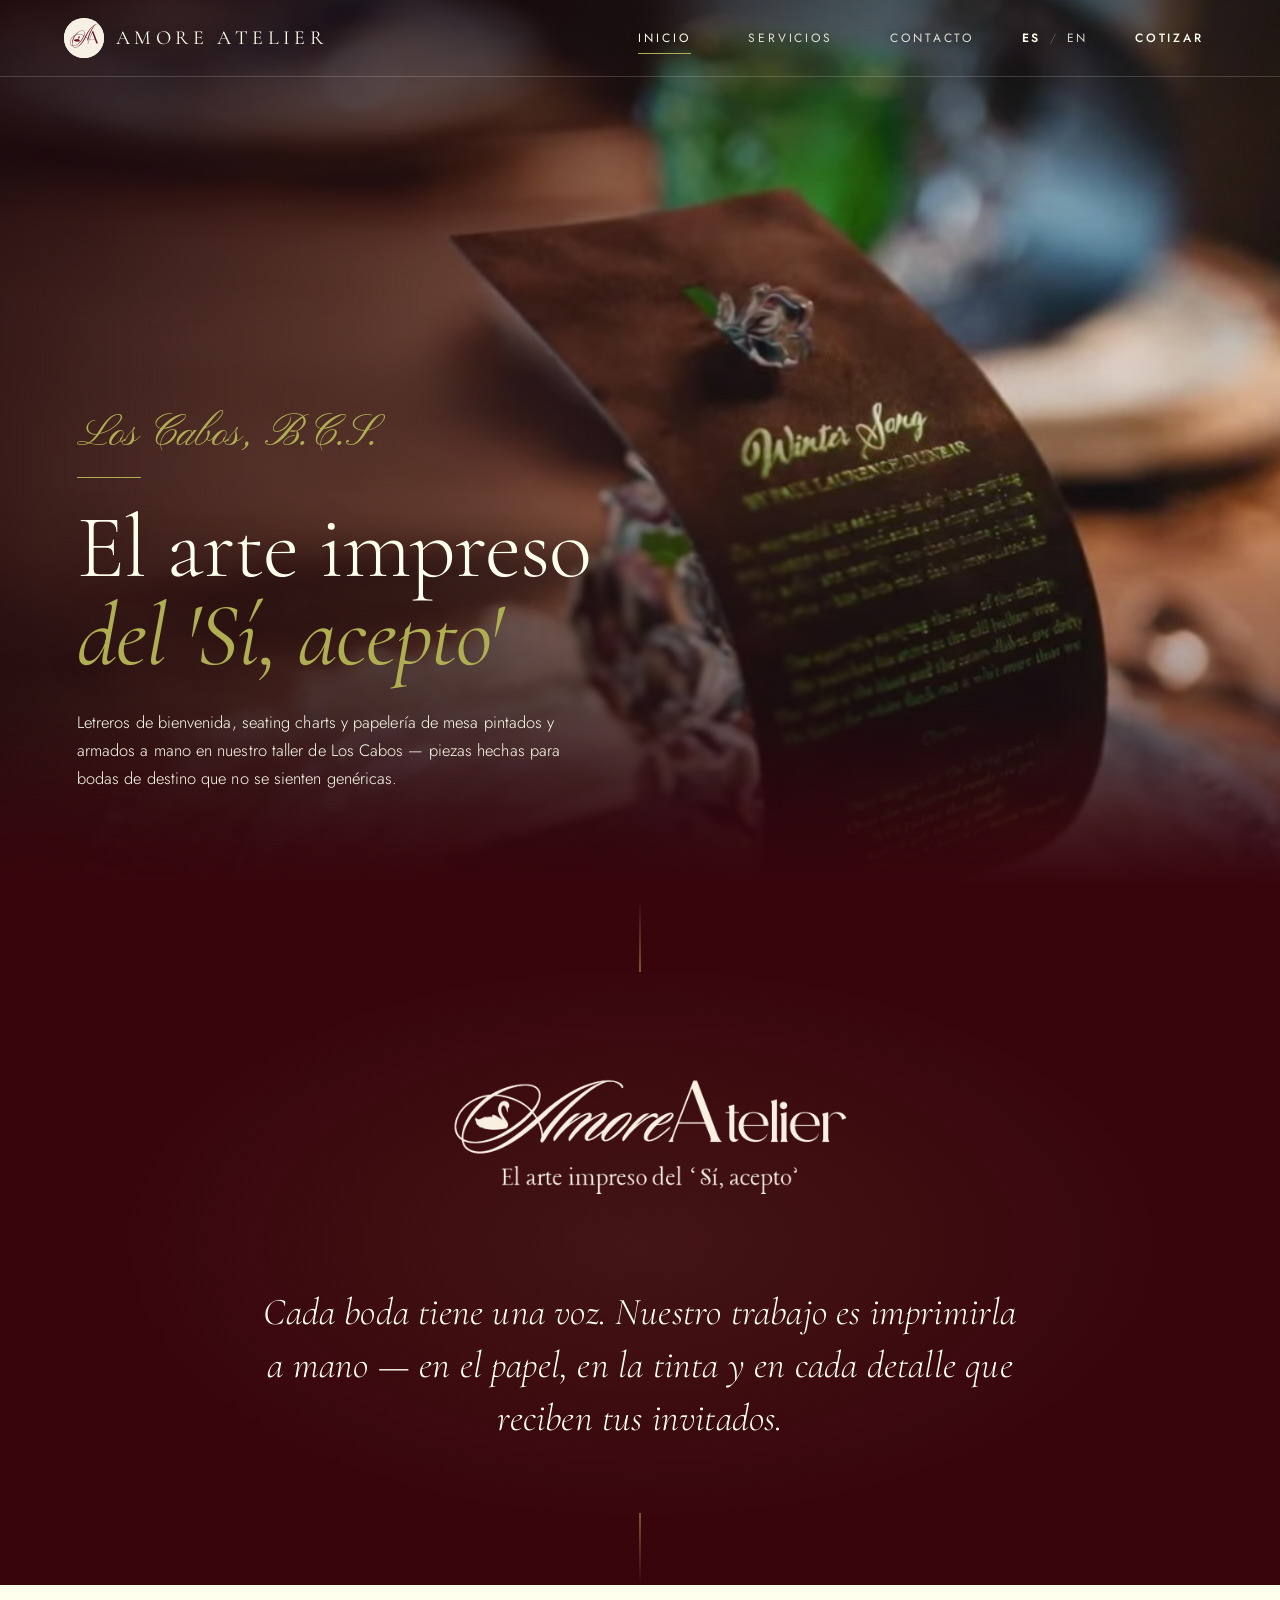
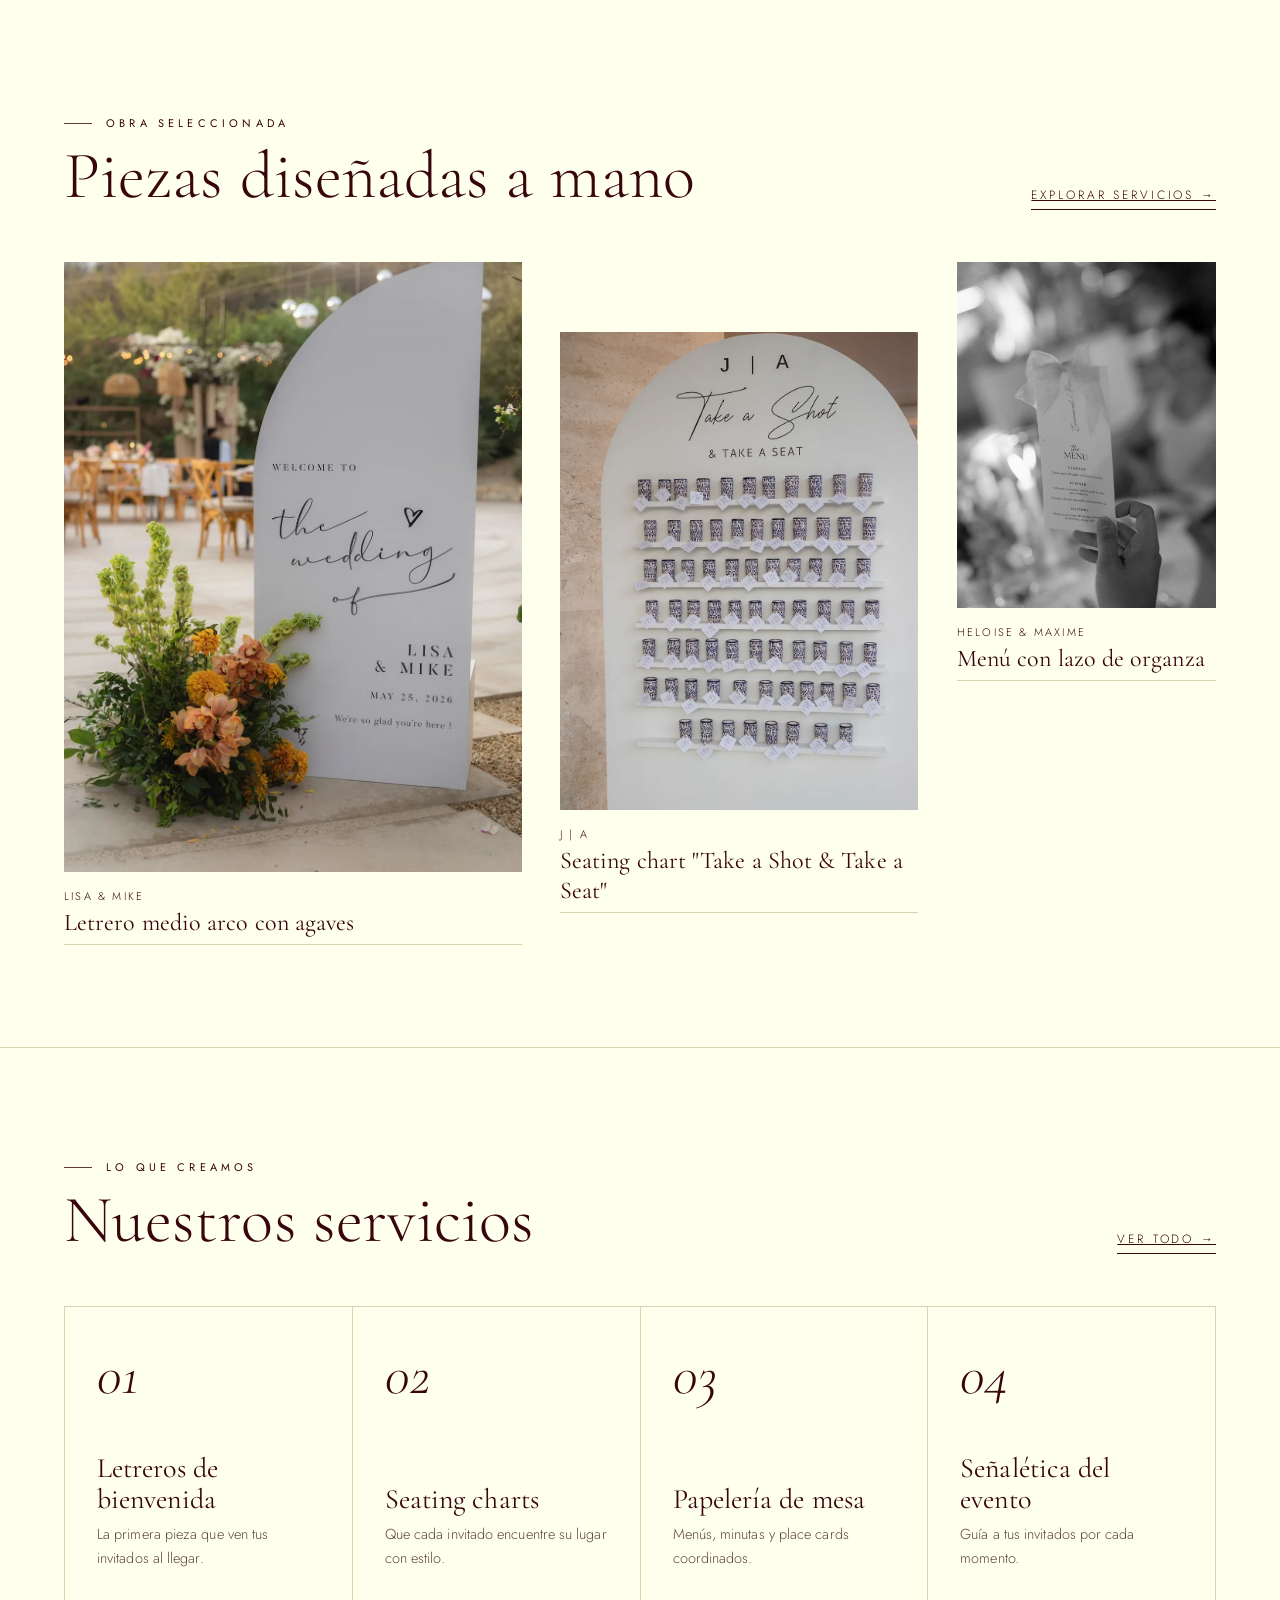
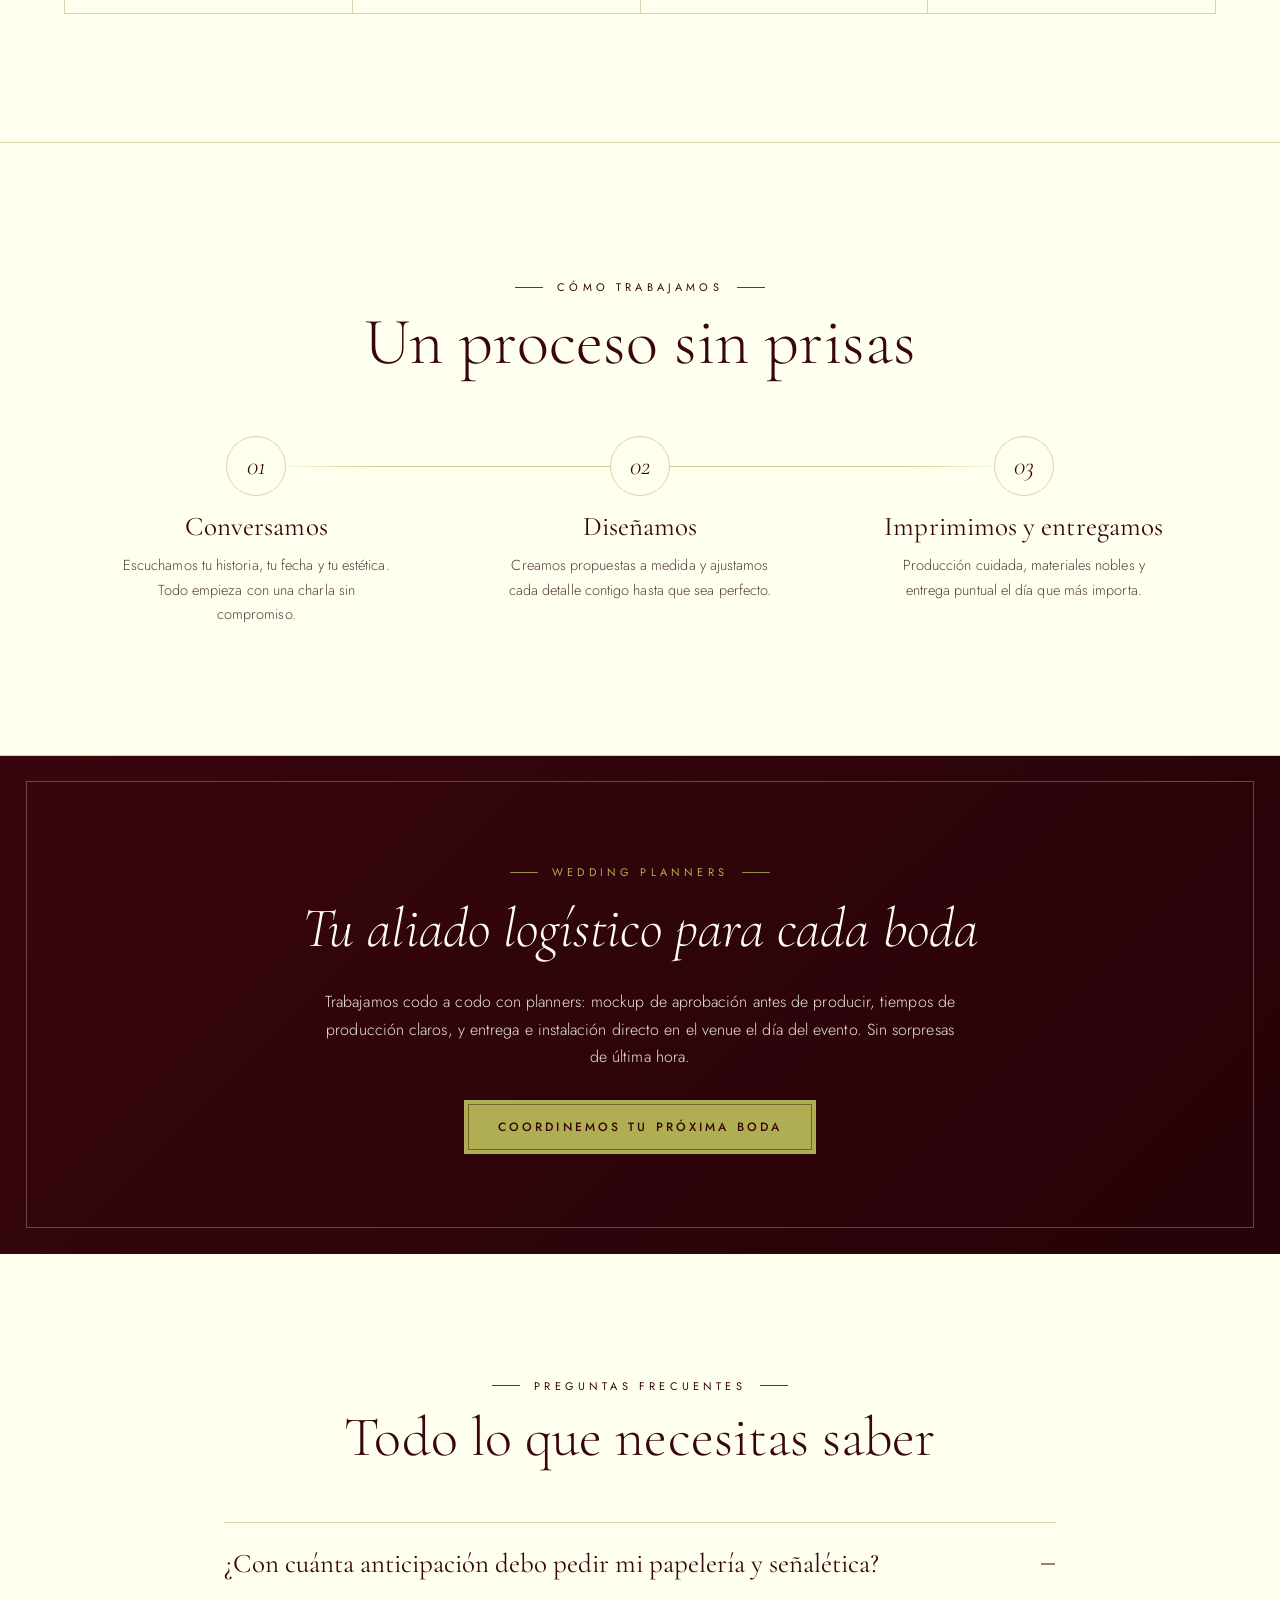
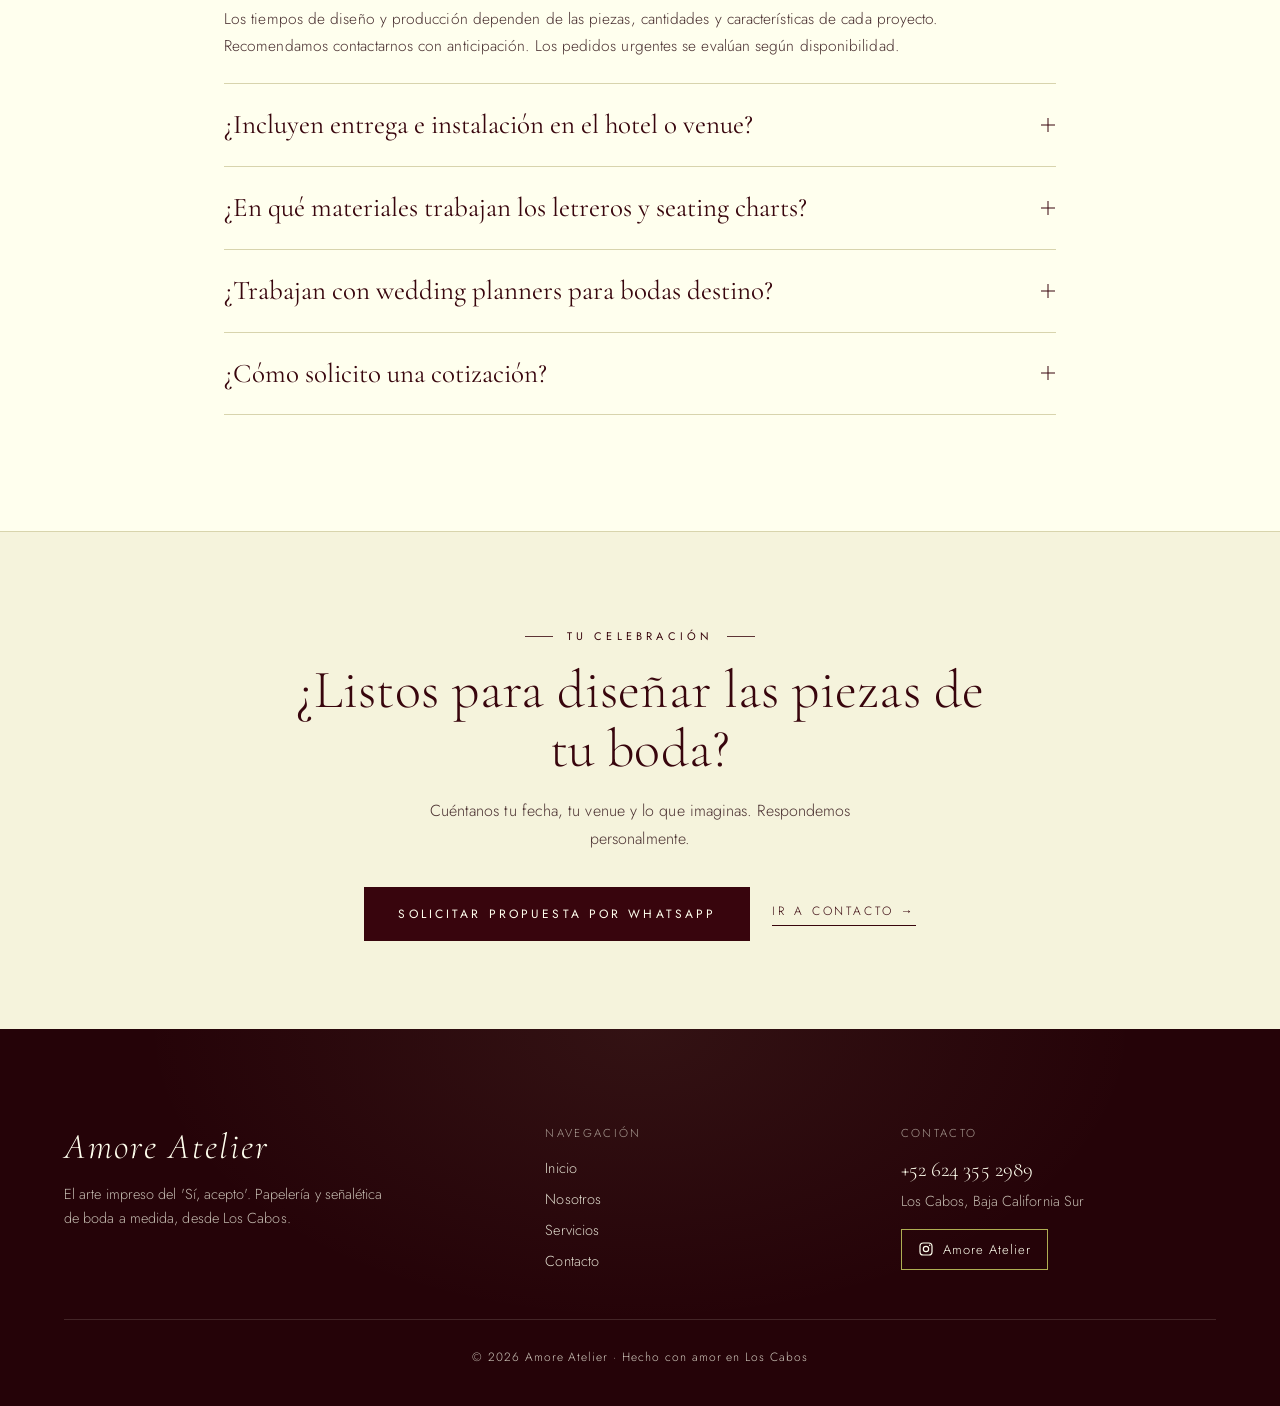
<file: index.html>
<!DOCTYPE html>
<html lang="es">
<head>
<meta charset="utf-8">
<meta name="viewport" content="width=device-width, initial-scale=1">
<link rel="icon" type="image/jpeg" href="assets/monogram.jpeg">

<link rel="preconnect" href="https://fonts.googleapis.com">
<link rel="preconnect" href="https://fonts.gstatic.com" crossorigin>
<link href="https://fonts.googleapis.com/css2?family=Cormorant+Garamond:ital,wght@0,300;0,400;0,500;0,600;1,300;1,400&family=Jost:wght@300;400;500;600&family=Pinyon+Script&display=swap" rel="stylesheet">

<!-- ===================== SEO ===================== -->
<title>Papelería y Señalética de Bodas Los Cabos | Amore Atelier</title>
<meta name="description" content="Piezas hechas a mano para que tu boda en Los Cabos se sienta tuya: letreros de bienvenida, seating charts y menús a medida, con entrega e instalación en tu venue. Cotiza por WhatsApp.">
<meta name="keywords" content="papelería de bodas Los Cabos, letreros de bienvenida boda, seating chart boda, señalética de boda, menús de boda, wedding signage Cabo San Lucas, custom welcome sign Los Cabos, destination wedding stationery, wedding planner Los Cabos, papelería para bodas Baja California Sur">
<meta name="author" content="Amore Atelier">
<meta name="robots" content="index, follow">
<link rel="canonical" href="https://amoreatelierdesign.com/">
<link rel="alternate" hreflang="es" href="https://amoreatelierdesign.com/">
<link rel="alternate" hreflang="en" href="https://amoreatelierdesign.com/en/">
<link rel="alternate" hreflang="x-default" href="https://amoreatelierdesign.com/">
<meta name="geo.region" content="MX-BCS">
<meta name="geo.placename" content="Los Cabos, Baja California Sur">
<meta name="geo.position" content="22.8905;-109.9167">
<meta name="ICBM" content="22.8905, -109.9167">
<meta property="og:type" content="website">
<meta property="og:site_name" content="Amore Atelier">
<meta property="og:locale" content="es_MX">
<meta property="og:locale:alternate" content="en_US">
<meta property="og:title" content="Señalética y papelería para bodas en Los Cabos — letreros, seating charts y menús a medida | Amore Atelier">
<meta property="og:description" content="Piezas hechas a mano para que tu boda en Los Cabos se sienta tuya: letreros de bienvenida, seating charts y menús a medida, con entrega e instalación en tu venue. Cotiza por WhatsApp.">
<meta property="og:url" content="https://amoreatelierdesign.com/">
<meta property="og:image" content="https://amoreatelierdesign.com/assets/hero-poster.jpg">
<meta name="twitter:card" content="summary_large_image">
<meta name="twitter:title" content="Señalética y papelería para bodas en Los Cabos — letreros, seating charts y menús a medida | Amore Atelier">
<meta name="twitter:description" content="Piezas hechas a mano para que tu boda en Los Cabos se sienta tuya: letreros de bienvenida, seating charts y menús a medida, con entrega e instalación en tu venue.">
<meta name="twitter:image" content="https://amoreatelierdesign.com/assets/hero-poster.jpg">
<script type="application/ld+json">
{
  "@context": "https://schema.org",
  "@type": "ProfessionalService",
  "name": "Amore Atelier",
  "description": "Estudio de papelería y señalética de bodas a medida en Los Cabos: letreros de bienvenida, seating charts, papelería de mesa y señalética de evento, con entrega e instalación en el venue.",
  "url": "https://amoreatelierdesign.com/",
  "image": "https://amoreatelierdesign.com/assets/hero-poster.jpg",
  "logo": "https://amoreatelierdesign.com/assets/monogram.jpeg",
  "telephone": "+52 624 355 2989",
  "knowsLanguage": ["es", "en"],
  "founder": [
    { "@type": "Person", "name": "Dariana" },
    { "@type": "Person", "name": "Aldo" }
  ],
  "areaServed": [
    { "@type": "Place", "name": "Los Cabos, Baja California Sur, México" },
    { "@type": "City", "name": "Cabo San Lucas" },
    { "@type": "City", "name": "San José del Cabo" },
    { "@type": "City", "name": "La Paz" }
  ],
  "address": {
    "@type": "PostalAddress",
    "addressLocality": "Los Cabos",
    "addressRegion": "Baja California Sur",
    "addressCountry": "MX"
  },
  "geo": { "@type": "GeoCoordinates", "latitude": 22.8905, "longitude": -109.9167 },
  "sameAs": ["https://www.instagram.com/amoreatelier.design"],
  "makesOffer": [
    { "@type": "Offer", "itemOffered": { "@type": "Service", "name": "Letreros de bienvenida para bodas" } },
    { "@type": "Offer", "itemOffered": { "@type": "Service", "name": "Seating charts para bodas" } },
    { "@type": "Offer", "itemOffered": { "@type": "Service", "name": "Papelería de mesa para bodas" } },
    { "@type": "Offer", "itemOffered": { "@type": "Service", "name": "Señalética de evento para bodas" } }
  ]
}
</script>
<script type="application/ld+json">
{
  "@context": "https://schema.org",
  "@type": "FAQPage",
  "mainEntity": [
    {
      "@type": "Question",
      "name": "¿Con cuánta anticipación debo pedir los letreros y la papelería de mi boda en Los Cabos?",
      "acceptedAnswer": { "@type": "Answer", "text": "Los tiempos de diseño y producción dependen de las piezas, cantidades y características de cada proyecto. Recomendamos contactarnos con anticipación. Los pedidos urgentes se evalúan según disponibilidad." }
    },
    {
      "@type": "Question",
      "name": "¿Incluyen entrega e instalación en el hotel o venue de Los Cabos?",
      "acceptedAnswer": { "@type": "Answer", "text": "Sí. Entregamos e instalamos personalmente tus letreros de bienvenida, seating charts y señalética en hoteles, villas y venues de Los Cabos (Cabo San Lucas y San José del Cabo) y La Paz." }
    },
    {
      "@type": "Question",
      "name": "¿En qué materiales trabajan los letreros de bienvenida y seating charts?",
      "acceptedAnswer": { "@type": "Answer", "text": "Trabajamos gran formato en acrílico, espejo, madera, tela/lino y papel artesanal, además de papelería de mesa (menús, minutas y place cards) en papeles seleccionados con tipografía caligráfica y acabados a medida." }
    },
    {
      "@type": "Question",
      "name": "¿Trabajan con wedding planners para bodas destino?",
      "acceptedAnswer": { "@type": "Answer", "text": "Sí. Colaboramos directamente con wedding planners en Los Cabos y La Paz con mockups digitales para aprobación previa, tiempos de producción claros y montaje coordinado en sitio el día del evento." }
    },
    {
      "@type": "Question",
      "name": "¿Cómo solicito una cotización?",
      "acceptedAnswer": { "@type": "Answer", "text": "Puedes escribirnos directo por WhatsApp al +52 624 355 2989 con la fecha de tu boda, tu venue y las piezas que necesitas. Respondemos personalmente con una propuesta a medida." }
    }
  ]
}
</script>

<link rel="stylesheet" href="css/style.css">
</head>
<body>
<div id="aa-root">
  <a class="aa-skip-link" href="#aa-app">Saltar al contenido</a>

  <!-- ===================== NAV ===================== -->
  <header id="aa-nav">
    <a class="aa-brand" href="./" data-go="inicio">
      <img src="assets/monogram.jpeg" alt="Amore Atelier">
      <span>AMORE ATELIER</span>
    </a>
    <div class="aa-mobile-bar">
      <div class="aa-langswitch aa-langswitch-mobile">
        <button data-site-lang="es" class="is-active">ES</button>
        <button data-site-lang="en">EN</button>
      </div>
      <button class="aa-nav-toggle" id="aa-nav-toggle" aria-label="Abrir menú" aria-expanded="false" aria-controls="aa-navlinks">
        <span></span><span></span><span></span>
      </button>
    </div>
    <nav class="aa-navlinks" id="aa-navlinks">
      <a class="aa-navlink" href="./" data-nav="inicio" data-go="inicio" data-t="navInicio">Inicio</a>
      <a class="aa-navlink" href="./servicios/" data-nav="servicios" data-go="servicios" data-t="navServicios">Servicios</a>
      <a class="aa-navlink aa-hidden" href="portafolio/" data-nav="portafolio" data-go="portafolio" data-t="navPortafolio" data-if="showPortfolio">Portafolio</a>
      <a class="aa-navlink" href="./contacto/" data-nav="contacto" data-go="contacto" data-t="navContacto">Contacto</a>
      <div class="aa-langswitch">
        <button data-site-lang="es" class="is-active">ES</button>
        <button data-site-lang="en">EN</button>
      </div>
      <a class="aa-btn-pill" id="aa-nav-cta" data-if="showNavCta" target="_blank" rel="noopener">
        <span data-t="cotizar">Cotizar</span>
      </a>
    </nav>
  </header>

  <main id="aa-app">

  <!-- ===================== INICIO ===================== -->
  <section class="aa-page" data-page="inicio">
    <div class="aa-hero aa-hero--video">
      <div class="aa-hero-copy">
        <span class="aa-hero-loc script" data-t="heroLoc">Los Cabos, B.C.S.</span>
        <span class="aa-hero-rule" data-hline></span>
        <h1 class="aa-hero-title"><span data-t="heroTitleA">El arte impreso</span><br><em data-t="heroTitleB">del 'Sí, acepto'</em></h1>
        <p class="aa-hero-sub" data-t="heroSub">Letreros de bienvenida, seating charts y papelería de mesa pintados y armados a mano en nuestro taller de Los Cabos — piezas hechas para bodas de destino que no se sienten genéricas.</p>
      </div>
      <div class="aa-hero-media" aria-hidden="true">
        <video class="aa-hero-video" id="aa-hero-video" autoplay muted loop playsinline preload="metadata" data-asset-base="assets/"></video>
        <script>(function(){var v=document.getElementById('aa-hero-video'),m=window.matchMedia&&window.matchMedia('(max-width: 860px), (orientation: portrait) and (max-width: 1024px)').matches,b=v.getAttribute('data-asset-base')||'assets/',r=window.matchMedia&&window.matchMedia('(prefers-reduced-motion: reduce)').matches,s=navigator.connection&&navigator.connection.saveData;v.poster=b+(m?'hero-mobile-poster.jpg':'hero-poster.jpg');v.setAttribute('data-hero-mode',m?'mobile':'desktop');if(!r&&!s){var p=m?'hero-mobile':'hero-video';[['webm','video/webm'],['mp4','video/mp4']].forEach(function(t){var el=document.createElement('source');el.src=b+p+'.'+t[0];el.type=t[1];v.appendChild(el);});}})();</script>
        <div class="aa-hero-veil"></div>
      </div>
    </div>

    <div class="aa-manifesto">
      <img src="assets/wordmark-transparent.png" alt="Amore Atelier" data-reveal>
      <p data-reveal data-t="manifesto">Cada boda tiene una voz. Nuestro trabajo es imprimirla a mano — en el papel, en la tinta y en cada detalle que reciben tus invitados.</p>
    </div>

    <div class="aa-featured" id="aa-featured">
      <div class="aa-section-head" data-reveal>
        <div>
          <span class="aa-eyebrow">Obra seleccionada</span>
          <h2>Piezas diseñadas a mano</h2>
        </div>
        <a class="aa-link-underline" href="servicios/" data-go="servicios">Explorar servicios →</a>
      </div>
      <div class="aa-featured-grid" id="aa-featured-grid"></div>
    </div>

    <div class="aa-services-section">
      <div class="aa-section-head" data-reveal>
        <div>
          <span class="aa-eyebrow" data-t="servEyebrow">Lo que creamos</span>
          <h2 data-t="servTitle">Nuestros servicios</h2>
        </div>
        <a class="aa-link-underline" href="./servicios/" data-go="servicios" data-t="verTodo">Ver todo →</a>
      </div>
      <div class="aa-services-grid" id="aa-services-grid">
        <button class="aa-svc-card aa-svc-card-textonly" type="button">
          <div class="aa-svc-body">
            <span class="aa-svc-n">01</span>
            <h3>Letreros de bienvenida</h3>
            <p>La primera pieza que ven tus invitados al llegar.</p>
          </div>
        </button>
        <button class="aa-svc-card aa-svc-card-textonly" type="button">
          <div class="aa-svc-body">
            <span class="aa-svc-n">02</span>
            <h3>Seating charts</h3>
            <p>Que cada invitado encuentre su lugar con estilo.</p>
          </div>
        </button>
        <button class="aa-svc-card aa-svc-card-textonly" type="button">
          <div class="aa-svc-body">
            <span class="aa-svc-n">03</span>
            <h3>Papelería de mesa</h3>
            <p>Menús, minutas y place cards coordinados.</p>
          </div>
        </button>
        <button class="aa-svc-card aa-svc-card-textonly" type="button">
          <div class="aa-svc-body">
            <span class="aa-svc-n">04</span>
            <h3>Señalética del evento</h3>
            <p>Guía a tus invitados por cada momento.</p>
          </div>
        </button>
      </div>
    </div>

    <div class="aa-process">
      <div class="aa-process-head" data-reveal>
        <span class="aa-eyebrow" data-t="procEyebrow">Cómo trabajamos</span>
        <h2 data-t="procTitle">Un proceso sin prisas</h2>
      </div>
      <div class="aa-process-grid" id="aa-process-grid">
        <div class="aa-step">
          <span class="aa-step-n">01</span>
          <h3>Conversamos</h3>
          <p>Escuchamos tu historia, tu fecha y tu estética. Todo empieza con una charla sin compromiso.</p>
        </div>
        <div class="aa-step">
          <span class="aa-step-n">02</span>
          <h3>Diseñamos</h3>
          <p>Creamos propuestas a medida y ajustamos cada detalle contigo hasta que sea perfecto.</p>
        </div>
        <div class="aa-step">
          <span class="aa-step-n">03</span>
          <h3>Imprimimos y entregamos</h3>
          <p>Producción cuidada, materiales nobles y entrega puntual el día que más importa.</p>
        </div>
      </div>
    </div>

    <div class="aa-cta-band aa-planners-band">
      <span class="aa-eyebrow" data-t="plannersEyebrow">Wedding planners</span>
      <h2 data-t="plannersTitle">Tu aliado logístico para cada boda</h2>
      <p data-t="plannersText">Trabajamos codo a codo con planners: mockup de aprobación antes de producir, tiempos de producción claros, y entrega e instalación directo en el venue el día del evento. Sin sorpresas de última hora.</p>
      <a class="aa-btn-solid-lg" id="aa-planners-cta" target="_blank" rel="noopener" data-t="plannersCta">Coordinemos tu próxima boda</a>
    </div>

    <div class="aa-faq" id="aa-faq">
      <div class="aa-faq-head" data-reveal>
        <span class="aa-eyebrow">Preguntas frecuentes</span>
        <h2>Todo lo que necesitas saber</h2>
      </div>
      <div class="aa-faq-list" data-reveal>
        <div class="aa-faq-item is-open">
          <button class="aa-faq-q" type="button" data-faq-btn aria-expanded="true"><span>¿Con cuánta anticipación debo pedir mi papelería y señalética?</span><span class="aa-faq-icon" aria-hidden="true"></span></button>
          <div class="aa-faq-a"><div><p>Los tiempos de diseño y producción dependen de las piezas, cantidades y características de cada proyecto. Recomendamos contactarnos con anticipación. Los pedidos urgentes se evalúan según disponibilidad.</p></div></div>
        </div>
        <div class="aa-faq-item">
          <button class="aa-faq-q" type="button" data-faq-btn aria-expanded="false"><span>¿Incluyen entrega e instalación en el hotel o venue?</span><span class="aa-faq-icon" aria-hidden="true"></span></button>
          <div class="aa-faq-a"><div><p>Sí. Entregamos e instalamos personalmente tus letreros de bienvenida, seating charts y señalética en hoteles, villas y venues de Los Cabos (Cabo San Lucas y San José del Cabo) y La Paz.</p></div></div>
        </div>
        <div class="aa-faq-item">
          <button class="aa-faq-q" type="button" data-faq-btn aria-expanded="false"><span>¿En qué materiales trabajan los letreros y seating charts?</span><span class="aa-faq-icon" aria-hidden="true"></span></button>
          <div class="aa-faq-a"><div><p>Trabajamos gran formato en acrílico, espejo, madera, lino y papel artesanal, además de papelería de mesa (menús, minutas y place cards) en papeles seleccionados con tipografía caligráfica y acabados a medida.</p></div></div>
        </div>
        <div class="aa-faq-item">
          <button class="aa-faq-q" type="button" data-faq-btn aria-expanded="false"><span>¿Trabajan con wedding planners para bodas destino?</span><span class="aa-faq-icon" aria-hidden="true"></span></button>
          <div class="aa-faq-a"><div><p>Sí. Colaboramos directamente con wedding planners en Los Cabos y La Paz con mockups digitales para aprobación previa, tiempos de producción claros y montaje coordinado en sitio el día del evento.</p></div></div>
        </div>
        <div class="aa-faq-item">
          <button class="aa-faq-q" type="button" data-faq-btn aria-expanded="false"><span>¿Cómo solicito una cotización?</span><span class="aa-faq-icon" aria-hidden="true"></span></button>
          <div class="aa-faq-a"><div><p>Escríbenos por WhatsApp al +52 624 355 2989 con la fecha de tu boda, tu venue y las piezas que imaginas. Respondemos personalmente con una propuesta a medida.</p></div></div>
        </div>
      </div>
    </div>

    <div class="aa-closing">
      <span class="aa-eyebrow" data-t="closingEyebrow">Tu celebración</span>
      <h2 data-t="closingTitle">¿Listos para diseñar las piezas de tu boda?</h2>
      <p data-t="closingText">Cuéntanos tu fecha, tu venue y lo que imaginas. Respondemos personalmente.</p>
      <div class="aa-closing-actions">
        <a class="aa-btn-solid-lg" id="aa-closing-wa" target="_blank" rel="noopener" data-t="closingWa">Solicitar propuesta por WhatsApp</a>
        <a class="aa-link-underline" href="contacto/" data-go="contacto" data-t="closingContact">Ir a Contacto →</a>
      </div>
    </div>
  </section>

  <!-- ===================== NOSOTROS ===================== -->
  <section class="aa-page aa-page-top-pad aa-hidden" data-page="nosotros">
    <div class="aa-page-head">
      <span class="aa-eyebrow" data-t="ebNosotros">Nosotros</span>
    </div>

    <div class="aa-about-block1" data-reveal>
      <div>
        <h2 data-t="aboutHeading">Sobre nosotros</h2>
        <p data-t="aboutBody1">Amore Atelier nació de una pasión por el diseño, el amor y, por supuesto, las bodas. Nos encanta dar vida a las ideas de cada pareja, transformándolas en piezas pensadas con intención y significado que realzan su día especial.</p>
        <p data-t="aboutBody2">Nuestro trabajo se centra en crear armonía, equilibrio estético, coherencia y personalidad, cuidando que cada detalle se sienta refinado y bellamente conectado.</p>
        <p data-t="aboutBody3">Para nosotros es esencial que cada pareja se sienta escuchada, acompañada y segura de que su visión será cuidadosamente traducida en el día de su boda, con atención y cariño.</p>
      </div>
      <div id="aa-about1-slot"></div>
    </div>

    <div class="aa-about-block2">
      <div class="aa-about-block2-inner">
        <div class="aa-about-frame" data-reveal>
          <div class="aa-about-frame-inner">
            <div id="aa-about2-slot"></div>
          </div>
        </div>
        <div class="aa-founders" data-reveal>
          <h2 data-t="aboutHeading2">El equipo detrás</h2>
          <p><span data-t="aboutFoundersLead">Detrás de este proyecto están</span> <strong data-t="aboutFoundersNames">Dariana &amp; Aldo</strong><span data-t="aboutFoundersRest">, quienes trabajan mano a mano para crear propuestas visuales donde cada detalle refleja profesionalismo, sensibilidad y cariño genuino.</span></p>
          <span class="aa-heart">♥</span>
        </div>
      </div>
    </div>

    <div class="aa-cta-band">
      <h2 data-t="svcCtaTitle">¿Empezamos tu papelería?</h2>
      <a class="aa-btn-solid-lg" id="aa-about-cta" target="_blank" rel="noopener" data-t="ctaWhatsapp">Escríbenos por WhatsApp</a>
    </div>
  </section>

  <!-- ===================== SERVICIOS ===================== -->
  <section class="aa-page aa-page-top-pad aa-hidden" data-page="servicios">
    <div class="aa-page-head">
      <span class="aa-eyebrow" data-t="ebServicios">Servicios</span>
      <h2 data-t="svcPageTitle">Todo lo impreso de tu boda</h2>
      <p data-t="svcPageIntro">Diseño a medida, papeles seleccionados y acabados cuidados. Cada pieza se coordina para que tu evento se sienta de una sola pieza.</p>
    </div>
    <div class="aa-svc-rows" id="aa-svc-rows">
      <div class="aa-svc-row">
        <div>
          <span class="aa-svc-row-n">01</span>
          <h2>Letreros de bienvenida</h2>
          <p>Grandes formatos en acrílico, espejo, madera o papel, trabajados con tipografía caligráfica y acabados a medida en nuestro taller. El primer vistazo que anuncia el tono de tu celebración desde la entrada del venue.</p>
          <ul class="aa-tag-list"><li>Acrílico</li><li>Espejo</li><li>Tipografía caligráfica</li><li>Gran formato</li></ul>
        </div>
      </div>
      <div class="aa-svc-row">
        <div>
          <span class="aa-svc-row-n">02</span>
          <h2>Seating charts</h2>
          <p>Planos de mesa claros y bellos: por mesa, alfabético o por familia, con instalación resuelta el día del evento para que no sea un pendiente tuyo.</p>
          <ul class="aa-tag-list"><li>Por mesa</li><li>Alfabético</li><li>Impreso</li><li>Montaje</li></ul>
        </div>
      </div>
      <div class="aa-svc-row">
        <div>
          <span class="aa-svc-row-n">03</span>
          <h2>Papelería de mesa</h2>
          <p>Menús, minutas, place cards, números de mesa y libros de votos: tu day-of stationery coordinada en un mismo lenguaje visual, lista para tu venue.</p>
          <ul class="aa-tag-list"><li>Menús</li><li>Minutas</li><li>Place cards</li><li>Números</li></ul>
        </div>
      </div>
      <div class="aa-svc-row">
        <div>
          <span class="aa-svc-row-n">04</span>
          <h2>Señalética del evento</h2>
          <p>Ceremonia, cóctel, cena y fiesta: señales, letreros direccionales y detalles instalados en sitio para que todo fluya sin una sola duda.</p>
          <ul class="aa-tag-list"><li>Direccionales</li><li>Programa</li><li>Bar</li><li>Detalles</li></ul>
        </div>
      </div>
    </div>
    <div class="aa-svc-cta-wrap">
      <div class="aa-cta-band">
        <h2 data-t="svcCtaTitle">¿Empezamos tu papelería?</h2>
        <a class="aa-btn-solid-lg" id="aa-svc-cta" target="_blank" rel="noopener" data-t="ctaWhatsapp">Escríbenos por WhatsApp</a>
      </div>
    </div>
  </section>

  <!-- ===================== PORTAFOLIO ===================== -->
  <section class="aa-page aa-page-top-pad aa-hidden" data-page="portafolio">
    <div class="aa-page-head">
      <span class="aa-eyebrow" data-t="ebPortafolio">Portafolio</span>
      <h2 data-t="portTitle">Bodas que hemos vestido</h2>
    </div>
    <div class="aa-filters" id="aa-filters"></div>
    <div class="aa-gallery" id="aa-gallery"></div>
  </section>

  <!-- ===================== CONTACTO ===================== -->
  <section class="aa-page aa-page-top-pad aa-hidden" data-page="contacto">
    <div class="aa-contact-grid">
      <div>
        <span class="aa-eyebrow" data-t="ebContacto">Contacto</span>
        <h2 data-t="contactTitle">Hablemos de tu boda</h2>
        <p data-t="contactIntro">Cuéntanos tu fecha y lo que imaginas. Respondemos personalmente, sin plantillas.</p>
        <a class="aa-wa-card" id="aa-contact-wa" target="_blank" rel="noopener">
          <span><span class="aa-wa-label" data-t="waLabel">WhatsApp</span><span class="aa-wa-number">+52 624 355 2989</span></span>
        </a>
        <div class="aa-info-cards">
          <div class="aa-info-card">
            <span class="aa-info-label" data-t="lEstudio">Estudio</span>
            <span class="aa-info-value" data-t="estudioVal">Los Cabos, B.C.S.</span>
          </div>
          <div class="aa-info-card">
            <span class="aa-info-label" data-t="lCobertura">Cobertura</span>
            <span class="aa-info-value" data-t="coberturaVal">Los Cabos y La Paz</span>
          </div>
        </div>
      </div>
      <div class="aa-form-card">
        <h2 data-t="formTitle">Solicita tu cotización</h2>
        <label class="aa-field-label" data-t="fNombre">Nombre</label>
        <input class="aa-input" id="aa-f-nombre" type="text">
        <label class="aa-field-label" data-t="fFecha">Fecha de la boda</label>
        <input class="aa-input" id="aa-f-fecha" type="text">
        <label class="aa-field-label" data-t="fVenue">Venue o zona del evento (opcional)</label>
        <input class="aa-input" id="aa-f-venue" type="text">
        <label class="aa-field-label" data-t="fServicio">Servicio de interés</label>
        <select class="aa-select" id="aa-f-servicio">
          <option>Letreros de bienvenida</option>
          <option>Seating chart</option>
          <option>Papelería de mesa</option>
          <option>Señalética del evento</option>
          <option>Todo lo anterior</option>
        </select>
        <label class="aa-field-label" data-t="fMensaje">Mensaje</label>
        <textarea class="aa-textarea" id="aa-f-mensaje" rows="4"></textarea>
        <a class="aa-form-submit" id="aa-f-submit" target="_blank" rel="noopener" data-t="fEnviar">Enviar por WhatsApp</a>
      </div>
    </div>
  </section>

  </main>

  <!-- ===================== FOOTER ===================== -->
  <footer id="aa-footer">
    <div class="aa-footer-grid">
      <div>
        <h3>Amore Atelier</h3>
        <p data-t="footerDesc">El arte impreso del 'Sí, acepto'. Papelería y señalética de boda a medida, desde Los Cabos.</p>
      </div>
      <div>
        <span class="aa-footer-col-label" data-t="footNav">Navegación</span>
        <div class="aa-footer-links">
          <a href="./" data-go="inicio" data-t="navInicio">Inicio</a>
          <a href="./nosotros/" data-go="nosotros" data-t="navNosotros">Nosotros</a>
          <a href="./servicios/" data-go="servicios" data-t="navServicios">Servicios</a>
          <a class="aa-hidden" href="portafolio/" data-go="portafolio" data-t="navPortafolio" data-if="showPortfolio">Portafolio</a>
          <a href="./contacto/" data-go="contacto" data-t="navContacto">Contacto</a>
        </div>
      </div>
      <div>
        <span class="aa-footer-col-label" data-t="footContacto">Contacto</span>
        <a class="aa-footer-wa" id="aa-footer-wa" target="_blank" rel="noopener">+52 624 355 2989</a>
        <span class="aa-footer-loc">Los Cabos, Baja California Sur</span>
        <a class="aa-ig-btn" href="https://www.instagram.com/amoreatelier.design" target="_blank" rel="noopener">
          <svg width="16" height="16" viewBox="0 0 24 24" fill="none" stroke="currentColor" stroke-width="1.8"><rect x="3" y="3" width="18" height="18" rx="5"></rect><circle cx="12" cy="12" r="4"></circle><circle cx="17.5" cy="6.5" r="1.1" fill="currentColor" stroke="none"></circle></svg>
          Amore Atelier
        </a>
      </div>
    </div>
    <div class="aa-footer-bottom">
      <span data-t="copyright">© 2026 Amore Atelier · Hecho con amor en Los Cabos</span>
    </div>
  </footer>

</div>

<script>window.AA_SITE_LANG = 'es'; window.AA_ASSET_BASE = ''; window.AA_LANG_BASE = './'; window.AA_SITE_BASE = ''; window.AA_ADMIN_BASE = 'admin/'; window.AA_ALT_LANG_URL = 'en/';</script>
<script src="js/content.js" defer></script>
<script src="js/imageslot.js" defer></script>
<script src="js/app.js" defer></script>
</body>
</html>
</file>
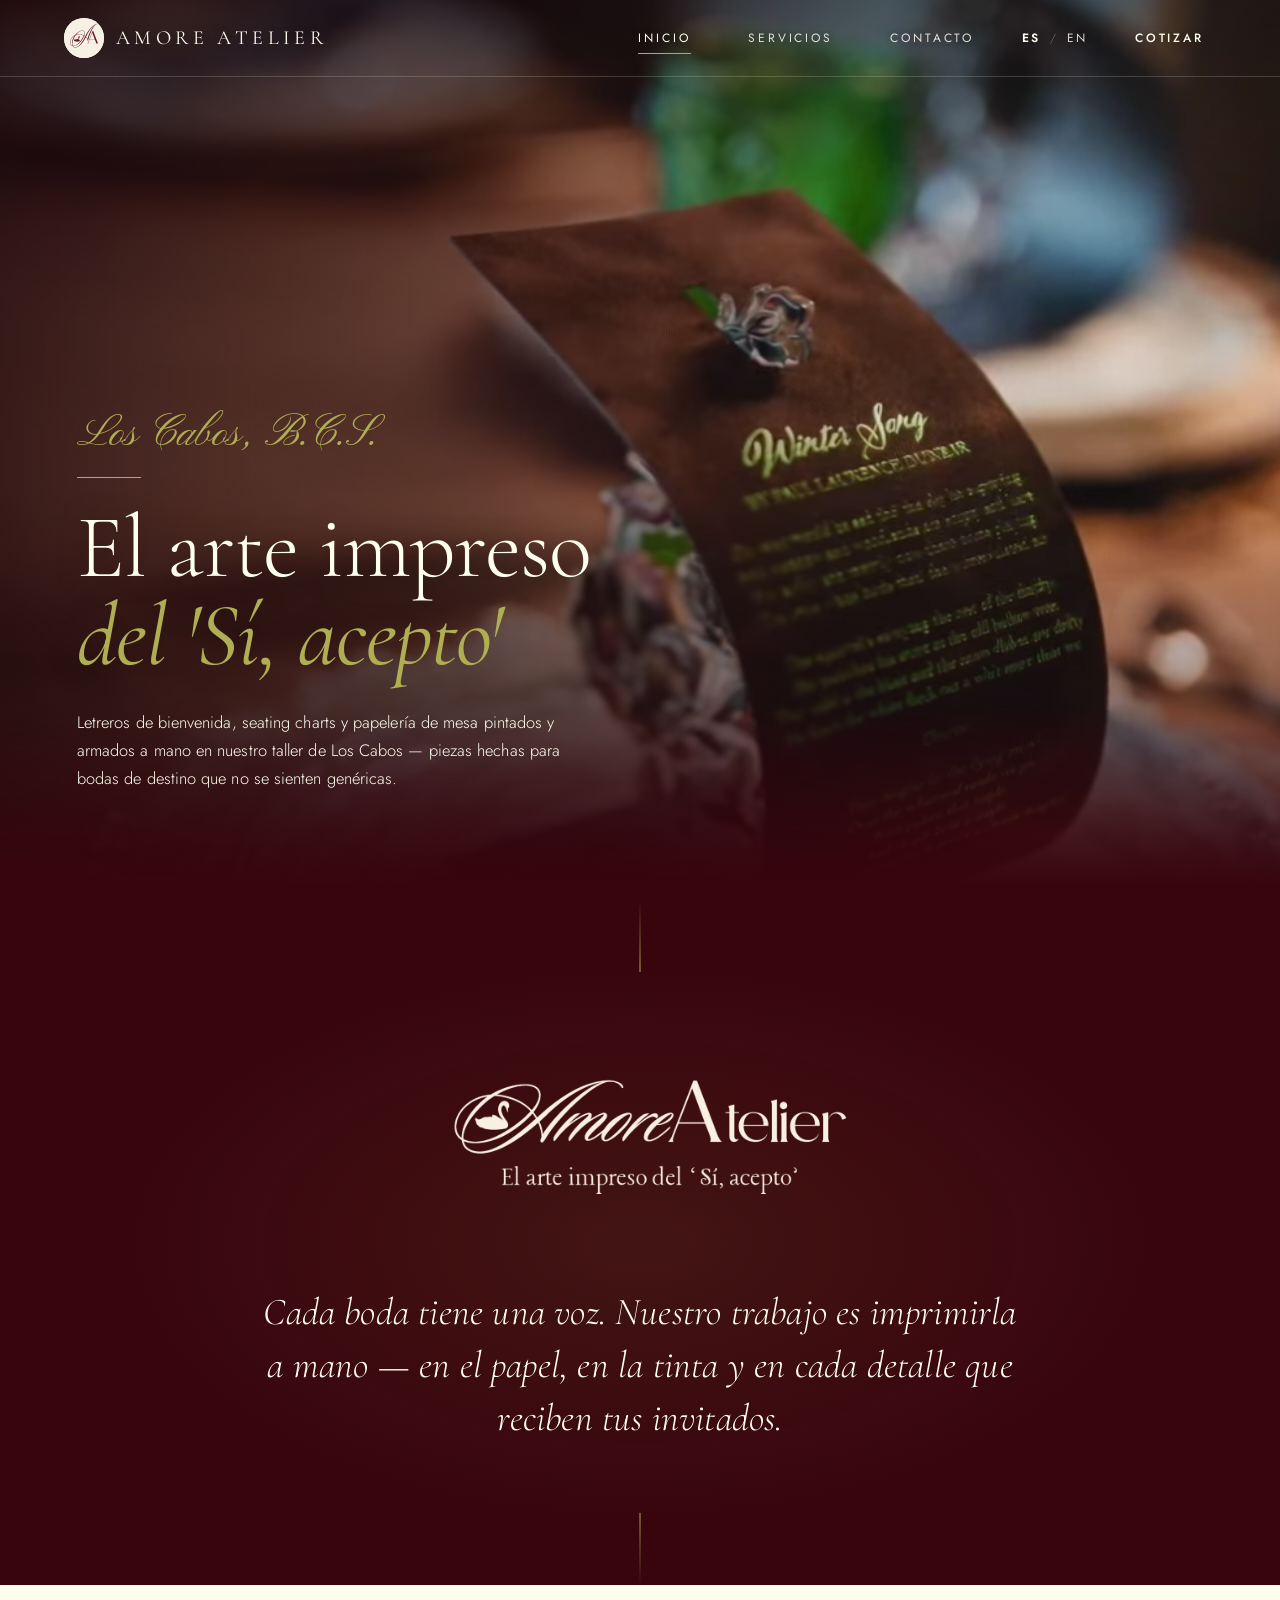
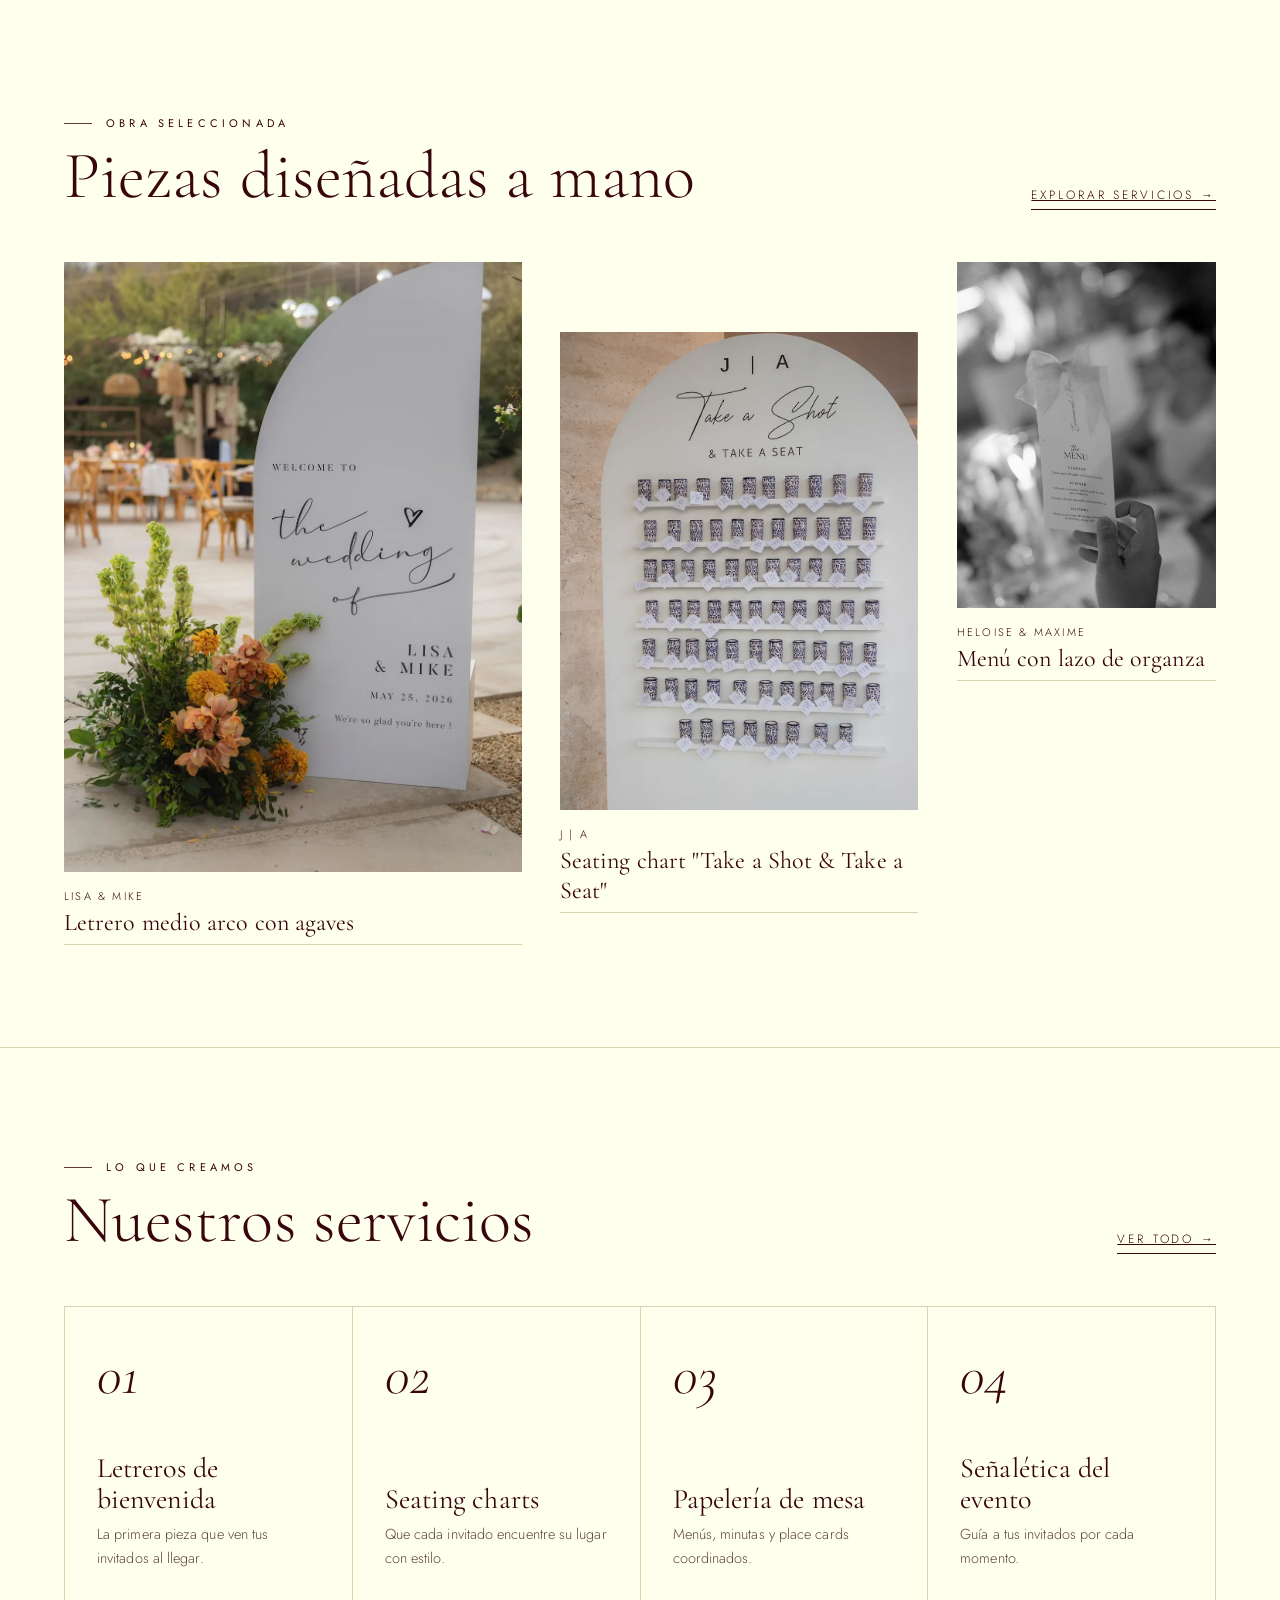
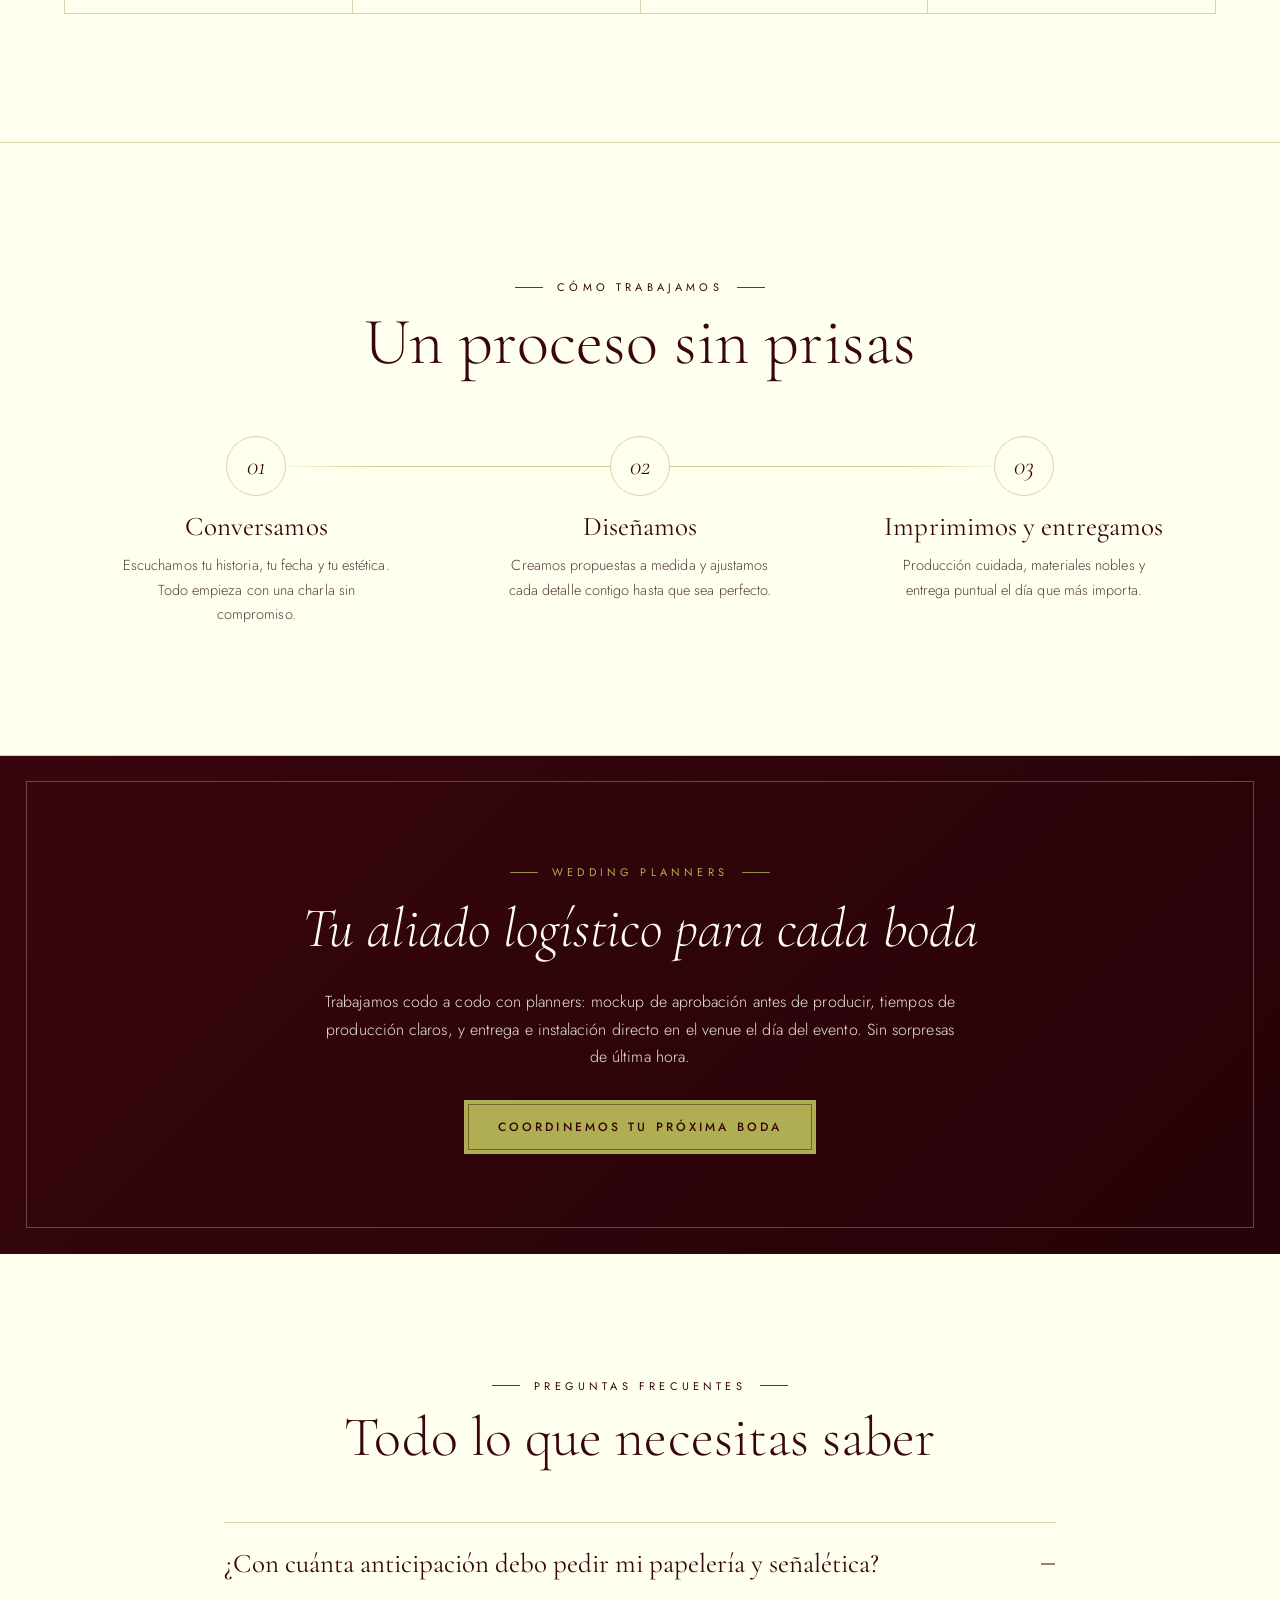
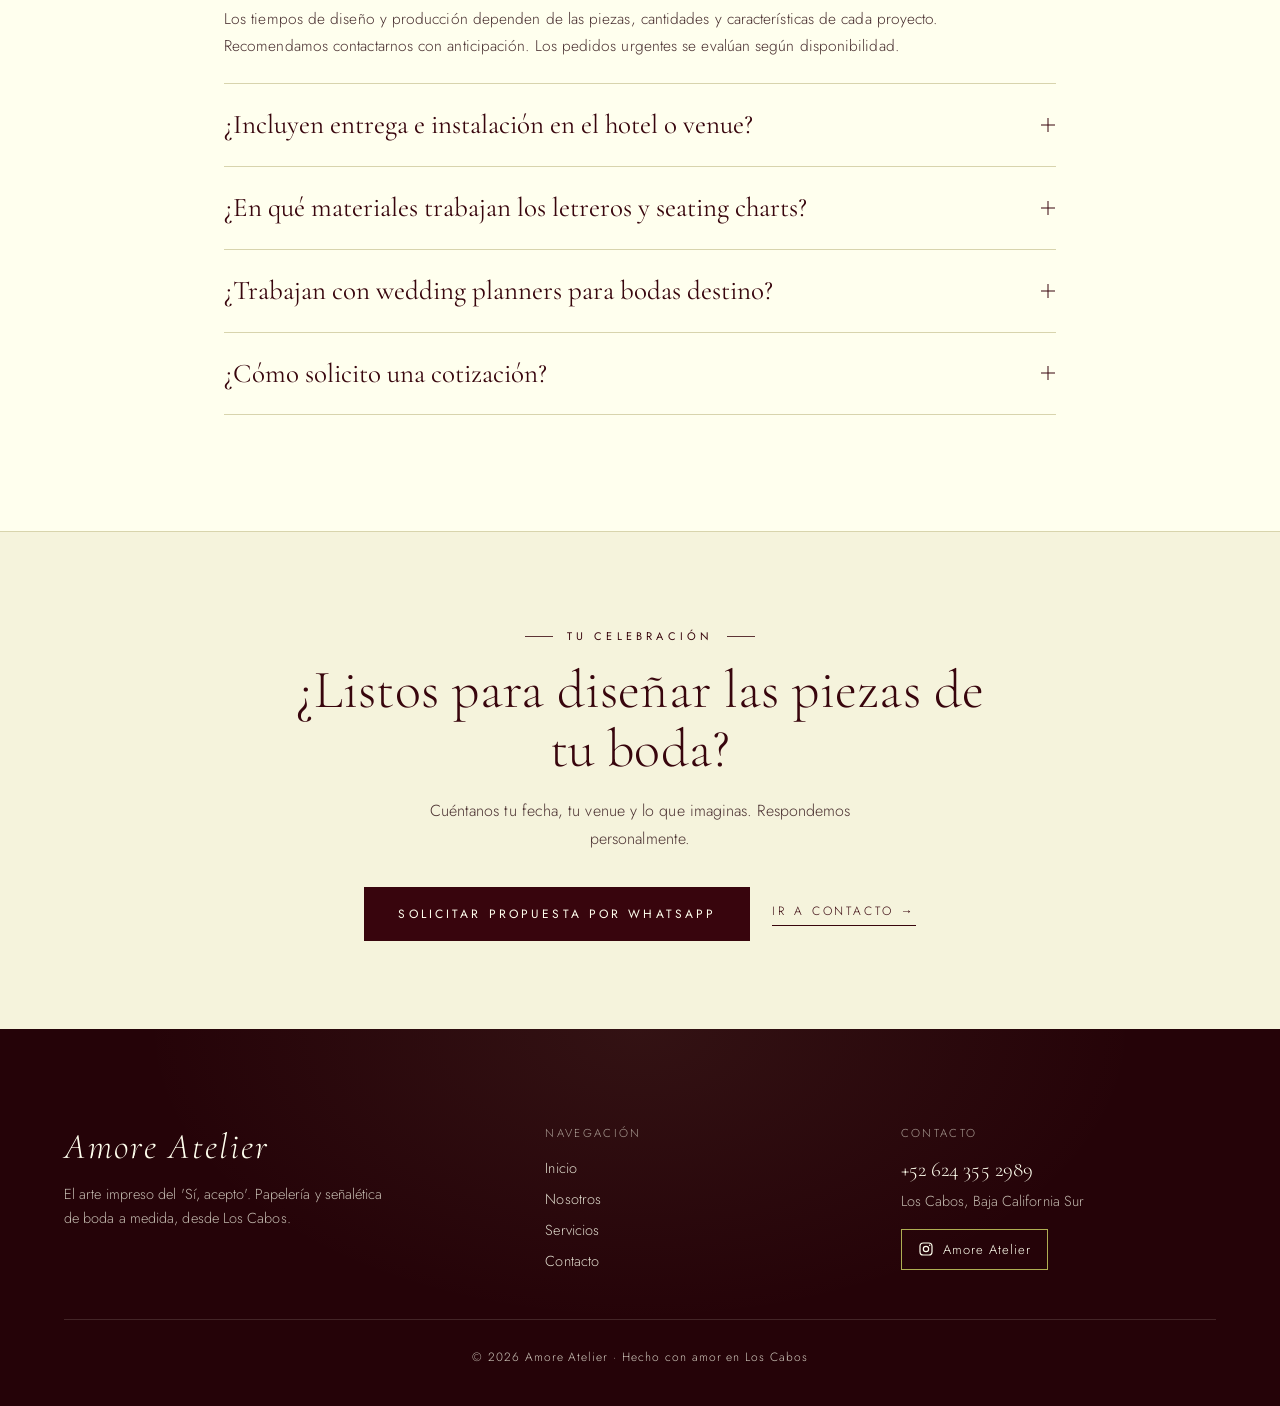
<file: admin/index.html>
<!DOCTYPE html>
<html lang="es">
<head>
<meta charset="utf-8">
<meta name="robots" content="noindex, nofollow">
<meta http-equiv="refresh" content="0; url=../">
<title>Amore Atelier</title>
<script>location.replace('../');</script>
</head>
<body>
<p>Redirigiendo a <a href="../">Amore Atelier</a>…</p>
</body>
</html>
</file>
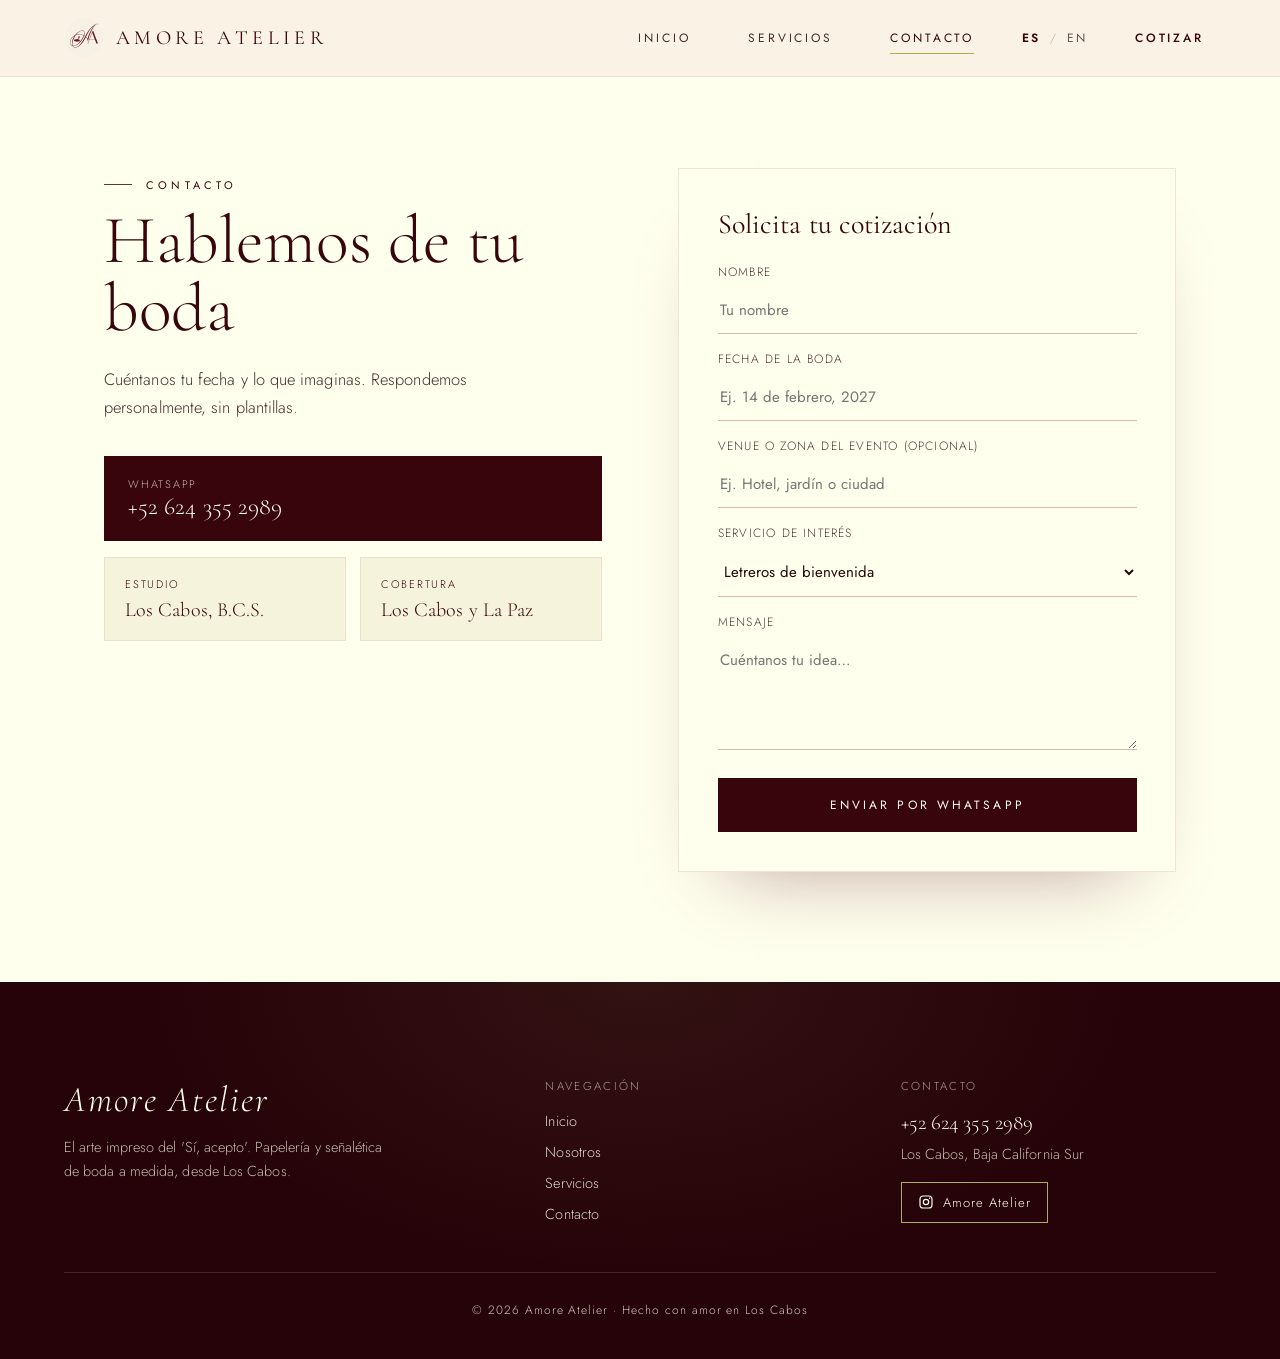
<file: contacto/index.html>
<!DOCTYPE html>
<html lang="es">
<head>
<meta charset="utf-8">
<meta name="viewport" content="width=device-width, initial-scale=1">
<link rel="icon" type="image/jpeg" href="../assets/monogram.jpeg">

<link rel="preconnect" href="https://fonts.googleapis.com">
<link rel="preconnect" href="https://fonts.gstatic.com" crossorigin>
<link href="https://fonts.googleapis.com/css2?family=Cormorant+Garamond:ital,wght@0,300;0,400;0,500;0,600;1,300;1,400&family=Jost:wght@300;400;500;600&family=Pinyon+Script&display=swap" rel="stylesheet">

<!-- ===================== SEO ===================== -->
<title>Cotiza tu Papelería de Boda · Los Cabos | Amore Atelier</title>
<meta name="description" content="Solicita tu cotización por WhatsApp para letreros de bienvenida, seating charts y papelería de boda en Los Cabos y La Paz.">
<meta name="keywords" content="papelería de bodas Los Cabos, letreros de bienvenida boda, seating chart boda, señalética de boda, menús de boda, wedding signage Cabo San Lucas, custom welcome sign Los Cabos, destination wedding stationery, wedding planner Los Cabos, papelería para bodas Baja California Sur">
<meta name="author" content="Amore Atelier">
<meta name="robots" content="index, follow">
<link rel="canonical" href="https://amoreatelierdesign.com/contacto/">
<link rel="alternate" hreflang="es" href="https://amoreatelierdesign.com/contacto/">
<link rel="alternate" hreflang="en" href="https://amoreatelierdesign.com/en/contact/">
<link rel="alternate" hreflang="x-default" href="https://amoreatelierdesign.com/contacto/">
<meta name="geo.region" content="MX-BCS">
<meta name="geo.placename" content="Los Cabos, Baja California Sur">
<meta name="geo.position" content="22.8905;-109.9167">
<meta name="ICBM" content="22.8905, -109.9167">
<meta property="og:type" content="website">
<meta property="og:site_name" content="Amore Atelier">
<meta property="og:locale" content="es_MX">
<meta property="og:locale:alternate" content="en_US">
<meta property="og:title" content="Cotiza tu Papelería de Boda · Los Cabos | Amore Atelier">
<meta property="og:description" content="Solicita tu cotización por WhatsApp para letreros de bienvenida, seating charts y papelería de boda en Los Cabos y La Paz.">
<meta property="og:url" content="https://amoreatelierdesign.com/contacto/">
<meta property="og:image" content="https://amoreatelierdesign.com/assets/hero-poster.jpg">
<meta name="twitter:card" content="summary_large_image">
<meta name="twitter:title" content="Cotiza tu Papelería de Boda · Los Cabos | Amore Atelier">
<meta name="twitter:description" content="Solicita tu cotización por WhatsApp para letreros de bienvenida, seating charts y papelería de boda en Los Cabos y La Paz.">
<meta name="twitter:image" content="https://amoreatelierdesign.com/assets/hero-poster.jpg">
<script type="application/ld+json">
{
  "@context": "https://schema.org",
  "@type": "ProfessionalService",
  "name": "Amore Atelier",
  "description": "Estudio de papelería y señalética de bodas a medida en Los Cabos: letreros de bienvenida, seating charts, papelería de mesa y señalética de evento, con entrega e instalación en el venue.",
  "url": "https://amoreatelierdesign.com/",
  "image": "https://amoreatelierdesign.com/assets/hero-poster.jpg",
  "logo": "https://amoreatelierdesign.com/assets/monogram.jpeg",
  "telephone": "+52 624 355 2989",
  "knowsLanguage": ["es", "en"],
  "founder": [
    { "@type": "Person", "name": "Dariana" },
    { "@type": "Person", "name": "Aldo" }
  ],
  "areaServed": [
    { "@type": "Place", "name": "Los Cabos, Baja California Sur, México" },
    { "@type": "City", "name": "Cabo San Lucas" },
    { "@type": "City", "name": "San José del Cabo" },
    { "@type": "City", "name": "La Paz" }
  ],
  "address": {
    "@type": "PostalAddress",
    "addressLocality": "Los Cabos",
    "addressRegion": "Baja California Sur",
    "addressCountry": "MX"
  },
  "geo": { "@type": "GeoCoordinates", "latitude": 22.8905, "longitude": -109.9167 },
  "sameAs": ["https://www.instagram.com/amoreatelier.design"],
  "makesOffer": [
    { "@type": "Offer", "itemOffered": { "@type": "Service", "name": "Letreros de bienvenida para bodas" } },
    { "@type": "Offer", "itemOffered": { "@type": "Service", "name": "Seating charts para bodas" } },
    { "@type": "Offer", "itemOffered": { "@type": "Service", "name": "Papelería de mesa para bodas" } },
    { "@type": "Offer", "itemOffered": { "@type": "Service", "name": "Señalética de evento para bodas" } }
  ]
}
</script>
<script type="application/ld+json">
{
  "@context": "https://schema.org",
  "@type": "FAQPage",
  "mainEntity": [
    {
      "@type": "Question",
      "name": "¿Con cuánta anticipación debo pedir los letreros y la papelería de mi boda en Los Cabos?",
      "acceptedAnswer": { "@type": "Answer", "text": "Los tiempos de diseño y producción dependen de las piezas, cantidades y características de cada proyecto. Recomendamos contactarnos con anticipación. Los pedidos urgentes se evalúan según disponibilidad." }
    },
    {
      "@type": "Question",
      "name": "¿Incluyen entrega e instalación en el hotel o venue de Los Cabos?",
      "acceptedAnswer": { "@type": "Answer", "text": "Sí. Entregamos e instalamos personalmente tus letreros de bienvenida, seating charts y señalética en hoteles, villas y venues de Los Cabos (Cabo San Lucas y San José del Cabo) y La Paz." }
    },
    {
      "@type": "Question",
      "name": "¿En qué materiales trabajan los letreros de bienvenida y seating charts?",
      "acceptedAnswer": { "@type": "Answer", "text": "Trabajamos gran formato en acrílico, espejo, madera, tela/lino y papel artesanal, además de papelería de mesa (menús, minutas y place cards) en papeles seleccionados con tipografía caligráfica y acabados a medida." }
    },
    {
      "@type": "Question",
      "name": "¿Trabajan con wedding planners para bodas destino?",
      "acceptedAnswer": { "@type": "Answer", "text": "Sí. Colaboramos directamente con wedding planners en Los Cabos y La Paz con mockups digitales para aprobación previa, tiempos de producción claros y montaje coordinado en sitio el día del evento." }
    },
    {
      "@type": "Question",
      "name": "¿Cómo solicito una cotización?",
      "acceptedAnswer": { "@type": "Answer", "text": "Puedes escribirnos directo por WhatsApp al +52 624 355 2989 con la fecha de tu boda, tu venue y las piezas que necesitas. Respondemos personalmente con una propuesta a medida." }
    }
  ]
}
</script>

<script type="application/ld+json">
{
  "@context": "https://schema.org",
  "@type": "BreadcrumbList",
  "itemListElement": [
    { "@type": "ListItem", "position": 1, "name": "Inicio", "item": "https://amoreatelierdesign.com/" },
    { "@type": "ListItem", "position": 2, "name": "Contacto", "item": "https://amoreatelierdesign.com/contacto/" }
  ]
}
</script>
<link rel="stylesheet" href="../css/style.css">
</head>
<body>
<div id="aa-root">
  <a class="aa-skip-link" href="#aa-app">Saltar al contenido</a>

  <!-- ===================== NAV ===================== -->
  <header id="aa-nav">
    <a class="aa-brand" href="../" data-go="inicio">
      <img src="../assets/monogram.jpeg" alt="Amore Atelier">
      <span>AMORE ATELIER</span>
    </a>
    <div class="aa-mobile-bar">
      <div class="aa-langswitch aa-langswitch-mobile">
        <button data-site-lang="es" class="is-active">ES</button>
        <button data-site-lang="en">EN</button>
      </div>
      <button class="aa-nav-toggle" id="aa-nav-toggle" aria-label="Abrir menú" aria-expanded="false" aria-controls="aa-navlinks">
        <span></span><span></span><span></span>
      </button>
    </div>
    <nav class="aa-navlinks" id="aa-navlinks">
      <a class="aa-navlink" href="../" data-nav="inicio" data-go="inicio" data-t="navInicio">Inicio</a>
      <a class="aa-navlink" href="../servicios/" data-nav="servicios" data-go="servicios" data-t="navServicios">Servicios</a>
      <a class="aa-navlink aa-hidden" href="../portafolio/" data-nav="portafolio" data-go="portafolio" data-t="navPortafolio" data-if="showPortfolio">Portafolio</a>
      <a class="aa-navlink" href="../contacto/" data-nav="contacto" data-go="contacto" data-t="navContacto">Contacto</a>
      <div class="aa-langswitch">
        <button data-site-lang="es" class="is-active">ES</button>
        <button data-site-lang="en">EN</button>
      </div>
      <a class="aa-btn-pill" id="aa-nav-cta" data-if="showNavCta" target="_blank" rel="noopener">
        <span data-t="cotizar">Cotizar</span>
      </a>
    </nav>
  </header>

  <main id="aa-app">

  <!-- ===================== INICIO ===================== -->
  <section class="aa-page aa-hidden" data-page="inicio">
    <div class="aa-hero aa-hero--video">
      <div class="aa-hero-copy">
        <span class="aa-hero-loc script" data-t="heroLoc">Los Cabos, B.C.S.</span>
        <span class="aa-hero-rule" data-hline></span>
        <h2 class="aa-hero-title"><span data-t="heroTitleA">El arte impreso</span><br><em data-t="heroTitleB">del 'Sí, acepto'</em></h2>
        <p class="aa-hero-sub" data-t="heroSub">Letreros de bienvenida, seating charts y papelería de mesa pintados y armados a mano en nuestro taller de Los Cabos — piezas hechas para bodas de destino que no se sienten genéricas.</p>
      </div>
      <div class="aa-hero-media" aria-hidden="true">
        <video class="aa-hero-video" id="aa-hero-video" autoplay muted loop playsinline preload="metadata" poster="../assets/hero-poster.jpg">
          <source src="../assets/hero-video.webm" type="video/webm">
          <source src="../assets/hero-video.mp4" type="video/mp4">
        </video>
        <div class="aa-hero-veil"></div>
      </div>
    </div>

    <div class="aa-marquee" id="aa-marquee" aria-hidden="true"><div class="aa-marquee-track"><span>Letreros de bienvenida</span><b>&#10022;</b><span>Seating charts</span><b>&#10022;</b><span>Papelería de mesa</span><b>&#10022;</b><span>Señalética de evento</span><b>&#10022;</b><span>Hecho a mano en Los Cabos</span><b>&#10022;</b><span>Letreros de bienvenida</span><b>&#10022;</b><span>Seating charts</span><b>&#10022;</b><span>Papelería de mesa</span><b>&#10022;</b><span>Señalética de evento</span><b>&#10022;</b><span>Hecho a mano en Los Cabos</span><b>&#10022;</b></div></div>

    <div class="aa-manifesto">
      <img src="../assets/wordmark-transparent.png" alt="Amore Atelier" data-reveal>
      <p data-reveal data-t="manifesto">Cada boda tiene una voz. Nuestro trabajo es imprimirla a mano — en el papel, en la tinta y en cada detalle que reciben tus invitados.</p>
    </div>

    <div class="aa-services-section">
      <div class="aa-section-head" data-reveal>
        <div>
          <span class="aa-eyebrow" data-t="servEyebrow">Lo que creamos</span>
          <h2 data-t="servTitle">Nuestros servicios</h2>
        </div>
        <a class="aa-link-underline" href="../servicios/" data-go="servicios" data-t="verTodo">Ver todo →</a>
      </div>
      <div class="aa-services-grid" id="aa-services-grid">
        <button class="aa-svc-card aa-svc-card-textonly" type="button">
          <div class="aa-svc-body">
            <span class="aa-svc-n">01</span>
            <h3>Letreros de bienvenida</h3>
            <p>La primera pieza que ven tus invitados al llegar.</p>
          </div>
        </button>
        <button class="aa-svc-card aa-svc-card-textonly" type="button">
          <div class="aa-svc-body">
            <span class="aa-svc-n">02</span>
            <h3>Seating charts</h3>
            <p>Que cada invitado encuentre su lugar con estilo.</p>
          </div>
        </button>
        <button class="aa-svc-card aa-svc-card-textonly" type="button">
          <div class="aa-svc-body">
            <span class="aa-svc-n">03</span>
            <h3>Papelería de mesa</h3>
            <p>Menús, minutas y place cards coordinados.</p>
          </div>
        </button>
        <button class="aa-svc-card aa-svc-card-textonly" type="button">
          <div class="aa-svc-body">
            <span class="aa-svc-n">04</span>
            <h3>Señalética del evento</h3>
            <p>Guía a tus invitados por cada momento.</p>
          </div>
        </button>
      </div>
    </div>

    <div class="aa-process">
      <div class="aa-process-head" data-reveal>
        <span class="aa-eyebrow" data-t="procEyebrow">Cómo trabajamos</span>
        <h2 data-t="procTitle">Un proceso sin prisas</h2>
      </div>
      <div class="aa-process-grid" id="aa-process-grid">
        <div class="aa-step">
          <span class="aa-step-n">01</span>
          <h3>Conversamos</h3>
          <p>Escuchamos tu historia, tu fecha y tu estética. Todo empieza con una charla sin compromiso.</p>
        </div>
        <div class="aa-step">
          <span class="aa-step-n">02</span>
          <h3>Diseñamos</h3>
          <p>Creamos propuestas a medida y ajustamos cada detalle contigo hasta que sea perfecto.</p>
        </div>
        <div class="aa-step">
          <span class="aa-step-n">03</span>
          <h3>Imprimimos y entregamos</h3>
          <p>Producción cuidada, materiales nobles y entrega puntual el día que más importa.</p>
        </div>
      </div>
    </div>

    <div class="aa-cta-band aa-planners-band">
      <span class="aa-eyebrow" data-t="plannersEyebrow">Wedding planners</span>
      <h2 data-t="plannersTitle">Tu aliado logístico para cada boda</h2>
      <p data-t="plannersText">Trabajamos codo a codo con planners: mockup de aprobación antes de producir, tiempos de producción claros, y entrega e instalación directo en el venue el día del evento. Sin sorpresas de última hora.</p>
      <a class="aa-btn-solid-lg" id="aa-planners-cta" target="_blank" rel="noopener" data-t="plannersCta">Coordinemos tu próxima boda</a>
    </div>

    <div class="aa-faq" id="aa-faq">
      <div class="aa-faq-head" data-reveal>
        <span class="aa-eyebrow">Preguntas frecuentes</span>
        <h2>Todo lo que necesitas saber</h2>
      </div>
      <div class="aa-faq-list" data-reveal>
        <div class="aa-faq-item is-open">
          <button class="aa-faq-q" type="button" data-faq-btn aria-expanded="true"><span>¿Con cuánta anticipación debo pedir mi papelería y señalética?</span><span class="aa-faq-icon" aria-hidden="true"></span></button>
          <div class="aa-faq-a"><div><p>Los tiempos de diseño y producción dependen de las piezas, cantidades y características de cada proyecto. Recomendamos contactarnos con anticipación. Los pedidos urgentes se evalúan según disponibilidad.</p></div></div>
        </div>
        <div class="aa-faq-item">
          <button class="aa-faq-q" type="button" data-faq-btn aria-expanded="false"><span>¿Incluyen entrega e instalación en el hotel o venue?</span><span class="aa-faq-icon" aria-hidden="true"></span></button>
          <div class="aa-faq-a"><div><p>Sí. Entregamos e instalamos personalmente tus letreros de bienvenida, seating charts y señalética en hoteles, villas y venues de Los Cabos (Cabo San Lucas y San José del Cabo) y La Paz.</p></div></div>
        </div>
        <div class="aa-faq-item">
          <button class="aa-faq-q" type="button" data-faq-btn aria-expanded="false"><span>¿En qué materiales trabajan los letreros y seating charts?</span><span class="aa-faq-icon" aria-hidden="true"></span></button>
          <div class="aa-faq-a"><div><p>Trabajamos gran formato en acrílico, espejo, madera, lino y papel artesanal, además de papelería de mesa (menús, minutas y place cards) en papeles seleccionados con tipografía caligráfica y acabados a medida.</p></div></div>
        </div>
        <div class="aa-faq-item">
          <button class="aa-faq-q" type="button" data-faq-btn aria-expanded="false"><span>¿Trabajan con wedding planners para bodas destino?</span><span class="aa-faq-icon" aria-hidden="true"></span></button>
          <div class="aa-faq-a"><div><p>Sí. Colaboramos directamente con wedding planners en Los Cabos y La Paz con mockups digitales para aprobación previa, tiempos de producción claros y montaje coordinado en sitio el día del evento.</p></div></div>
        </div>
        <div class="aa-faq-item">
          <button class="aa-faq-q" type="button" data-faq-btn aria-expanded="false"><span>¿Cómo solicito una cotización?</span><span class="aa-faq-icon" aria-hidden="true"></span></button>
          <div class="aa-faq-a"><div><p>Escríbenos por WhatsApp al +52 624 355 2989 con la fecha de tu boda, tu venue y las piezas que imaginas. Respondemos personalmente con una propuesta a medida.</p></div></div>
        </div>
      </div>
    </div>

    <div class="aa-closing">
      <span class="aa-eyebrow" data-t="closingEyebrow">Tu celebración</span>
      <h2 data-t="closingTitle">¿Listos para diseñar las piezas de tu boda?</h2>
      <p data-t="closingText">Cuéntanos tu fecha, tu venue y lo que imaginas. Respondemos personalmente.</p>
      <div class="aa-closing-actions">
        <a class="aa-btn-solid-lg" id="aa-closing-wa" target="_blank" rel="noopener" data-t="closingWa">Solicitar propuesta por WhatsApp</a>
        <a class="aa-link-underline" href="./" data-go="contacto" data-t="closingContact">Ir a Contacto →</a>
      </div>
    </div>
  </section>

  <!-- ===================== NOSOTROS ===================== -->
  <section class="aa-page aa-page-top-pad aa-hidden" data-page="nosotros">
    <div class="aa-page-head">
      <span class="aa-eyebrow" data-t="ebNosotros">Nosotros</span>
    </div>

    <div class="aa-about-block1" data-reveal>
      <div>
        <h2 data-t="aboutHeading">Sobre nosotros</h2>
        <p data-t="aboutBody1">Amore Atelier nació de una pasión por el diseño, el amor y, por supuesto, las bodas. Nos encanta dar vida a las ideas de cada pareja, transformándolas en piezas pensadas con intención y significado que realzan su día especial.</p>
        <p data-t="aboutBody2">Nuestro trabajo se centra en crear armonía, equilibrio estético, coherencia y personalidad, cuidando que cada detalle se sienta refinado y bellamente conectado.</p>
        <p data-t="aboutBody3">Para nosotros es esencial que cada pareja se sienta escuchada, acompañada y segura de que su visión será cuidadosamente traducida en el día de su boda, con atención y cariño.</p>
      </div>
      <div id="aa-about1-slot"></div>
    </div>

    <div class="aa-about-block2">
      <div class="aa-about-block2-inner">
        <div class="aa-about-frame" data-reveal>
          <div class="aa-about-frame-inner">
            <div id="aa-about2-slot"></div>
          </div>
        </div>
        <div class="aa-founders" data-reveal>
          <h2 data-t="aboutHeading2">El equipo detrás</h2>
          <p><span data-t="aboutFoundersLead">Detrás de este proyecto están</span> <strong data-t="aboutFoundersNames">Dariana &amp; Aldo</strong><span data-t="aboutFoundersRest">, quienes trabajan mano a mano para crear propuestas visuales donde cada detalle refleja profesionalismo, sensibilidad y cariño genuino.</span></p>
          <span class="aa-heart">♥</span>
        </div>
      </div>
    </div>

    <div class="aa-cta-band">
      <h2 data-t="svcCtaTitle">¿Empezamos tu papelería?</h2>
      <a class="aa-btn-solid-lg" id="aa-about-cta" target="_blank" rel="noopener" data-t="ctaWhatsapp">Escríbenos por WhatsApp</a>
    </div>
  </section>

  <!-- ===================== SERVICIOS ===================== -->
  <section class="aa-page aa-page-top-pad aa-hidden" data-page="servicios">
    <div class="aa-page-head">
      <span class="aa-eyebrow" data-t="ebServicios">Servicios</span>
      <h2 data-t="svcPageTitle">Todo lo impreso de tu boda</h2>
      <p data-t="svcPageIntro">Diseño a medida, papeles seleccionados y acabados cuidados. Cada pieza se coordina para que tu evento se sienta de una sola pieza.</p>
    </div>
    <div class="aa-svc-rows" id="aa-svc-rows">
      <div class="aa-svc-row">
        <div>
          <span class="aa-svc-row-n">01</span>
          <h2>Letreros de bienvenida</h2>
          <p>Grandes formatos en acrílico, espejo, madera o papel, trabajados con tipografía caligráfica y acabados a medida en nuestro taller. El primer vistazo que anuncia el tono de tu celebración desde la entrada del venue.</p>
          <ul class="aa-tag-list"><li>Acrílico</li><li>Espejo</li><li>Tipografía caligráfica</li><li>Gran formato</li></ul>
        </div>
      </div>
      <div class="aa-svc-row">
        <div>
          <span class="aa-svc-row-n">02</span>
          <h2>Seating charts</h2>
          <p>Planos de mesa claros y bellos: por mesa, alfabético o por familia, con instalación resuelta el día del evento para que no sea un pendiente tuyo.</p>
          <ul class="aa-tag-list"><li>Por mesa</li><li>Alfabético</li><li>Impreso</li><li>Montaje</li></ul>
        </div>
      </div>
      <div class="aa-svc-row">
        <div>
          <span class="aa-svc-row-n">03</span>
          <h2>Papelería de mesa</h2>
          <p>Menús, minutas, place cards, números de mesa y libros de votos: tu day-of stationery coordinada en un mismo lenguaje visual, lista para tu venue.</p>
          <ul class="aa-tag-list"><li>Menús</li><li>Minutas</li><li>Place cards</li><li>Números</li></ul>
        </div>
      </div>
      <div class="aa-svc-row">
        <div>
          <span class="aa-svc-row-n">04</span>
          <h2>Señalética del evento</h2>
          <p>Ceremonia, cóctel, cena y fiesta: señales, letreros direccionales y detalles instalados en sitio para que todo fluya sin una sola duda.</p>
          <ul class="aa-tag-list"><li>Direccionales</li><li>Programa</li><li>Bar</li><li>Detalles</li></ul>
        </div>
      </div>
    </div>
    <div class="aa-svc-cta-wrap">
      <div class="aa-cta-band">
        <h2 data-t="svcCtaTitle">¿Empezamos tu papelería?</h2>
        <a class="aa-btn-solid-lg" id="aa-svc-cta" target="_blank" rel="noopener" data-t="ctaWhatsapp">Escríbenos por WhatsApp</a>
      </div>
    </div>
  </section>

  <!-- ===================== PORTAFOLIO ===================== -->
  <section class="aa-page aa-page-top-pad aa-hidden" data-page="portafolio">
    <div class="aa-page-head">
      <span class="aa-eyebrow" data-t="ebPortafolio">Portafolio</span>
      <h2 data-t="portTitle">Bodas que hemos vestido</h2>
    </div>
    <div class="aa-filters" id="aa-filters"></div>
    <div class="aa-gallery" id="aa-gallery"></div>
  </section>

  <!-- ===================== CONTACTO ===================== -->
  <section class="aa-page aa-page-top-pad" data-page="contacto">
    <div class="aa-contact-grid">
      <div>
        <span class="aa-eyebrow" data-t="ebContacto">Contacto</span>
        <h1 data-t="contactTitle">Hablemos de tu boda</h1>
        <p data-t="contactIntro">Cuéntanos tu fecha y lo que imaginas. Respondemos personalmente, sin plantillas.</p>
        <a class="aa-wa-card" id="aa-contact-wa" target="_blank" rel="noopener">
          <span><span class="aa-wa-label" data-t="waLabel">WhatsApp</span><span class="aa-wa-number">+52 624 355 2989</span></span>
        </a>
        <div class="aa-info-cards">
          <div class="aa-info-card">
            <span class="aa-info-label" data-t="lEstudio">Estudio</span>
            <span class="aa-info-value" data-t="estudioVal">Los Cabos, B.C.S.</span>
          </div>
          <div class="aa-info-card">
            <span class="aa-info-label" data-t="lCobertura">Cobertura</span>
            <span class="aa-info-value" data-t="coberturaVal">Los Cabos y La Paz</span>
          </div>
        </div>
      </div>
      <div class="aa-form-card">
        <h2 data-t="formTitle">Solicita tu cotización</h2>
        <label class="aa-field-label" data-t="fNombre">Nombre</label>
        <input class="aa-input" id="aa-f-nombre" type="text">
        <label class="aa-field-label" data-t="fFecha">Fecha de la boda</label>
        <input class="aa-input" id="aa-f-fecha" type="text">
        <label class="aa-field-label" data-t="fVenue">Venue o zona del evento (opcional)</label>
        <input class="aa-input" id="aa-f-venue" type="text">
        <label class="aa-field-label" data-t="fServicio">Servicio de interés</label>
        <select class="aa-select" id="aa-f-servicio">
          <option>Letreros de bienvenida</option>
          <option>Seating chart</option>
          <option>Papelería de mesa</option>
          <option>Señalética del evento</option>
          <option>Todo lo anterior</option>
        </select>
        <label class="aa-field-label" data-t="fMensaje">Mensaje</label>
        <textarea class="aa-textarea" id="aa-f-mensaje" rows="4"></textarea>
        <a class="aa-form-submit" id="aa-f-submit" target="_blank" rel="noopener" data-t="fEnviar">Enviar por WhatsApp</a>
      </div>
    </div>
  </section>

  </main>

  <!-- ===================== FOOTER ===================== -->
  <footer id="aa-footer">
    <div class="aa-footer-grid">
      <div>
        <h3>Amore Atelier</h3>
        <p data-t="footerDesc">El arte impreso del 'Sí, acepto'. Papelería y señalética de boda a medida, desde Los Cabos.</p>
      </div>
      <div>
        <span class="aa-footer-col-label" data-t="footNav">Navegación</span>
        <div class="aa-footer-links">
          <a href="../" data-go="inicio" data-t="navInicio">Inicio</a>
          <a href="../nosotros/" data-go="nosotros" data-t="navNosotros">Nosotros</a>
          <a href="../servicios/" data-go="servicios" data-t="navServicios">Servicios</a>
          <a class="aa-hidden" href="../portafolio/" data-go="portafolio" data-t="navPortafolio" data-if="showPortfolio">Portafolio</a>
          <a href="../contacto/" data-go="contacto" data-t="navContacto">Contacto</a>
        </div>
      </div>
      <div>
        <span class="aa-footer-col-label" data-t="footContacto">Contacto</span>
        <a class="aa-footer-wa" id="aa-footer-wa" target="_blank" rel="noopener">+52 624 355 2989</a>
        <span class="aa-footer-loc">Los Cabos, Baja California Sur</span>
        <a class="aa-ig-btn" href="https://www.instagram.com/amoreatelier.design" target="_blank" rel="noopener">
          <svg width="16" height="16" viewBox="0 0 24 24" fill="none" stroke="currentColor" stroke-width="1.8"><rect x="3" y="3" width="18" height="18" rx="5"></rect><circle cx="12" cy="12" r="4"></circle><circle cx="17.5" cy="6.5" r="1.1" fill="currentColor" stroke="none"></circle></svg>
          Amore Atelier
        </a>
      </div>
    </div>
    <div class="aa-footer-bottom">
      <span data-t="copyright">© 2026 Amore Atelier · Hecho con amor en Los Cabos</span>
    </div>
  </footer>

</div>

<script>window.AA_SITE_LANG = 'es'; window.AA_DEFAULT_PAGE = 'contacto'; window.AA_ASSET_BASE = '../'; window.AA_LANG_BASE = '../'; window.AA_SITE_BASE = '../'; window.AA_ADMIN_BASE = '../admin/'; window.AA_ALT_LANG_URL = '../en/contact/';</script>
<script src="../js/content.js" defer></script>
<script src="../js/imageslot.js" defer></script>
<script src="../js/app.js" defer></script>
</body>
</html>
</file>
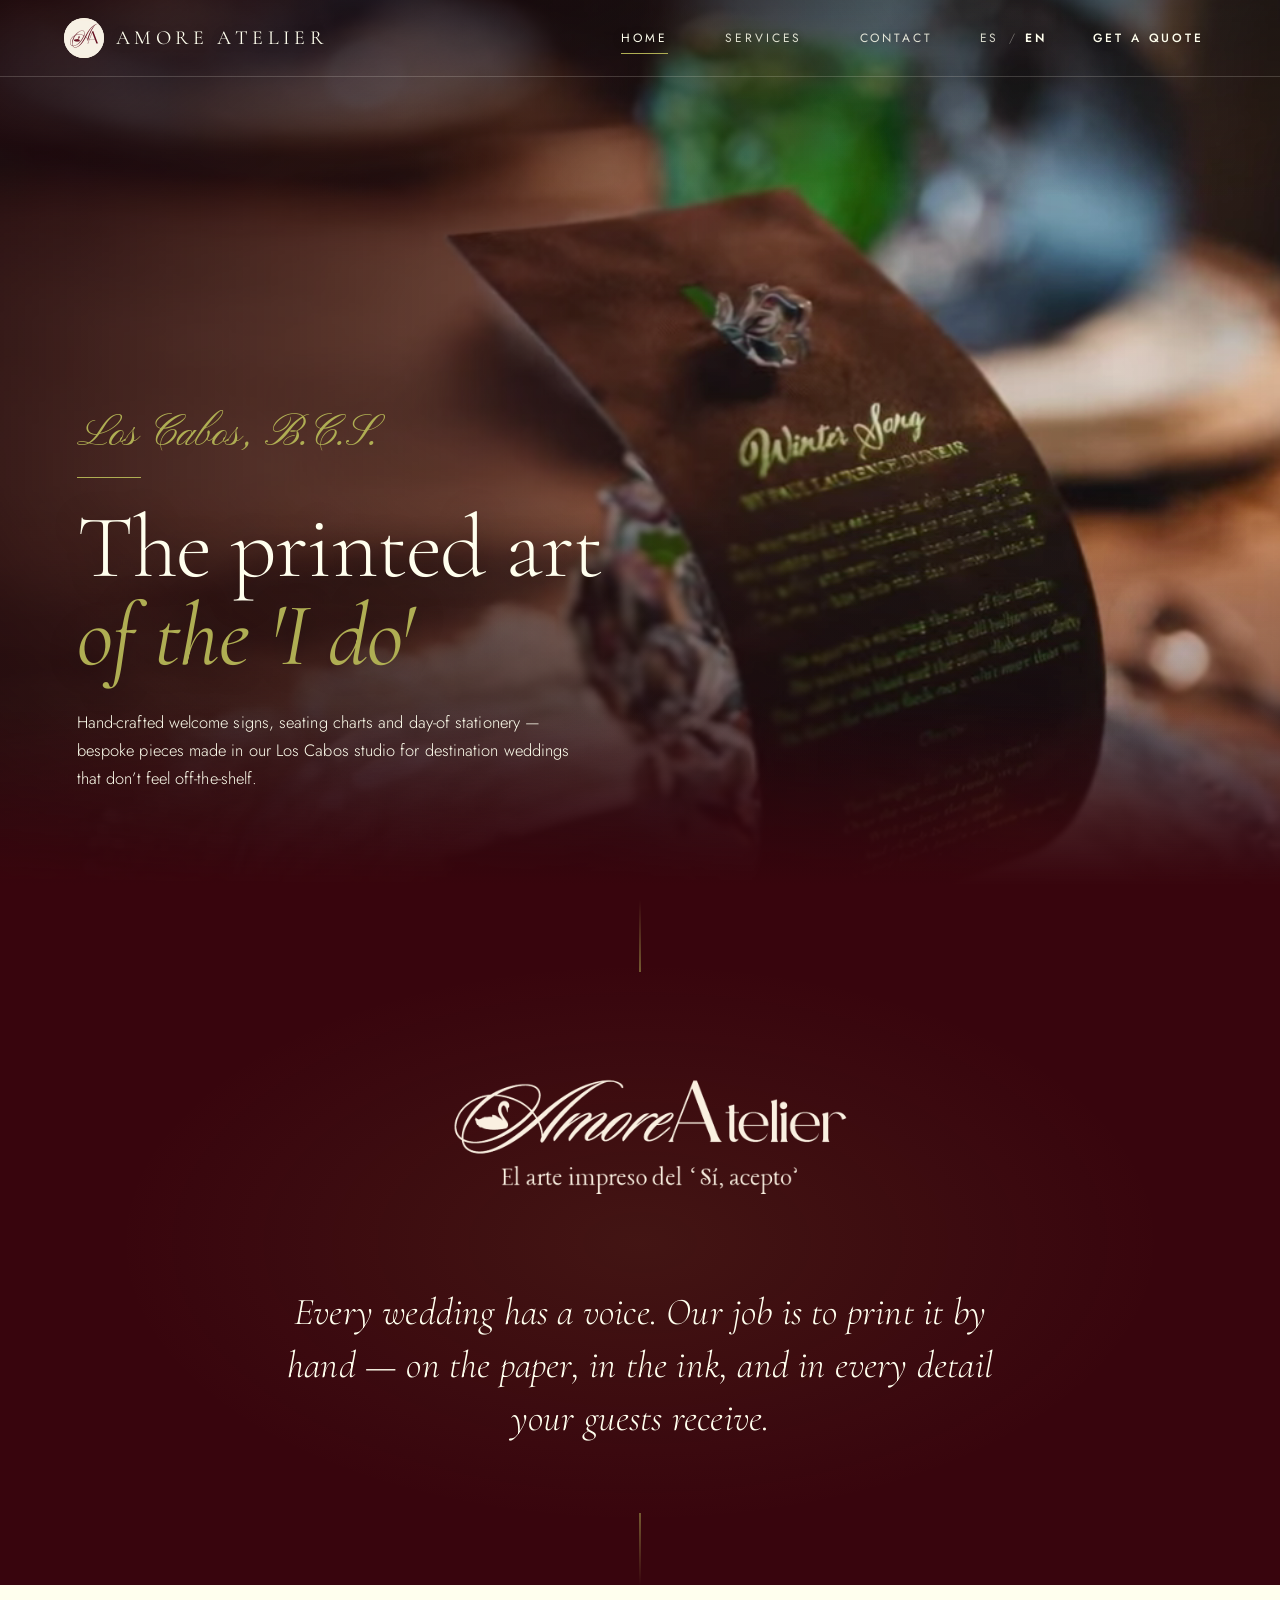
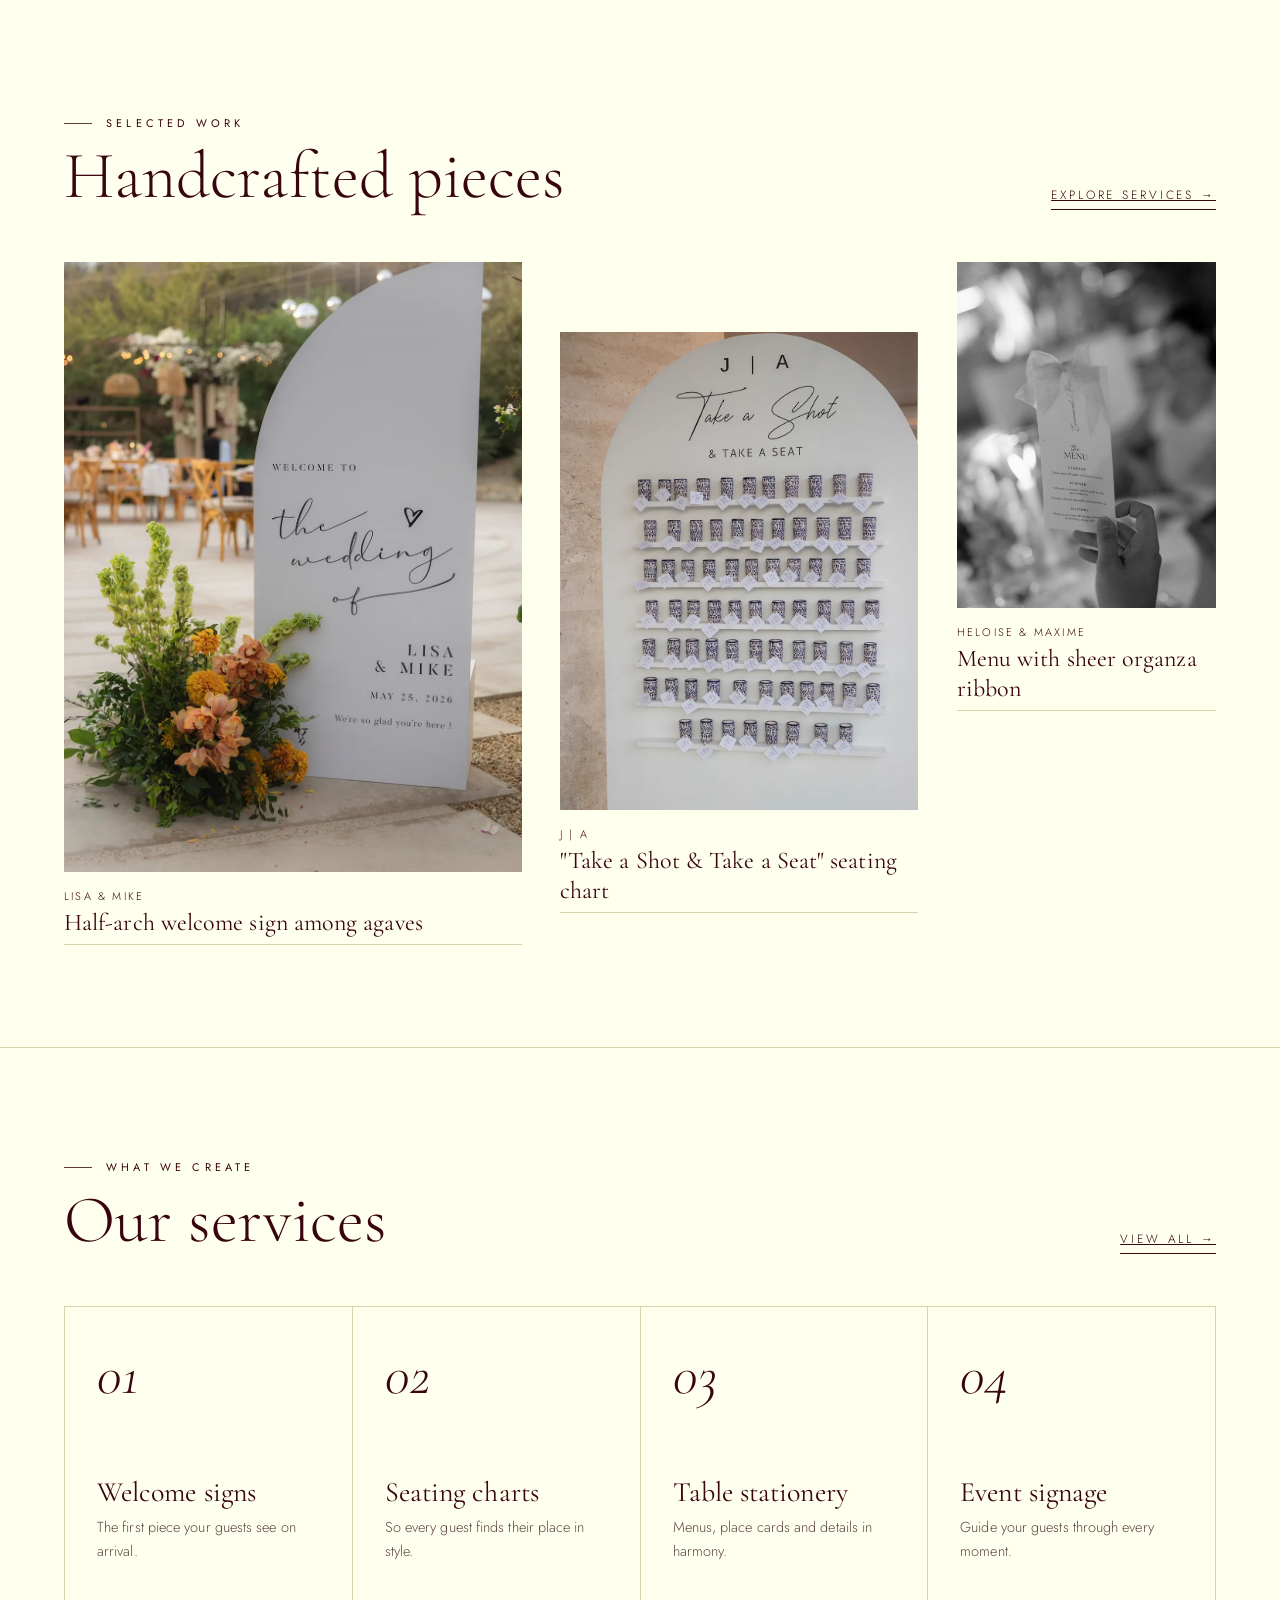
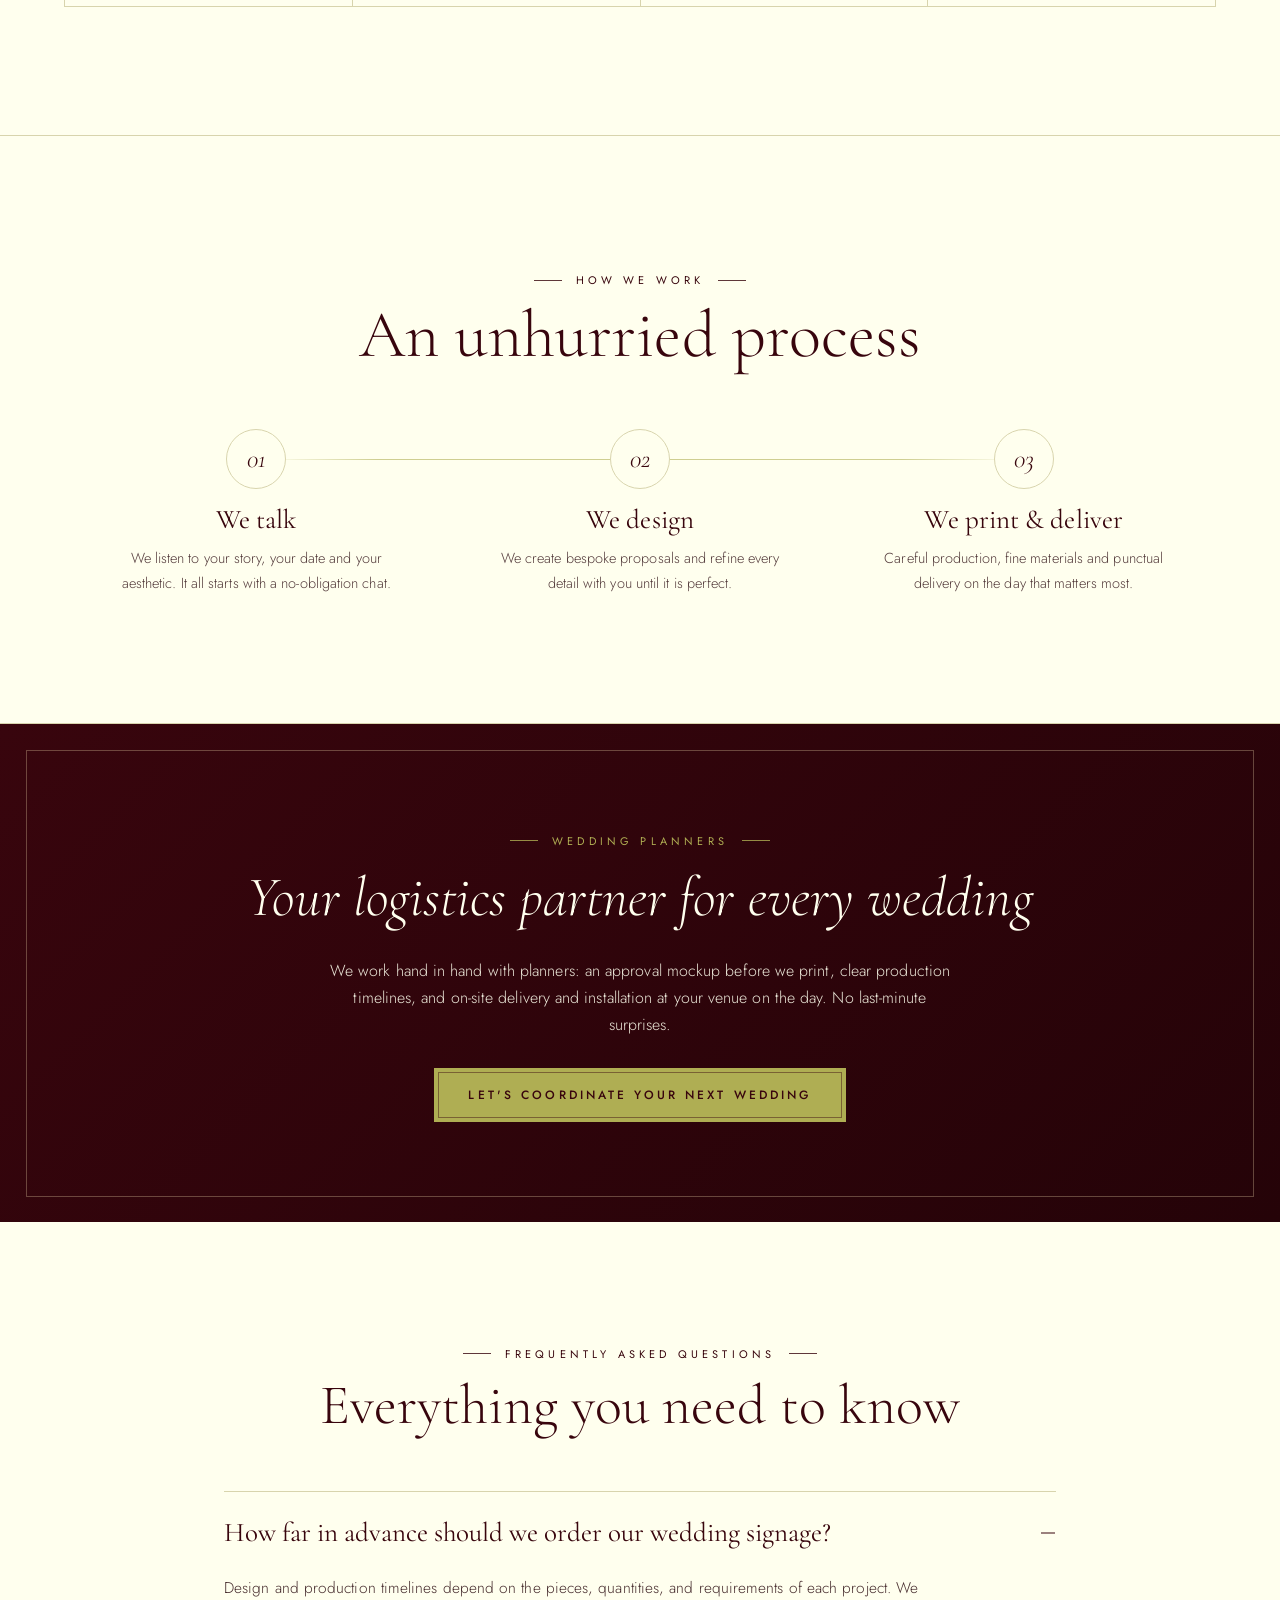
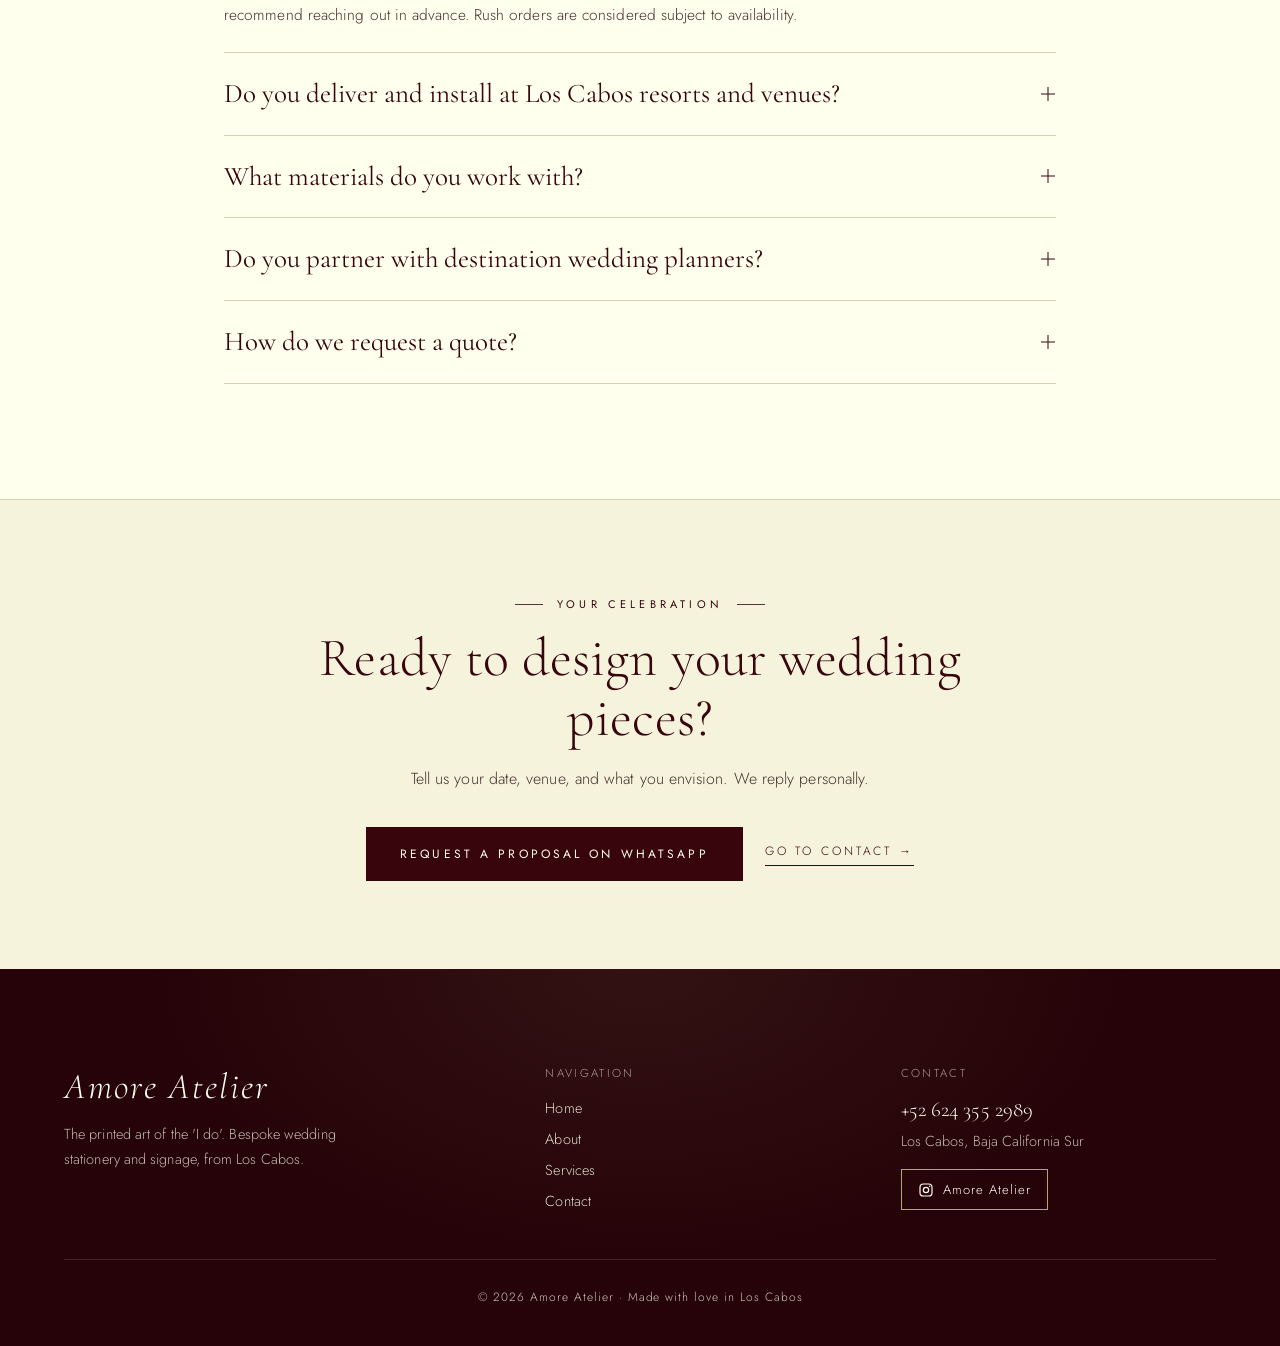
<file: en/index.html>
<!DOCTYPE html>
<html lang="en">
<head>
<meta charset="utf-8">
<meta name="viewport" content="width=device-width, initial-scale=1">
<link rel="icon" type="image/jpeg" href="../assets/monogram.jpeg">

<link rel="preconnect" href="https://fonts.googleapis.com">
<link rel="preconnect" href="https://fonts.gstatic.com" crossorigin>
<link href="https://fonts.googleapis.com/css2?family=Cormorant+Garamond:ital,wght@0,300;0,400;0,500;0,600;1,300;1,400&family=Jost:wght@300;400;500;600&family=Pinyon+Script&display=swap" rel="stylesheet">

<!-- ===================== SEO ===================== -->
<title>Wedding Signage & Stationery Los Cabos | Amore Atelier</title>
<meta name="description" content="Hand-crafted pieces that make your Los Cabos wedding feel like yours — custom welcome signs, seating charts and day-of stationery, delivered and installed at your venue. Get a quote on WhatsApp.">
<meta name="keywords" content="wedding signage Cabo San Lucas, custom welcome sign Los Cabos, destination wedding stationery, seating chart designer Los Cabos, wedding planner Los Cabos, hand-crafted wedding signage, day-of stationery, Los Cabos wedding stationery">
<meta name="author" content="Amore Atelier">
<meta name="robots" content="index, follow">
<link rel="canonical" href="https://amoreatelierdesign.com/en/">
<link rel="alternate" hreflang="es" href="https://amoreatelierdesign.com/">
<link rel="alternate" hreflang="en" href="https://amoreatelierdesign.com/en/">
<link rel="alternate" hreflang="x-default" href="https://amoreatelierdesign.com/">
<meta name="geo.region" content="MX-BCS">
<meta name="geo.placename" content="Los Cabos, Baja California Sur">
<meta name="geo.position" content="22.8905;-109.9167">
<meta name="ICBM" content="22.8905, -109.9167">
<meta property="og:type" content="website">
<meta property="og:site_name" content="Amore Atelier">
<meta property="og:locale" content="en_US">
<meta property="og:locale:alternate" content="es_MX">
<meta property="og:title" content="Wedding Signage & Stationery in Los Cabos — Welcome Signs, Seating Charts & Menus | Amore Atelier">
<meta property="og:description" content="Hand-crafted pieces that make your Los Cabos wedding feel like yours — custom welcome signs, seating charts and day-of stationery, delivered and installed at your venue. Get a quote on WhatsApp.">
<meta property="og:url" content="https://amoreatelierdesign.com/en/">
<meta property="og:image" content="https://amoreatelierdesign.com/assets/hero-poster.jpg">
<meta name="twitter:card" content="summary_large_image">
<meta name="twitter:title" content="Wedding Signage & Stationery in Los Cabos — Welcome Signs, Seating Charts & Menus | Amore Atelier">
<meta name="twitter:description" content="Hand-crafted pieces that make your Los Cabos wedding feel like yours — custom welcome signs, seating charts and day-of stationery, delivered and installed at your venue.">
<meta name="twitter:image" content="https://amoreatelierdesign.com/assets/hero-poster.jpg">
<script type="application/ld+json">
{
  "@context": "https://schema.org",
  "@type": "ProfessionalService",
  "name": "Amore Atelier",
  "description": "Custom wedding signage and day-of stationery studio in Los Cabos: welcome signs, seating charts, menus and event signage, delivered and installed at your venue.",
  "url": "https://amoreatelierdesign.com/en/",
  "image": "https://amoreatelierdesign.com/assets/hero-poster.jpg",
  "logo": "https://amoreatelierdesign.com/assets/monogram.jpeg",
  "telephone": "+52 624 355 2989",
  "knowsLanguage": ["es", "en"],
  "founder": [
    { "@type": "Person", "name": "Dariana" },
    { "@type": "Person", "name": "Aldo" }
  ],
  "areaServed": [
    { "@type": "Place", "name": "Los Cabos, Baja California Sur, Mexico" },
    { "@type": "City", "name": "Cabo San Lucas" },
    { "@type": "City", "name": "San José del Cabo" },
    { "@type": "City", "name": "La Paz" }
  ],
  "address": {
    "@type": "PostalAddress",
    "addressLocality": "Los Cabos",
    "addressRegion": "Baja California Sur",
    "addressCountry": "MX"
  },
  "geo": { "@type": "GeoCoordinates", "latitude": 22.8905, "longitude": -109.9167 },
  "sameAs": ["https://www.instagram.com/amoreatelier.design"],
  "makesOffer": [
    { "@type": "Offer", "itemOffered": { "@type": "Service", "name": "Custom wedding welcome signs" } },
    { "@type": "Offer", "itemOffered": { "@type": "Service", "name": "Wedding seating charts" } },
    { "@type": "Offer", "itemOffered": { "@type": "Service", "name": "Day-of wedding stationery" } },
    { "@type": "Offer", "itemOffered": { "@type": "Service", "name": "Event directional signage" } }
  ]
}
</script>
<script type="application/ld+json">
{
  "@context": "https://schema.org",
  "@type": "FAQPage",
  "mainEntity": [
    {
      "@type": "Question",
      "name": "How far in advance should we order wedding signage and stationery in Los Cabos?",
      "acceptedAnswer": { "@type": "Answer", "text": "Design and production timelines depend on the pieces, quantities, and requirements of each project. We recommend reaching out in advance. Rush orders are considered subject to availability." }
    },
    {
      "@type": "Question",
      "name": "Do you deliver and install signage at Los Cabos hotels and wedding venues?",
      "acceptedAnswer": { "@type": "Answer", "text": "Yes. We personally deliver and install your welcome signs, seating charts, and event signage at resorts, villas, and venues across Los Cabos (Cabo San Lucas and San José del Cabo) and La Paz." }
    },
    {
      "@type": "Question",
      "name": "What materials do you use for welcome signs and seating charts?",
      "acceptedAnswer": { "@type": "Answer", "text": "We craft large-format signs in acrylic, mirror, wood, linen/fabric, and fine handmade paper, plus coordinated day-of stationery (menus, programs, place cards) with calligraphic typography and custom finishes." }
    },
    {
      "@type": "Question",
      "name": "Do you work with destination wedding planners in Los Cabos?",
      "acceptedAnswer": { "@type": "Answer", "text": "Yes. We partner closely with wedding planners in Los Cabos and La Paz, providing digital mockups for pre-production approval, clear timelines, and on-site installation on the wedding day." }
    },
    {
      "@type": "Question",
      "name": "How do I request a quote?",
      "acceptedAnswer": { "@type": "Answer", "text": "Message us directly on WhatsApp at +52 624 355 2989 with your wedding date, venue, and the pieces you have in mind. We reply personally with a custom proposal." }
    }
  ]
}
</script>

<link rel="stylesheet" href="../css/style.css">
</head>
<body>
<div id="aa-root">
  <a class="aa-skip-link" href="#aa-app">Skip to content</a>

  <!-- ===================== NAV ===================== -->
  <header id="aa-nav">
    <a class="aa-brand" href="./" data-go="inicio">
      <img src="../assets/monogram.jpeg" alt="Amore Atelier">
      <span>AMORE ATELIER</span>
    </a>
    <div class="aa-mobile-bar">
      <div class="aa-langswitch aa-langswitch-mobile">
        <button data-site-lang="es">ES</button>
        <button data-site-lang="en" class="is-active">EN</button>
      </div>
      <button class="aa-nav-toggle" id="aa-nav-toggle" aria-label="Open menu" aria-expanded="false" aria-controls="aa-navlinks">
        <span></span><span></span><span></span>
      </button>
    </div>
    <nav class="aa-navlinks" id="aa-navlinks">
      <a class="aa-navlink" href="./" data-nav="inicio" data-go="inicio" data-t="navInicio">Home</a>
      <a class="aa-navlink" href="./services/" data-nav="servicios" data-go="servicios" data-t="navServicios">Services</a>
      <a class="aa-navlink aa-hidden" href="portfolio/" data-nav="portafolio" data-go="portafolio" data-t="navPortafolio" data-if="showPortfolio">Portfolio</a>
      <a class="aa-navlink" href="./contact/" data-nav="contacto" data-go="contacto" data-t="navContacto">Contact</a>
      <div class="aa-langswitch">
        <button data-site-lang="es">ES</button>
        <button data-site-lang="en" class="is-active">EN</button>
      </div>
      <a class="aa-btn-pill" id="aa-nav-cta" data-if="showNavCta" target="_blank" rel="noopener">
        <span data-t="cotizar">Get a quote</span>
      </a>
    </nav>
  </header>

  <main id="aa-app">

  <!-- ===================== HOME ===================== -->
  <section class="aa-page" data-page="inicio">
    <div class="aa-hero aa-hero--video">
      <div class="aa-hero-copy">
        <span class="aa-hero-loc script" data-t="heroLoc">Los Cabos, B.C.S.</span>
        <span class="aa-hero-rule" data-hline></span>
        <h1 class="aa-hero-title"><span data-t="heroTitleA">The printed art</span><br><em data-t="heroTitleB">of the 'I do'</em></h1>
        <p class="aa-hero-sub" data-t="heroSub">Hand-crafted welcome signs, seating charts and day-of stationery — bespoke pieces made in our Los Cabos studio for destination weddings that don't feel off-the-shelf.</p>
      </div>
      <div class="aa-hero-media" aria-hidden="true">
        <video class="aa-hero-video" id="aa-hero-video" autoplay muted loop playsinline preload="metadata" data-asset-base="../assets/"></video>
        <script>(function(){var v=document.getElementById('aa-hero-video'),m=window.matchMedia&&window.matchMedia('(max-width: 860px), (orientation: portrait) and (max-width: 1024px)').matches,b=v.getAttribute('data-asset-base')||'../assets/',r=window.matchMedia&&window.matchMedia('(prefers-reduced-motion: reduce)').matches,s=navigator.connection&&navigator.connection.saveData;v.poster=b+(m?'hero-mobile-poster.jpg':'hero-poster.jpg');v.setAttribute('data-hero-mode',m?'mobile':'desktop');if(!r&&!s){var p=m?'hero-mobile':'hero-video';[['webm','video/webm'],['mp4','video/mp4']].forEach(function(t){var el=document.createElement('source');el.src=b+p+'.'+t[0];el.type=t[1];v.appendChild(el);});}})();</script>
        <div class="aa-hero-veil"></div>
      </div>
    </div>

    <div class="aa-manifesto">
      <img src="../assets/wordmark-transparent.png" alt="Amore Atelier" data-reveal>
      <p data-reveal data-t="manifesto">Every wedding has a voice. Our job is to print it by hand — on the paper, in the ink, and in every detail your guests receive.</p>
    </div>

    <div class="aa-featured" id="aa-featured">
      <div class="aa-section-head" data-reveal>
        <div>
          <span class="aa-eyebrow">Selected Work</span>
          <h2>Handcrafted pieces</h2>
        </div>
        <a class="aa-link-underline" href="services/" data-go="servicios">Explore Services →</a>
      </div>
      <div class="aa-featured-grid" id="aa-featured-grid"></div>
    </div>

    <div class="aa-services-section">
      <div class="aa-section-head" data-reveal>
        <div>
          <span class="aa-eyebrow" data-t="servEyebrow">What we create</span>
          <h2 data-t="servTitle">Our services</h2>
        </div>
        <a class="aa-link-underline" href="./services/" data-go="servicios" data-t="verTodo">View all →</a>
      </div>
      <div class="aa-services-grid" id="aa-services-grid">
        <button class="aa-svc-card aa-svc-card-textonly" type="button">
          <div class="aa-svc-body">
            <span class="aa-svc-n">01</span>
            <h3>Welcome signs</h3>
            <p>The first piece your guests see on arrival.</p>
          </div>
        </button>
        <button class="aa-svc-card aa-svc-card-textonly" type="button">
          <div class="aa-svc-body">
            <span class="aa-svc-n">02</span>
            <h3>Seating charts</h3>
            <p>So every guest finds their place in style.</p>
          </div>
        </button>
        <button class="aa-svc-card aa-svc-card-textonly" type="button">
          <div class="aa-svc-body">
            <span class="aa-svc-n">03</span>
            <h3>Table stationery</h3>
            <p>Menus, place cards and details in harmony.</p>
          </div>
        </button>
        <button class="aa-svc-card aa-svc-card-textonly" type="button">
          <div class="aa-svc-body">
            <span class="aa-svc-n">04</span>
            <h3>Event signage</h3>
            <p>Guide your guests through every moment.</p>
          </div>
        </button>
      </div>
    </div>

    <div class="aa-process">
      <div class="aa-process-head" data-reveal>
        <span class="aa-eyebrow" data-t="procEyebrow">How we work</span>
        <h2 data-t="procTitle">An unhurried process</h2>
      </div>
      <div class="aa-process-grid" id="aa-process-grid">
        <div class="aa-step">
          <span class="aa-step-n">01</span>
          <h3>We talk</h3>
          <p>We listen to your story, your date and your aesthetic. It all starts with a no-obligation chat.</p>
        </div>
        <div class="aa-step">
          <span class="aa-step-n">02</span>
          <h3>We design</h3>
          <p>We create bespoke proposals and refine every detail with you until it is perfect.</p>
        </div>
        <div class="aa-step">
          <span class="aa-step-n">03</span>
          <h3>We print & deliver</h3>
          <p>Careful production, fine materials and punctual delivery on the day that matters most.</p>
        </div>
      </div>
    </div>

    <div class="aa-cta-band aa-planners-band">
      <span class="aa-eyebrow" data-t="plannersEyebrow">Wedding Planners</span>
      <h2 data-t="plannersTitle">Your logistics partner for every wedding</h2>
      <p data-t="plannersText">We work hand in hand with planners: an approval mockup before we print, clear production timelines, and on-site delivery and installation at your venue on the day. No last-minute surprises.</p>
      <a class="aa-btn-solid-lg" id="aa-planners-cta" target="_blank" rel="noopener" data-t="plannersCta">Let's coordinate your next wedding</a>
    </div>

    <div class="aa-faq" id="aa-faq">
      <div class="aa-faq-head" data-reveal>
        <span class="aa-eyebrow">Frequently asked questions</span>
        <h2>Everything you need to know</h2>
      </div>
      <div class="aa-faq-list" data-reveal>
        <div class="aa-faq-item is-open">
          <button class="aa-faq-q" type="button" data-faq-btn aria-expanded="true"><span>How far in advance should we order our wedding signage?</span><span class="aa-faq-icon" aria-hidden="true"></span></button>
          <div class="aa-faq-a"><div><p>Design and production timelines depend on the pieces, quantities, and requirements of each project. We recommend reaching out in advance. Rush orders are considered subject to availability.</p></div></div>
        </div>
        <div class="aa-faq-item">
          <button class="aa-faq-q" type="button" data-faq-btn aria-expanded="false"><span>Do you deliver and install at Los Cabos resorts and venues?</span><span class="aa-faq-icon" aria-hidden="true"></span></button>
          <div class="aa-faq-a"><div><p>Yes. We personally deliver and install your welcome signs, seating charts, and event signage at resorts, villas, and venues across Los Cabos (Cabo San Lucas and San José del Cabo) and La Paz.</p></div></div>
        </div>
        <div class="aa-faq-item">
          <button class="aa-faq-q" type="button" data-faq-btn aria-expanded="false"><span>What materials do you work with?</span><span class="aa-faq-icon" aria-hidden="true"></span></button>
          <div class="aa-faq-a"><div><p>We craft large-format signs in acrylic, mirror, wood, linen, and handmade paper, plus coordinated day-of stationery (menus, ceremony programs, place cards) with calligraphic typography and custom finishes.</p></div></div>
        </div>
        <div class="aa-faq-item">
          <button class="aa-faq-q" type="button" data-faq-btn aria-expanded="false"><span>Do you partner with destination wedding planners?</span><span class="aa-faq-icon" aria-hidden="true"></span></button>
          <div class="aa-faq-a"><div><p>Yes. We work alongside wedding planners in Los Cabos and La Paz, providing digital mockups for approval, clear production timelines, and on-site setup on the wedding day.</p></div></div>
        </div>
        <div class="aa-faq-item">
          <button class="aa-faq-q" type="button" data-faq-btn aria-expanded="false"><span>How do we request a quote?</span><span class="aa-faq-icon" aria-hidden="true"></span></button>
          <div class="aa-faq-a"><div><p>Message us on WhatsApp at +52 624 355 2989 with your wedding date, venue, and the pieces you envision. We reply personally with a custom proposal.</p></div></div>
        </div>
      </div>
    </div>

    <div class="aa-closing">
      <span class="aa-eyebrow" data-t="closingEyebrow">Your celebration</span>
      <h2 data-t="closingTitle">Ready to design your wedding pieces?</h2>
      <p data-t="closingText">Tell us your date, venue, and what you envision. We reply personally.</p>
      <div class="aa-closing-actions">
        <a class="aa-btn-solid-lg" id="aa-closing-wa" target="_blank" rel="noopener" data-t="closingWa">Request a proposal on WhatsApp</a>
        <a class="aa-link-underline" href="contact/" data-go="contacto" data-t="closingContact">Go to Contact →</a>
      </div>
    </div>
  </section>

  <!-- ===================== ABOUT ===================== -->
  <section class="aa-page aa-page-top-pad aa-hidden" data-page="nosotros">
    <div class="aa-page-head">
      <span class="aa-eyebrow" data-t="ebNosotros">About us</span>
    </div>

    <div class="aa-about-block1" data-reveal>
      <div>
        <h2 data-t="aboutHeading">About Us</h2>
        <p data-t="aboutBody1">Amore Atelier was born from a passion for design, love and, of course, weddings. We love bringing each couple's ideas to life, transforming them into thoughtfully designed pieces that enhance their special day with intention and meaning.</p>
        <p data-t="aboutBody2">Our work focuses on creating harmony, aesthetic balance, coherence and personality, ensuring every detail feels refined and beautifully connected.</p>
        <p data-t="aboutBody3">For us, it is essential that our couples feel heard, guided and confident that their vision will be carefully translated into their wedding day with attention and care.</p>
      </div>
      <div id="aa-about1-slot"></div>
    </div>

    <div class="aa-about-block2">
      <div class="aa-about-block2-inner">
        <div class="aa-about-frame" data-reveal>
          <div class="aa-about-frame-inner">
            <div id="aa-about2-slot"></div>
          </div>
        </div>
        <div class="aa-founders" data-reveal>
          <h2 data-t="aboutHeading2">About Us</h2>
          <p><span data-t="aboutFoundersLead">Behind this project are</span> <strong data-t="aboutFoundersNames">Dariana &amp; Aldo</strong><span data-t="aboutFoundersRest">, who work hand in hand to create visual proposals where every detail reflects professionalism, sensitivity and heartfelt care.</span></p>
          <span class="aa-heart">♥</span>
        </div>
      </div>
    </div>

    <div class="aa-cta-band">
      <h2 data-t="svcCtaTitle">Shall we begin your stationery?</h2>
      <a class="aa-btn-solid-lg" id="aa-about-cta" target="_blank" rel="noopener" data-t="ctaWhatsapp">Message us on WhatsApp</a>
    </div>
  </section>

  <!-- ===================== SERVICES ===================== -->
  <section class="aa-page aa-page-top-pad aa-hidden" data-page="servicios">
    <div class="aa-page-head">
      <span class="aa-eyebrow" data-t="ebServicios">Services</span>
      <h2 data-t="svcPageTitle">Everything printed for your wedding</h2>
      <p data-t="svcPageIntro">Bespoke design, carefully selected papers and refined finishes. Every piece is coordinated so your event feels of one piece.</p>
    </div>
    <div class="aa-svc-rows" id="aa-svc-rows">
      <div class="aa-svc-row">
        <div>
          <span class="aa-svc-row-n">01</span>
          <h2>Welcome signs</h2>
          <p>Large-format acrylic, mirror, wood or paper signs, crafted with calligraphic typography and custom finishes in our studio. Your custom welcome sign sets the tone the moment guests step into the venue.</p>
          <ul class="aa-tag-list"><li>Acrylic</li><li>Mirror</li><li>Calligraphic typography</li><li>Large format</li></ul>
        </div>
      </div>
      <div class="aa-svc-row">
        <div>
          <span class="aa-svc-row-n">02</span>
          <h2>Seating charts</h2>
          <p>Clear, beautiful seating charts: by table, alphabetical or by family — delivered and installed on-site so it's one less thing on your day-of checklist.</p>
          <ul class="aa-tag-list"><li>By table</li><li>Alphabetical</li><li>Printed</li><li>Display</li></ul>
        </div>
      </div>
      <div class="aa-svc-row">
        <div>
          <span class="aa-svc-row-n">03</span>
          <h2>Table stationery</h2>
          <p>Menus, place cards, table numbers and vow books — your day-of stationery, coordinated in one visual language and ready for your destination wedding.</p>
          <ul class="aa-tag-list"><li>Menus</li><li>Programs</li><li>Place cards</li><li>Numbers</li></ul>
        </div>
      </div>
      <div class="aa-svc-row">
        <div>
          <span class="aa-svc-row-n">04</span>
          <h2>Event signage</h2>
          <p>Ceremony, cocktail hour, dinner and party: directional signs and details, installed on-site so every moment flows without a doubt.</p>
          <ul class="aa-tag-list"><li>Directional</li><li>Program</li><li>Bar</li><li>Details</li></ul>
        </div>
      </div>
    </div>
    <div class="aa-svc-cta-wrap">
      <div class="aa-cta-band">
        <h2 data-t="svcCtaTitle">Shall we begin your stationery?</h2>
        <a class="aa-btn-solid-lg" id="aa-svc-cta" target="_blank" rel="noopener" data-t="ctaWhatsapp">Message us on WhatsApp</a>
      </div>
    </div>
  </section>

  <!-- ===================== PORTFOLIO ===================== -->
  <section class="aa-page aa-page-top-pad aa-hidden" data-page="portafolio">
    <div class="aa-page-head">
      <span class="aa-eyebrow" data-t="ebPortafolio">Portfolio</span>
      <h2 data-t="portTitle">Weddings we have dressed</h2>
    </div>
    <div class="aa-filters" id="aa-filters"></div>
    <div class="aa-gallery" id="aa-gallery"></div>
  </section>

  <!-- ===================== CONTACT ===================== -->
  <section class="aa-page aa-page-top-pad aa-hidden" data-page="contacto">
    <div class="aa-contact-grid">
      <div>
        <span class="aa-eyebrow" data-t="ebContacto">Contact</span>
        <h2 data-t="contactTitle">Let's talk about your wedding</h2>
        <p data-t="contactIntro">Tell us your date and what you imagine. We reply personally, no templates.</p>
        <a class="aa-wa-card" id="aa-contact-wa" target="_blank" rel="noopener">
          <span><span class="aa-wa-label" data-t="waLabel">WhatsApp</span><span class="aa-wa-number">+52 624 355 2989</span></span>
        </a>
        <div class="aa-info-cards">
          <div class="aa-info-card">
            <span class="aa-info-label" data-t="lEstudio">Studio</span>
            <span class="aa-info-value" data-t="estudioVal">Los Cabos, B.C.S.</span>
          </div>
          <div class="aa-info-card">
            <span class="aa-info-label" data-t="lCobertura">Coverage</span>
            <span class="aa-info-value" data-t="coberturaVal">Los Cabos and La Paz</span>
          </div>
        </div>
      </div>
      <div class="aa-form-card">
        <h2 data-t="formTitle">Request your quote</h2>
        <label class="aa-field-label" data-t="fNombre">Name</label>
        <input class="aa-input" id="aa-f-nombre" type="text">
        <label class="aa-field-label" data-t="fFecha">Wedding date</label>
        <input class="aa-input" id="aa-f-fecha" type="text">
        <label class="aa-field-label" data-t="fVenue">Event venue or area (optional)</label>
        <input class="aa-input" id="aa-f-venue" type="text">
        <label class="aa-field-label" data-t="fServicio">Service of interest</label>
        <select class="aa-select" id="aa-f-servicio">
          <option>Welcome signs</option>
          <option>Seating chart</option>
          <option>Table stationery</option>
          <option>Event signage</option>
          <option>All of the above</option>
        </select>
        <label class="aa-field-label" data-t="fMensaje">Message</label>
        <textarea class="aa-textarea" id="aa-f-mensaje" rows="4"></textarea>
        <a class="aa-form-submit" id="aa-f-submit" target="_blank" rel="noopener" data-t="fEnviar">Send via WhatsApp</a>
      </div>
    </div>
  </section>

  </main>

  <!-- ===================== FOOTER ===================== -->
  <footer id="aa-footer">
    <div class="aa-footer-grid">
      <div>
        <h3>Amore Atelier</h3>
        <p data-t="footerDesc">The printed art of the 'I do'. Bespoke wedding stationery and signage, from Los Cabos.</p>
      </div>
      <div>
        <span class="aa-footer-col-label" data-t="footNav">Navigation</span>
        <div class="aa-footer-links">
          <a href="./" data-go="inicio" data-t="navInicio">Home</a>
          <a href="./about/" data-go="nosotros" data-t="navNosotros">About</a>
          <a href="./services/" data-go="servicios" data-t="navServicios">Services</a>
          <a class="aa-hidden" href="portfolio/" data-go="portafolio" data-t="navPortafolio" data-if="showPortfolio">Portfolio</a>
          <a href="./contact/" data-go="contacto" data-t="navContacto">Contact</a>
        </div>
      </div>
      <div>
        <span class="aa-footer-col-label" data-t="footContacto">Contact</span>
        <a class="aa-footer-wa" id="aa-footer-wa" target="_blank" rel="noopener">+52 624 355 2989</a>
        <span class="aa-footer-loc">Los Cabos, Baja California Sur</span>
        <a class="aa-ig-btn" href="https://www.instagram.com/amoreatelier.design" target="_blank" rel="noopener">
          <svg width="16" height="16" viewBox="0 0 24 24" fill="none" stroke="currentColor" stroke-width="1.8"><rect x="3" y="3" width="18" height="18" rx="5"></rect><circle cx="12" cy="12" r="4"></circle><circle cx="17.5" cy="6.5" r="1.1" fill="currentColor" stroke="none"></circle></svg>
          Amore Atelier
        </a>
      </div>
    </div>
    <div class="aa-footer-bottom">
      <span data-t="copyright">© 2026 Amore Atelier · Made with love in Los Cabos</span>
    </div>
  </footer>

</div>

<script>window.AA_SITE_LANG = 'en'; window.AA_ASSET_BASE = '../'; window.AA_LANG_BASE = './'; window.AA_SITE_BASE = '../'; window.AA_ADMIN_BASE = '../admin/'; window.AA_ALT_LANG_URL = '../';</script>
<script src="../js/content.js" defer></script>
<script src="../js/imageslot.js" defer></script>
<script src="../js/app.js" defer></script>
</body>
</html>
</file>
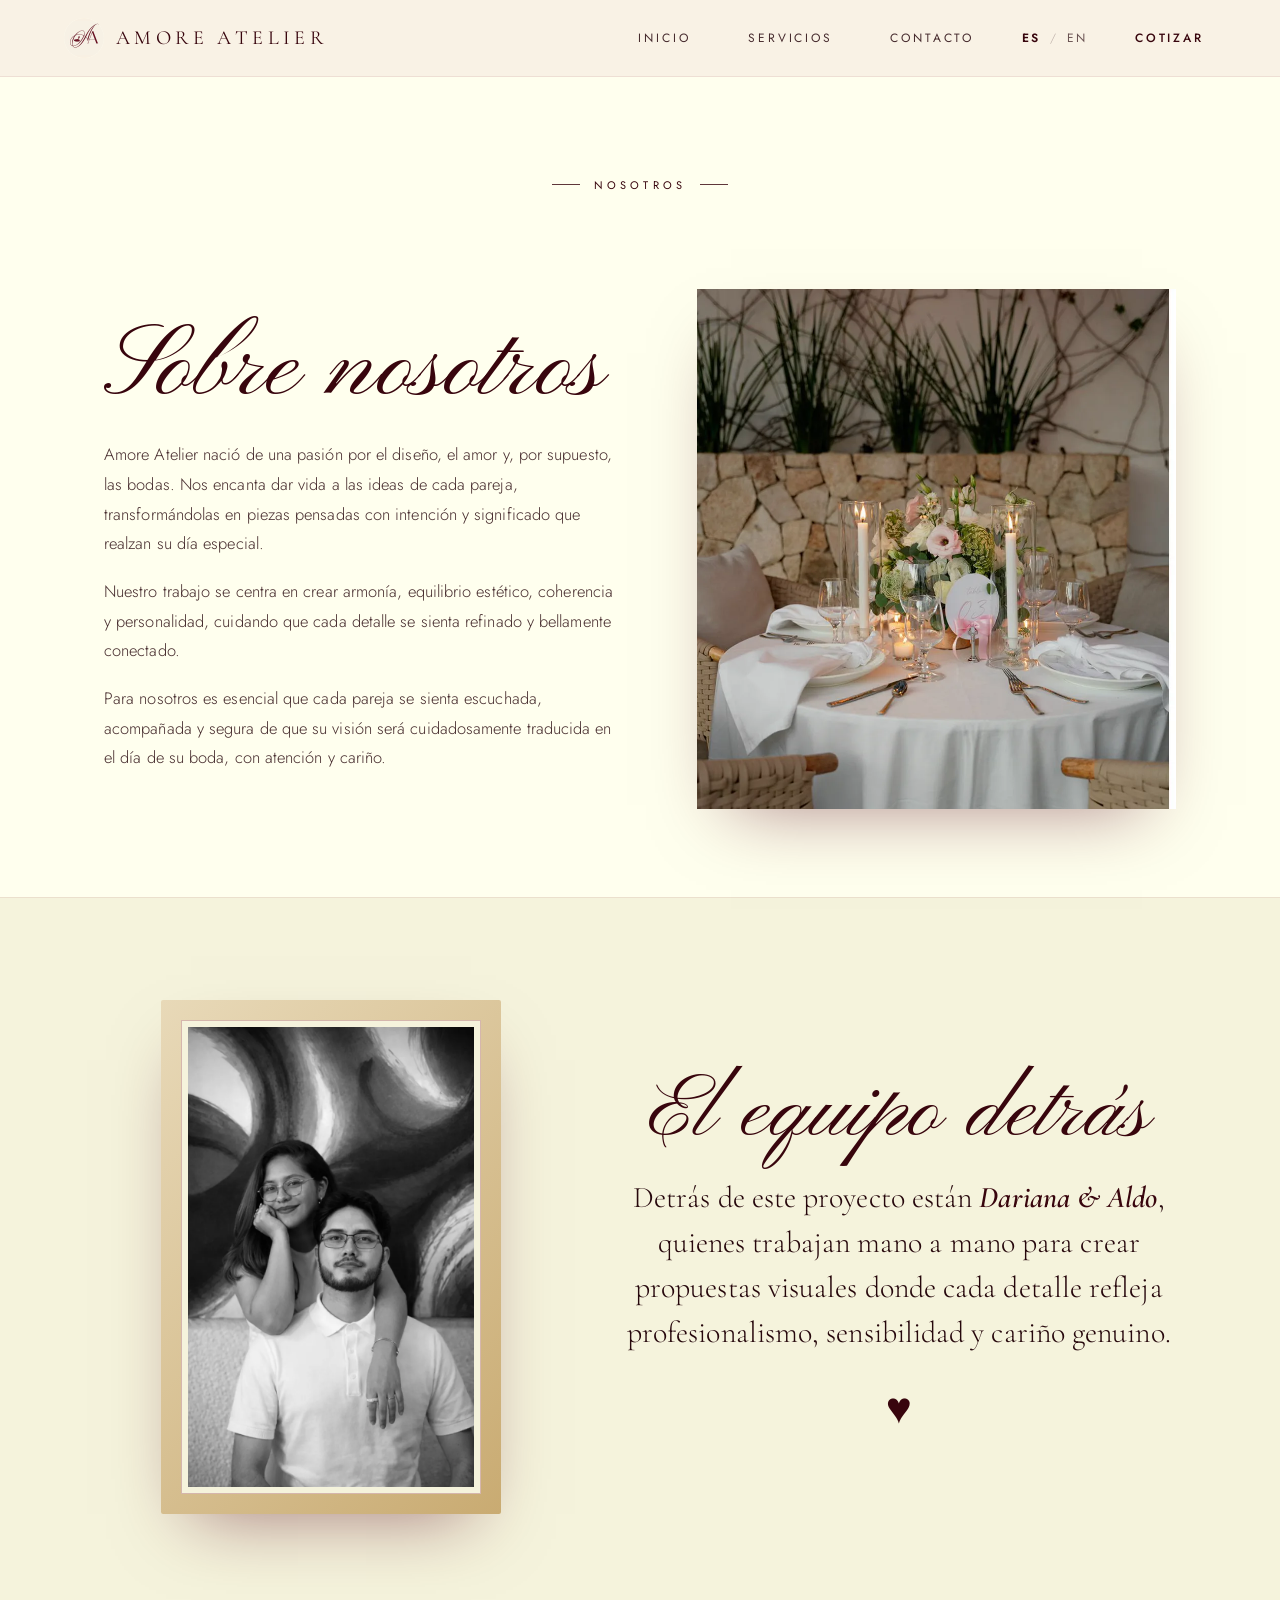
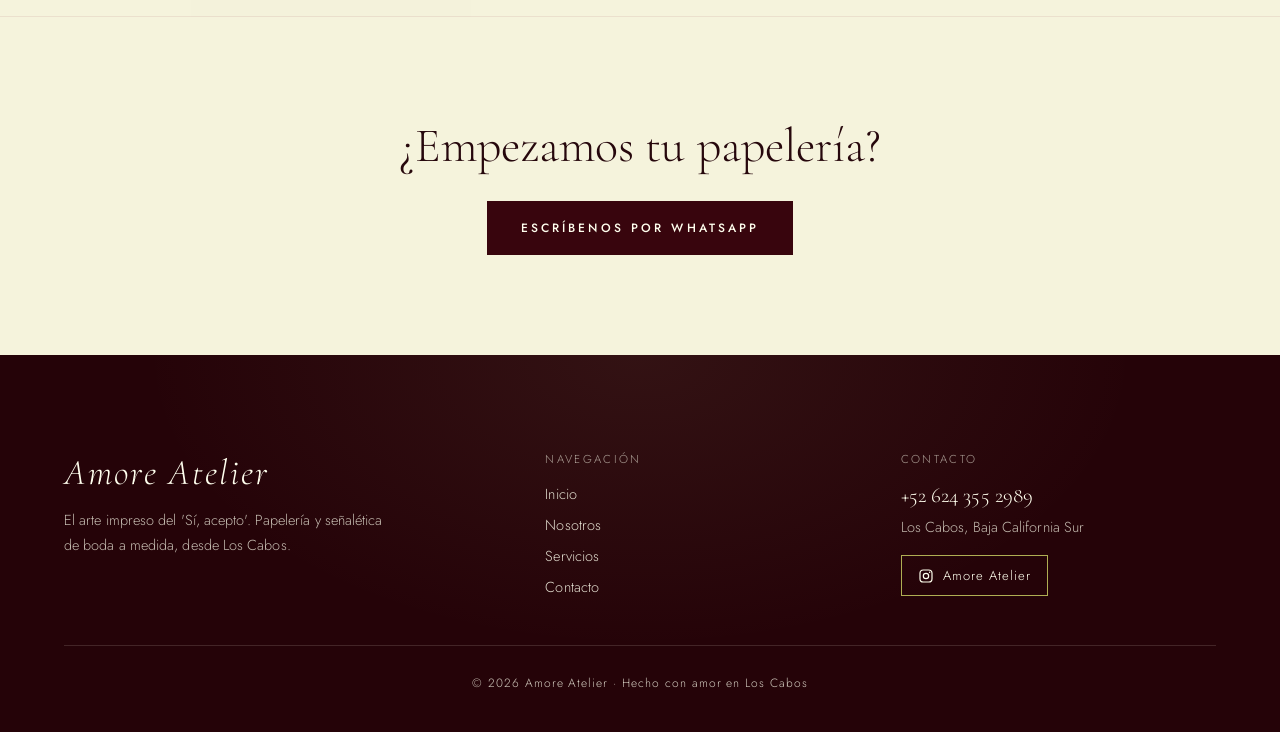
<file: nosotros/index.html>
<!DOCTYPE html>
<html lang="es">
<head>
<meta charset="utf-8">
<meta name="viewport" content="width=device-width, initial-scale=1">
<link rel="icon" type="image/jpeg" href="../assets/monogram.jpeg">

<link rel="preconnect" href="https://fonts.googleapis.com">
<link rel="preconnect" href="https://fonts.gstatic.com" crossorigin>
<link href="https://fonts.googleapis.com/css2?family=Cormorant+Garamond:ital,wght@0,300;0,400;0,500;0,600;1,300;1,400&family=Jost:wght@300;400;500;600&family=Pinyon+Script&display=swap" rel="stylesheet">

<!-- ===================== SEO ===================== -->
<title>Nosotros · Papelería de Bodas Los Cabos | Amore Atelier</title>
<meta name="description" content="Conoce a Dariana y Aldo, fundadores de Amore Atelier en Los Cabos. Diseñamos papelería de boda y señalética a medida con atención personalizada.">
<meta name="keywords" content="papelería de bodas Los Cabos, letreros de bienvenida boda, seating chart boda, señalética de boda, menús de boda, wedding signage Cabo San Lucas, custom welcome sign Los Cabos, destination wedding stationery, wedding planner Los Cabos, papelería para bodas Baja California Sur">
<meta name="author" content="Amore Atelier">
<meta name="robots" content="index, follow">
<link rel="canonical" href="https://amoreatelierdesign.com/nosotros/">
<link rel="alternate" hreflang="es" href="https://amoreatelierdesign.com/nosotros/">
<link rel="alternate" hreflang="en" href="https://amoreatelierdesign.com/en/about/">
<link rel="alternate" hreflang="x-default" href="https://amoreatelierdesign.com/nosotros/">
<meta name="geo.region" content="MX-BCS">
<meta name="geo.placename" content="Los Cabos, Baja California Sur">
<meta name="geo.position" content="22.8905;-109.9167">
<meta name="ICBM" content="22.8905, -109.9167">
<meta property="og:type" content="website">
<meta property="og:site_name" content="Amore Atelier">
<meta property="og:locale" content="es_MX">
<meta property="og:locale:alternate" content="en_US">
<meta property="og:title" content="Nosotros · Papelería de Bodas Los Cabos | Amore Atelier">
<meta property="og:description" content="Conoce a Dariana y Aldo, fundadores de Amore Atelier en Los Cabos. Diseñamos papelería de boda y señalética a medida con atención personalizada.">
<meta property="og:url" content="https://amoreatelierdesign.com/nosotros/">
<meta property="og:image" content="https://amoreatelierdesign.com/assets/hero-poster.jpg">
<meta name="twitter:card" content="summary_large_image">
<meta name="twitter:title" content="Nosotros · Papelería de Bodas Los Cabos | Amore Atelier">
<meta name="twitter:description" content="Conoce a Dariana y Aldo, fundadores de Amore Atelier en Los Cabos. Diseñamos papelería de boda y señalética a medida con atención personalizada.">
<meta name="twitter:image" content="https://amoreatelierdesign.com/assets/hero-poster.jpg">
<script type="application/ld+json">
{
  "@context": "https://schema.org",
  "@type": "ProfessionalService",
  "name": "Amore Atelier",
  "description": "Estudio de papelería y señalética de bodas a medida en Los Cabos: letreros de bienvenida, seating charts, papelería de mesa y señalética de evento, con entrega e instalación en el venue.",
  "url": "https://amoreatelierdesign.com/",
  "image": "https://amoreatelierdesign.com/assets/hero-poster.jpg",
  "logo": "https://amoreatelierdesign.com/assets/monogram.jpeg",
  "telephone": "+52 624 355 2989",
  "knowsLanguage": ["es", "en"],
  "founder": [
    { "@type": "Person", "name": "Dariana" },
    { "@type": "Person", "name": "Aldo" }
  ],
  "areaServed": [
    { "@type": "Place", "name": "Los Cabos, Baja California Sur, México" },
    { "@type": "City", "name": "Cabo San Lucas" },
    { "@type": "City", "name": "San José del Cabo" },
    { "@type": "City", "name": "La Paz" }
  ],
  "address": {
    "@type": "PostalAddress",
    "addressLocality": "Los Cabos",
    "addressRegion": "Baja California Sur",
    "addressCountry": "MX"
  },
  "geo": { "@type": "GeoCoordinates", "latitude": 22.8905, "longitude": -109.9167 },
  "sameAs": ["https://www.instagram.com/amoreatelier.design"],
  "makesOffer": [
    { "@type": "Offer", "itemOffered": { "@type": "Service", "name": "Letreros de bienvenida para bodas" } },
    { "@type": "Offer", "itemOffered": { "@type": "Service", "name": "Seating charts para bodas" } },
    { "@type": "Offer", "itemOffered": { "@type": "Service", "name": "Papelería de mesa para bodas" } },
    { "@type": "Offer", "itemOffered": { "@type": "Service", "name": "Señalética de evento para bodas" } }
  ]
}
</script>
<script type="application/ld+json">
{
  "@context": "https://schema.org",
  "@type": "FAQPage",
  "mainEntity": [
    {
      "@type": "Question",
      "name": "¿Con cuánta anticipación debo pedir los letreros y la papelería de mi boda en Los Cabos?",
      "acceptedAnswer": { "@type": "Answer", "text": "Los tiempos de diseño y producción dependen de las piezas, cantidades y características de cada proyecto. Recomendamos contactarnos con anticipación. Los pedidos urgentes se evalúan según disponibilidad." }
    },
    {
      "@type": "Question",
      "name": "¿Incluyen entrega e instalación en el hotel o venue de Los Cabos?",
      "acceptedAnswer": { "@type": "Answer", "text": "Sí. Entregamos e instalamos personalmente tus letreros de bienvenida, seating charts y señalética en hoteles, villas y venues de Los Cabos (Cabo San Lucas y San José del Cabo) y La Paz." }
    },
    {
      "@type": "Question",
      "name": "¿En qué materiales trabajan los letreros de bienvenida y seating charts?",
      "acceptedAnswer": { "@type": "Answer", "text": "Trabajamos gran formato en acrílico, espejo, madera, tela/lino y papel artesanal, además de papelería de mesa (menús, minutas y place cards) en papeles seleccionados con tipografía caligráfica y acabados a medida." }
    },
    {
      "@type": "Question",
      "name": "¿Trabajan con wedding planners para bodas destino?",
      "acceptedAnswer": { "@type": "Answer", "text": "Sí. Colaboramos directamente con wedding planners en Los Cabos y La Paz con mockups digitales para aprobación previa, tiempos de producción claros y montaje coordinado en sitio el día del evento." }
    },
    {
      "@type": "Question",
      "name": "¿Cómo solicito una cotización?",
      "acceptedAnswer": { "@type": "Answer", "text": "Puedes escribirnos directo por WhatsApp al +52 624 355 2989 con la fecha de tu boda, tu venue y las piezas que necesitas. Respondemos personalmente con una propuesta a medida." }
    }
  ]
}
</script>

<script type="application/ld+json">
{
  "@context": "https://schema.org",
  "@type": "BreadcrumbList",
  "itemListElement": [
    { "@type": "ListItem", "position": 1, "name": "Inicio", "item": "https://amoreatelierdesign.com/" },
    { "@type": "ListItem", "position": 2, "name": "Nosotros", "item": "https://amoreatelierdesign.com/nosotros/" }
  ]
}
</script>
<link rel="stylesheet" href="../css/style.css">
</head>
<body>
<div id="aa-root">
  <a class="aa-skip-link" href="#aa-app">Saltar al contenido</a>

  <!-- ===================== NAV ===================== -->
  <header id="aa-nav">
    <a class="aa-brand" href="../" data-go="inicio">
      <img src="../assets/monogram.jpeg" alt="Amore Atelier">
      <span>AMORE ATELIER</span>
    </a>
    <div class="aa-mobile-bar">
      <div class="aa-langswitch aa-langswitch-mobile">
        <button data-site-lang="es" class="is-active">ES</button>
        <button data-site-lang="en">EN</button>
      </div>
      <button class="aa-nav-toggle" id="aa-nav-toggle" aria-label="Abrir menú" aria-expanded="false" aria-controls="aa-navlinks">
        <span></span><span></span><span></span>
      </button>
    </div>
    <nav class="aa-navlinks" id="aa-navlinks">
      <a class="aa-navlink" href="../" data-nav="inicio" data-go="inicio" data-t="navInicio">Inicio</a>
      <a class="aa-navlink" href="../servicios/" data-nav="servicios" data-go="servicios" data-t="navServicios">Servicios</a>
      <a class="aa-navlink aa-hidden" href="../portafolio/" data-nav="portafolio" data-go="portafolio" data-t="navPortafolio" data-if="showPortfolio">Portafolio</a>
      <a class="aa-navlink" href="../contacto/" data-nav="contacto" data-go="contacto" data-t="navContacto">Contacto</a>
      <div class="aa-langswitch">
        <button data-site-lang="es" class="is-active">ES</button>
        <button data-site-lang="en">EN</button>
      </div>
      <a class="aa-btn-pill" id="aa-nav-cta" data-if="showNavCta" target="_blank" rel="noopener">
        <span data-t="cotizar">Cotizar</span>
      </a>
    </nav>
  </header>

  <main id="aa-app">

  <!-- ===================== INICIO ===================== -->
  <section class="aa-page aa-hidden" data-page="inicio">
    <div class="aa-hero aa-hero--video">
      <div class="aa-hero-copy">
        <span class="aa-hero-loc script" data-t="heroLoc">Los Cabos, B.C.S.</span>
        <span class="aa-hero-rule" data-hline></span>
        <h2 class="aa-hero-title"><span data-t="heroTitleA">El arte impreso</span><br><em data-t="heroTitleB">del 'Sí, acepto'</em></h2>
        <p class="aa-hero-sub" data-t="heroSub">Letreros de bienvenida, seating charts y papelería de mesa pintados y armados a mano en nuestro taller de Los Cabos — piezas hechas para bodas de destino que no se sienten genéricas.</p>
      </div>
      <div class="aa-hero-media" aria-hidden="true">
        <video class="aa-hero-video" id="aa-hero-video" autoplay muted loop playsinline preload="metadata" poster="../assets/hero-poster.jpg">
          <source src="../assets/hero-video.webm" type="video/webm">
          <source src="../assets/hero-video.mp4" type="video/mp4">
        </video>
        <div class="aa-hero-veil"></div>
      </div>
    </div>

    <div class="aa-marquee" id="aa-marquee" aria-hidden="true"><div class="aa-marquee-track"><span>Letreros de bienvenida</span><b>&#10022;</b><span>Seating charts</span><b>&#10022;</b><span>Papelería de mesa</span><b>&#10022;</b><span>Señalética de evento</span><b>&#10022;</b><span>Hecho a mano en Los Cabos</span><b>&#10022;</b><span>Letreros de bienvenida</span><b>&#10022;</b><span>Seating charts</span><b>&#10022;</b><span>Papelería de mesa</span><b>&#10022;</b><span>Señalética de evento</span><b>&#10022;</b><span>Hecho a mano en Los Cabos</span><b>&#10022;</b></div></div>

    <div class="aa-manifesto">
      <img src="../assets/wordmark-transparent.png" alt="Amore Atelier" data-reveal>
      <p data-reveal data-t="manifesto">Cada boda tiene una voz. Nuestro trabajo es imprimirla a mano — en el papel, en la tinta y en cada detalle que reciben tus invitados.</p>
    </div>

    <div class="aa-services-section">
      <div class="aa-section-head" data-reveal>
        <div>
          <span class="aa-eyebrow" data-t="servEyebrow">Lo que creamos</span>
          <h2 data-t="servTitle">Nuestros servicios</h2>
        </div>
        <a class="aa-link-underline" href="../servicios/" data-go="servicios" data-t="verTodo">Ver todo →</a>
      </div>
      <div class="aa-services-grid" id="aa-services-grid">
        <button class="aa-svc-card aa-svc-card-textonly" type="button">
          <div class="aa-svc-body">
            <span class="aa-svc-n">01</span>
            <h3>Letreros de bienvenida</h3>
            <p>La primera pieza que ven tus invitados al llegar.</p>
          </div>
        </button>
        <button class="aa-svc-card aa-svc-card-textonly" type="button">
          <div class="aa-svc-body">
            <span class="aa-svc-n">02</span>
            <h3>Seating charts</h3>
            <p>Que cada invitado encuentre su lugar con estilo.</p>
          </div>
        </button>
        <button class="aa-svc-card aa-svc-card-textonly" type="button">
          <div class="aa-svc-body">
            <span class="aa-svc-n">03</span>
            <h3>Papelería de mesa</h3>
            <p>Menús, minutas y place cards coordinados.</p>
          </div>
        </button>
        <button class="aa-svc-card aa-svc-card-textonly" type="button">
          <div class="aa-svc-body">
            <span class="aa-svc-n">04</span>
            <h3>Señalética del evento</h3>
            <p>Guía a tus invitados por cada momento.</p>
          </div>
        </button>
      </div>
    </div>

    <div class="aa-process">
      <div class="aa-process-head" data-reveal>
        <span class="aa-eyebrow" data-t="procEyebrow">Cómo trabajamos</span>
        <h2 data-t="procTitle">Un proceso sin prisas</h2>
      </div>
      <div class="aa-process-grid" id="aa-process-grid">
        <div class="aa-step">
          <span class="aa-step-n">01</span>
          <h3>Conversamos</h3>
          <p>Escuchamos tu historia, tu fecha y tu estética. Todo empieza con una charla sin compromiso.</p>
        </div>
        <div class="aa-step">
          <span class="aa-step-n">02</span>
          <h3>Diseñamos</h3>
          <p>Creamos propuestas a medida y ajustamos cada detalle contigo hasta que sea perfecto.</p>
        </div>
        <div class="aa-step">
          <span class="aa-step-n">03</span>
          <h3>Imprimimos y entregamos</h3>
          <p>Producción cuidada, materiales nobles y entrega puntual el día que más importa.</p>
        </div>
      </div>
    </div>

    <div class="aa-cta-band aa-planners-band">
      <span class="aa-eyebrow" data-t="plannersEyebrow">Wedding planners</span>
      <h2 data-t="plannersTitle">Tu aliado logístico para cada boda</h2>
      <p data-t="plannersText">Trabajamos codo a codo con planners: mockup de aprobación antes de producir, tiempos de producción claros, y entrega e instalación directo en el venue el día del evento. Sin sorpresas de última hora.</p>
      <a class="aa-btn-solid-lg" id="aa-planners-cta" target="_blank" rel="noopener" data-t="plannersCta">Coordinemos tu próxima boda</a>
    </div>

    <div class="aa-faq" id="aa-faq">
      <div class="aa-faq-head" data-reveal>
        <span class="aa-eyebrow">Preguntas frecuentes</span>
        <h2>Todo lo que necesitas saber</h2>
      </div>
      <div class="aa-faq-list" data-reveal>
        <div class="aa-faq-item is-open">
          <button class="aa-faq-q" type="button" data-faq-btn aria-expanded="true"><span>¿Con cuánta anticipación debo pedir mi papelería y señalética?</span><span class="aa-faq-icon" aria-hidden="true"></span></button>
          <div class="aa-faq-a"><div><p>Los tiempos de diseño y producción dependen de las piezas, cantidades y características de cada proyecto. Recomendamos contactarnos con anticipación. Los pedidos urgentes se evalúan según disponibilidad.</p></div></div>
        </div>
        <div class="aa-faq-item">
          <button class="aa-faq-q" type="button" data-faq-btn aria-expanded="false"><span>¿Incluyen entrega e instalación en el hotel o venue?</span><span class="aa-faq-icon" aria-hidden="true"></span></button>
          <div class="aa-faq-a"><div><p>Sí. Entregamos e instalamos personalmente tus letreros de bienvenida, seating charts y señalética en hoteles, villas y venues de Los Cabos (Cabo San Lucas y San José del Cabo) y La Paz.</p></div></div>
        </div>
        <div class="aa-faq-item">
          <button class="aa-faq-q" type="button" data-faq-btn aria-expanded="false"><span>¿En qué materiales trabajan los letreros y seating charts?</span><span class="aa-faq-icon" aria-hidden="true"></span></button>
          <div class="aa-faq-a"><div><p>Trabajamos gran formato en acrílico, espejo, madera, lino y papel artesanal, además de papelería de mesa (menús, minutas y place cards) en papeles seleccionados con tipografía caligráfica y acabados a medida.</p></div></div>
        </div>
        <div class="aa-faq-item">
          <button class="aa-faq-q" type="button" data-faq-btn aria-expanded="false"><span>¿Trabajan con wedding planners para bodas destino?</span><span class="aa-faq-icon" aria-hidden="true"></span></button>
          <div class="aa-faq-a"><div><p>Sí. Colaboramos directamente con wedding planners en Los Cabos y La Paz con mockups digitales para aprobación previa, tiempos de producción claros y montaje coordinado en sitio el día del evento.</p></div></div>
        </div>
        <div class="aa-faq-item">
          <button class="aa-faq-q" type="button" data-faq-btn aria-expanded="false"><span>¿Cómo solicito una cotización?</span><span class="aa-faq-icon" aria-hidden="true"></span></button>
          <div class="aa-faq-a"><div><p>Escríbenos por WhatsApp al +52 624 355 2989 con la fecha de tu boda, tu venue y las piezas que imaginas. Respondemos personalmente con una propuesta a medida.</p></div></div>
        </div>
      </div>
    </div>

    <div class="aa-closing">
      <span class="aa-eyebrow" data-t="closingEyebrow">Tu celebración</span>
      <h2 data-t="closingTitle">¿Listos para diseñar las piezas de tu boda?</h2>
      <p data-t="closingText">Cuéntanos tu fecha, tu venue y lo que imaginas. Respondemos personalmente.</p>
      <div class="aa-closing-actions">
        <a class="aa-btn-solid-lg" id="aa-closing-wa" target="_blank" rel="noopener" data-t="closingWa">Solicitar propuesta por WhatsApp</a>
        <a class="aa-link-underline" href="../contacto/" data-go="contacto" data-t="closingContact">Ir a Contacto →</a>
      </div>
    </div>
  </section>

  <!-- ===================== NOSOTROS ===================== -->
  <section class="aa-page aa-page-top-pad" data-page="nosotros">
    <div class="aa-page-head">
      <span class="aa-eyebrow" data-t="ebNosotros">Nosotros</span>
    </div>

    <div class="aa-about-block1" data-reveal>
      <div>
        <h1 data-t="aboutHeading">Sobre nosotros</h1>
        <p data-t="aboutBody1">Amore Atelier nació de una pasión por el diseño, el amor y, por supuesto, las bodas. Nos encanta dar vida a las ideas de cada pareja, transformándolas en piezas pensadas con intención y significado que realzan su día especial.</p>
        <p data-t="aboutBody2">Nuestro trabajo se centra en crear armonía, equilibrio estético, coherencia y personalidad, cuidando que cada detalle se sienta refinado y bellamente conectado.</p>
        <p data-t="aboutBody3">Para nosotros es esencial que cada pareja se sienta escuchada, acompañada y segura de que su visión será cuidadosamente traducida en el día de su boda, con atención y cariño.</p>
      </div>
      <div id="aa-about1-slot"></div>
    </div>

    <div class="aa-about-block2">
      <div class="aa-about-block2-inner">
        <div class="aa-about-frame" data-reveal>
          <div class="aa-about-frame-inner">
            <div id="aa-about2-slot"></div>
          </div>
        </div>
        <div class="aa-founders" data-reveal>
          <h2 data-t="aboutHeading2">El equipo detrás</h2>
          <p><span data-t="aboutFoundersLead">Detrás de este proyecto están</span> <strong data-t="aboutFoundersNames">Dariana &amp; Aldo</strong><span data-t="aboutFoundersRest">, quienes trabajan mano a mano para crear propuestas visuales donde cada detalle refleja profesionalismo, sensibilidad y cariño genuino.</span></p>
          <span class="aa-heart">♥</span>
        </div>
      </div>
    </div>

    <div class="aa-cta-band">
      <h2 data-t="svcCtaTitle">¿Empezamos tu papelería?</h2>
      <a class="aa-btn-solid-lg" id="aa-about-cta" target="_blank" rel="noopener" data-t="ctaWhatsapp">Escríbenos por WhatsApp</a>
    </div>
  </section>

  <!-- ===================== SERVICIOS ===================== -->
  <section class="aa-page aa-page-top-pad aa-hidden" data-page="servicios">
    <div class="aa-page-head">
      <span class="aa-eyebrow" data-t="ebServicios">Servicios</span>
      <h2 data-t="svcPageTitle">Todo lo impreso de tu boda</h2>
      <p data-t="svcPageIntro">Diseño a medida, papeles seleccionados y acabados cuidados. Cada pieza se coordina para que tu evento se sienta de una sola pieza.</p>
    </div>
    <div class="aa-svc-rows" id="aa-svc-rows">
      <div class="aa-svc-row">
        <div>
          <span class="aa-svc-row-n">01</span>
          <h2>Letreros de bienvenida</h2>
          <p>Grandes formatos en acrílico, espejo, madera o papel, trabajados con tipografía caligráfica y acabados a medida en nuestro taller. El primer vistazo que anuncia el tono de tu celebración desde la entrada del venue.</p>
          <ul class="aa-tag-list"><li>Acrílico</li><li>Espejo</li><li>Tipografía caligráfica</li><li>Gran formato</li></ul>
        </div>
      </div>
      <div class="aa-svc-row">
        <div>
          <span class="aa-svc-row-n">02</span>
          <h2>Seating charts</h2>
          <p>Planos de mesa claros y bellos: por mesa, alfabético o por familia, con instalación resuelta el día del evento para que no sea un pendiente tuyo.</p>
          <ul class="aa-tag-list"><li>Por mesa</li><li>Alfabético</li><li>Impreso</li><li>Montaje</li></ul>
        </div>
      </div>
      <div class="aa-svc-row">
        <div>
          <span class="aa-svc-row-n">03</span>
          <h2>Papelería de mesa</h2>
          <p>Menús, minutas, place cards, números de mesa y libros de votos: tu day-of stationery coordinada en un mismo lenguaje visual, lista para tu venue.</p>
          <ul class="aa-tag-list"><li>Menús</li><li>Minutas</li><li>Place cards</li><li>Números</li></ul>
        </div>
      </div>
      <div class="aa-svc-row">
        <div>
          <span class="aa-svc-row-n">04</span>
          <h2>Señalética del evento</h2>
          <p>Ceremonia, cóctel, cena y fiesta: señales, letreros direccionales y detalles instalados en sitio para que todo fluya sin una sola duda.</p>
          <ul class="aa-tag-list"><li>Direccionales</li><li>Programa</li><li>Bar</li><li>Detalles</li></ul>
        </div>
      </div>
    </div>
    <div class="aa-svc-cta-wrap">
      <div class="aa-cta-band">
        <h2 data-t="svcCtaTitle">¿Empezamos tu papelería?</h2>
        <a class="aa-btn-solid-lg" id="aa-svc-cta" target="_blank" rel="noopener" data-t="ctaWhatsapp">Escríbenos por WhatsApp</a>
      </div>
    </div>
  </section>

  <!-- ===================== PORTAFOLIO ===================== -->
  <section class="aa-page aa-page-top-pad aa-hidden" data-page="portafolio">
    <div class="aa-page-head">
      <span class="aa-eyebrow" data-t="ebPortafolio">Portafolio</span>
      <h2 data-t="portTitle">Bodas que hemos vestido</h2>
    </div>
    <div class="aa-filters" id="aa-filters"></div>
    <div class="aa-gallery" id="aa-gallery"></div>
  </section>

  <!-- ===================== CONTACTO ===================== -->
  <section class="aa-page aa-page-top-pad aa-hidden" data-page="contacto">
    <div class="aa-contact-grid">
      <div>
        <span class="aa-eyebrow" data-t="ebContacto">Contacto</span>
        <h2 data-t="contactTitle">Hablemos de tu boda</h2>
        <p data-t="contactIntro">Cuéntanos tu fecha y lo que imaginas. Respondemos personalmente, sin plantillas.</p>
        <a class="aa-wa-card" id="aa-contact-wa" target="_blank" rel="noopener">
          <span><span class="aa-wa-label" data-t="waLabel">WhatsApp</span><span class="aa-wa-number">+52 624 355 2989</span></span>
        </a>
        <div class="aa-info-cards">
          <div class="aa-info-card">
            <span class="aa-info-label" data-t="lEstudio">Estudio</span>
            <span class="aa-info-value" data-t="estudioVal">Los Cabos, B.C.S.</span>
          </div>
          <div class="aa-info-card">
            <span class="aa-info-label" data-t="lCobertura">Cobertura</span>
            <span class="aa-info-value" data-t="coberturaVal">Los Cabos y La Paz</span>
          </div>
        </div>
      </div>
      <div class="aa-form-card">
        <h2 data-t="formTitle">Solicita tu cotización</h2>
        <label class="aa-field-label" data-t="fNombre">Nombre</label>
        <input class="aa-input" id="aa-f-nombre" type="text">
        <label class="aa-field-label" data-t="fFecha">Fecha de la boda</label>
        <input class="aa-input" id="aa-f-fecha" type="text">
        <label class="aa-field-label" data-t="fVenue">Venue o zona del evento (opcional)</label>
        <input class="aa-input" id="aa-f-venue" type="text">
        <label class="aa-field-label" data-t="fServicio">Servicio de interés</label>
        <select class="aa-select" id="aa-f-servicio">
          <option>Letreros de bienvenida</option>
          <option>Seating chart</option>
          <option>Papelería de mesa</option>
          <option>Señalética del evento</option>
          <option>Todo lo anterior</option>
        </select>
        <label class="aa-field-label" data-t="fMensaje">Mensaje</label>
        <textarea class="aa-textarea" id="aa-f-mensaje" rows="4"></textarea>
        <a class="aa-form-submit" id="aa-f-submit" target="_blank" rel="noopener" data-t="fEnviar">Enviar por WhatsApp</a>
      </div>
    </div>
  </section>

  </main>

  <!-- ===================== FOOTER ===================== -->
  <footer id="aa-footer">
    <div class="aa-footer-grid">
      <div>
        <h3>Amore Atelier</h3>
        <p data-t="footerDesc">El arte impreso del 'Sí, acepto'. Papelería y señalética de boda a medida, desde Los Cabos.</p>
      </div>
      <div>
        <span class="aa-footer-col-label" data-t="footNav">Navegación</span>
        <div class="aa-footer-links">
          <a href="../" data-go="inicio" data-t="navInicio">Inicio</a>
          <a href="../nosotros/" data-go="nosotros" data-t="navNosotros">Nosotros</a>
          <a href="../servicios/" data-go="servicios" data-t="navServicios">Servicios</a>
          <a class="aa-hidden" href="../portafolio/" data-go="portafolio" data-t="navPortafolio" data-if="showPortfolio">Portafolio</a>
          <a href="../contacto/" data-go="contacto" data-t="navContacto">Contacto</a>
        </div>
      </div>
      <div>
        <span class="aa-footer-col-label" data-t="footContacto">Contacto</span>
        <a class="aa-footer-wa" id="aa-footer-wa" target="_blank" rel="noopener">+52 624 355 2989</a>
        <span class="aa-footer-loc">Los Cabos, Baja California Sur</span>
        <a class="aa-ig-btn" href="https://www.instagram.com/amoreatelier.design" target="_blank" rel="noopener">
          <svg width="16" height="16" viewBox="0 0 24 24" fill="none" stroke="currentColor" stroke-width="1.8"><rect x="3" y="3" width="18" height="18" rx="5"></rect><circle cx="12" cy="12" r="4"></circle><circle cx="17.5" cy="6.5" r="1.1" fill="currentColor" stroke="none"></circle></svg>
          Amore Atelier
        </a>
      </div>
    </div>
    <div class="aa-footer-bottom">
      <span data-t="copyright">© 2026 Amore Atelier · Hecho con amor en Los Cabos</span>
    </div>
  </footer>

</div>

<script>window.AA_SITE_LANG = 'es'; window.AA_DEFAULT_PAGE = 'nosotros'; window.AA_ASSET_BASE = '../'; window.AA_LANG_BASE = '../'; window.AA_SITE_BASE = '../'; window.AA_ADMIN_BASE = '../admin/'; window.AA_ALT_LANG_URL = '../en/about/';</script>
<script src="../js/content.js" defer></script>
<script src="../js/imageslot.js" defer></script>
<script src="../js/app.js" defer></script>
</body>
</html>
</file>
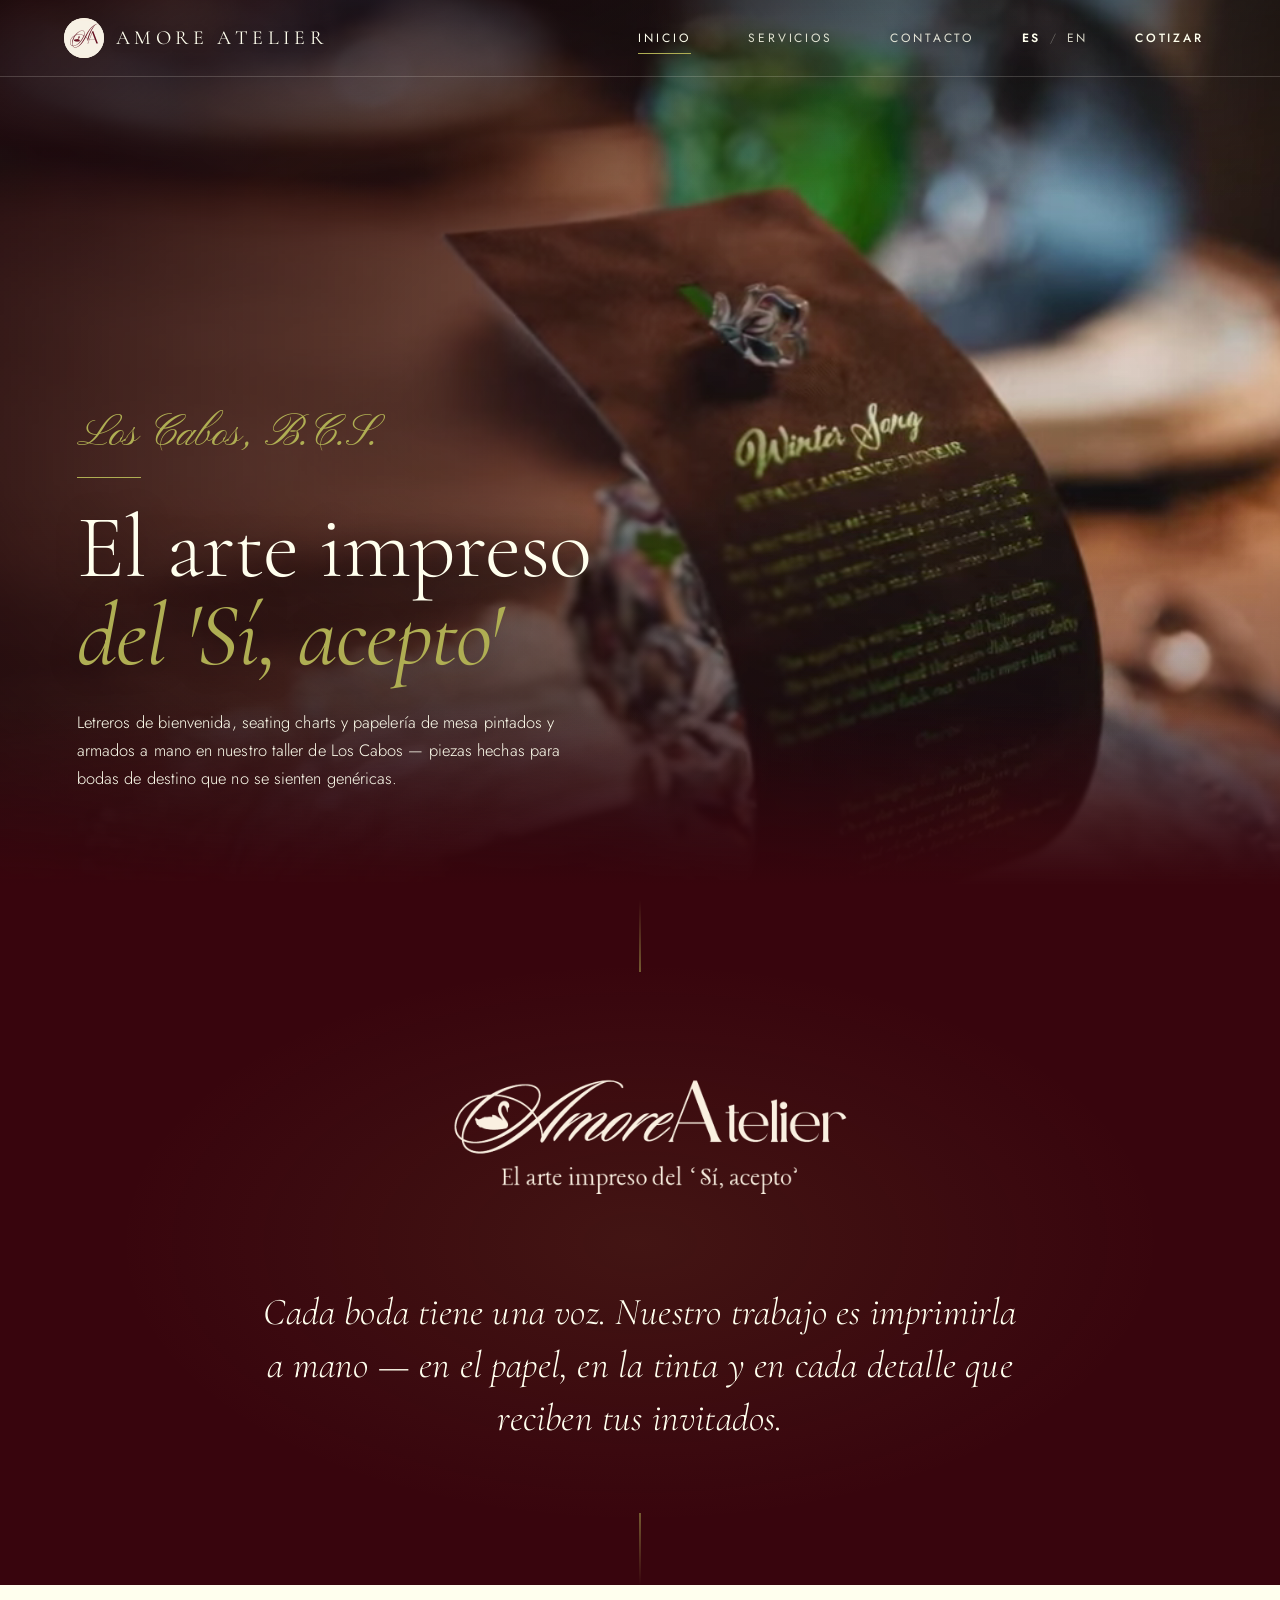
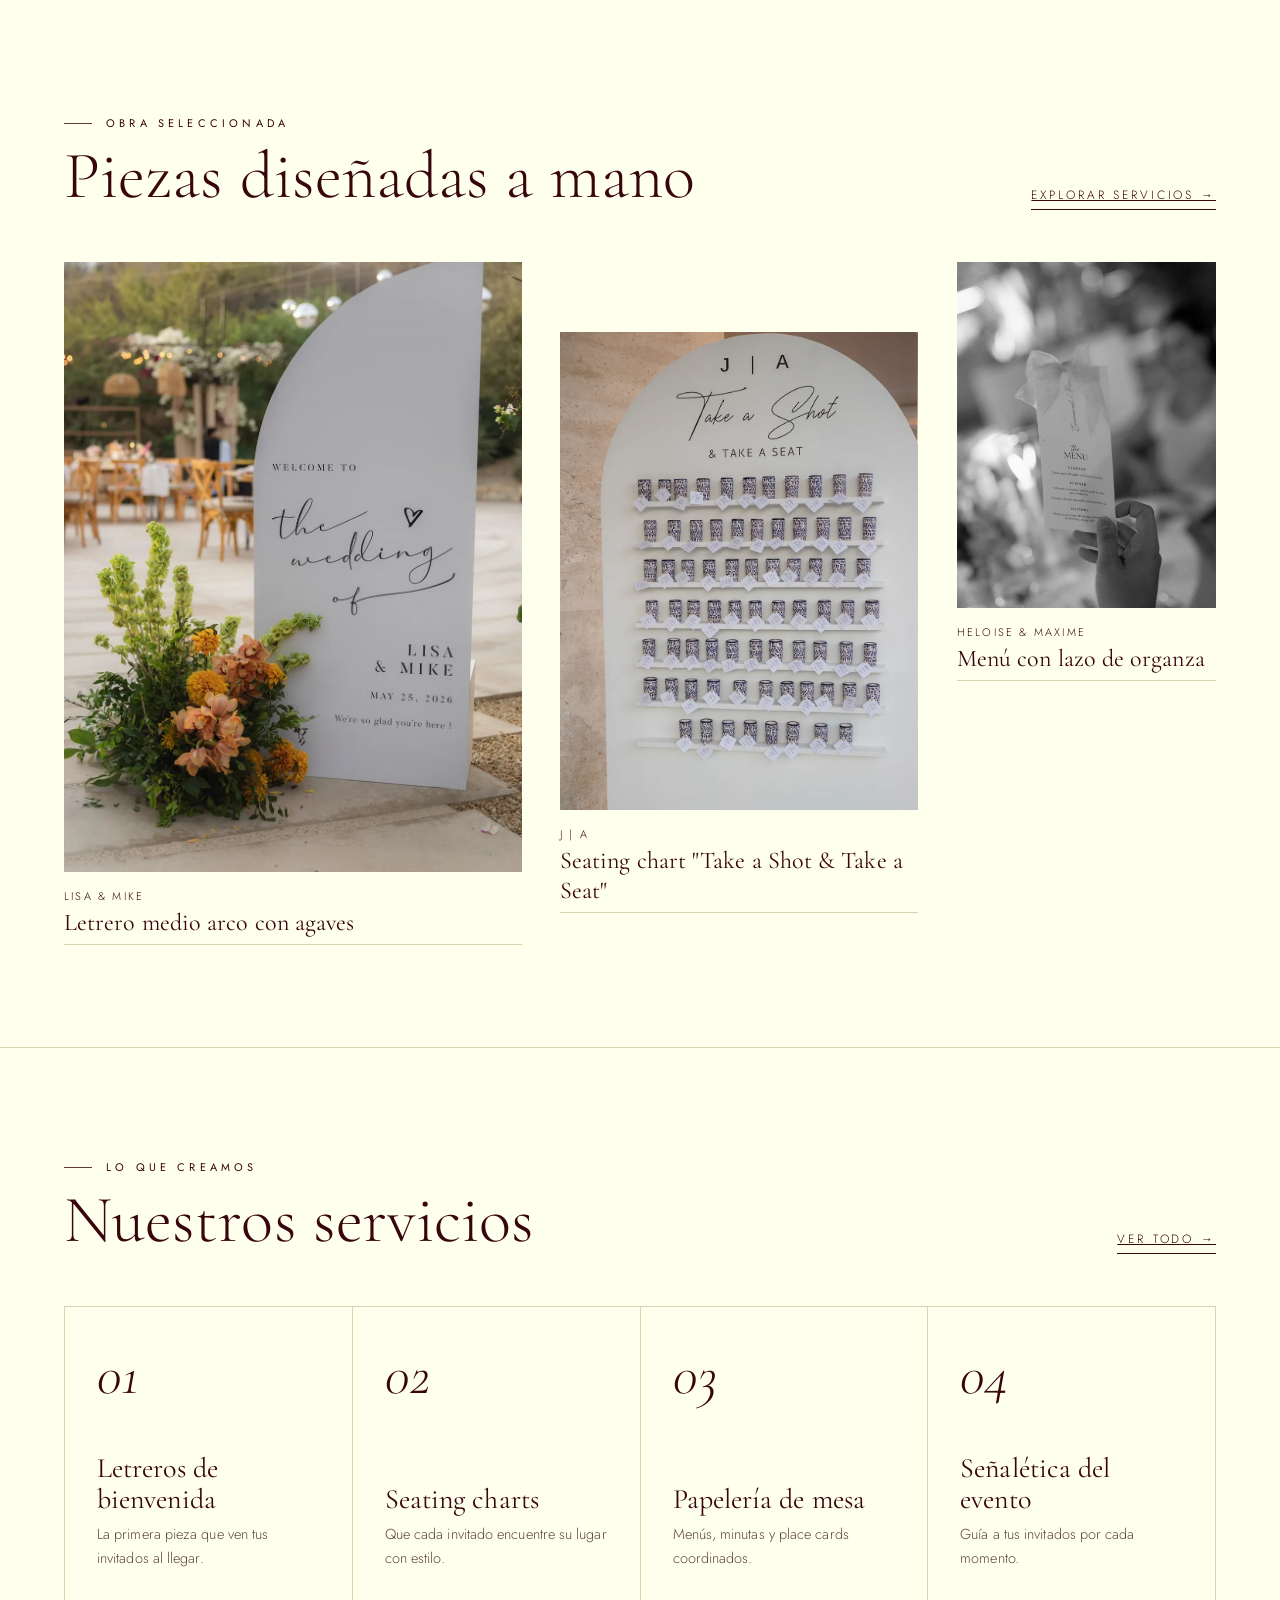
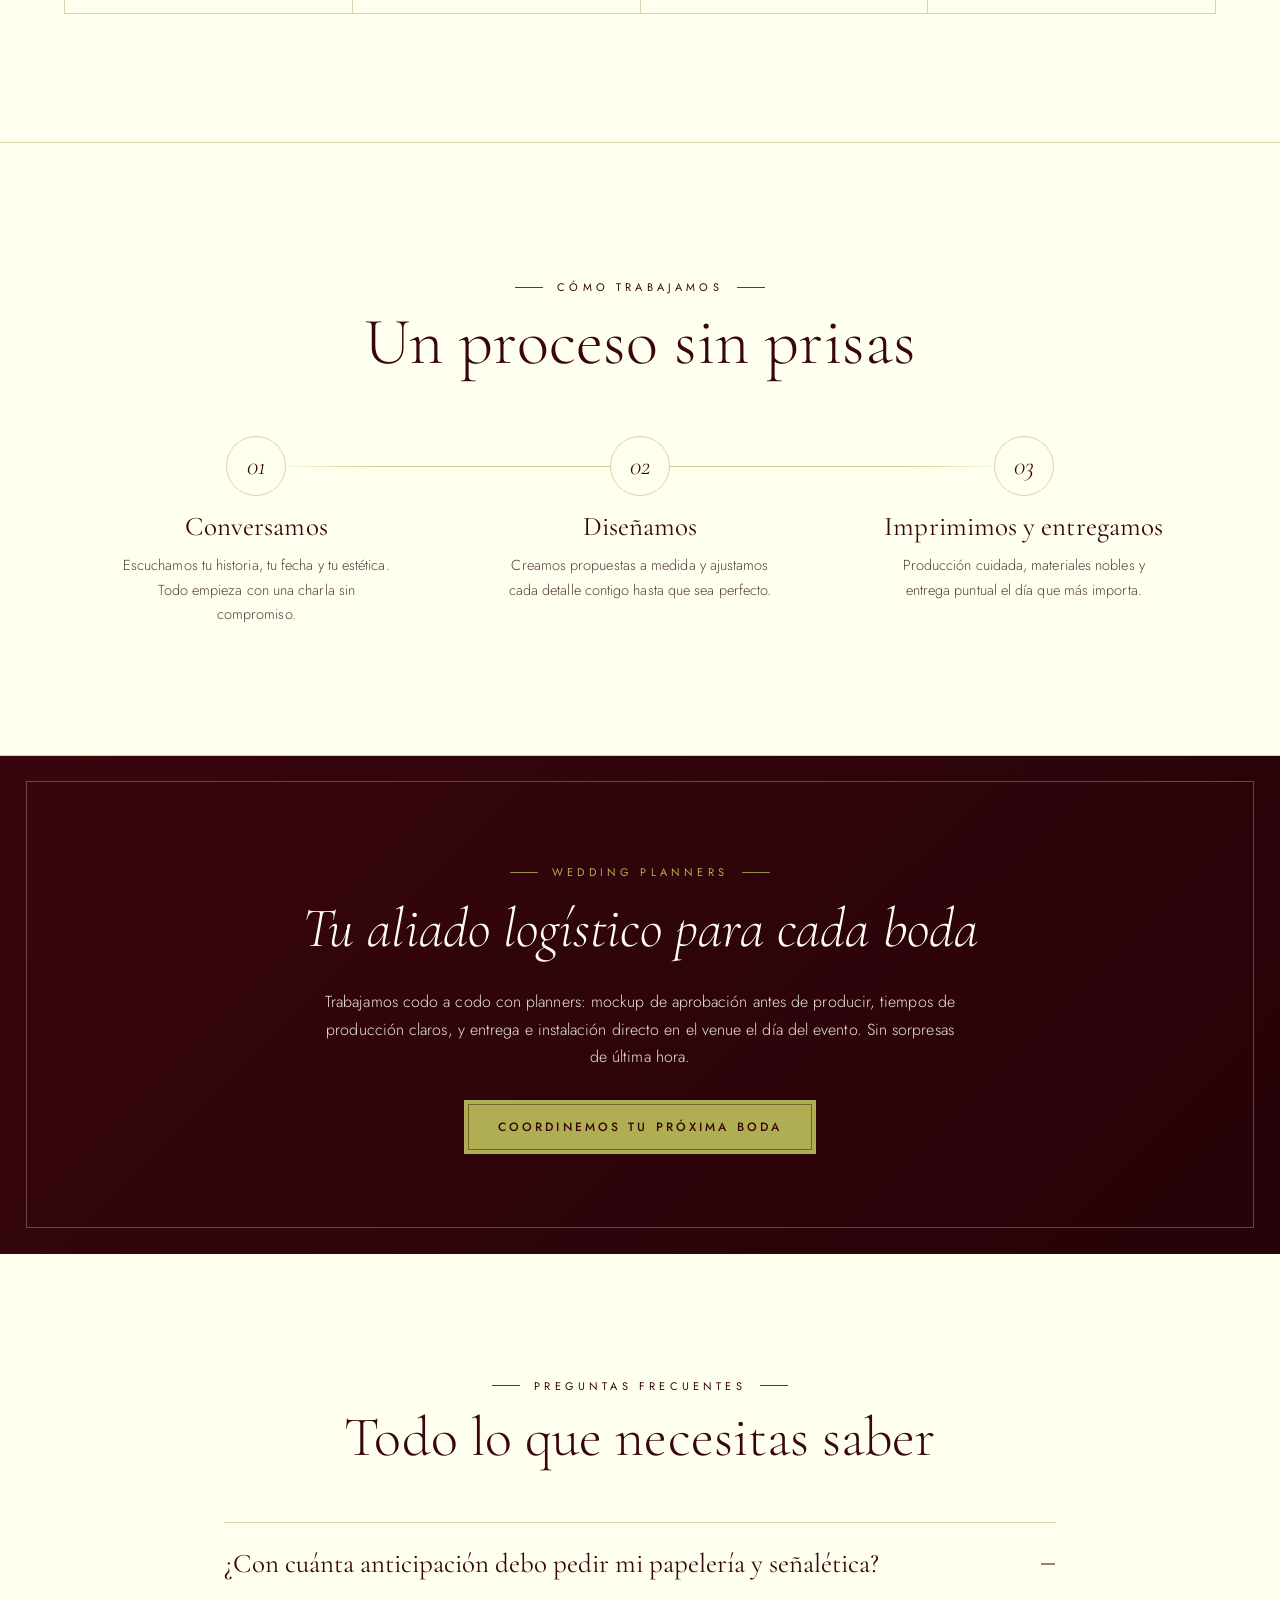
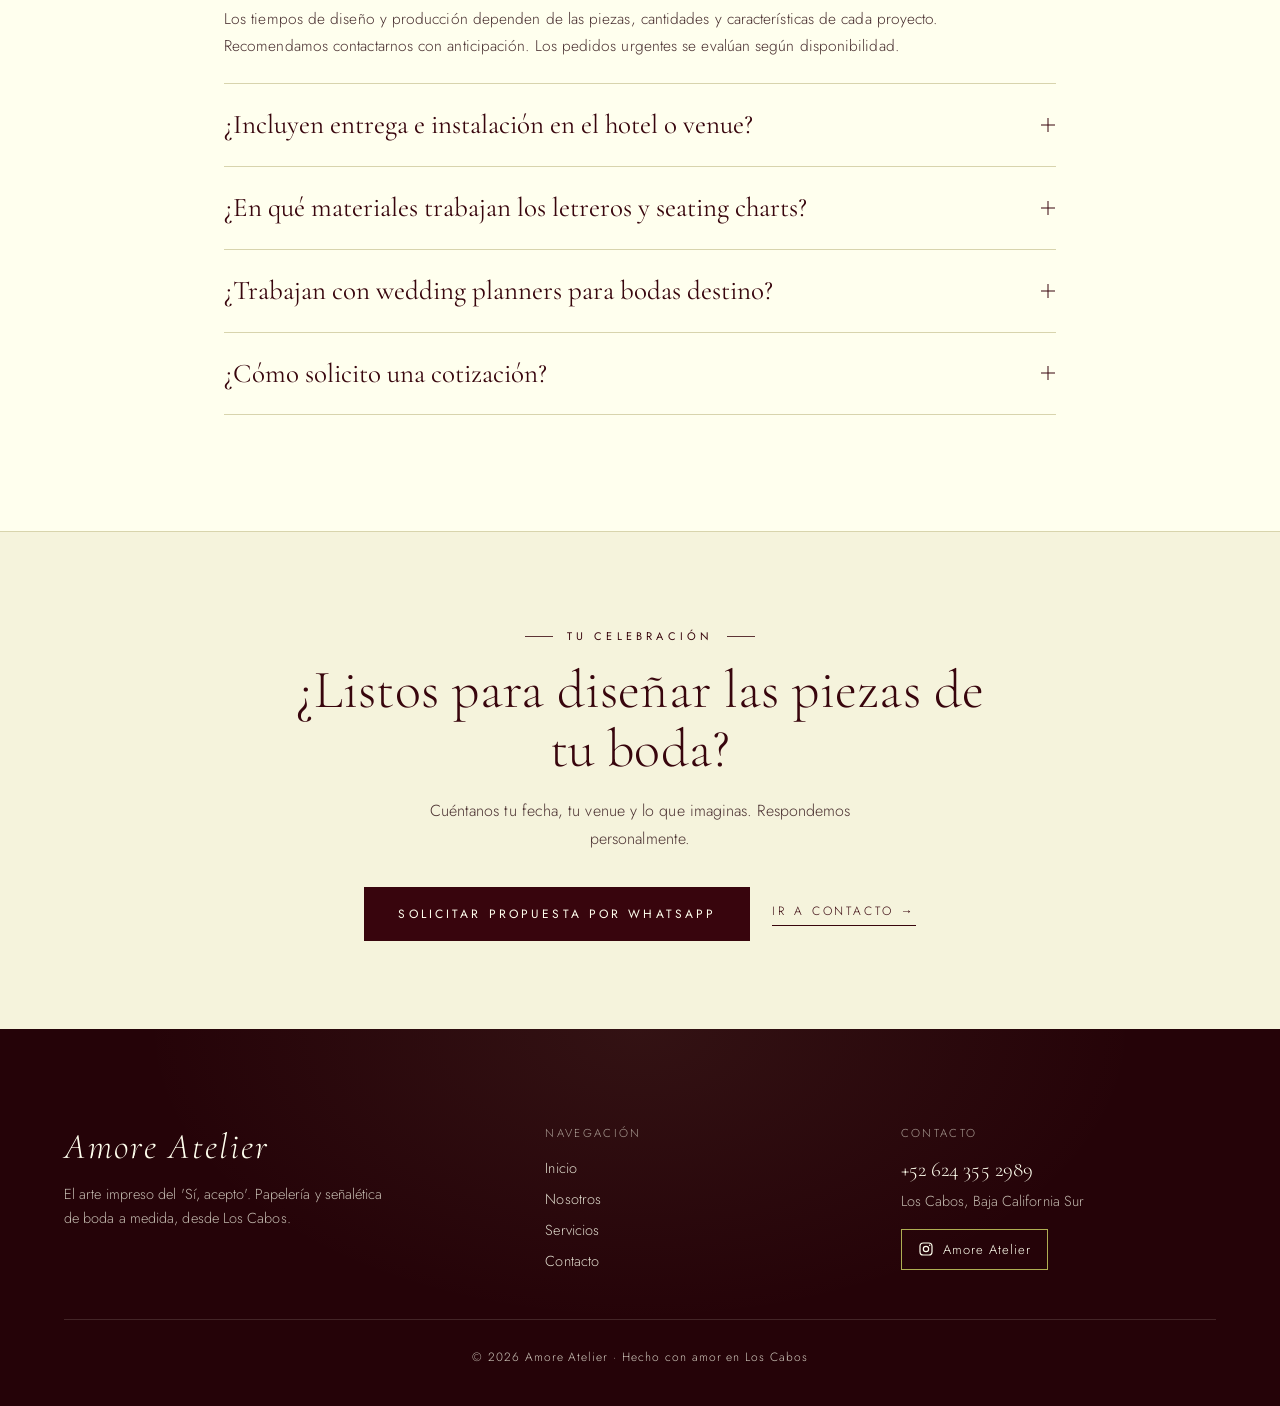
<file: portafolio/index.html>
<!DOCTYPE html>
<html lang="es">
<head>
<meta charset="utf-8">
<meta name="viewport" content="width=device-width, initial-scale=1">
<link rel="icon" type="image/jpeg" href="../assets/monogram.jpeg">

<link rel="preconnect" href="https://fonts.googleapis.com">
<link rel="preconnect" href="https://fonts.gstatic.com" crossorigin>
<link href="https://fonts.googleapis.com/css2?family=Cormorant+Garamond:ital,wght@0,300;0,400;0,500;0,600;1,300;1,400&family=Jost:wght@300;400;500;600&family=Pinyon+Script&display=swap" rel="stylesheet">

<!-- ===================== SEO ===================== -->
<title>Portafolio de Bodas en Los Cabos | Amore Atelier</title>
<meta name="description" content="Explora letreros de bienvenida, seating charts, menús y señalética real diseñada a mano por Amore Atelier para bodas en Los Cabos.">
<meta name="keywords" content="papelería de bodas Los Cabos, letreros de bienvenida boda, seating chart boda, señalética de boda, menús de boda, wedding signage Cabo San Lucas, custom welcome sign Los Cabos, destination wedding stationery, wedding planner Los Cabos, papelería para bodas Baja California Sur">
<meta name="author" content="Amore Atelier">
<meta name="robots" content="index, follow">
<link rel="canonical" href="https://amoreatelierdesign.com/portafolio/">
<link rel="alternate" hreflang="es" href="https://amoreatelierdesign.com/portafolio/">
<link rel="alternate" hreflang="en" href="https://amoreatelierdesign.com/en/portfolio/">
<link rel="alternate" hreflang="x-default" href="https://amoreatelierdesign.com/portafolio/">
<meta name="geo.region" content="MX-BCS">
<meta name="geo.placename" content="Los Cabos, Baja California Sur">
<meta name="geo.position" content="22.8905;-109.9167">
<meta name="ICBM" content="22.8905, -109.9167">
<meta property="og:type" content="website">
<meta property="og:site_name" content="Amore Atelier">
<meta property="og:locale" content="es_MX">
<meta property="og:locale:alternate" content="en_US">
<meta property="og:title" content="Portafolio de Bodas en Los Cabos | Amore Atelier">
<meta property="og:description" content="Explora letreros de bienvenida, seating charts, menús y señalética real diseñada a mano por Amore Atelier para bodas en Los Cabos.">
<meta property="og:url" content="https://amoreatelierdesign.com/portafolio/">
<meta property="og:image" content="https://amoreatelierdesign.com/assets/hero-poster.jpg">
<meta name="twitter:card" content="summary_large_image">
<meta name="twitter:title" content="Portafolio de Bodas en Los Cabos | Amore Atelier">
<meta name="twitter:description" content="Explora letreros de bienvenida, seating charts, menús y señalética real diseñada a mano por Amore Atelier para bodas en Los Cabos.">
<meta name="twitter:image" content="https://amoreatelierdesign.com/assets/hero-poster.jpg">
<script type="application/ld+json">
{
  "@context": "https://schema.org",
  "@type": "ProfessionalService",
  "name": "Amore Atelier",
  "description": "Estudio de papelería y señalética de bodas a medida en Los Cabos: letreros de bienvenida, seating charts, papelería de mesa y señalética de evento, con entrega e instalación en el venue.",
  "url": "https://amoreatelierdesign.com/",
  "image": "https://amoreatelierdesign.com/assets/hero-poster.jpg",
  "logo": "https://amoreatelierdesign.com/assets/monogram.jpeg",
  "telephone": "+52 624 355 2989",
  "knowsLanguage": ["es", "en"],
  "founder": [
    { "@type": "Person", "name": "Dariana" },
    { "@type": "Person", "name": "Aldo" }
  ],
  "areaServed": [
    { "@type": "Place", "name": "Los Cabos, Baja California Sur, México" },
    { "@type": "City", "name": "Cabo San Lucas" },
    { "@type": "City", "name": "San José del Cabo" },
    { "@type": "City", "name": "La Paz" }
  ],
  "address": {
    "@type": "PostalAddress",
    "addressLocality": "Los Cabos",
    "addressRegion": "Baja California Sur",
    "addressCountry": "MX"
  },
  "geo": { "@type": "GeoCoordinates", "latitude": 22.8905, "longitude": -109.9167 },
  "sameAs": ["https://www.instagram.com/amoreatelier.design"],
  "makesOffer": [
    { "@type": "Offer", "itemOffered": { "@type": "Service", "name": "Letreros de bienvenida para bodas" } },
    { "@type": "Offer", "itemOffered": { "@type": "Service", "name": "Seating charts para bodas" } },
    { "@type": "Offer", "itemOffered": { "@type": "Service", "name": "Papelería de mesa para bodas" } },
    { "@type": "Offer", "itemOffered": { "@type": "Service", "name": "Señalética de evento para bodas" } }
  ]
}
</script>
<script type="application/ld+json">
{
  "@context": "https://schema.org",
  "@type": "FAQPage",
  "mainEntity": [
    {
      "@type": "Question",
      "name": "¿Con cuánta anticipación debo pedir los letreros y la papelería de mi boda en Los Cabos?",
      "acceptedAnswer": { "@type": "Answer", "text": "Los tiempos de diseño y producción dependen de las piezas, cantidades y características de cada proyecto. Recomendamos contactarnos con anticipación. Los pedidos urgentes se evalúan según disponibilidad." }
    },
    {
      "@type": "Question",
      "name": "¿Incluyen entrega e instalación en el hotel o venue de Los Cabos?",
      "acceptedAnswer": { "@type": "Answer", "text": "Sí. Entregamos e instalamos personalmente tus letreros de bienvenida, seating charts y señalética en hoteles, villas y venues de Los Cabos (Cabo San Lucas y San José del Cabo) y La Paz." }
    },
    {
      "@type": "Question",
      "name": "¿En qué materiales trabajan los letreros de bienvenida y seating charts?",
      "acceptedAnswer": { "@type": "Answer", "text": "Trabajamos gran formato en acrílico, espejo, madera, tela/lino y papel artesanal, además de papelería de mesa (menús, minutas y place cards) en papeles seleccionados con tipografía caligráfica y acabados a medida." }
    },
    {
      "@type": "Question",
      "name": "¿Trabajan con wedding planners para bodas destino?",
      "acceptedAnswer": { "@type": "Answer", "text": "Sí. Colaboramos directamente con wedding planners en Los Cabos y La Paz con mockups digitales para aprobación previa, tiempos de producción claros y montaje coordinado en sitio el día del evento." }
    },
    {
      "@type": "Question",
      "name": "¿Cómo solicito una cotización?",
      "acceptedAnswer": { "@type": "Answer", "text": "Puedes escribirnos directo por WhatsApp al +52 624 355 2989 con la fecha de tu boda, tu venue y las piezas que necesitas. Respondemos personalmente con una propuesta a medida." }
    }
  ]
}
</script>

<script type="application/ld+json">
{
  "@context": "https://schema.org",
  "@type": "BreadcrumbList",
  "itemListElement": [
    { "@type": "ListItem", "position": 1, "name": "Inicio", "item": "https://amoreatelierdesign.com/" },
    { "@type": "ListItem", "position": 2, "name": "Portafolio", "item": "https://amoreatelierdesign.com/portafolio/" }
  ]
}
</script>
<link rel="stylesheet" href="../css/style.css">
</head>
<body>
<div id="aa-root">
  <a class="aa-skip-link" href="#aa-app">Saltar al contenido</a>

  <!-- ===================== NAV ===================== -->
  <header id="aa-nav">
    <a class="aa-brand" href="../" data-go="inicio">
      <img src="../assets/monogram.jpeg" alt="Amore Atelier">
      <span>AMORE ATELIER</span>
    </a>
    <div class="aa-mobile-bar">
      <div class="aa-langswitch aa-langswitch-mobile">
        <button data-site-lang="es" class="is-active">ES</button>
        <button data-site-lang="en">EN</button>
      </div>
      <button class="aa-nav-toggle" id="aa-nav-toggle" aria-label="Abrir menú" aria-expanded="false" aria-controls="aa-navlinks">
        <span></span><span></span><span></span>
      </button>
    </div>
    <nav class="aa-navlinks" id="aa-navlinks">
      <a class="aa-navlink" href="../" data-nav="inicio" data-go="inicio" data-t="navInicio">Inicio</a>
      <a class="aa-navlink" href="../servicios/" data-nav="servicios" data-go="servicios" data-t="navServicios">Servicios</a>
      <a class="aa-navlink aa-hidden" href="../portafolio/" data-nav="portafolio" data-go="portafolio" data-t="navPortafolio" data-if="showPortfolio">Portafolio</a>
      <a class="aa-navlink" href="../contacto/" data-nav="contacto" data-go="contacto" data-t="navContacto">Contacto</a>
      <div class="aa-langswitch">
        <button data-site-lang="es" class="is-active">ES</button>
        <button data-site-lang="en">EN</button>
      </div>
      <a class="aa-btn-pill" id="aa-nav-cta" data-if="showNavCta" target="_blank" rel="noopener">
        <span data-t="cotizar">Cotizar</span>
      </a>
    </nav>
  </header>

  <main id="aa-app">

  <!-- ===================== INICIO ===================== -->
  <section class="aa-page aa-hidden" data-page="inicio">
    <div class="aa-hero aa-hero--video">
      <div class="aa-hero-copy">
        <span class="aa-hero-loc script" data-t="heroLoc">Los Cabos, B.C.S.</span>
        <span class="aa-hero-rule" data-hline></span>
        <h2 class="aa-hero-title"><span data-t="heroTitleA">El arte impreso</span><br><em data-t="heroTitleB">del 'Sí, acepto'</em></h2>
        <p class="aa-hero-sub" data-t="heroSub">Letreros de bienvenida, seating charts y papelería de mesa pintados y armados a mano en nuestro taller de Los Cabos — piezas hechas para bodas de destino que no se sienten genéricas.</p>
      </div>
      <div class="aa-hero-media" aria-hidden="true">
        <video class="aa-hero-video" id="aa-hero-video" autoplay muted loop playsinline preload="metadata" poster="../assets/hero-poster.jpg">
          <source src="../assets/hero-video.webm" type="video/webm">
          <source src="../assets/hero-video.mp4" type="video/mp4">
        </video>
        <div class="aa-hero-veil"></div>
      </div>
    </div>

    <div class="aa-marquee" id="aa-marquee" aria-hidden="true"><div class="aa-marquee-track"><span>Letreros de bienvenida</span><b>&#10022;</b><span>Seating charts</span><b>&#10022;</b><span>Papelería de mesa</span><b>&#10022;</b><span>Señalética de evento</span><b>&#10022;</b><span>Hecho a mano en Los Cabos</span><b>&#10022;</b><span>Letreros de bienvenida</span><b>&#10022;</b><span>Seating charts</span><b>&#10022;</b><span>Papelería de mesa</span><b>&#10022;</b><span>Señalética de evento</span><b>&#10022;</b><span>Hecho a mano en Los Cabos</span><b>&#10022;</b></div></div>

    <div class="aa-manifesto">
      <img src="../assets/wordmark-transparent.png" alt="Amore Atelier" data-reveal>
      <p data-reveal data-t="manifesto">Cada boda tiene una voz. Nuestro trabajo es imprimirla a mano — en el papel, en la tinta y en cada detalle que reciben tus invitados.</p>
    </div>

    <div class="aa-services-section">
      <div class="aa-section-head" data-reveal>
        <div>
          <span class="aa-eyebrow" data-t="servEyebrow">Lo que creamos</span>
          <h2 data-t="servTitle">Nuestros servicios</h2>
        </div>
        <a class="aa-link-underline" href="../servicios/" data-go="servicios" data-t="verTodo">Ver todo →</a>
      </div>
      <div class="aa-services-grid" id="aa-services-grid">
        <button class="aa-svc-card aa-svc-card-textonly" type="button">
          <div class="aa-svc-body">
            <span class="aa-svc-n">01</span>
            <h3>Letreros de bienvenida</h3>
            <p>La primera pieza que ven tus invitados al llegar.</p>
          </div>
        </button>
        <button class="aa-svc-card aa-svc-card-textonly" type="button">
          <div class="aa-svc-body">
            <span class="aa-svc-n">02</span>
            <h3>Seating charts</h3>
            <p>Que cada invitado encuentre su lugar con estilo.</p>
          </div>
        </button>
        <button class="aa-svc-card aa-svc-card-textonly" type="button">
          <div class="aa-svc-body">
            <span class="aa-svc-n">03</span>
            <h3>Papelería de mesa</h3>
            <p>Menús, minutas y place cards coordinados.</p>
          </div>
        </button>
        <button class="aa-svc-card aa-svc-card-textonly" type="button">
          <div class="aa-svc-body">
            <span class="aa-svc-n">04</span>
            <h3>Señalética del evento</h3>
            <p>Guía a tus invitados por cada momento.</p>
          </div>
        </button>
      </div>
    </div>

    <div class="aa-process">
      <div class="aa-process-head" data-reveal>
        <span class="aa-eyebrow" data-t="procEyebrow">Cómo trabajamos</span>
        <h2 data-t="procTitle">Un proceso sin prisas</h2>
      </div>
      <div class="aa-process-grid" id="aa-process-grid">
        <div class="aa-step">
          <span class="aa-step-n">01</span>
          <h3>Conversamos</h3>
          <p>Escuchamos tu historia, tu fecha y tu estética. Todo empieza con una charla sin compromiso.</p>
        </div>
        <div class="aa-step">
          <span class="aa-step-n">02</span>
          <h3>Diseñamos</h3>
          <p>Creamos propuestas a medida y ajustamos cada detalle contigo hasta que sea perfecto.</p>
        </div>
        <div class="aa-step">
          <span class="aa-step-n">03</span>
          <h3>Imprimimos y entregamos</h3>
          <p>Producción cuidada, materiales nobles y entrega puntual el día que más importa.</p>
        </div>
      </div>
    </div>

    <div class="aa-cta-band aa-planners-band">
      <span class="aa-eyebrow" data-t="plannersEyebrow">Wedding planners</span>
      <h2 data-t="plannersTitle">Tu aliado logístico para cada boda</h2>
      <p data-t="plannersText">Trabajamos codo a codo con planners: mockup de aprobación antes de producir, tiempos de producción claros, y entrega e instalación directo en el venue el día del evento. Sin sorpresas de última hora.</p>
      <a class="aa-btn-solid-lg" id="aa-planners-cta" target="_blank" rel="noopener" data-t="plannersCta">Coordinemos tu próxima boda</a>
    </div>

    <div class="aa-faq" id="aa-faq">
      <div class="aa-faq-head" data-reveal>
        <span class="aa-eyebrow">Preguntas frecuentes</span>
        <h2>Todo lo que necesitas saber</h2>
      </div>
      <div class="aa-faq-list" data-reveal>
        <div class="aa-faq-item is-open">
          <button class="aa-faq-q" type="button" data-faq-btn aria-expanded="true"><span>¿Con cuánta anticipación debo pedir mi papelería y señalética?</span><span class="aa-faq-icon" aria-hidden="true"></span></button>
          <div class="aa-faq-a"><div><p>Los tiempos de diseño y producción dependen de las piezas, cantidades y características de cada proyecto. Recomendamos contactarnos con anticipación. Los pedidos urgentes se evalúan según disponibilidad.</p></div></div>
        </div>
        <div class="aa-faq-item">
          <button class="aa-faq-q" type="button" data-faq-btn aria-expanded="false"><span>¿Incluyen entrega e instalación en el hotel o venue?</span><span class="aa-faq-icon" aria-hidden="true"></span></button>
          <div class="aa-faq-a"><div><p>Sí. Entregamos e instalamos personalmente tus letreros de bienvenida, seating charts y señalética en hoteles, villas y venues de Los Cabos (Cabo San Lucas y San José del Cabo) y La Paz.</p></div></div>
        </div>
        <div class="aa-faq-item">
          <button class="aa-faq-q" type="button" data-faq-btn aria-expanded="false"><span>¿En qué materiales trabajan los letreros y seating charts?</span><span class="aa-faq-icon" aria-hidden="true"></span></button>
          <div class="aa-faq-a"><div><p>Trabajamos gran formato en acrílico, espejo, madera, lino y papel artesanal, además de papelería de mesa (menús, minutas y place cards) en papeles seleccionados con tipografía caligráfica y acabados a medida.</p></div></div>
        </div>
        <div class="aa-faq-item">
          <button class="aa-faq-q" type="button" data-faq-btn aria-expanded="false"><span>¿Trabajan con wedding planners para bodas destino?</span><span class="aa-faq-icon" aria-hidden="true"></span></button>
          <div class="aa-faq-a"><div><p>Sí. Colaboramos directamente con wedding planners en Los Cabos y La Paz con mockups digitales para aprobación previa, tiempos de producción claros y montaje coordinado en sitio el día del evento.</p></div></div>
        </div>
        <div class="aa-faq-item">
          <button class="aa-faq-q" type="button" data-faq-btn aria-expanded="false"><span>¿Cómo solicito una cotización?</span><span class="aa-faq-icon" aria-hidden="true"></span></button>
          <div class="aa-faq-a"><div><p>Escríbenos por WhatsApp al +52 624 355 2989 con la fecha de tu boda, tu venue y las piezas que imaginas. Respondemos personalmente con una propuesta a medida.</p></div></div>
        </div>
      </div>
    </div>

    <div class="aa-closing">
      <span class="aa-eyebrow" data-t="closingEyebrow">Tu celebración</span>
      <h2 data-t="closingTitle">¿Listos para diseñar las piezas de tu boda?</h2>
      <p data-t="closingText">Cuéntanos tu fecha, tu venue y lo que imaginas. Respondemos personalmente.</p>
      <div class="aa-closing-actions">
        <a class="aa-btn-solid-lg" id="aa-closing-wa" target="_blank" rel="noopener" data-t="closingWa">Solicitar propuesta por WhatsApp</a>
        <a class="aa-link-underline" href="../contacto/" data-go="contacto" data-t="closingContact">Ir a Contacto →</a>
      </div>
    </div>
  </section>

  <!-- ===================== NOSOTROS ===================== -->
  <section class="aa-page aa-page-top-pad aa-hidden" data-page="nosotros">
    <div class="aa-page-head">
      <span class="aa-eyebrow" data-t="ebNosotros">Nosotros</span>
    </div>

    <div class="aa-about-block1" data-reveal>
      <div>
        <h2 data-t="aboutHeading">Sobre nosotros</h2>
        <p data-t="aboutBody1">Amore Atelier nació de una pasión por el diseño, el amor y, por supuesto, las bodas. Nos encanta dar vida a las ideas de cada pareja, transformándolas en piezas pensadas con intención y significado que realzan su día especial.</p>
        <p data-t="aboutBody2">Nuestro trabajo se centra en crear armonía, equilibrio estético, coherencia y personalidad, cuidando que cada detalle se sienta refinado y bellamente conectado.</p>
        <p data-t="aboutBody3">Para nosotros es esencial que cada pareja se sienta escuchada, acompañada y segura de que su visión será cuidadosamente traducida en el día de su boda, con atención y cariño.</p>
      </div>
      <div id="aa-about1-slot"></div>
    </div>

    <div class="aa-about-block2">
      <div class="aa-about-block2-inner">
        <div class="aa-about-frame" data-reveal>
          <div class="aa-about-frame-inner">
            <div id="aa-about2-slot"></div>
          </div>
        </div>
        <div class="aa-founders" data-reveal>
          <h2 data-t="aboutHeading2">El equipo detrás</h2>
          <p><span data-t="aboutFoundersLead">Detrás de este proyecto están</span> <strong data-t="aboutFoundersNames">Dariana &amp; Aldo</strong><span data-t="aboutFoundersRest">, quienes trabajan mano a mano para crear propuestas visuales donde cada detalle refleja profesionalismo, sensibilidad y cariño genuino.</span></p>
          <span class="aa-heart">♥</span>
        </div>
      </div>
    </div>

    <div class="aa-cta-band">
      <h2 data-t="svcCtaTitle">¿Empezamos tu papelería?</h2>
      <a class="aa-btn-solid-lg" id="aa-about-cta" target="_blank" rel="noopener" data-t="ctaWhatsapp">Escríbenos por WhatsApp</a>
    </div>
  </section>

  <!-- ===================== SERVICIOS ===================== -->
  <section class="aa-page aa-page-top-pad aa-hidden" data-page="servicios">
    <div class="aa-page-head">
      <span class="aa-eyebrow" data-t="ebServicios">Servicios</span>
      <h2 data-t="svcPageTitle">Todo lo impreso de tu boda</h2>
      <p data-t="svcPageIntro">Diseño a medida, papeles seleccionados y acabados cuidados. Cada pieza se coordina para que tu evento se sienta de una sola pieza.</p>
    </div>
    <div class="aa-svc-rows" id="aa-svc-rows">
      <div class="aa-svc-row">
        <div>
          <span class="aa-svc-row-n">01</span>
          <h2>Letreros de bienvenida</h2>
          <p>Grandes formatos en acrílico, espejo, madera o papel, trabajados con tipografía caligráfica y acabados a medida en nuestro taller. El primer vistazo que anuncia el tono de tu celebración desde la entrada del venue.</p>
          <ul class="aa-tag-list"><li>Acrílico</li><li>Espejo</li><li>Tipografía caligráfica</li><li>Gran formato</li></ul>
        </div>
      </div>
      <div class="aa-svc-row">
        <div>
          <span class="aa-svc-row-n">02</span>
          <h2>Seating charts</h2>
          <p>Planos de mesa claros y bellos: por mesa, alfabético o por familia, con instalación resuelta el día del evento para que no sea un pendiente tuyo.</p>
          <ul class="aa-tag-list"><li>Por mesa</li><li>Alfabético</li><li>Impreso</li><li>Montaje</li></ul>
        </div>
      </div>
      <div class="aa-svc-row">
        <div>
          <span class="aa-svc-row-n">03</span>
          <h2>Papelería de mesa</h2>
          <p>Menús, minutas, place cards, números de mesa y libros de votos: tu day-of stationery coordinada en un mismo lenguaje visual, lista para tu venue.</p>
          <ul class="aa-tag-list"><li>Menús</li><li>Minutas</li><li>Place cards</li><li>Números</li></ul>
        </div>
      </div>
      <div class="aa-svc-row">
        <div>
          <span class="aa-svc-row-n">04</span>
          <h2>Señalética del evento</h2>
          <p>Ceremonia, cóctel, cena y fiesta: señales, letreros direccionales y detalles instalados en sitio para que todo fluya sin una sola duda.</p>
          <ul class="aa-tag-list"><li>Direccionales</li><li>Programa</li><li>Bar</li><li>Detalles</li></ul>
        </div>
      </div>
    </div>
    <div class="aa-svc-cta-wrap">
      <div class="aa-cta-band">
        <h2 data-t="svcCtaTitle">¿Empezamos tu papelería?</h2>
        <a class="aa-btn-solid-lg" id="aa-svc-cta" target="_blank" rel="noopener" data-t="ctaWhatsapp">Escríbenos por WhatsApp</a>
      </div>
    </div>
  </section>

  <!-- ===================== PORTAFOLIO ===================== -->
  <section class="aa-page aa-page-top-pad" data-page="portafolio">
    <div class="aa-page-head">
      <span class="aa-eyebrow" data-t="ebPortafolio">Portafolio</span>
      <h1 data-t="portTitle">Bodas que hemos vestido</h1>
    </div>
    <div class="aa-filters" id="aa-filters"></div>
    <div class="aa-gallery" id="aa-gallery"></div>
  </section>

  <!-- ===================== CONTACTO ===================== -->
  <section class="aa-page aa-page-top-pad aa-hidden" data-page="contacto">
    <div class="aa-contact-grid">
      <div>
        <span class="aa-eyebrow" data-t="ebContacto">Contacto</span>
        <h2 data-t="contactTitle">Hablemos de tu boda</h2>
        <p data-t="contactIntro">Cuéntanos tu fecha y lo que imaginas. Respondemos personalmente, sin plantillas.</p>
        <a class="aa-wa-card" id="aa-contact-wa" target="_blank" rel="noopener">
          <span><span class="aa-wa-label" data-t="waLabel">WhatsApp</span><span class="aa-wa-number">+52 624 355 2989</span></span>
        </a>
        <div class="aa-info-cards">
          <div class="aa-info-card">
            <span class="aa-info-label" data-t="lEstudio">Estudio</span>
            <span class="aa-info-value" data-t="estudioVal">Los Cabos, B.C.S.</span>
          </div>
          <div class="aa-info-card">
            <span class="aa-info-label" data-t="lCobertura">Cobertura</span>
            <span class="aa-info-value" data-t="coberturaVal">Los Cabos y La Paz</span>
          </div>
        </div>
      </div>
      <div class="aa-form-card">
        <h2 data-t="formTitle">Solicita tu cotización</h2>
        <label class="aa-field-label" data-t="fNombre">Nombre</label>
        <input class="aa-input" id="aa-f-nombre" type="text">
        <label class="aa-field-label" data-t="fFecha">Fecha de la boda</label>
        <input class="aa-input" id="aa-f-fecha" type="text">
        <label class="aa-field-label" data-t="fVenue">Venue o zona del evento (opcional)</label>
        <input class="aa-input" id="aa-f-venue" type="text">
        <label class="aa-field-label" data-t="fServicio">Servicio de interés</label>
        <select class="aa-select" id="aa-f-servicio">
          <option>Letreros de bienvenida</option>
          <option>Seating chart</option>
          <option>Papelería de mesa</option>
          <option>Señalética del evento</option>
          <option>Todo lo anterior</option>
        </select>
        <label class="aa-field-label" data-t="fMensaje">Mensaje</label>
        <textarea class="aa-textarea" id="aa-f-mensaje" rows="4"></textarea>
        <a class="aa-form-submit" id="aa-f-submit" target="_blank" rel="noopener" data-t="fEnviar">Enviar por WhatsApp</a>
      </div>
    </div>
  </section>

  </main>

  <!-- ===================== FOOTER ===================== -->
  <footer id="aa-footer">
    <div class="aa-footer-grid">
      <div>
        <h3>Amore Atelier</h3>
        <p data-t="footerDesc">El arte impreso del 'Sí, acepto'. Papelería y señalética de boda a medida, desde Los Cabos.</p>
      </div>
      <div>
        <span class="aa-footer-col-label" data-t="footNav">Navegación</span>
        <div class="aa-footer-links">
          <a href="../" data-go="inicio" data-t="navInicio">Inicio</a>
          <a href="../nosotros/" data-go="nosotros" data-t="navNosotros">Nosotros</a>
          <a href="../servicios/" data-go="servicios" data-t="navServicios">Servicios</a>
          <a class="aa-hidden" href="../portafolio/" data-go="portafolio" data-t="navPortafolio" data-if="showPortfolio">Portafolio</a>
          <a href="../contacto/" data-go="contacto" data-t="navContacto">Contacto</a>
        </div>
      </div>
      <div>
        <span class="aa-footer-col-label" data-t="footContacto">Contacto</span>
        <a class="aa-footer-wa" id="aa-footer-wa" target="_blank" rel="noopener">+52 624 355 2989</a>
        <span class="aa-footer-loc">Los Cabos, Baja California Sur</span>
        <a class="aa-ig-btn" href="https://www.instagram.com/amoreatelier.design" target="_blank" rel="noopener">
          <svg width="16" height="16" viewBox="0 0 24 24" fill="none" stroke="currentColor" stroke-width="1.8"><rect x="3" y="3" width="18" height="18" rx="5"></rect><circle cx="12" cy="12" r="4"></circle><circle cx="17.5" cy="6.5" r="1.1" fill="currentColor" stroke="none"></circle></svg>
          Amore Atelier
        </a>
      </div>
    </div>
    <div class="aa-footer-bottom">
      <span data-t="copyright">© 2026 Amore Atelier · Hecho con amor en Los Cabos</span>
    </div>
  </footer>

</div>

<script>window.AA_SITE_LANG = 'es'; window.AA_DEFAULT_PAGE = 'portafolio'; window.AA_ASSET_BASE = '../'; window.AA_LANG_BASE = '../'; window.AA_SITE_BASE = '../'; window.AA_ADMIN_BASE = '../admin/'; window.AA_ALT_LANG_URL = '../en/portfolio/';</script>
<script src="../js/content.js" defer></script>
<script src="../js/imageslot.js" defer></script>
<script src="../js/app.js" defer></script>
</body>
</html>
</file>
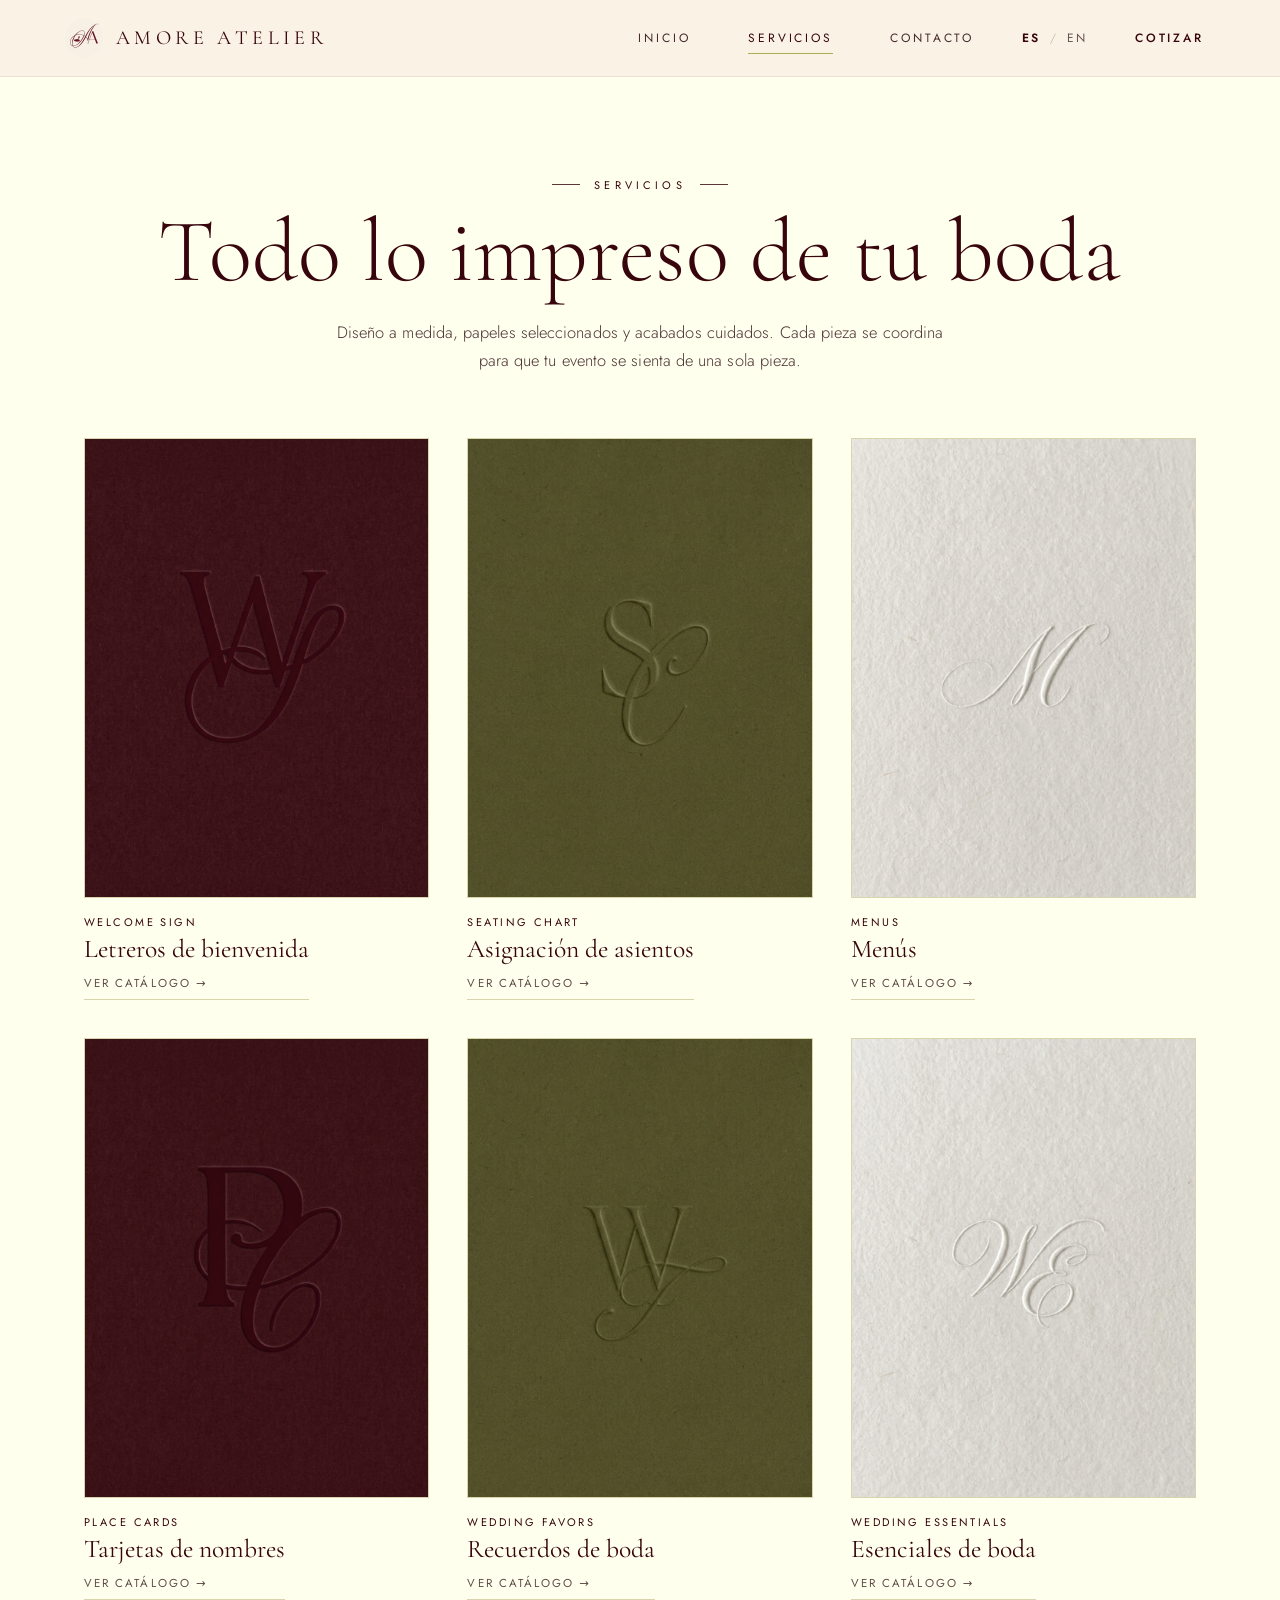
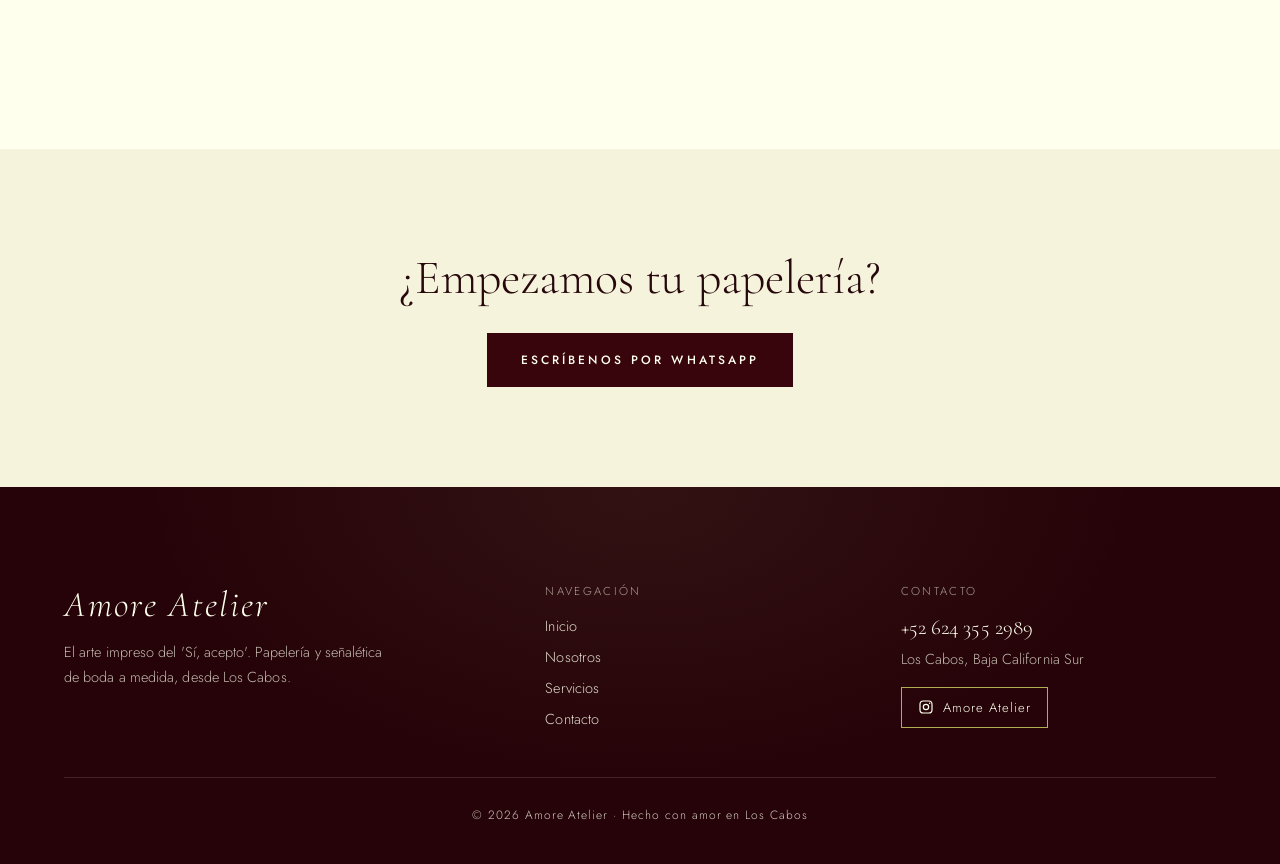
<file: servicios/index.html>
<!DOCTYPE html>
<html lang="es">
<head>
<meta charset="utf-8">
<meta name="viewport" content="width=device-width, initial-scale=1">
<link rel="icon" type="image/jpeg" href="../assets/monogram.jpeg">

<link rel="preconnect" href="https://fonts.googleapis.com">
<link rel="preconnect" href="https://fonts.gstatic.com" crossorigin>
<link href="https://fonts.googleapis.com/css2?family=Cormorant+Garamond:ital,wght@0,300;0,400;0,500;0,600;1,300;1,400&family=Jost:wght@300;400;500;600&family=Pinyon+Script&display=swap" rel="stylesheet">

<!-- ===================== SEO ===================== -->
<title>Letreros, Seating Charts y Menús Los Cabos | Amore Atelier</title>
<meta name="description" content="Letreros de bienvenida en acrílico y espejo, seating charts, menús, minutas y señalética de boda en Los Cabos con entrega e instalación en tu venue.">
<meta name="keywords" content="papelería de bodas Los Cabos, letreros de bienvenida boda, seating chart boda, señalética de boda, menús de boda, wedding signage Cabo San Lucas, custom welcome sign Los Cabos, destination wedding stationery, wedding planner Los Cabos, papelería para bodas Baja California Sur">
<meta name="author" content="Amore Atelier">
<meta name="robots" content="index, follow">
<link rel="canonical" href="https://amoreatelierdesign.com/servicios/">
<link rel="alternate" hreflang="es" href="https://amoreatelierdesign.com/servicios/">
<link rel="alternate" hreflang="en" href="https://amoreatelierdesign.com/en/services/">
<link rel="alternate" hreflang="x-default" href="https://amoreatelierdesign.com/servicios/">
<meta name="geo.region" content="MX-BCS">
<meta name="geo.placename" content="Los Cabos, Baja California Sur">
<meta name="geo.position" content="22.8905;-109.9167">
<meta name="ICBM" content="22.8905, -109.9167">
<meta property="og:type" content="website">
<meta property="og:site_name" content="Amore Atelier">
<meta property="og:locale" content="es_MX">
<meta property="og:locale:alternate" content="en_US">
<meta property="og:title" content="Letreros, Seating Charts y Menús Los Cabos | Amore Atelier">
<meta property="og:description" content="Letreros de bienvenida en acrílico y espejo, seating charts, menús, minutas y señalética de boda en Los Cabos con entrega e instalación en tu venue.">
<meta property="og:url" content="https://amoreatelierdesign.com/servicios/">
<meta property="og:image" content="https://amoreatelierdesign.com/assets/hero-poster.jpg">
<meta name="twitter:card" content="summary_large_image">
<meta name="twitter:title" content="Letreros, Seating Charts y Menús Los Cabos | Amore Atelier">
<meta name="twitter:description" content="Letreros de bienvenida en acrílico y espejo, seating charts, menús, minutas y señalética de boda en Los Cabos con entrega e instalación en tu venue.">
<meta name="twitter:image" content="https://amoreatelierdesign.com/assets/hero-poster.jpg">
<script type="application/ld+json">
{
  "@context": "https://schema.org",
  "@type": "ProfessionalService",
  "name": "Amore Atelier",
  "description": "Estudio de papelería y señalética de bodas a medida en Los Cabos: letreros de bienvenida, seating charts, papelería de mesa y señalética de evento, con entrega e instalación en el venue.",
  "url": "https://amoreatelierdesign.com/",
  "image": "https://amoreatelierdesign.com/assets/hero-poster.jpg",
  "logo": "https://amoreatelierdesign.com/assets/monogram.jpeg",
  "telephone": "+52 624 355 2989",
  "knowsLanguage": ["es", "en"],
  "founder": [
    { "@type": "Person", "name": "Dariana" },
    { "@type": "Person", "name": "Aldo" }
  ],
  "areaServed": [
    { "@type": "Place", "name": "Los Cabos, Baja California Sur, México" },
    { "@type": "City", "name": "Cabo San Lucas" },
    { "@type": "City", "name": "San José del Cabo" },
    { "@type": "City", "name": "La Paz" }
  ],
  "address": {
    "@type": "PostalAddress",
    "addressLocality": "Los Cabos",
    "addressRegion": "Baja California Sur",
    "addressCountry": "MX"
  },
  "geo": { "@type": "GeoCoordinates", "latitude": 22.8905, "longitude": -109.9167 },
  "sameAs": ["https://www.instagram.com/amoreatelier.design"],
  "makesOffer": [
    { "@type": "Offer", "itemOffered": { "@type": "Service", "name": "Letreros de bienvenida para bodas" } },
    { "@type": "Offer", "itemOffered": { "@type": "Service", "name": "Seating charts para bodas" } },
    { "@type": "Offer", "itemOffered": { "@type": "Service", "name": "Papelería de mesa para bodas" } },
    { "@type": "Offer", "itemOffered": { "@type": "Service", "name": "Señalética de evento para bodas" } }
  ]
}
</script>
<script type="application/ld+json">
{
  "@context": "https://schema.org",
  "@type": "FAQPage",
  "mainEntity": [
    {
      "@type": "Question",
      "name": "¿Con cuánta anticipación debo pedir los letreros y la papelería de mi boda en Los Cabos?",
      "acceptedAnswer": { "@type": "Answer", "text": "Los tiempos de diseño y producción dependen de las piezas, cantidades y características de cada proyecto. Recomendamos contactarnos con anticipación. Los pedidos urgentes se evalúan según disponibilidad." }
    },
    {
      "@type": "Question",
      "name": "¿Incluyen entrega e instalación en el hotel o venue de Los Cabos?",
      "acceptedAnswer": { "@type": "Answer", "text": "Sí. Entregamos e instalamos personalmente tus letreros de bienvenida, seating charts y señalética en hoteles, villas y venues de Los Cabos (Cabo San Lucas y San José del Cabo) y La Paz." }
    },
    {
      "@type": "Question",
      "name": "¿En qué materiales trabajan los letreros de bienvenida y seating charts?",
      "acceptedAnswer": { "@type": "Answer", "text": "Trabajamos gran formato en acrílico, espejo, madera, tela/lino y papel artesanal, además de papelería de mesa (menús, minutas y place cards) en papeles seleccionados con tipografía caligráfica y acabados a medida." }
    },
    {
      "@type": "Question",
      "name": "¿Trabajan con wedding planners para bodas destino?",
      "acceptedAnswer": { "@type": "Answer", "text": "Sí. Colaboramos directamente con wedding planners en Los Cabos y La Paz con mockups digitales para aprobación previa, tiempos de producción claros y montaje coordinado en sitio el día del evento." }
    },
    {
      "@type": "Question",
      "name": "¿Cómo solicito una cotización?",
      "acceptedAnswer": { "@type": "Answer", "text": "Puedes escribirnos directo por WhatsApp al +52 624 355 2989 con la fecha de tu boda, tu venue y las piezas que necesitas. Respondemos personalmente con una propuesta a medida." }
    }
  ]
}
</script>

<script type="application/ld+json">
{
  "@context": "https://schema.org",
  "@type": "BreadcrumbList",
  "itemListElement": [
    { "@type": "ListItem", "position": 1, "name": "Inicio", "item": "https://amoreatelierdesign.com/" },
    { "@type": "ListItem", "position": 2, "name": "Servicios", "item": "https://amoreatelierdesign.com/servicios/" }
  ]
}
</script>
<link rel="stylesheet" href="../css/style.css">
</head>
<body>
<div id="aa-root">
  <a class="aa-skip-link" href="#aa-app">Saltar al contenido</a>

  <!-- ===================== NAV ===================== -->
  <header id="aa-nav">
    <a class="aa-brand" href="../" data-go="inicio">
      <img src="../assets/monogram.jpeg" alt="Amore Atelier">
      <span>AMORE ATELIER</span>
    </a>
    <div class="aa-mobile-bar">
      <div class="aa-langswitch aa-langswitch-mobile">
        <button data-site-lang="es" class="is-active">ES</button>
        <button data-site-lang="en">EN</button>
      </div>
      <button class="aa-nav-toggle" id="aa-nav-toggle" aria-label="Abrir menú" aria-expanded="false" aria-controls="aa-navlinks">
        <span></span><span></span><span></span>
      </button>
    </div>
    <nav class="aa-navlinks" id="aa-navlinks">
      <a class="aa-navlink" href="../" data-nav="inicio" data-go="inicio" data-t="navInicio">Inicio</a>
      <a class="aa-navlink" href="../servicios/" data-nav="servicios" data-go="servicios" data-t="navServicios">Servicios</a>
      <a class="aa-navlink aa-hidden" href="../portafolio/" data-nav="portafolio" data-go="portafolio" data-t="navPortafolio" data-if="showPortfolio">Portafolio</a>
      <a class="aa-navlink" href="../contacto/" data-nav="contacto" data-go="contacto" data-t="navContacto">Contacto</a>
      <div class="aa-langswitch">
        <button data-site-lang="es" class="is-active">ES</button>
        <button data-site-lang="en">EN</button>
      </div>
      <a class="aa-btn-pill" id="aa-nav-cta" data-if="showNavCta" target="_blank" rel="noopener">
        <span data-t="cotizar">Cotizar</span>
      </a>
    </nav>
  </header>

  <main id="aa-app">

  <!-- ===================== INICIO ===================== -->
  <section class="aa-page aa-hidden" data-page="inicio">
    <div class="aa-hero aa-hero--video">
      <div class="aa-hero-copy">
        <span class="aa-hero-loc script" data-t="heroLoc">Los Cabos, B.C.S.</span>
        <span class="aa-hero-rule" data-hline></span>
        <h2 class="aa-hero-title"><span data-t="heroTitleA">El arte impreso</span><br><em data-t="heroTitleB">del 'Sí, acepto'</em></h2>
        <p class="aa-hero-sub" data-t="heroSub">Letreros de bienvenida, seating charts y papelería de mesa pintados y armados a mano en nuestro taller de Los Cabos — piezas hechas para bodas de destino que no se sienten genéricas.</p>
      </div>
      <div class="aa-hero-media" aria-hidden="true">
        <video class="aa-hero-video" id="aa-hero-video" autoplay muted loop playsinline preload="metadata" poster="../assets/hero-poster.jpg">
          <source src="../assets/hero-video.webm" type="video/webm">
          <source src="../assets/hero-video.mp4" type="video/mp4">
        </video>
        <div class="aa-hero-veil"></div>
      </div>
    </div>

    <div class="aa-marquee" id="aa-marquee" aria-hidden="true"><div class="aa-marquee-track"><span>Letreros de bienvenida</span><b>&#10022;</b><span>Seating charts</span><b>&#10022;</b><span>Papelería de mesa</span><b>&#10022;</b><span>Señalética de evento</span><b>&#10022;</b><span>Hecho a mano en Los Cabos</span><b>&#10022;</b><span>Letreros de bienvenida</span><b>&#10022;</b><span>Seating charts</span><b>&#10022;</b><span>Papelería de mesa</span><b>&#10022;</b><span>Señalética de evento</span><b>&#10022;</b><span>Hecho a mano en Los Cabos</span><b>&#10022;</b></div></div>

    <div class="aa-manifesto">
      <img src="../assets/wordmark-transparent.png" alt="Amore Atelier" data-reveal>
      <p data-reveal data-t="manifesto">Cada boda tiene una voz. Nuestro trabajo es imprimirla a mano — en el papel, en la tinta y en cada detalle que reciben tus invitados.</p>
    </div>

    <div class="aa-services-section">
      <div class="aa-section-head" data-reveal>
        <div>
          <span class="aa-eyebrow" data-t="servEyebrow">Lo que creamos</span>
          <h2 data-t="servTitle">Nuestros servicios</h2>
        </div>
        <a class="aa-link-underline" href="../servicios/" data-go="servicios" data-t="verTodo">Ver todo →</a>
      </div>
      <div class="aa-services-grid" id="aa-services-grid">
        <button class="aa-svc-card aa-svc-card-textonly" type="button">
          <div class="aa-svc-body">
            <span class="aa-svc-n">01</span>
            <h3>Letreros de bienvenida</h3>
            <p>La primera pieza que ven tus invitados al llegar.</p>
          </div>
        </button>
        <button class="aa-svc-card aa-svc-card-textonly" type="button">
          <div class="aa-svc-body">
            <span class="aa-svc-n">02</span>
            <h3>Seating charts</h3>
            <p>Que cada invitado encuentre su lugar con estilo.</p>
          </div>
        </button>
        <button class="aa-svc-card aa-svc-card-textonly" type="button">
          <div class="aa-svc-body">
            <span class="aa-svc-n">03</span>
            <h3>Papelería de mesa</h3>
            <p>Menús, minutas y place cards coordinados.</p>
          </div>
        </button>
        <button class="aa-svc-card aa-svc-card-textonly" type="button">
          <div class="aa-svc-body">
            <span class="aa-svc-n">04</span>
            <h3>Señalética del evento</h3>
            <p>Guía a tus invitados por cada momento.</p>
          </div>
        </button>
      </div>
    </div>

    <div class="aa-process">
      <div class="aa-process-head" data-reveal>
        <span class="aa-eyebrow" data-t="procEyebrow">Cómo trabajamos</span>
        <h2 data-t="procTitle">Un proceso sin prisas</h2>
      </div>
      <div class="aa-process-grid" id="aa-process-grid">
        <div class="aa-step">
          <span class="aa-step-n">01</span>
          <h3>Conversamos</h3>
          <p>Escuchamos tu historia, tu fecha y tu estética. Todo empieza con una charla sin compromiso.</p>
        </div>
        <div class="aa-step">
          <span class="aa-step-n">02</span>
          <h3>Diseñamos</h3>
          <p>Creamos propuestas a medida y ajustamos cada detalle contigo hasta que sea perfecto.</p>
        </div>
        <div class="aa-step">
          <span class="aa-step-n">03</span>
          <h3>Imprimimos y entregamos</h3>
          <p>Producción cuidada, materiales nobles y entrega puntual el día que más importa.</p>
        </div>
      </div>
    </div>

    <div class="aa-cta-band aa-planners-band">
      <span class="aa-eyebrow" data-t="plannersEyebrow">Wedding planners</span>
      <h2 data-t="plannersTitle">Tu aliado logístico para cada boda</h2>
      <p data-t="plannersText">Trabajamos codo a codo con planners: mockup de aprobación antes de producir, tiempos de producción claros, y entrega e instalación directo en el venue el día del evento. Sin sorpresas de última hora.</p>
      <a class="aa-btn-solid-lg" id="aa-planners-cta" target="_blank" rel="noopener" data-t="plannersCta">Coordinemos tu próxima boda</a>
    </div>

    <div class="aa-faq" id="aa-faq">
      <div class="aa-faq-head" data-reveal>
        <span class="aa-eyebrow">Preguntas frecuentes</span>
        <h2>Todo lo que necesitas saber</h2>
      </div>
      <div class="aa-faq-list" data-reveal>
        <div class="aa-faq-item is-open">
          <button class="aa-faq-q" type="button" data-faq-btn aria-expanded="true"><span>¿Con cuánta anticipación debo pedir mi papelería y señalética?</span><span class="aa-faq-icon" aria-hidden="true"></span></button>
          <div class="aa-faq-a"><div><p>Los tiempos de diseño y producción dependen de las piezas, cantidades y características de cada proyecto. Recomendamos contactarnos con anticipación. Los pedidos urgentes se evalúan según disponibilidad.</p></div></div>
        </div>
        <div class="aa-faq-item">
          <button class="aa-faq-q" type="button" data-faq-btn aria-expanded="false"><span>¿Incluyen entrega e instalación en el hotel o venue?</span><span class="aa-faq-icon" aria-hidden="true"></span></button>
          <div class="aa-faq-a"><div><p>Sí. Entregamos e instalamos personalmente tus letreros de bienvenida, seating charts y señalética en hoteles, villas y venues de Los Cabos (Cabo San Lucas y San José del Cabo) y La Paz.</p></div></div>
        </div>
        <div class="aa-faq-item">
          <button class="aa-faq-q" type="button" data-faq-btn aria-expanded="false"><span>¿En qué materiales trabajan los letreros y seating charts?</span><span class="aa-faq-icon" aria-hidden="true"></span></button>
          <div class="aa-faq-a"><div><p>Trabajamos gran formato en acrílico, espejo, madera, lino y papel artesanal, además de papelería de mesa (menús, minutas y place cards) en papeles seleccionados con tipografía caligráfica y acabados a medida.</p></div></div>
        </div>
        <div class="aa-faq-item">
          <button class="aa-faq-q" type="button" data-faq-btn aria-expanded="false"><span>¿Trabajan con wedding planners para bodas destino?</span><span class="aa-faq-icon" aria-hidden="true"></span></button>
          <div class="aa-faq-a"><div><p>Sí. Colaboramos directamente con wedding planners en Los Cabos y La Paz con mockups digitales para aprobación previa, tiempos de producción claros y montaje coordinado en sitio el día del evento.</p></div></div>
        </div>
        <div class="aa-faq-item">
          <button class="aa-faq-q" type="button" data-faq-btn aria-expanded="false"><span>¿Cómo solicito una cotización?</span><span class="aa-faq-icon" aria-hidden="true"></span></button>
          <div class="aa-faq-a"><div><p>Escríbenos por WhatsApp al +52 624 355 2989 con la fecha de tu boda, tu venue y las piezas que imaginas. Respondemos personalmente con una propuesta a medida.</p></div></div>
        </div>
      </div>
    </div>

    <div class="aa-closing">
      <span class="aa-eyebrow" data-t="closingEyebrow">Tu celebración</span>
      <h2 data-t="closingTitle">¿Listos para diseñar las piezas de tu boda?</h2>
      <p data-t="closingText">Cuéntanos tu fecha, tu venue y lo que imaginas. Respondemos personalmente.</p>
      <div class="aa-closing-actions">
        <a class="aa-btn-solid-lg" id="aa-closing-wa" target="_blank" rel="noopener" data-t="closingWa">Solicitar propuesta por WhatsApp</a>
        <a class="aa-link-underline" href="../contacto/" data-go="contacto" data-t="closingContact">Ir a Contacto →</a>
      </div>
    </div>
  </section>

  <!-- ===================== NOSOTROS ===================== -->
  <section class="aa-page aa-page-top-pad aa-hidden" data-page="nosotros">
    <div class="aa-page-head">
      <span class="aa-eyebrow" data-t="ebNosotros">Nosotros</span>
    </div>

    <div class="aa-about-block1" data-reveal>
      <div>
        <h2 data-t="aboutHeading">Sobre nosotros</h2>
        <p data-t="aboutBody1">Amore Atelier nació de una pasión por el diseño, el amor y, por supuesto, las bodas. Nos encanta dar vida a las ideas de cada pareja, transformándolas en piezas pensadas con intención y significado que realzan su día especial.</p>
        <p data-t="aboutBody2">Nuestro trabajo se centra en crear armonía, equilibrio estético, coherencia y personalidad, cuidando que cada detalle se sienta refinado y bellamente conectado.</p>
        <p data-t="aboutBody3">Para nosotros es esencial que cada pareja se sienta escuchada, acompañada y segura de que su visión será cuidadosamente traducida en el día de su boda, con atención y cariño.</p>
      </div>
      <div id="aa-about1-slot"></div>
    </div>

    <div class="aa-about-block2">
      <div class="aa-about-block2-inner">
        <div class="aa-about-frame" data-reveal>
          <div class="aa-about-frame-inner">
            <div id="aa-about2-slot"></div>
          </div>
        </div>
        <div class="aa-founders" data-reveal>
          <h2 data-t="aboutHeading2">El equipo detrás</h2>
          <p><span data-t="aboutFoundersLead">Detrás de este proyecto están</span> <strong data-t="aboutFoundersNames">Dariana &amp; Aldo</strong><span data-t="aboutFoundersRest">, quienes trabajan mano a mano para crear propuestas visuales donde cada detalle refleja profesionalismo, sensibilidad y cariño genuino.</span></p>
          <span class="aa-heart">♥</span>
        </div>
      </div>
    </div>

    <div class="aa-cta-band">
      <h2 data-t="svcCtaTitle">¿Empezamos tu papelería?</h2>
      <a class="aa-btn-solid-lg" id="aa-about-cta" target="_blank" rel="noopener" data-t="ctaWhatsapp">Escríbenos por WhatsApp</a>
    </div>
  </section>

  <!-- ===================== SERVICIOS ===================== -->
  <section class="aa-page aa-page-top-pad" data-page="servicios">
    <div class="aa-page-head">
      <span class="aa-eyebrow" data-t="ebServicios">Servicios</span>
      <h1 data-t="svcPageTitle">Todo lo impreso de tu boda</h1>
      <p data-t="svcPageIntro">Diseño a medida, papeles seleccionados y acabados cuidados. Cada pieza se coordina para que tu evento se sienta de una sola pieza.</p>
    </div>
    <div class="aa-svc-rows" id="aa-svc-rows">
      <div class="aa-svc-row">
        <div>
          <span class="aa-svc-row-n">01</span>
          <h2>Letreros de bienvenida</h2>
          <p>Grandes formatos en acrílico, espejo, madera o papel, trabajados con tipografía caligráfica y acabados a medida en nuestro taller. El primer vistazo que anuncia el tono de tu celebración desde la entrada del venue.</p>
          <ul class="aa-tag-list"><li>Acrílico</li><li>Espejo</li><li>Tipografía caligráfica</li><li>Gran formato</li></ul>
        </div>
      </div>
      <div class="aa-svc-row">
        <div>
          <span class="aa-svc-row-n">02</span>
          <h2>Seating charts</h2>
          <p>Planos de mesa claros y bellos: por mesa, alfabético o por familia, con instalación resuelta el día del evento para que no sea un pendiente tuyo.</p>
          <ul class="aa-tag-list"><li>Por mesa</li><li>Alfabético</li><li>Impreso</li><li>Montaje</li></ul>
        </div>
      </div>
      <div class="aa-svc-row">
        <div>
          <span class="aa-svc-row-n">03</span>
          <h2>Papelería de mesa</h2>
          <p>Menús, minutas, place cards, números de mesa y libros de votos: tu day-of stationery coordinada en un mismo lenguaje visual, lista para tu venue.</p>
          <ul class="aa-tag-list"><li>Menús</li><li>Minutas</li><li>Place cards</li><li>Números</li></ul>
        </div>
      </div>
      <div class="aa-svc-row">
        <div>
          <span class="aa-svc-row-n">04</span>
          <h2>Señalética del evento</h2>
          <p>Ceremonia, cóctel, cena y fiesta: señales, letreros direccionales y detalles instalados en sitio para que todo fluya sin una sola duda.</p>
          <ul class="aa-tag-list"><li>Direccionales</li><li>Programa</li><li>Bar</li><li>Detalles</li></ul>
        </div>
      </div>
    </div>
    <div class="aa-svc-cta-wrap">
      <div class="aa-cta-band">
        <h2 data-t="svcCtaTitle">¿Empezamos tu papelería?</h2>
        <a class="aa-btn-solid-lg" id="aa-svc-cta" target="_blank" rel="noopener" data-t="ctaWhatsapp">Escríbenos por WhatsApp</a>
      </div>
    </div>
  </section>

  <!-- ===================== PORTAFOLIO ===================== -->
  <section class="aa-page aa-page-top-pad aa-hidden" data-page="portafolio">
    <div class="aa-page-head">
      <span class="aa-eyebrow" data-t="ebPortafolio">Portafolio</span>
      <h2 data-t="portTitle">Bodas que hemos vestido</h2>
    </div>
    <div class="aa-filters" id="aa-filters"></div>
    <div class="aa-gallery" id="aa-gallery"></div>
  </section>

  <!-- ===================== CONTACTO ===================== -->
  <section class="aa-page aa-page-top-pad aa-hidden" data-page="contacto">
    <div class="aa-contact-grid">
      <div>
        <span class="aa-eyebrow" data-t="ebContacto">Contacto</span>
        <h2 data-t="contactTitle">Hablemos de tu boda</h2>
        <p data-t="contactIntro">Cuéntanos tu fecha y lo que imaginas. Respondemos personalmente, sin plantillas.</p>
        <a class="aa-wa-card" id="aa-contact-wa" target="_blank" rel="noopener">
          <span><span class="aa-wa-label" data-t="waLabel">WhatsApp</span><span class="aa-wa-number">+52 624 355 2989</span></span>
        </a>
        <div class="aa-info-cards">
          <div class="aa-info-card">
            <span class="aa-info-label" data-t="lEstudio">Estudio</span>
            <span class="aa-info-value" data-t="estudioVal">Los Cabos, B.C.S.</span>
          </div>
          <div class="aa-info-card">
            <span class="aa-info-label" data-t="lCobertura">Cobertura</span>
            <span class="aa-info-value" data-t="coberturaVal">Los Cabos y La Paz</span>
          </div>
        </div>
      </div>
      <div class="aa-form-card">
        <h2 data-t="formTitle">Solicita tu cotización</h2>
        <label class="aa-field-label" data-t="fNombre">Nombre</label>
        <input class="aa-input" id="aa-f-nombre" type="text">
        <label class="aa-field-label" data-t="fFecha">Fecha de la boda</label>
        <input class="aa-input" id="aa-f-fecha" type="text">
        <label class="aa-field-label" data-t="fVenue">Venue o zona del evento (opcional)</label>
        <input class="aa-input" id="aa-f-venue" type="text">
        <label class="aa-field-label" data-t="fServicio">Servicio de interés</label>
        <select class="aa-select" id="aa-f-servicio">
          <option>Letreros de bienvenida</option>
          <option>Seating chart</option>
          <option>Papelería de mesa</option>
          <option>Señalética del evento</option>
          <option>Todo lo anterior</option>
        </select>
        <label class="aa-field-label" data-t="fMensaje">Mensaje</label>
        <textarea class="aa-textarea" id="aa-f-mensaje" rows="4"></textarea>
        <a class="aa-form-submit" id="aa-f-submit" target="_blank" rel="noopener" data-t="fEnviar">Enviar por WhatsApp</a>
      </div>
    </div>
  </section>

  </main>

  <!-- ===================== FOOTER ===================== -->
  <footer id="aa-footer">
    <div class="aa-footer-grid">
      <div>
        <h3>Amore Atelier</h3>
        <p data-t="footerDesc">El arte impreso del 'Sí, acepto'. Papelería y señalética de boda a medida, desde Los Cabos.</p>
      </div>
      <div>
        <span class="aa-footer-col-label" data-t="footNav">Navegación</span>
        <div class="aa-footer-links">
          <a href="../" data-go="inicio" data-t="navInicio">Inicio</a>
          <a href="../nosotros/" data-go="nosotros" data-t="navNosotros">Nosotros</a>
          <a href="../servicios/" data-go="servicios" data-t="navServicios">Servicios</a>
          <a class="aa-hidden" href="../portafolio/" data-go="portafolio" data-t="navPortafolio" data-if="showPortfolio">Portafolio</a>
          <a href="../contacto/" data-go="contacto" data-t="navContacto">Contacto</a>
        </div>
      </div>
      <div>
        <span class="aa-footer-col-label" data-t="footContacto">Contacto</span>
        <a class="aa-footer-wa" id="aa-footer-wa" target="_blank" rel="noopener">+52 624 355 2989</a>
        <span class="aa-footer-loc">Los Cabos, Baja California Sur</span>
        <a class="aa-ig-btn" href="https://www.instagram.com/amoreatelier.design" target="_blank" rel="noopener">
          <svg width="16" height="16" viewBox="0 0 24 24" fill="none" stroke="currentColor" stroke-width="1.8"><rect x="3" y="3" width="18" height="18" rx="5"></rect><circle cx="12" cy="12" r="4"></circle><circle cx="17.5" cy="6.5" r="1.1" fill="currentColor" stroke="none"></circle></svg>
          Amore Atelier
        </a>
      </div>
    </div>
    <div class="aa-footer-bottom">
      <span data-t="copyright">© 2026 Amore Atelier · Hecho con amor en Los Cabos</span>
    </div>
  </footer>

</div>

<script>window.AA_SITE_LANG = 'es'; window.AA_DEFAULT_PAGE = 'servicios'; window.AA_ASSET_BASE = '../'; window.AA_LANG_BASE = '../'; window.AA_SITE_BASE = '../'; window.AA_ADMIN_BASE = '../admin/'; window.AA_ALT_LANG_URL = '../en/services/';</script>
<script src="../js/content.js" defer></script>
<script src="../js/imageslot.js" defer></script>
<script src="../js/app.js" defer></script>
</body>
</html>
</file>
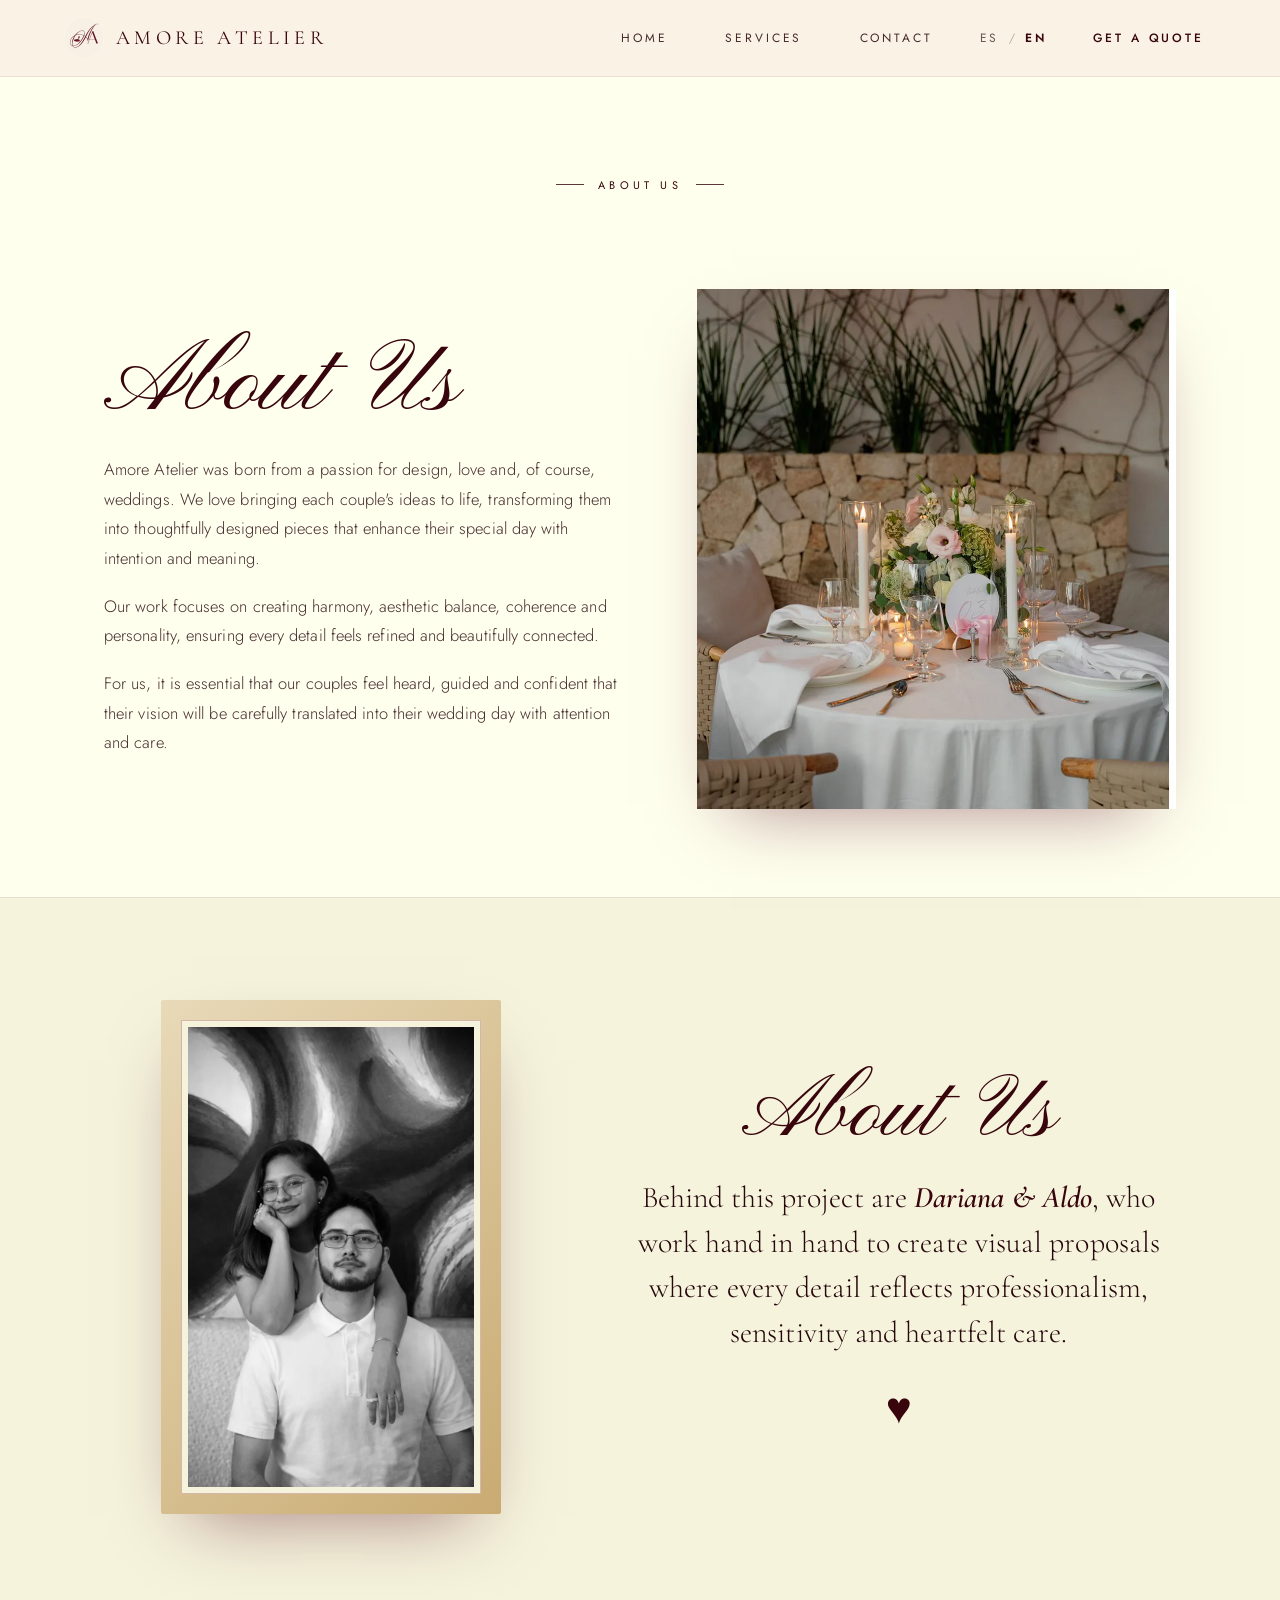
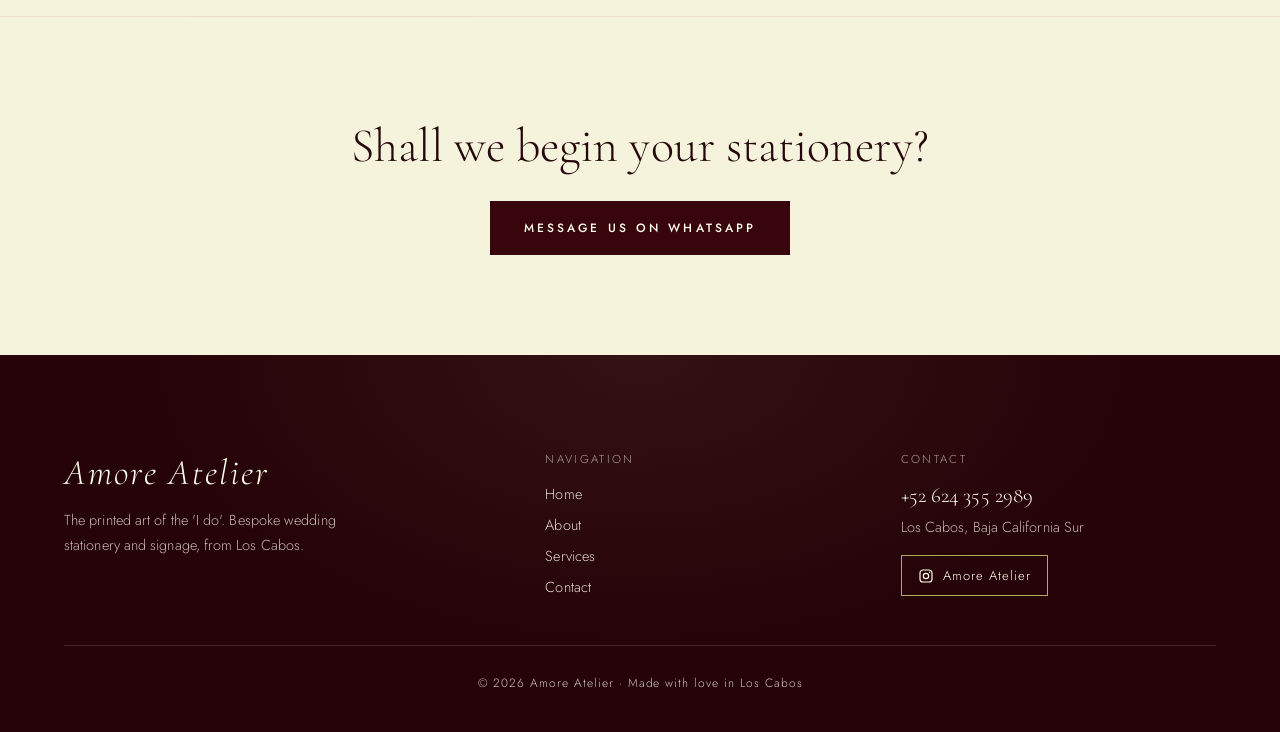
<file: en/about/index.html>
<!DOCTYPE html>
<html lang="en">
<head>
<meta charset="utf-8">
<meta name="viewport" content="width=device-width, initial-scale=1">
<link rel="icon" type="image/jpeg" href="../../assets/monogram.jpeg">

<link rel="preconnect" href="https://fonts.googleapis.com">
<link rel="preconnect" href="https://fonts.gstatic.com" crossorigin>
<link href="https://fonts.googleapis.com/css2?family=Cormorant+Garamond:ital,wght@0,300;0,400;0,500;0,600;1,300;1,400&family=Jost:wght@300;400;500;600&family=Pinyon+Script&display=swap" rel="stylesheet">

<!-- ===================== SEO ===================== -->
<title>About Us · Los Cabos Wedding Stationery | Amore Atelier</title>
<meta name="description" content="Meet Dariana and Aldo, founders of Amore Atelier in Los Cabos. Bespoke wedding signage and day-of stationery crafted for destination weddings.">
<meta name="keywords" content="wedding signage Cabo San Lucas, custom welcome sign Los Cabos, destination wedding stationery, seating chart designer Los Cabos, wedding planner Los Cabos, hand-crafted wedding signage, day-of stationery, Los Cabos wedding stationery">
<meta name="author" content="Amore Atelier">
<meta name="robots" content="index, follow">
<link rel="canonical" href="https://amoreatelierdesign.com/en/about/">
<link rel="alternate" hreflang="es" href="https://amoreatelierdesign.com/nosotros/">
<link rel="alternate" hreflang="en" href="https://amoreatelierdesign.com/en/about/">
<link rel="alternate" hreflang="x-default" href="https://amoreatelierdesign.com/nosotros/">
<meta name="geo.region" content="MX-BCS">
<meta name="geo.placename" content="Los Cabos, Baja California Sur">
<meta name="geo.position" content="22.8905;-109.9167">
<meta name="ICBM" content="22.8905, -109.9167">
<meta property="og:type" content="website">
<meta property="og:site_name" content="Amore Atelier">
<meta property="og:locale" content="en_US">
<meta property="og:locale:alternate" content="es_MX">
<meta property="og:title" content="About Us · Los Cabos Wedding Stationery | Amore Atelier">
<meta property="og:description" content="Meet Dariana and Aldo, founders of Amore Atelier in Los Cabos. Bespoke wedding signage and day-of stationery crafted for destination weddings.">
<meta property="og:url" content="https://amoreatelierdesign.com/en/about/">
<meta property="og:image" content="https://amoreatelierdesign.com/assets/hero-poster.jpg">
<meta name="twitter:card" content="summary_large_image">
<meta name="twitter:title" content="About Us · Los Cabos Wedding Stationery | Amore Atelier">
<meta name="twitter:description" content="Meet Dariana and Aldo, founders of Amore Atelier in Los Cabos. Bespoke wedding signage and day-of stationery crafted for destination weddings.">
<meta name="twitter:image" content="https://amoreatelierdesign.com/assets/hero-poster.jpg">
<script type="application/ld+json">
{
  "@context": "https://schema.org",
  "@type": "ProfessionalService",
  "name": "Amore Atelier",
  "description": "Custom wedding signage and day-of stationery studio in Los Cabos: welcome signs, seating charts, menus and event signage, delivered and installed at your venue.",
  "url": "https://amoreatelierdesign.com/en/",
  "image": "https://amoreatelierdesign.com/assets/hero-poster.jpg",
  "logo": "https://amoreatelierdesign.com/assets/monogram.jpeg",
  "telephone": "+52 624 355 2989",
  "knowsLanguage": ["es", "en"],
  "founder": [
    { "@type": "Person", "name": "Dariana" },
    { "@type": "Person", "name": "Aldo" }
  ],
  "areaServed": [
    { "@type": "Place", "name": "Los Cabos, Baja California Sur, Mexico" },
    { "@type": "City", "name": "Cabo San Lucas" },
    { "@type": "City", "name": "San José del Cabo" },
    { "@type": "City", "name": "La Paz" }
  ],
  "address": {
    "@type": "PostalAddress",
    "addressLocality": "Los Cabos",
    "addressRegion": "Baja California Sur",
    "addressCountry": "MX"
  },
  "geo": { "@type": "GeoCoordinates", "latitude": 22.8905, "longitude": -109.9167 },
  "sameAs": ["https://www.instagram.com/amoreatelier.design"],
  "makesOffer": [
    { "@type": "Offer", "itemOffered": { "@type": "Service", "name": "Custom wedding welcome signs" } },
    { "@type": "Offer", "itemOffered": { "@type": "Service", "name": "Wedding seating charts" } },
    { "@type": "Offer", "itemOffered": { "@type": "Service", "name": "Day-of wedding stationery" } },
    { "@type": "Offer", "itemOffered": { "@type": "Service", "name": "Event directional signage" } }
  ]
}
</script>
<script type="application/ld+json">
{
  "@context": "https://schema.org",
  "@type": "FAQPage",
  "mainEntity": [
    {
      "@type": "Question",
      "name": "How far in advance should we order wedding signage and stationery in Los Cabos?",
      "acceptedAnswer": { "@type": "Answer", "text": "Design and production timelines depend on the pieces, quantities, and requirements of each project. We recommend reaching out in advance. Rush orders are considered subject to availability." }
    },
    {
      "@type": "Question",
      "name": "Do you deliver and install signage at Los Cabos hotels and wedding venues?",
      "acceptedAnswer": { "@type": "Answer", "text": "Yes. We personally deliver and install your welcome signs, seating charts, and event signage at resorts, villas, and venues across Los Cabos (Cabo San Lucas and San José del Cabo) and La Paz." }
    },
    {
      "@type": "Question",
      "name": "What materials do you use for welcome signs and seating charts?",
      "acceptedAnswer": { "@type": "Answer", "text": "We craft large-format signs in acrylic, mirror, wood, linen/fabric, and fine handmade paper, plus coordinated day-of stationery (menus, programs, place cards) with calligraphic typography and custom finishes." }
    },
    {
      "@type": "Question",
      "name": "Do you work with destination wedding planners in Los Cabos?",
      "acceptedAnswer": { "@type": "Answer", "text": "Yes. We partner closely with wedding planners in Los Cabos and La Paz, providing digital mockups for pre-production approval, clear timelines, and on-site installation on the wedding day." }
    },
    {
      "@type": "Question",
      "name": "How do I request a quote?",
      "acceptedAnswer": { "@type": "Answer", "text": "Message us directly on WhatsApp at +52 624 355 2989 with your wedding date, venue, and the pieces you have in mind. We reply personally with a custom proposal." }
    }
  ]
}
</script>

<script type="application/ld+json">
{
  "@context": "https://schema.org",
  "@type": "BreadcrumbList",
  "itemListElement": [
    { "@type": "ListItem", "position": 1, "name": "Home", "item": "https://amoreatelierdesign.com/en/" },
    { "@type": "ListItem", "position": 2, "name": "About Us", "item": "https://amoreatelierdesign.com/en/about/" }
  ]
}
</script>
<link rel="stylesheet" href="../../css/style.css">
</head>
<body>
<div id="aa-root">
  <a class="aa-skip-link" href="#aa-app">Skip to content</a>

  <!-- ===================== NAV ===================== -->
  <header id="aa-nav">
    <a class="aa-brand" href="../" data-go="inicio">
      <img src="../../assets/monogram.jpeg" alt="Amore Atelier">
      <span>AMORE ATELIER</span>
    </a>
    <div class="aa-mobile-bar">
      <div class="aa-langswitch aa-langswitch-mobile">
        <button data-site-lang="es">ES</button>
        <button data-site-lang="en" class="is-active">EN</button>
      </div>
      <button class="aa-nav-toggle" id="aa-nav-toggle" aria-label="Open menu" aria-expanded="false" aria-controls="aa-navlinks">
        <span></span><span></span><span></span>
      </button>
    </div>
    <nav class="aa-navlinks" id="aa-navlinks">
      <a class="aa-navlink" href="../" data-nav="inicio" data-go="inicio" data-t="navInicio">Home</a>
      <a class="aa-navlink" href="../services/" data-nav="servicios" data-go="servicios" data-t="navServicios">Services</a>
      <a class="aa-navlink aa-hidden" href="../portfolio/" data-nav="portafolio" data-go="portafolio" data-t="navPortafolio" data-if="showPortfolio">Portfolio</a>
      <a class="aa-navlink" href="../contact/" data-nav="contacto" data-go="contacto" data-t="navContacto">Contact</a>
      <div class="aa-langswitch">
        <button data-site-lang="es">ES</button>
        <button data-site-lang="en" class="is-active">EN</button>
      </div>
      <a class="aa-btn-pill" id="aa-nav-cta" data-if="showNavCta" target="_blank" rel="noopener">
        <span data-t="cotizar">Get a quote</span>
      </a>
    </nav>
  </header>

  <main id="aa-app">

  <!-- ===================== HOME ===================== -->
  <section class="aa-page aa-hidden" data-page="inicio">
    <div class="aa-hero aa-hero--video">
      <div class="aa-hero-copy">
        <span class="aa-hero-loc script" data-t="heroLoc">Los Cabos, B.C.S.</span>
        <span class="aa-hero-rule" data-hline></span>
        <h2 class="aa-hero-title"><span data-t="heroTitleA">The printed art</span><br><em data-t="heroTitleB">of the 'I do'</em></h2>
        <p class="aa-hero-sub" data-t="heroSub">Hand-crafted welcome signs, seating charts and day-of stationery — bespoke pieces made in our Los Cabos studio for destination weddings that don't feel off-the-shelf.</p>
      </div>
      <div class="aa-hero-media" aria-hidden="true">
        <video class="aa-hero-video" id="aa-hero-video" autoplay muted loop playsinline preload="metadata" poster="../../assets/hero-poster.jpg">
          <source src="../../assets/hero-video.webm" type="video/webm">
          <source src="../../assets/hero-video.mp4" type="video/mp4">
        </video>
        <div class="aa-hero-veil"></div>
      </div>
    </div>

    <div class="aa-marquee" id="aa-marquee" aria-hidden="true"><div class="aa-marquee-track"><span>Welcome signs</span><b>&#10022;</b><span>Seating charts</span><b>&#10022;</b><span>Day-of stationery</span><b>&#10022;</b><span>Event signage</span><b>&#10022;</b><span>Handcrafted in Los Cabos</span><b>&#10022;</b><span>Welcome signs</span><b>&#10022;</b><span>Seating charts</span><b>&#10022;</b><span>Day-of stationery</span><b>&#10022;</b><span>Event signage</span><b>&#10022;</b><span>Handcrafted in Los Cabos</span><b>&#10022;</b></div></div>

    <div class="aa-manifesto">
      <img src="../../assets/wordmark-transparent.png" alt="Amore Atelier" data-reveal>
      <p data-reveal data-t="manifesto">Every wedding has a voice. Our job is to print it by hand — on the paper, in the ink, and in every detail your guests receive.</p>
    </div>

    <div class="aa-services-section">
      <div class="aa-section-head" data-reveal>
        <div>
          <span class="aa-eyebrow" data-t="servEyebrow">What we create</span>
          <h2 data-t="servTitle">Our services</h2>
        </div>
        <a class="aa-link-underline" href="../services/" data-go="servicios" data-t="verTodo">View all →</a>
      </div>
      <div class="aa-services-grid" id="aa-services-grid">
        <button class="aa-svc-card aa-svc-card-textonly" type="button">
          <div class="aa-svc-body">
            <span class="aa-svc-n">01</span>
            <h3>Welcome signs</h3>
            <p>The first piece your guests see on arrival.</p>
          </div>
        </button>
        <button class="aa-svc-card aa-svc-card-textonly" type="button">
          <div class="aa-svc-body">
            <span class="aa-svc-n">02</span>
            <h3>Seating charts</h3>
            <p>So every guest finds their place in style.</p>
          </div>
        </button>
        <button class="aa-svc-card aa-svc-card-textonly" type="button">
          <div class="aa-svc-body">
            <span class="aa-svc-n">03</span>
            <h3>Table stationery</h3>
            <p>Menus, place cards and details in harmony.</p>
          </div>
        </button>
        <button class="aa-svc-card aa-svc-card-textonly" type="button">
          <div class="aa-svc-body">
            <span class="aa-svc-n">04</span>
            <h3>Event signage</h3>
            <p>Guide your guests through every moment.</p>
          </div>
        </button>
      </div>
    </div>

    <div class="aa-process">
      <div class="aa-process-head" data-reveal>
        <span class="aa-eyebrow" data-t="procEyebrow">How we work</span>
        <h2 data-t="procTitle">An unhurried process</h2>
      </div>
      <div class="aa-process-grid" id="aa-process-grid">
        <div class="aa-step">
          <span class="aa-step-n">01</span>
          <h3>We talk</h3>
          <p>We listen to your story, your date and your aesthetic. It all starts with a no-obligation chat.</p>
        </div>
        <div class="aa-step">
          <span class="aa-step-n">02</span>
          <h3>We design</h3>
          <p>We create bespoke proposals and refine every detail with you until it is perfect.</p>
        </div>
        <div class="aa-step">
          <span class="aa-step-n">03</span>
          <h3>We print & deliver</h3>
          <p>Careful production, fine materials and punctual delivery on the day that matters most.</p>
        </div>
      </div>
    </div>

    <div class="aa-cta-band aa-planners-band">
      <span class="aa-eyebrow" data-t="plannersEyebrow">Wedding Planners</span>
      <h2 data-t="plannersTitle">Your logistics partner for every wedding</h2>
      <p data-t="plannersText">We work hand in hand with planners: an approval mockup before we print, clear production timelines, and on-site delivery and installation at your venue on the day. No last-minute surprises.</p>
      <a class="aa-btn-solid-lg" id="aa-planners-cta" target="_blank" rel="noopener" data-t="plannersCta">Let's coordinate your next wedding</a>
    </div>

    <div class="aa-faq" id="aa-faq">
      <div class="aa-faq-head" data-reveal>
        <span class="aa-eyebrow">Frequently asked questions</span>
        <h2>Everything you need to know</h2>
      </div>
      <div class="aa-faq-list" data-reveal>
        <div class="aa-faq-item is-open">
          <button class="aa-faq-q" type="button" data-faq-btn aria-expanded="true"><span>How far in advance should we order our wedding signage?</span><span class="aa-faq-icon" aria-hidden="true"></span></button>
          <div class="aa-faq-a"><div><p>Design and production timelines depend on the pieces, quantities, and requirements of each project. We recommend reaching out in advance. Rush orders are considered subject to availability.</p></div></div>
        </div>
        <div class="aa-faq-item">
          <button class="aa-faq-q" type="button" data-faq-btn aria-expanded="false"><span>Do you deliver and install at Los Cabos resorts and venues?</span><span class="aa-faq-icon" aria-hidden="true"></span></button>
          <div class="aa-faq-a"><div><p>Yes. We personally deliver and install your welcome signs, seating charts, and event signage at resorts, villas, and venues across Los Cabos (Cabo San Lucas and San José del Cabo) and La Paz.</p></div></div>
        </div>
        <div class="aa-faq-item">
          <button class="aa-faq-q" type="button" data-faq-btn aria-expanded="false"><span>What materials do you work with?</span><span class="aa-faq-icon" aria-hidden="true"></span></button>
          <div class="aa-faq-a"><div><p>We craft large-format signs in acrylic, mirror, wood, linen, and handmade paper, plus coordinated day-of stationery (menus, ceremony programs, place cards) with calligraphic typography and custom finishes.</p></div></div>
        </div>
        <div class="aa-faq-item">
          <button class="aa-faq-q" type="button" data-faq-btn aria-expanded="false"><span>Do you partner with destination wedding planners?</span><span class="aa-faq-icon" aria-hidden="true"></span></button>
          <div class="aa-faq-a"><div><p>Yes. We work alongside wedding planners in Los Cabos and La Paz, providing digital mockups for approval, clear production timelines, and on-site setup on the wedding day.</p></div></div>
        </div>
        <div class="aa-faq-item">
          <button class="aa-faq-q" type="button" data-faq-btn aria-expanded="false"><span>How do we request a quote?</span><span class="aa-faq-icon" aria-hidden="true"></span></button>
          <div class="aa-faq-a"><div><p>Message us on WhatsApp at +52 624 355 2989 with your wedding date, venue, and the pieces you envision. We reply personally with a custom proposal.</p></div></div>
        </div>
      </div>
    </div>

    <div class="aa-closing">
      <span class="aa-eyebrow" data-t="closingEyebrow">Your celebration</span>
      <h2 data-t="closingTitle">Ready to design your wedding pieces?</h2>
      <p data-t="closingText">Tell us your date, venue, and what you envision. We reply personally.</p>
      <div class="aa-closing-actions">
        <a class="aa-btn-solid-lg" id="aa-closing-wa" target="_blank" rel="noopener" data-t="closingWa">Request a proposal on WhatsApp</a>
        <a class="aa-link-underline" href="../contact/" data-go="contacto" data-t="closingContact">Go to Contact →</a>
      </div>
    </div>
  </section>

  <!-- ===================== ABOUT ===================== -->
  <section class="aa-page aa-page-top-pad" data-page="nosotros">
    <div class="aa-page-head">
      <span class="aa-eyebrow" data-t="ebNosotros">About us</span>
    </div>

    <div class="aa-about-block1" data-reveal>
      <div>
        <h1 data-t="aboutHeading">About Us</h1>
        <p data-t="aboutBody1">Amore Atelier was born from a passion for design, love and, of course, weddings. We love bringing each couple's ideas to life, transforming them into thoughtfully designed pieces that enhance their special day with intention and meaning.</p>
        <p data-t="aboutBody2">Our work focuses on creating harmony, aesthetic balance, coherence and personality, ensuring every detail feels refined and beautifully connected.</p>
        <p data-t="aboutBody3">For us, it is essential that our couples feel heard, guided and confident that their vision will be carefully translated into their wedding day with attention and care.</p>
      </div>
      <div id="aa-about1-slot"></div>
    </div>

    <div class="aa-about-block2">
      <div class="aa-about-block2-inner">
        <div class="aa-about-frame" data-reveal>
          <div class="aa-about-frame-inner">
            <div id="aa-about2-slot"></div>
          </div>
        </div>
        <div class="aa-founders" data-reveal>
          <h2 data-t="aboutHeading2">About Us</h2>
          <p><span data-t="aboutFoundersLead">Behind this project are</span> <strong data-t="aboutFoundersNames">Dariana &amp; Aldo</strong><span data-t="aboutFoundersRest">, who work hand in hand to create visual proposals where every detail reflects professionalism, sensitivity and heartfelt care.</span></p>
          <span class="aa-heart">♥</span>
        </div>
      </div>
    </div>

    <div class="aa-cta-band">
      <h2 data-t="svcCtaTitle">Shall we begin your stationery?</h2>
      <a class="aa-btn-solid-lg" id="aa-about-cta" target="_blank" rel="noopener" data-t="ctaWhatsapp">Message us on WhatsApp</a>
    </div>
  </section>

  <!-- ===================== SERVICES ===================== -->
  <section class="aa-page aa-page-top-pad aa-hidden" data-page="servicios">
    <div class="aa-page-head">
      <span class="aa-eyebrow" data-t="ebServicios">Services</span>
      <h2 data-t="svcPageTitle">Everything printed for your wedding</h2>
      <p data-t="svcPageIntro">Bespoke design, carefully selected papers and refined finishes. Every piece is coordinated so your event feels of one piece.</p>
    </div>
    <div class="aa-svc-rows" id="aa-svc-rows">
      <div class="aa-svc-row">
        <div>
          <span class="aa-svc-row-n">01</span>
          <h2>Welcome signs</h2>
          <p>Large-format acrylic, mirror, wood or paper signs, crafted with calligraphic typography and custom finishes in our studio. Your custom welcome sign sets the tone the moment guests step into the venue.</p>
          <ul class="aa-tag-list"><li>Acrylic</li><li>Mirror</li><li>Calligraphic typography</li><li>Large format</li></ul>
        </div>
      </div>
      <div class="aa-svc-row">
        <div>
          <span class="aa-svc-row-n">02</span>
          <h2>Seating charts</h2>
          <p>Clear, beautiful seating charts: by table, alphabetical or by family — delivered and installed on-site so it's one less thing on your day-of checklist.</p>
          <ul class="aa-tag-list"><li>By table</li><li>Alphabetical</li><li>Printed</li><li>Display</li></ul>
        </div>
      </div>
      <div class="aa-svc-row">
        <div>
          <span class="aa-svc-row-n">03</span>
          <h2>Table stationery</h2>
          <p>Menus, place cards, table numbers and vow books — your day-of stationery, coordinated in one visual language and ready for your destination wedding.</p>
          <ul class="aa-tag-list"><li>Menus</li><li>Programs</li><li>Place cards</li><li>Numbers</li></ul>
        </div>
      </div>
      <div class="aa-svc-row">
        <div>
          <span class="aa-svc-row-n">04</span>
          <h2>Event signage</h2>
          <p>Ceremony, cocktail hour, dinner and party: directional signs and details, installed on-site so every moment flows without a doubt.</p>
          <ul class="aa-tag-list"><li>Directional</li><li>Program</li><li>Bar</li><li>Details</li></ul>
        </div>
      </div>
    </div>
    <div class="aa-svc-cta-wrap">
      <div class="aa-cta-band">
        <h2 data-t="svcCtaTitle">Shall we begin your stationery?</h2>
        <a class="aa-btn-solid-lg" id="aa-svc-cta" target="_blank" rel="noopener" data-t="ctaWhatsapp">Message us on WhatsApp</a>
      </div>
    </div>
  </section>

  <!-- ===================== PORTFOLIO ===================== -->
  <section class="aa-page aa-page-top-pad aa-hidden" data-page="portafolio">
    <div class="aa-page-head">
      <span class="aa-eyebrow" data-t="ebPortafolio">Portfolio</span>
      <h2 data-t="portTitle">Weddings we have dressed</h2>
    </div>
    <div class="aa-filters" id="aa-filters"></div>
    <div class="aa-gallery" id="aa-gallery"></div>
  </section>

  <!-- ===================== CONTACT ===================== -->
  <section class="aa-page aa-page-top-pad aa-hidden" data-page="contacto">
    <div class="aa-contact-grid">
      <div>
        <span class="aa-eyebrow" data-t="ebContacto">Contact</span>
        <h2 data-t="contactTitle">Let's talk about your wedding</h2>
        <p data-t="contactIntro">Tell us your date and what you imagine. We reply personally, no templates.</p>
        <a class="aa-wa-card" id="aa-contact-wa" target="_blank" rel="noopener">
          <span><span class="aa-wa-label" data-t="waLabel">WhatsApp</span><span class="aa-wa-number">+52 624 355 2989</span></span>
        </a>
        <div class="aa-info-cards">
          <div class="aa-info-card">
            <span class="aa-info-label" data-t="lEstudio">Studio</span>
            <span class="aa-info-value" data-t="estudioVal">Los Cabos, B.C.S.</span>
          </div>
          <div class="aa-info-card">
            <span class="aa-info-label" data-t="lCobertura">Coverage</span>
            <span class="aa-info-value" data-t="coberturaVal">Los Cabos and La Paz</span>
          </div>
        </div>
      </div>
      <div class="aa-form-card">
        <h2 data-t="formTitle">Request your quote</h2>
        <label class="aa-field-label" data-t="fNombre">Name</label>
        <input class="aa-input" id="aa-f-nombre" type="text">
        <label class="aa-field-label" data-t="fFecha">Wedding date</label>
        <input class="aa-input" id="aa-f-fecha" type="text">
        <label class="aa-field-label" data-t="fVenue">Event venue or area (optional)</label>
        <input class="aa-input" id="aa-f-venue" type="text">
        <label class="aa-field-label" data-t="fServicio">Service of interest</label>
        <select class="aa-select" id="aa-f-servicio">
          <option>Welcome signs</option>
          <option>Seating chart</option>
          <option>Table stationery</option>
          <option>Event signage</option>
          <option>All of the above</option>
        </select>
        <label class="aa-field-label" data-t="fMensaje">Message</label>
        <textarea class="aa-textarea" id="aa-f-mensaje" rows="4"></textarea>
        <a class="aa-form-submit" id="aa-f-submit" target="_blank" rel="noopener" data-t="fEnviar">Send via WhatsApp</a>
      </div>
    </div>
  </section>

  </main>

  <!-- ===================== FOOTER ===================== -->
  <footer id="aa-footer">
    <div class="aa-footer-grid">
      <div>
        <h3>Amore Atelier</h3>
        <p data-t="footerDesc">The printed art of the 'I do'. Bespoke wedding stationery and signage, from Los Cabos.</p>
      </div>
      <div>
        <span class="aa-footer-col-label" data-t="footNav">Navigation</span>
        <div class="aa-footer-links">
          <a href="../" data-go="inicio" data-t="navInicio">Home</a>
          <a href="../about/" data-go="nosotros" data-t="navNosotros">About</a>
          <a href="../services/" data-go="servicios" data-t="navServicios">Services</a>
          <a class="aa-hidden" href="../portfolio/" data-go="portafolio" data-t="navPortafolio" data-if="showPortfolio">Portfolio</a>
          <a href="../contact/" data-go="contacto" data-t="navContacto">Contact</a>
        </div>
      </div>
      <div>
        <span class="aa-footer-col-label" data-t="footContacto">Contact</span>
        <a class="aa-footer-wa" id="aa-footer-wa" target="_blank" rel="noopener">+52 624 355 2989</a>
        <span class="aa-footer-loc">Los Cabos, Baja California Sur</span>
        <a class="aa-ig-btn" href="https://www.instagram.com/amoreatelier.design" target="_blank" rel="noopener">
          <svg width="16" height="16" viewBox="0 0 24 24" fill="none" stroke="currentColor" stroke-width="1.8"><rect x="3" y="3" width="18" height="18" rx="5"></rect><circle cx="12" cy="12" r="4"></circle><circle cx="17.5" cy="6.5" r="1.1" fill="currentColor" stroke="none"></circle></svg>
          Amore Atelier
        </a>
      </div>
    </div>
    <div class="aa-footer-bottom">
      <span data-t="copyright">© 2026 Amore Atelier · Made with love in Los Cabos</span>
    </div>
  </footer>

</div>

<script>window.AA_SITE_LANG = 'en'; window.AA_DEFAULT_PAGE = 'nosotros'; window.AA_ASSET_BASE = '../../'; window.AA_LANG_BASE = '../'; window.AA_SITE_BASE = '../../'; window.AA_ADMIN_BASE = '../../admin/'; window.AA_ALT_LANG_URL = '../../nosotros/';</script>
<script src="../../js/content.js" defer></script>
<script src="../../js/imageslot.js" defer></script>
<script src="../../js/app.js" defer></script>
</body>
</html>
</file>
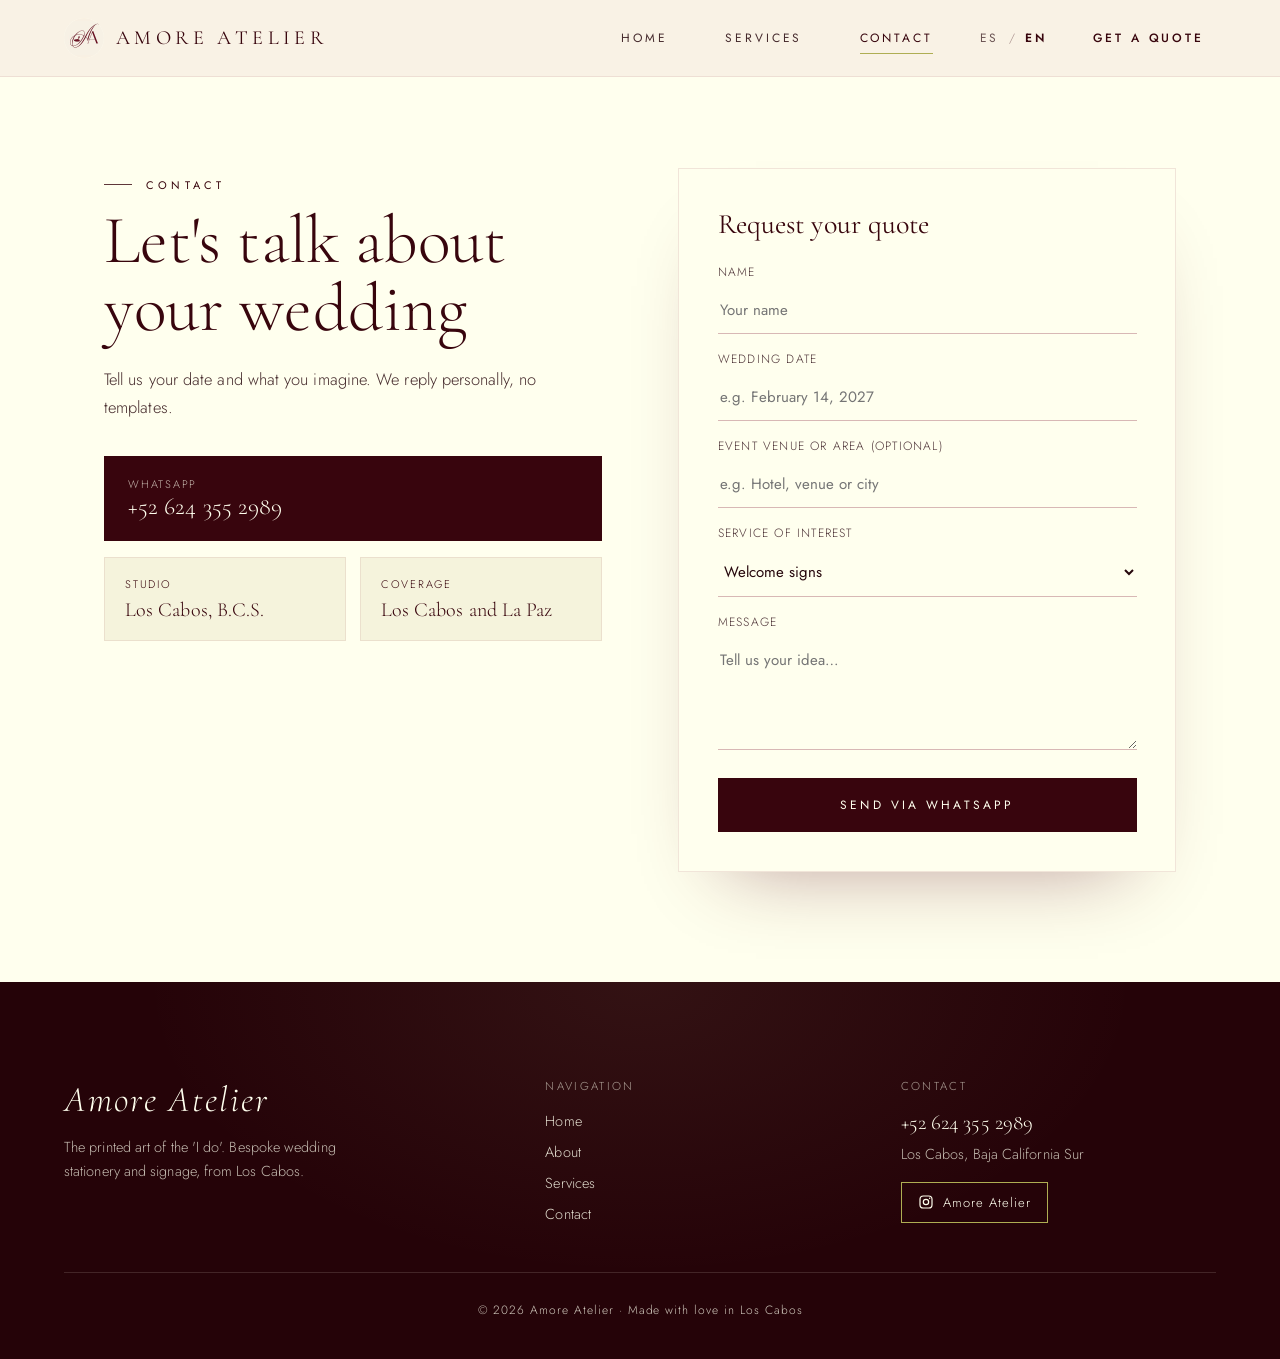
<file: en/contact/index.html>
<!DOCTYPE html>
<html lang="en">
<head>
<meta charset="utf-8">
<meta name="viewport" content="width=device-width, initial-scale=1">
<link rel="icon" type="image/jpeg" href="../../assets/monogram.jpeg">

<link rel="preconnect" href="https://fonts.googleapis.com">
<link rel="preconnect" href="https://fonts.gstatic.com" crossorigin>
<link href="https://fonts.googleapis.com/css2?family=Cormorant+Garamond:ital,wght@0,300;0,400;0,500;0,600;1,300;1,400&family=Jost:wght@300;400;500;600&family=Pinyon+Script&display=swap" rel="stylesheet">

<!-- ===================== SEO ===================== -->
<title>Get a Quote · Los Cabos Wedding Stationery | Amore Atelier</title>
<meta name="description" content="Request a quote on WhatsApp for custom welcome signs, seating charts and day-of wedding stationery in Los Cabos and La Paz.">
<meta name="keywords" content="wedding signage Cabo San Lucas, custom welcome sign Los Cabos, destination wedding stationery, seating chart designer Los Cabos, wedding planner Los Cabos, hand-crafted wedding signage, day-of stationery, Los Cabos wedding stationery">
<meta name="author" content="Amore Atelier">
<meta name="robots" content="index, follow">
<link rel="canonical" href="https://amoreatelierdesign.com/en/contact/">
<link rel="alternate" hreflang="es" href="https://amoreatelierdesign.com/contacto/">
<link rel="alternate" hreflang="en" href="https://amoreatelierdesign.com/en/contact/">
<link rel="alternate" hreflang="x-default" href="https://amoreatelierdesign.com/contacto/">
<meta name="geo.region" content="MX-BCS">
<meta name="geo.placename" content="Los Cabos, Baja California Sur">
<meta name="geo.position" content="22.8905;-109.9167">
<meta name="ICBM" content="22.8905, -109.9167">
<meta property="og:type" content="website">
<meta property="og:site_name" content="Amore Atelier">
<meta property="og:locale" content="en_US">
<meta property="og:locale:alternate" content="es_MX">
<meta property="og:title" content="Get a Quote · Los Cabos Wedding Stationery | Amore Atelier">
<meta property="og:description" content="Request a quote on WhatsApp for custom welcome signs, seating charts and day-of wedding stationery in Los Cabos and La Paz.">
<meta property="og:url" content="https://amoreatelierdesign.com/en/contact/">
<meta property="og:image" content="https://amoreatelierdesign.com/assets/hero-poster.jpg">
<meta name="twitter:card" content="summary_large_image">
<meta name="twitter:title" content="Get a Quote · Los Cabos Wedding Stationery | Amore Atelier">
<meta name="twitter:description" content="Request a quote on WhatsApp for custom welcome signs, seating charts and day-of wedding stationery in Los Cabos and La Paz.">
<meta name="twitter:image" content="https://amoreatelierdesign.com/assets/hero-poster.jpg">
<script type="application/ld+json">
{
  "@context": "https://schema.org",
  "@type": "ProfessionalService",
  "name": "Amore Atelier",
  "description": "Custom wedding signage and day-of stationery studio in Los Cabos: welcome signs, seating charts, menus and event signage, delivered and installed at your venue.",
  "url": "https://amoreatelierdesign.com/en/",
  "image": "https://amoreatelierdesign.com/assets/hero-poster.jpg",
  "logo": "https://amoreatelierdesign.com/assets/monogram.jpeg",
  "telephone": "+52 624 355 2989",
  "knowsLanguage": ["es", "en"],
  "founder": [
    { "@type": "Person", "name": "Dariana" },
    { "@type": "Person", "name": "Aldo" }
  ],
  "areaServed": [
    { "@type": "Place", "name": "Los Cabos, Baja California Sur, Mexico" },
    { "@type": "City", "name": "Cabo San Lucas" },
    { "@type": "City", "name": "San José del Cabo" },
    { "@type": "City", "name": "La Paz" }
  ],
  "address": {
    "@type": "PostalAddress",
    "addressLocality": "Los Cabos",
    "addressRegion": "Baja California Sur",
    "addressCountry": "MX"
  },
  "geo": { "@type": "GeoCoordinates", "latitude": 22.8905, "longitude": -109.9167 },
  "sameAs": ["https://www.instagram.com/amoreatelier.design"],
  "makesOffer": [
    { "@type": "Offer", "itemOffered": { "@type": "Service", "name": "Custom wedding welcome signs" } },
    { "@type": "Offer", "itemOffered": { "@type": "Service", "name": "Wedding seating charts" } },
    { "@type": "Offer", "itemOffered": { "@type": "Service", "name": "Day-of wedding stationery" } },
    { "@type": "Offer", "itemOffered": { "@type": "Service", "name": "Event directional signage" } }
  ]
}
</script>
<script type="application/ld+json">
{
  "@context": "https://schema.org",
  "@type": "FAQPage",
  "mainEntity": [
    {
      "@type": "Question",
      "name": "How far in advance should we order wedding signage and stationery in Los Cabos?",
      "acceptedAnswer": { "@type": "Answer", "text": "Design and production timelines depend on the pieces, quantities, and requirements of each project. We recommend reaching out in advance. Rush orders are considered subject to availability." }
    },
    {
      "@type": "Question",
      "name": "Do you deliver and install signage at Los Cabos hotels and wedding venues?",
      "acceptedAnswer": { "@type": "Answer", "text": "Yes. We personally deliver and install your welcome signs, seating charts, and event signage at resorts, villas, and venues across Los Cabos (Cabo San Lucas and San José del Cabo) and La Paz." }
    },
    {
      "@type": "Question",
      "name": "What materials do you use for welcome signs and seating charts?",
      "acceptedAnswer": { "@type": "Answer", "text": "We craft large-format signs in acrylic, mirror, wood, linen/fabric, and fine handmade paper, plus coordinated day-of stationery (menus, programs, place cards) with calligraphic typography and custom finishes." }
    },
    {
      "@type": "Question",
      "name": "Do you work with destination wedding planners in Los Cabos?",
      "acceptedAnswer": { "@type": "Answer", "text": "Yes. We partner closely with wedding planners in Los Cabos and La Paz, providing digital mockups for pre-production approval, clear timelines, and on-site installation on the wedding day." }
    },
    {
      "@type": "Question",
      "name": "How do I request a quote?",
      "acceptedAnswer": { "@type": "Answer", "text": "Message us directly on WhatsApp at +52 624 355 2989 with your wedding date, venue, and the pieces you have in mind. We reply personally with a custom proposal." }
    }
  ]
}
</script>

<script type="application/ld+json">
{
  "@context": "https://schema.org",
  "@type": "BreadcrumbList",
  "itemListElement": [
    { "@type": "ListItem", "position": 1, "name": "Home", "item": "https://amoreatelierdesign.com/en/" },
    { "@type": "ListItem", "position": 2, "name": "Contact", "item": "https://amoreatelierdesign.com/en/contact/" }
  ]
}
</script>
<link rel="stylesheet" href="../../css/style.css">
</head>
<body>
<div id="aa-root">
  <a class="aa-skip-link" href="#aa-app">Skip to content</a>

  <!-- ===================== NAV ===================== -->
  <header id="aa-nav">
    <a class="aa-brand" href="../" data-go="inicio">
      <img src="../../assets/monogram.jpeg" alt="Amore Atelier">
      <span>AMORE ATELIER</span>
    </a>
    <div class="aa-mobile-bar">
      <div class="aa-langswitch aa-langswitch-mobile">
        <button data-site-lang="es">ES</button>
        <button data-site-lang="en" class="is-active">EN</button>
      </div>
      <button class="aa-nav-toggle" id="aa-nav-toggle" aria-label="Open menu" aria-expanded="false" aria-controls="aa-navlinks">
        <span></span><span></span><span></span>
      </button>
    </div>
    <nav class="aa-navlinks" id="aa-navlinks">
      <a class="aa-navlink" href="../" data-nav="inicio" data-go="inicio" data-t="navInicio">Home</a>
      <a class="aa-navlink" href="../services/" data-nav="servicios" data-go="servicios" data-t="navServicios">Services</a>
      <a class="aa-navlink aa-hidden" href="../portfolio/" data-nav="portafolio" data-go="portafolio" data-t="navPortafolio" data-if="showPortfolio">Portfolio</a>
      <a class="aa-navlink" href="../contact/" data-nav="contacto" data-go="contacto" data-t="navContacto">Contact</a>
      <div class="aa-langswitch">
        <button data-site-lang="es">ES</button>
        <button data-site-lang="en" class="is-active">EN</button>
      </div>
      <a class="aa-btn-pill" id="aa-nav-cta" data-if="showNavCta" target="_blank" rel="noopener">
        <span data-t="cotizar">Get a quote</span>
      </a>
    </nav>
  </header>

  <main id="aa-app">

  <!-- ===================== HOME ===================== -->
  <section class="aa-page aa-hidden" data-page="inicio">
    <div class="aa-hero aa-hero--video">
      <div class="aa-hero-copy">
        <span class="aa-hero-loc script" data-t="heroLoc">Los Cabos, B.C.S.</span>
        <span class="aa-hero-rule" data-hline></span>
        <h2 class="aa-hero-title"><span data-t="heroTitleA">The printed art</span><br><em data-t="heroTitleB">of the 'I do'</em></h2>
        <p class="aa-hero-sub" data-t="heroSub">Hand-crafted welcome signs, seating charts and day-of stationery — bespoke pieces made in our Los Cabos studio for destination weddings that don't feel off-the-shelf.</p>
      </div>
      <div class="aa-hero-media" aria-hidden="true">
        <video class="aa-hero-video" id="aa-hero-video" autoplay muted loop playsinline preload="metadata" poster="../../assets/hero-poster.jpg">
          <source src="../../assets/hero-video.webm" type="video/webm">
          <source src="../../assets/hero-video.mp4" type="video/mp4">
        </video>
        <div class="aa-hero-veil"></div>
      </div>
    </div>

    <div class="aa-marquee" id="aa-marquee" aria-hidden="true"><div class="aa-marquee-track"><span>Welcome signs</span><b>&#10022;</b><span>Seating charts</span><b>&#10022;</b><span>Day-of stationery</span><b>&#10022;</b><span>Event signage</span><b>&#10022;</b><span>Handcrafted in Los Cabos</span><b>&#10022;</b><span>Welcome signs</span><b>&#10022;</b><span>Seating charts</span><b>&#10022;</b><span>Day-of stationery</span><b>&#10022;</b><span>Event signage</span><b>&#10022;</b><span>Handcrafted in Los Cabos</span><b>&#10022;</b></div></div>

    <div class="aa-manifesto">
      <img src="../../assets/wordmark-transparent.png" alt="Amore Atelier" data-reveal>
      <p data-reveal data-t="manifesto">Every wedding has a voice. Our job is to print it by hand — on the paper, in the ink, and in every detail your guests receive.</p>
    </div>

    <div class="aa-services-section">
      <div class="aa-section-head" data-reveal>
        <div>
          <span class="aa-eyebrow" data-t="servEyebrow">What we create</span>
          <h2 data-t="servTitle">Our services</h2>
        </div>
        <a class="aa-link-underline" href="../services/" data-go="servicios" data-t="verTodo">View all →</a>
      </div>
      <div class="aa-services-grid" id="aa-services-grid">
        <button class="aa-svc-card aa-svc-card-textonly" type="button">
          <div class="aa-svc-body">
            <span class="aa-svc-n">01</span>
            <h3>Welcome signs</h3>
            <p>The first piece your guests see on arrival.</p>
          </div>
        </button>
        <button class="aa-svc-card aa-svc-card-textonly" type="button">
          <div class="aa-svc-body">
            <span class="aa-svc-n">02</span>
            <h3>Seating charts</h3>
            <p>So every guest finds their place in style.</p>
          </div>
        </button>
        <button class="aa-svc-card aa-svc-card-textonly" type="button">
          <div class="aa-svc-body">
            <span class="aa-svc-n">03</span>
            <h3>Table stationery</h3>
            <p>Menus, place cards and details in harmony.</p>
          </div>
        </button>
        <button class="aa-svc-card aa-svc-card-textonly" type="button">
          <div class="aa-svc-body">
            <span class="aa-svc-n">04</span>
            <h3>Event signage</h3>
            <p>Guide your guests through every moment.</p>
          </div>
        </button>
      </div>
    </div>

    <div class="aa-process">
      <div class="aa-process-head" data-reveal>
        <span class="aa-eyebrow" data-t="procEyebrow">How we work</span>
        <h2 data-t="procTitle">An unhurried process</h2>
      </div>
      <div class="aa-process-grid" id="aa-process-grid">
        <div class="aa-step">
          <span class="aa-step-n">01</span>
          <h3>We talk</h3>
          <p>We listen to your story, your date and your aesthetic. It all starts with a no-obligation chat.</p>
        </div>
        <div class="aa-step">
          <span class="aa-step-n">02</span>
          <h3>We design</h3>
          <p>We create bespoke proposals and refine every detail with you until it is perfect.</p>
        </div>
        <div class="aa-step">
          <span class="aa-step-n">03</span>
          <h3>We print & deliver</h3>
          <p>Careful production, fine materials and punctual delivery on the day that matters most.</p>
        </div>
      </div>
    </div>

    <div class="aa-cta-band aa-planners-band">
      <span class="aa-eyebrow" data-t="plannersEyebrow">Wedding Planners</span>
      <h2 data-t="plannersTitle">Your logistics partner for every wedding</h2>
      <p data-t="plannersText">We work hand in hand with planners: an approval mockup before we print, clear production timelines, and on-site delivery and installation at your venue on the day. No last-minute surprises.</p>
      <a class="aa-btn-solid-lg" id="aa-planners-cta" target="_blank" rel="noopener" data-t="plannersCta">Let's coordinate your next wedding</a>
    </div>

    <div class="aa-faq" id="aa-faq">
      <div class="aa-faq-head" data-reveal>
        <span class="aa-eyebrow">Frequently asked questions</span>
        <h2>Everything you need to know</h2>
      </div>
      <div class="aa-faq-list" data-reveal>
        <div class="aa-faq-item is-open">
          <button class="aa-faq-q" type="button" data-faq-btn aria-expanded="true"><span>How far in advance should we order our wedding signage?</span><span class="aa-faq-icon" aria-hidden="true"></span></button>
          <div class="aa-faq-a"><div><p>Design and production timelines depend on the pieces, quantities, and requirements of each project. We recommend reaching out in advance. Rush orders are considered subject to availability.</p></div></div>
        </div>
        <div class="aa-faq-item">
          <button class="aa-faq-q" type="button" data-faq-btn aria-expanded="false"><span>Do you deliver and install at Los Cabos resorts and venues?</span><span class="aa-faq-icon" aria-hidden="true"></span></button>
          <div class="aa-faq-a"><div><p>Yes. We personally deliver and install your welcome signs, seating charts, and event signage at resorts, villas, and venues across Los Cabos (Cabo San Lucas and San José del Cabo) and La Paz.</p></div></div>
        </div>
        <div class="aa-faq-item">
          <button class="aa-faq-q" type="button" data-faq-btn aria-expanded="false"><span>What materials do you work with?</span><span class="aa-faq-icon" aria-hidden="true"></span></button>
          <div class="aa-faq-a"><div><p>We craft large-format signs in acrylic, mirror, wood, linen, and handmade paper, plus coordinated day-of stationery (menus, ceremony programs, place cards) with calligraphic typography and custom finishes.</p></div></div>
        </div>
        <div class="aa-faq-item">
          <button class="aa-faq-q" type="button" data-faq-btn aria-expanded="false"><span>Do you partner with destination wedding planners?</span><span class="aa-faq-icon" aria-hidden="true"></span></button>
          <div class="aa-faq-a"><div><p>Yes. We work alongside wedding planners in Los Cabos and La Paz, providing digital mockups for approval, clear production timelines, and on-site setup on the wedding day.</p></div></div>
        </div>
        <div class="aa-faq-item">
          <button class="aa-faq-q" type="button" data-faq-btn aria-expanded="false"><span>How do we request a quote?</span><span class="aa-faq-icon" aria-hidden="true"></span></button>
          <div class="aa-faq-a"><div><p>Message us on WhatsApp at +52 624 355 2989 with your wedding date, venue, and the pieces you envision. We reply personally with a custom proposal.</p></div></div>
        </div>
      </div>
    </div>

    <div class="aa-closing">
      <span class="aa-eyebrow" data-t="closingEyebrow">Your celebration</span>
      <h2 data-t="closingTitle">Ready to design your wedding pieces?</h2>
      <p data-t="closingText">Tell us your date, venue, and what you envision. We reply personally.</p>
      <div class="aa-closing-actions">
        <a class="aa-btn-solid-lg" id="aa-closing-wa" target="_blank" rel="noopener" data-t="closingWa">Request a proposal on WhatsApp</a>
        <a class="aa-link-underline" href="./" data-go="contacto" data-t="closingContact">Go to Contact →</a>
      </div>
    </div>
  </section>

  <!-- ===================== ABOUT ===================== -->
  <section class="aa-page aa-page-top-pad aa-hidden" data-page="nosotros">
    <div class="aa-page-head">
      <span class="aa-eyebrow" data-t="ebNosotros">About us</span>
    </div>

    <div class="aa-about-block1" data-reveal>
      <div>
        <h2 data-t="aboutHeading">About Us</h2>
        <p data-t="aboutBody1">Amore Atelier was born from a passion for design, love and, of course, weddings. We love bringing each couple's ideas to life, transforming them into thoughtfully designed pieces that enhance their special day with intention and meaning.</p>
        <p data-t="aboutBody2">Our work focuses on creating harmony, aesthetic balance, coherence and personality, ensuring every detail feels refined and beautifully connected.</p>
        <p data-t="aboutBody3">For us, it is essential that our couples feel heard, guided and confident that their vision will be carefully translated into their wedding day with attention and care.</p>
      </div>
      <div id="aa-about1-slot"></div>
    </div>

    <div class="aa-about-block2">
      <div class="aa-about-block2-inner">
        <div class="aa-about-frame" data-reveal>
          <div class="aa-about-frame-inner">
            <div id="aa-about2-slot"></div>
          </div>
        </div>
        <div class="aa-founders" data-reveal>
          <h2 data-t="aboutHeading2">About Us</h2>
          <p><span data-t="aboutFoundersLead">Behind this project are</span> <strong data-t="aboutFoundersNames">Dariana &amp; Aldo</strong><span data-t="aboutFoundersRest">, who work hand in hand to create visual proposals where every detail reflects professionalism, sensitivity and heartfelt care.</span></p>
          <span class="aa-heart">♥</span>
        </div>
      </div>
    </div>

    <div class="aa-cta-band">
      <h2 data-t="svcCtaTitle">Shall we begin your stationery?</h2>
      <a class="aa-btn-solid-lg" id="aa-about-cta" target="_blank" rel="noopener" data-t="ctaWhatsapp">Message us on WhatsApp</a>
    </div>
  </section>

  <!-- ===================== SERVICES ===================== -->
  <section class="aa-page aa-page-top-pad aa-hidden" data-page="servicios">
    <div class="aa-page-head">
      <span class="aa-eyebrow" data-t="ebServicios">Services</span>
      <h2 data-t="svcPageTitle">Everything printed for your wedding</h2>
      <p data-t="svcPageIntro">Bespoke design, carefully selected papers and refined finishes. Every piece is coordinated so your event feels of one piece.</p>
    </div>
    <div class="aa-svc-rows" id="aa-svc-rows">
      <div class="aa-svc-row">
        <div>
          <span class="aa-svc-row-n">01</span>
          <h2>Welcome signs</h2>
          <p>Large-format acrylic, mirror, wood or paper signs, crafted with calligraphic typography and custom finishes in our studio. Your custom welcome sign sets the tone the moment guests step into the venue.</p>
          <ul class="aa-tag-list"><li>Acrylic</li><li>Mirror</li><li>Calligraphic typography</li><li>Large format</li></ul>
        </div>
      </div>
      <div class="aa-svc-row">
        <div>
          <span class="aa-svc-row-n">02</span>
          <h2>Seating charts</h2>
          <p>Clear, beautiful seating charts: by table, alphabetical or by family — delivered and installed on-site so it's one less thing on your day-of checklist.</p>
          <ul class="aa-tag-list"><li>By table</li><li>Alphabetical</li><li>Printed</li><li>Display</li></ul>
        </div>
      </div>
      <div class="aa-svc-row">
        <div>
          <span class="aa-svc-row-n">03</span>
          <h2>Table stationery</h2>
          <p>Menus, place cards, table numbers and vow books — your day-of stationery, coordinated in one visual language and ready for your destination wedding.</p>
          <ul class="aa-tag-list"><li>Menus</li><li>Programs</li><li>Place cards</li><li>Numbers</li></ul>
        </div>
      </div>
      <div class="aa-svc-row">
        <div>
          <span class="aa-svc-row-n">04</span>
          <h2>Event signage</h2>
          <p>Ceremony, cocktail hour, dinner and party: directional signs and details, installed on-site so every moment flows without a doubt.</p>
          <ul class="aa-tag-list"><li>Directional</li><li>Program</li><li>Bar</li><li>Details</li></ul>
        </div>
      </div>
    </div>
    <div class="aa-svc-cta-wrap">
      <div class="aa-cta-band">
        <h2 data-t="svcCtaTitle">Shall we begin your stationery?</h2>
        <a class="aa-btn-solid-lg" id="aa-svc-cta" target="_blank" rel="noopener" data-t="ctaWhatsapp">Message us on WhatsApp</a>
      </div>
    </div>
  </section>

  <!-- ===================== PORTFOLIO ===================== -->
  <section class="aa-page aa-page-top-pad aa-hidden" data-page="portafolio">
    <div class="aa-page-head">
      <span class="aa-eyebrow" data-t="ebPortafolio">Portfolio</span>
      <h2 data-t="portTitle">Weddings we have dressed</h2>
    </div>
    <div class="aa-filters" id="aa-filters"></div>
    <div class="aa-gallery" id="aa-gallery"></div>
  </section>

  <!-- ===================== CONTACT ===================== -->
  <section class="aa-page aa-page-top-pad" data-page="contacto">
    <div class="aa-contact-grid">
      <div>
        <span class="aa-eyebrow" data-t="ebContacto">Contact</span>
        <h1 data-t="contactTitle">Let's talk about your wedding</h1>
        <p data-t="contactIntro">Tell us your date and what you imagine. We reply personally, no templates.</p>
        <a class="aa-wa-card" id="aa-contact-wa" target="_blank" rel="noopener">
          <span><span class="aa-wa-label" data-t="waLabel">WhatsApp</span><span class="aa-wa-number">+52 624 355 2989</span></span>
        </a>
        <div class="aa-info-cards">
          <div class="aa-info-card">
            <span class="aa-info-label" data-t="lEstudio">Studio</span>
            <span class="aa-info-value" data-t="estudioVal">Los Cabos, B.C.S.</span>
          </div>
          <div class="aa-info-card">
            <span class="aa-info-label" data-t="lCobertura">Coverage</span>
            <span class="aa-info-value" data-t="coberturaVal">Los Cabos and La Paz</span>
          </div>
        </div>
      </div>
      <div class="aa-form-card">
        <h2 data-t="formTitle">Request your quote</h2>
        <label class="aa-field-label" data-t="fNombre">Name</label>
        <input class="aa-input" id="aa-f-nombre" type="text">
        <label class="aa-field-label" data-t="fFecha">Wedding date</label>
        <input class="aa-input" id="aa-f-fecha" type="text">
        <label class="aa-field-label" data-t="fVenue">Event venue or area (optional)</label>
        <input class="aa-input" id="aa-f-venue" type="text">
        <label class="aa-field-label" data-t="fServicio">Service of interest</label>
        <select class="aa-select" id="aa-f-servicio">
          <option>Welcome signs</option>
          <option>Seating chart</option>
          <option>Table stationery</option>
          <option>Event signage</option>
          <option>All of the above</option>
        </select>
        <label class="aa-field-label" data-t="fMensaje">Message</label>
        <textarea class="aa-textarea" id="aa-f-mensaje" rows="4"></textarea>
        <a class="aa-form-submit" id="aa-f-submit" target="_blank" rel="noopener" data-t="fEnviar">Send via WhatsApp</a>
      </div>
    </div>
  </section>

  </main>

  <!-- ===================== FOOTER ===================== -->
  <footer id="aa-footer">
    <div class="aa-footer-grid">
      <div>
        <h3>Amore Atelier</h3>
        <p data-t="footerDesc">The printed art of the 'I do'. Bespoke wedding stationery and signage, from Los Cabos.</p>
      </div>
      <div>
        <span class="aa-footer-col-label" data-t="footNav">Navigation</span>
        <div class="aa-footer-links">
          <a href="../" data-go="inicio" data-t="navInicio">Home</a>
          <a href="../about/" data-go="nosotros" data-t="navNosotros">About</a>
          <a href="../services/" data-go="servicios" data-t="navServicios">Services</a>
          <a class="aa-hidden" href="../portfolio/" data-go="portafolio" data-t="navPortafolio" data-if="showPortfolio">Portfolio</a>
          <a href="../contact/" data-go="contacto" data-t="navContacto">Contact</a>
        </div>
      </div>
      <div>
        <span class="aa-footer-col-label" data-t="footContacto">Contact</span>
        <a class="aa-footer-wa" id="aa-footer-wa" target="_blank" rel="noopener">+52 624 355 2989</a>
        <span class="aa-footer-loc">Los Cabos, Baja California Sur</span>
        <a class="aa-ig-btn" href="https://www.instagram.com/amoreatelier.design" target="_blank" rel="noopener">
          <svg width="16" height="16" viewBox="0 0 24 24" fill="none" stroke="currentColor" stroke-width="1.8"><rect x="3" y="3" width="18" height="18" rx="5"></rect><circle cx="12" cy="12" r="4"></circle><circle cx="17.5" cy="6.5" r="1.1" fill="currentColor" stroke="none"></circle></svg>
          Amore Atelier
        </a>
      </div>
    </div>
    <div class="aa-footer-bottom">
      <span data-t="copyright">© 2026 Amore Atelier · Made with love in Los Cabos</span>
    </div>
  </footer>

</div>

<script>window.AA_SITE_LANG = 'en'; window.AA_DEFAULT_PAGE = 'contacto'; window.AA_ASSET_BASE = '../../'; window.AA_LANG_BASE = '../'; window.AA_SITE_BASE = '../../'; window.AA_ADMIN_BASE = '../../admin/'; window.AA_ALT_LANG_URL = '../../contacto/';</script>
<script src="../../js/content.js" defer></script>
<script src="../../js/imageslot.js" defer></script>
<script src="../../js/app.js" defer></script>
</body>
</html>
</file>
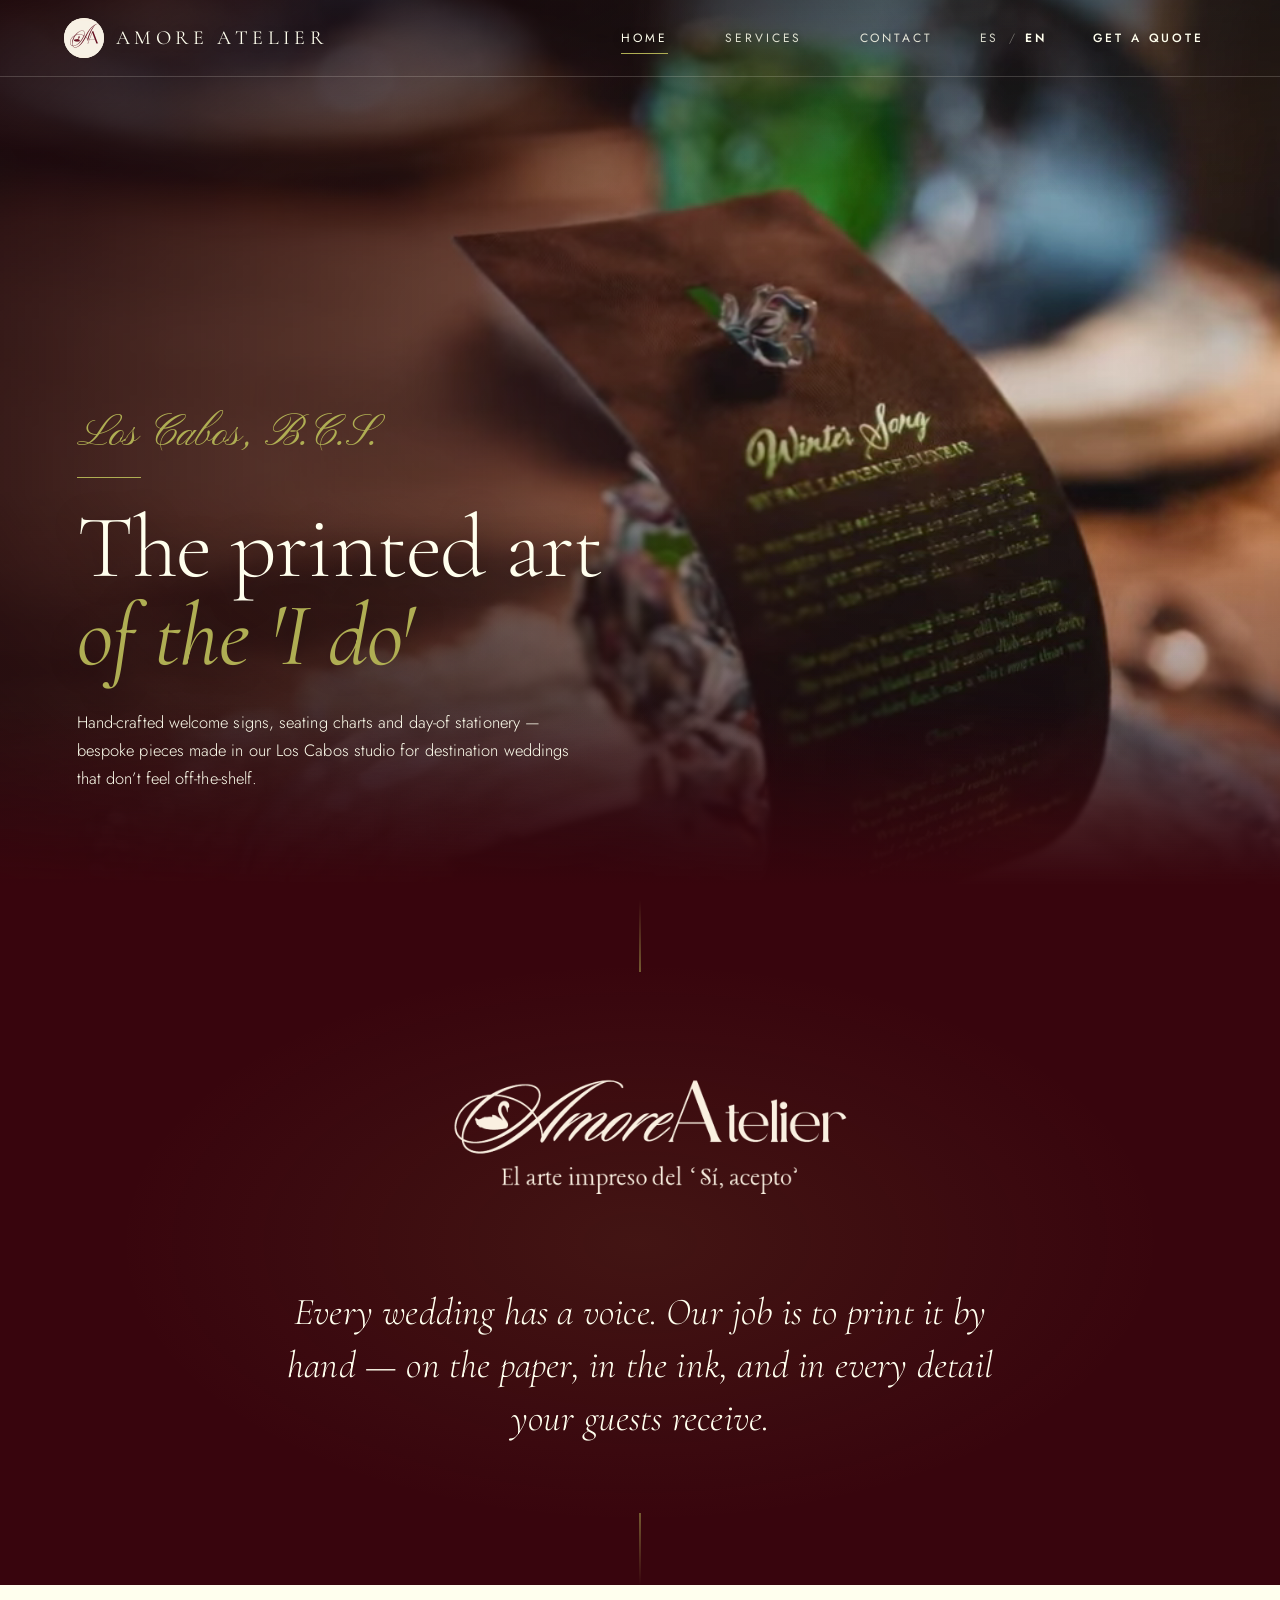
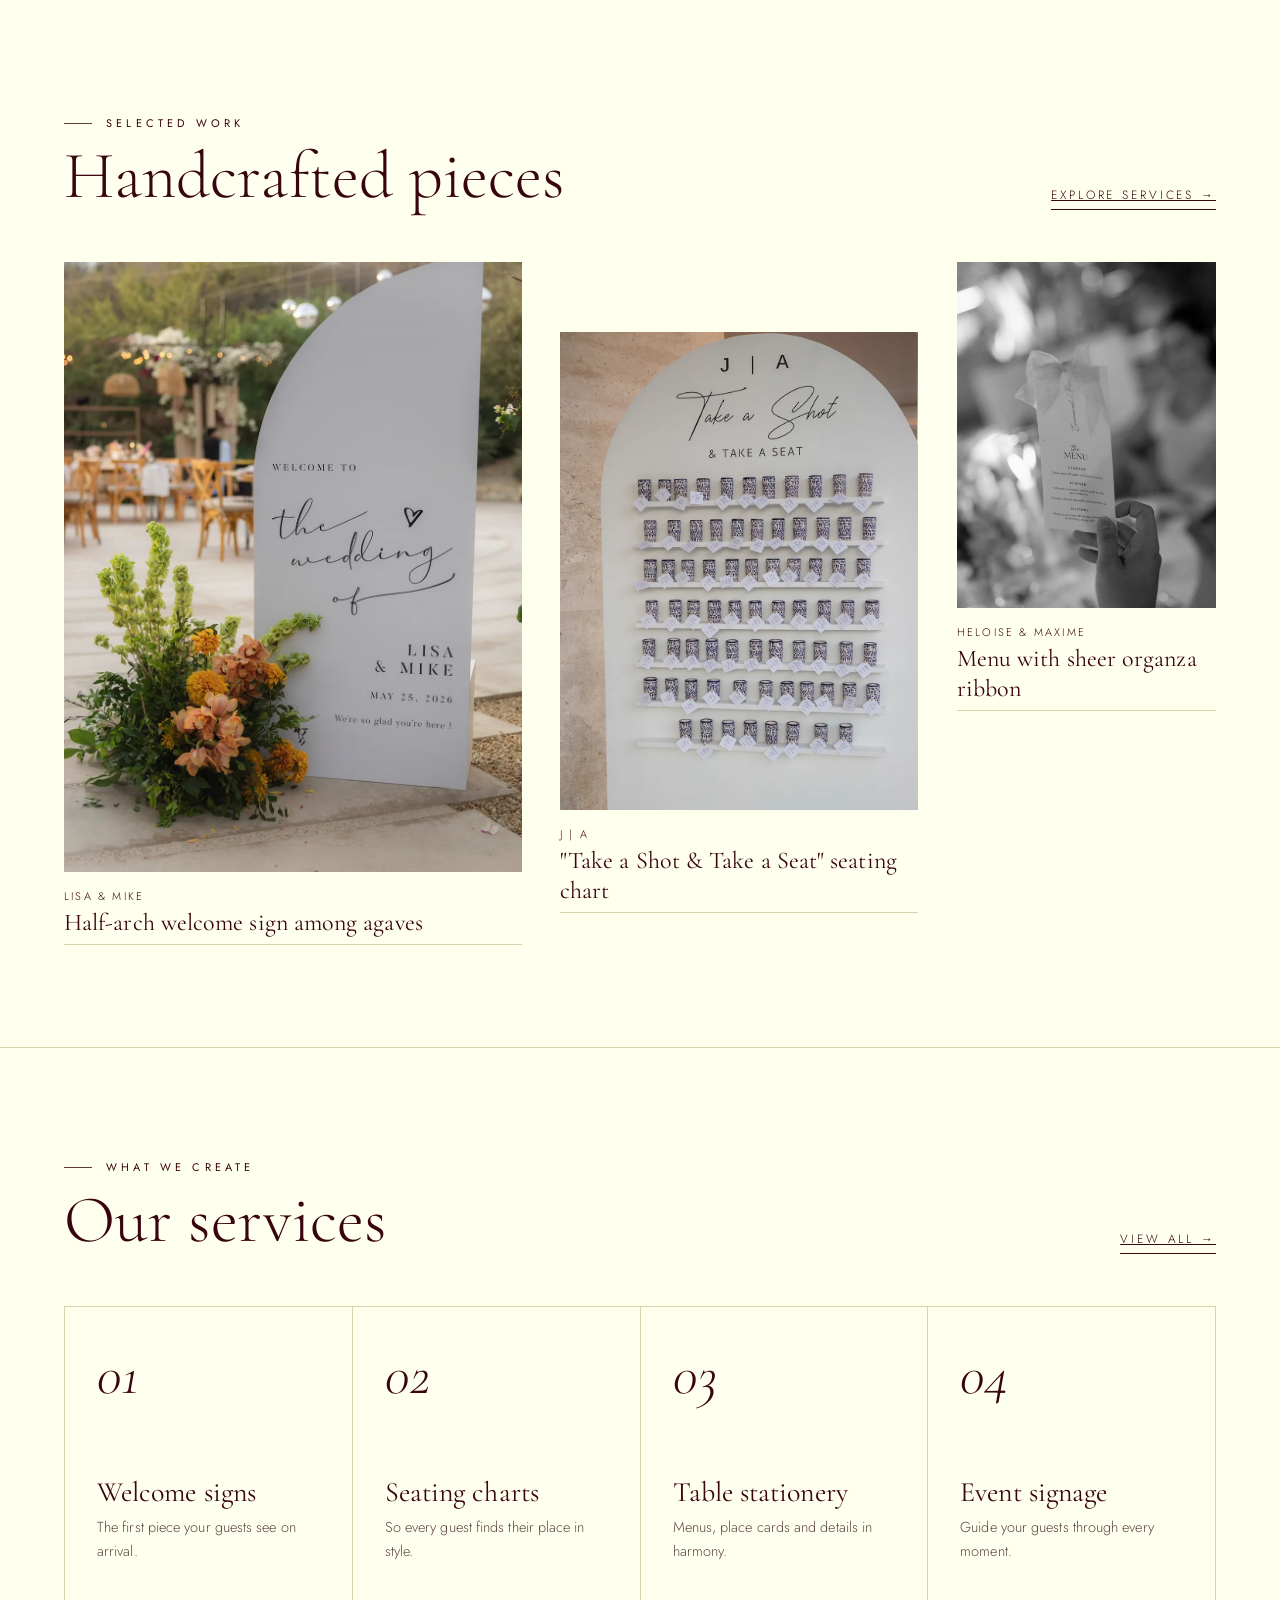
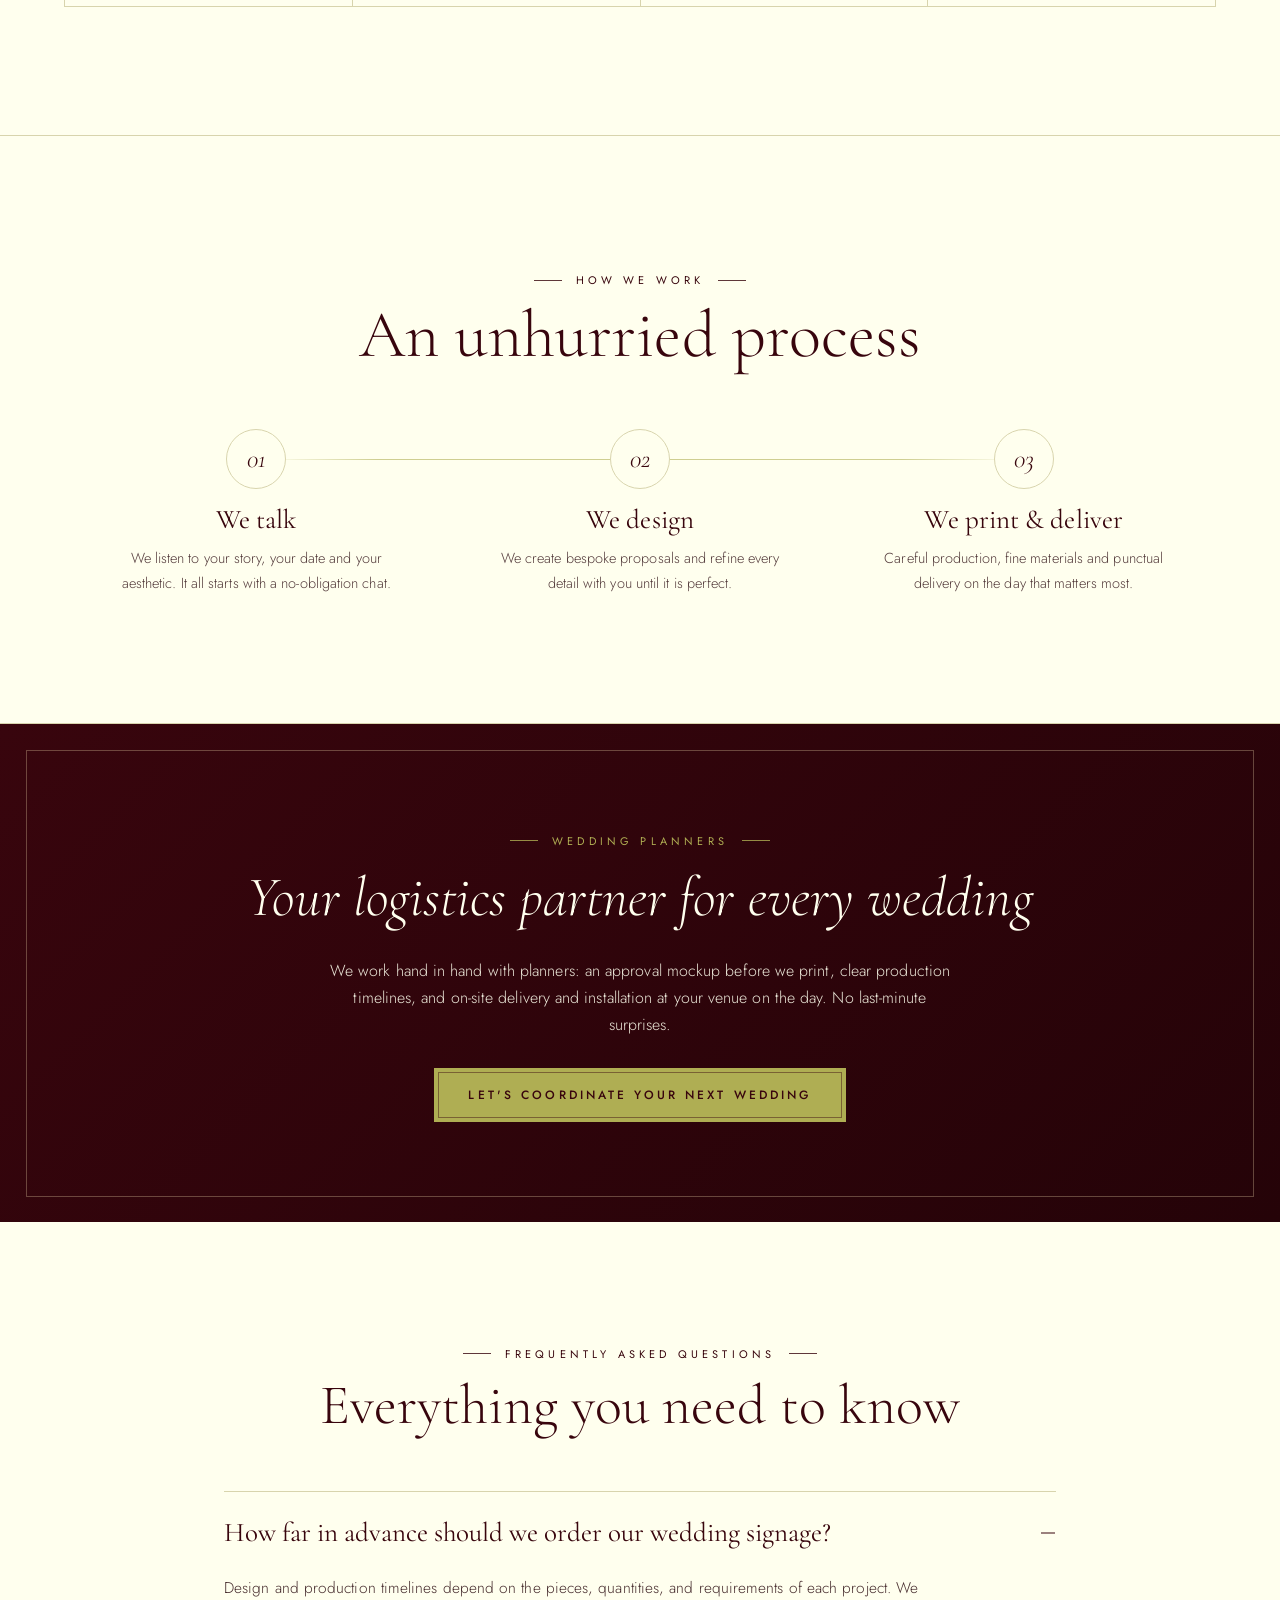
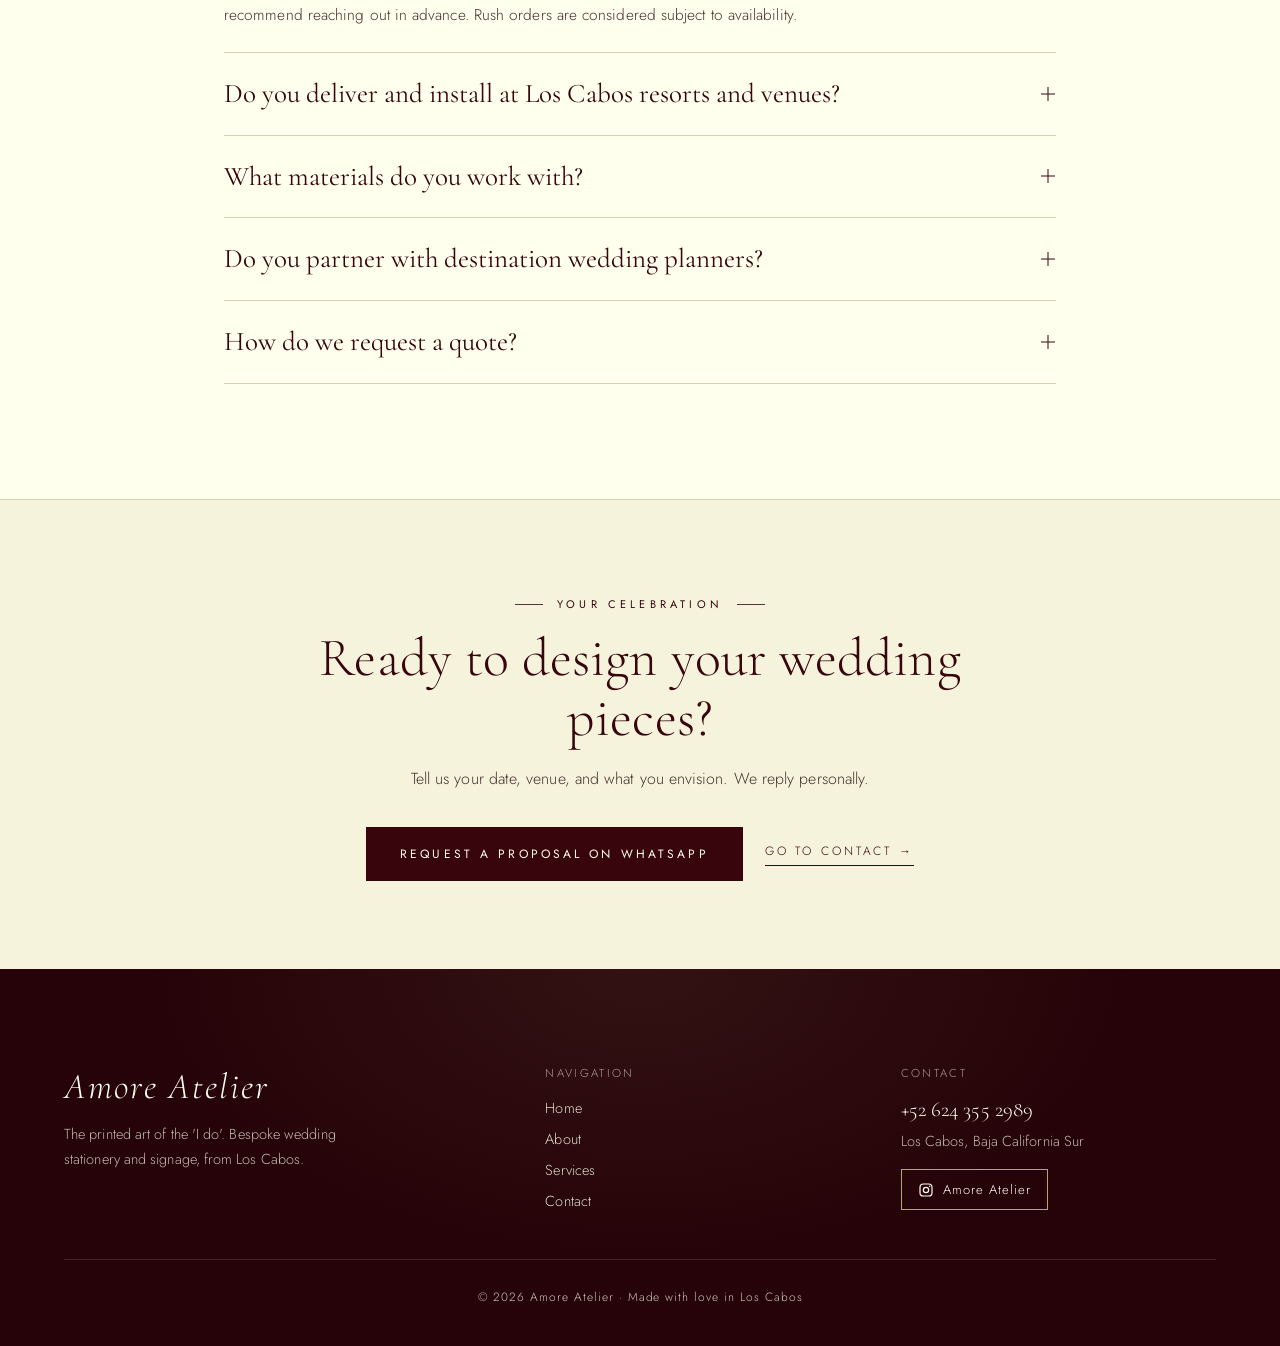
<file: en/portfolio/index.html>
<!DOCTYPE html>
<html lang="en">
<head>
<meta charset="utf-8">
<meta name="viewport" content="width=device-width, initial-scale=1">
<link rel="icon" type="image/jpeg" href="../../assets/monogram.jpeg">

<link rel="preconnect" href="https://fonts.googleapis.com">
<link rel="preconnect" href="https://fonts.gstatic.com" crossorigin>
<link href="https://fonts.googleapis.com/css2?family=Cormorant+Garamond:ital,wght@0,300;0,400;0,500;0,600;1,300;1,400&family=Jost:wght@300;400;500;600&family=Pinyon+Script&display=swap" rel="stylesheet">

<!-- ===================== SEO ===================== -->
<title>Los Cabos Wedding Portfolio | Amore Atelier</title>
<meta name="description" content="Explore real hand-crafted welcome signs, seating charts, menus and event signage designed by Amore Atelier for Los Cabos weddings.">
<meta name="keywords" content="wedding signage Cabo San Lucas, custom welcome sign Los Cabos, destination wedding stationery, seating chart designer Los Cabos, wedding planner Los Cabos, hand-crafted wedding signage, day-of stationery, Los Cabos wedding stationery">
<meta name="author" content="Amore Atelier">
<meta name="robots" content="index, follow">
<link rel="canonical" href="https://amoreatelierdesign.com/en/portfolio/">
<link rel="alternate" hreflang="es" href="https://amoreatelierdesign.com/portafolio/">
<link rel="alternate" hreflang="en" href="https://amoreatelierdesign.com/en/portfolio/">
<link rel="alternate" hreflang="x-default" href="https://amoreatelierdesign.com/portafolio/">
<meta name="geo.region" content="MX-BCS">
<meta name="geo.placename" content="Los Cabos, Baja California Sur">
<meta name="geo.position" content="22.8905;-109.9167">
<meta name="ICBM" content="22.8905, -109.9167">
<meta property="og:type" content="website">
<meta property="og:site_name" content="Amore Atelier">
<meta property="og:locale" content="en_US">
<meta property="og:locale:alternate" content="es_MX">
<meta property="og:title" content="Los Cabos Wedding Portfolio | Amore Atelier">
<meta property="og:description" content="Explore real hand-crafted welcome signs, seating charts, menus and event signage designed by Amore Atelier for Los Cabos weddings.">
<meta property="og:url" content="https://amoreatelierdesign.com/en/portfolio/">
<meta property="og:image" content="https://amoreatelierdesign.com/assets/hero-poster.jpg">
<meta name="twitter:card" content="summary_large_image">
<meta name="twitter:title" content="Los Cabos Wedding Portfolio | Amore Atelier">
<meta name="twitter:description" content="Explore real hand-crafted welcome signs, seating charts, menus and event signage designed by Amore Atelier for Los Cabos weddings.">
<meta name="twitter:image" content="https://amoreatelierdesign.com/assets/hero-poster.jpg">
<script type="application/ld+json">
{
  "@context": "https://schema.org",
  "@type": "ProfessionalService",
  "name": "Amore Atelier",
  "description": "Custom wedding signage and day-of stationery studio in Los Cabos: welcome signs, seating charts, menus and event signage, delivered and installed at your venue.",
  "url": "https://amoreatelierdesign.com/en/",
  "image": "https://amoreatelierdesign.com/assets/hero-poster.jpg",
  "logo": "https://amoreatelierdesign.com/assets/monogram.jpeg",
  "telephone": "+52 624 355 2989",
  "knowsLanguage": ["es", "en"],
  "founder": [
    { "@type": "Person", "name": "Dariana" },
    { "@type": "Person", "name": "Aldo" }
  ],
  "areaServed": [
    { "@type": "Place", "name": "Los Cabos, Baja California Sur, Mexico" },
    { "@type": "City", "name": "Cabo San Lucas" },
    { "@type": "City", "name": "San José del Cabo" },
    { "@type": "City", "name": "La Paz" }
  ],
  "address": {
    "@type": "PostalAddress",
    "addressLocality": "Los Cabos",
    "addressRegion": "Baja California Sur",
    "addressCountry": "MX"
  },
  "geo": { "@type": "GeoCoordinates", "latitude": 22.8905, "longitude": -109.9167 },
  "sameAs": ["https://www.instagram.com/amoreatelier.design"],
  "makesOffer": [
    { "@type": "Offer", "itemOffered": { "@type": "Service", "name": "Custom wedding welcome signs" } },
    { "@type": "Offer", "itemOffered": { "@type": "Service", "name": "Wedding seating charts" } },
    { "@type": "Offer", "itemOffered": { "@type": "Service", "name": "Day-of wedding stationery" } },
    { "@type": "Offer", "itemOffered": { "@type": "Service", "name": "Event directional signage" } }
  ]
}
</script>
<script type="application/ld+json">
{
  "@context": "https://schema.org",
  "@type": "FAQPage",
  "mainEntity": [
    {
      "@type": "Question",
      "name": "How far in advance should we order wedding signage and stationery in Los Cabos?",
      "acceptedAnswer": { "@type": "Answer", "text": "Design and production timelines depend on the pieces, quantities, and requirements of each project. We recommend reaching out in advance. Rush orders are considered subject to availability." }
    },
    {
      "@type": "Question",
      "name": "Do you deliver and install signage at Los Cabos hotels and wedding venues?",
      "acceptedAnswer": { "@type": "Answer", "text": "Yes. We personally deliver and install your welcome signs, seating charts, and event signage at resorts, villas, and venues across Los Cabos (Cabo San Lucas and San José del Cabo) and La Paz." }
    },
    {
      "@type": "Question",
      "name": "What materials do you use for welcome signs and seating charts?",
      "acceptedAnswer": { "@type": "Answer", "text": "We craft large-format signs in acrylic, mirror, wood, linen/fabric, and fine handmade paper, plus coordinated day-of stationery (menus, programs, place cards) with calligraphic typography and custom finishes." }
    },
    {
      "@type": "Question",
      "name": "Do you work with destination wedding planners in Los Cabos?",
      "acceptedAnswer": { "@type": "Answer", "text": "Yes. We partner closely with wedding planners in Los Cabos and La Paz, providing digital mockups for pre-production approval, clear timelines, and on-site installation on the wedding day." }
    },
    {
      "@type": "Question",
      "name": "How do I request a quote?",
      "acceptedAnswer": { "@type": "Answer", "text": "Message us directly on WhatsApp at +52 624 355 2989 with your wedding date, venue, and the pieces you have in mind. We reply personally with a custom proposal." }
    }
  ]
}
</script>

<script type="application/ld+json">
{
  "@context": "https://schema.org",
  "@type": "BreadcrumbList",
  "itemListElement": [
    { "@type": "ListItem", "position": 1, "name": "Home", "item": "https://amoreatelierdesign.com/en/" },
    { "@type": "ListItem", "position": 2, "name": "Portfolio", "item": "https://amoreatelierdesign.com/en/portfolio/" }
  ]
}
</script>
<link rel="stylesheet" href="../../css/style.css">
</head>
<body>
<div id="aa-root">
  <a class="aa-skip-link" href="#aa-app">Skip to content</a>

  <!-- ===================== NAV ===================== -->
  <header id="aa-nav">
    <a class="aa-brand" href="../" data-go="inicio">
      <img src="../../assets/monogram.jpeg" alt="Amore Atelier">
      <span>AMORE ATELIER</span>
    </a>
    <div class="aa-mobile-bar">
      <div class="aa-langswitch aa-langswitch-mobile">
        <button data-site-lang="es">ES</button>
        <button data-site-lang="en" class="is-active">EN</button>
      </div>
      <button class="aa-nav-toggle" id="aa-nav-toggle" aria-label="Open menu" aria-expanded="false" aria-controls="aa-navlinks">
        <span></span><span></span><span></span>
      </button>
    </div>
    <nav class="aa-navlinks" id="aa-navlinks">
      <a class="aa-navlink" href="../" data-nav="inicio" data-go="inicio" data-t="navInicio">Home</a>
      <a class="aa-navlink" href="../services/" data-nav="servicios" data-go="servicios" data-t="navServicios">Services</a>
      <a class="aa-navlink aa-hidden" href="../portfolio/" data-nav="portafolio" data-go="portafolio" data-t="navPortafolio" data-if="showPortfolio">Portfolio</a>
      <a class="aa-navlink" href="../contact/" data-nav="contacto" data-go="contacto" data-t="navContacto">Contact</a>
      <div class="aa-langswitch">
        <button data-site-lang="es">ES</button>
        <button data-site-lang="en" class="is-active">EN</button>
      </div>
      <a class="aa-btn-pill" id="aa-nav-cta" data-if="showNavCta" target="_blank" rel="noopener">
        <span data-t="cotizar">Get a quote</span>
      </a>
    </nav>
  </header>

  <main id="aa-app">

  <!-- ===================== HOME ===================== -->
  <section class="aa-page aa-hidden" data-page="inicio">
    <div class="aa-hero aa-hero--video">
      <div class="aa-hero-copy">
        <span class="aa-hero-loc script" data-t="heroLoc">Los Cabos, B.C.S.</span>
        <span class="aa-hero-rule" data-hline></span>
        <h2 class="aa-hero-title"><span data-t="heroTitleA">The printed art</span><br><em data-t="heroTitleB">of the 'I do'</em></h2>
        <p class="aa-hero-sub" data-t="heroSub">Hand-crafted welcome signs, seating charts and day-of stationery — bespoke pieces made in our Los Cabos studio for destination weddings that don't feel off-the-shelf.</p>
      </div>
      <div class="aa-hero-media" aria-hidden="true">
        <video class="aa-hero-video" id="aa-hero-video" autoplay muted loop playsinline preload="metadata" poster="../../assets/hero-poster.jpg">
          <source src="../../assets/hero-video.webm" type="video/webm">
          <source src="../../assets/hero-video.mp4" type="video/mp4">
        </video>
        <div class="aa-hero-veil"></div>
      </div>
    </div>

    <div class="aa-marquee" id="aa-marquee" aria-hidden="true"><div class="aa-marquee-track"><span>Welcome signs</span><b>&#10022;</b><span>Seating charts</span><b>&#10022;</b><span>Day-of stationery</span><b>&#10022;</b><span>Event signage</span><b>&#10022;</b><span>Handcrafted in Los Cabos</span><b>&#10022;</b><span>Welcome signs</span><b>&#10022;</b><span>Seating charts</span><b>&#10022;</b><span>Day-of stationery</span><b>&#10022;</b><span>Event signage</span><b>&#10022;</b><span>Handcrafted in Los Cabos</span><b>&#10022;</b></div></div>

    <div class="aa-manifesto">
      <img src="../../assets/wordmark-transparent.png" alt="Amore Atelier" data-reveal>
      <p data-reveal data-t="manifesto">Every wedding has a voice. Our job is to print it by hand — on the paper, in the ink, and in every detail your guests receive.</p>
    </div>

    <div class="aa-services-section">
      <div class="aa-section-head" data-reveal>
        <div>
          <span class="aa-eyebrow" data-t="servEyebrow">What we create</span>
          <h2 data-t="servTitle">Our services</h2>
        </div>
        <a class="aa-link-underline" href="../services/" data-go="servicios" data-t="verTodo">View all →</a>
      </div>
      <div class="aa-services-grid" id="aa-services-grid">
        <button class="aa-svc-card aa-svc-card-textonly" type="button">
          <div class="aa-svc-body">
            <span class="aa-svc-n">01</span>
            <h3>Welcome signs</h3>
            <p>The first piece your guests see on arrival.</p>
          </div>
        </button>
        <button class="aa-svc-card aa-svc-card-textonly" type="button">
          <div class="aa-svc-body">
            <span class="aa-svc-n">02</span>
            <h3>Seating charts</h3>
            <p>So every guest finds their place in style.</p>
          </div>
        </button>
        <button class="aa-svc-card aa-svc-card-textonly" type="button">
          <div class="aa-svc-body">
            <span class="aa-svc-n">03</span>
            <h3>Table stationery</h3>
            <p>Menus, place cards and details in harmony.</p>
          </div>
        </button>
        <button class="aa-svc-card aa-svc-card-textonly" type="button">
          <div class="aa-svc-body">
            <span class="aa-svc-n">04</span>
            <h3>Event signage</h3>
            <p>Guide your guests through every moment.</p>
          </div>
        </button>
      </div>
    </div>

    <div class="aa-process">
      <div class="aa-process-head" data-reveal>
        <span class="aa-eyebrow" data-t="procEyebrow">How we work</span>
        <h2 data-t="procTitle">An unhurried process</h2>
      </div>
      <div class="aa-process-grid" id="aa-process-grid">
        <div class="aa-step">
          <span class="aa-step-n">01</span>
          <h3>We talk</h3>
          <p>We listen to your story, your date and your aesthetic. It all starts with a no-obligation chat.</p>
        </div>
        <div class="aa-step">
          <span class="aa-step-n">02</span>
          <h3>We design</h3>
          <p>We create bespoke proposals and refine every detail with you until it is perfect.</p>
        </div>
        <div class="aa-step">
          <span class="aa-step-n">03</span>
          <h3>We print & deliver</h3>
          <p>Careful production, fine materials and punctual delivery on the day that matters most.</p>
        </div>
      </div>
    </div>

    <div class="aa-cta-band aa-planners-band">
      <span class="aa-eyebrow" data-t="plannersEyebrow">Wedding Planners</span>
      <h2 data-t="plannersTitle">Your logistics partner for every wedding</h2>
      <p data-t="plannersText">We work hand in hand with planners: an approval mockup before we print, clear production timelines, and on-site delivery and installation at your venue on the day. No last-minute surprises.</p>
      <a class="aa-btn-solid-lg" id="aa-planners-cta" target="_blank" rel="noopener" data-t="plannersCta">Let's coordinate your next wedding</a>
    </div>

    <div class="aa-faq" id="aa-faq">
      <div class="aa-faq-head" data-reveal>
        <span class="aa-eyebrow">Frequently asked questions</span>
        <h2>Everything you need to know</h2>
      </div>
      <div class="aa-faq-list" data-reveal>
        <div class="aa-faq-item is-open">
          <button class="aa-faq-q" type="button" data-faq-btn aria-expanded="true"><span>How far in advance should we order our wedding signage?</span><span class="aa-faq-icon" aria-hidden="true"></span></button>
          <div class="aa-faq-a"><div><p>Design and production timelines depend on the pieces, quantities, and requirements of each project. We recommend reaching out in advance. Rush orders are considered subject to availability.</p></div></div>
        </div>
        <div class="aa-faq-item">
          <button class="aa-faq-q" type="button" data-faq-btn aria-expanded="false"><span>Do you deliver and install at Los Cabos resorts and venues?</span><span class="aa-faq-icon" aria-hidden="true"></span></button>
          <div class="aa-faq-a"><div><p>Yes. We personally deliver and install your welcome signs, seating charts, and event signage at resorts, villas, and venues across Los Cabos (Cabo San Lucas and San José del Cabo) and La Paz.</p></div></div>
        </div>
        <div class="aa-faq-item">
          <button class="aa-faq-q" type="button" data-faq-btn aria-expanded="false"><span>What materials do you work with?</span><span class="aa-faq-icon" aria-hidden="true"></span></button>
          <div class="aa-faq-a"><div><p>We craft large-format signs in acrylic, mirror, wood, linen, and handmade paper, plus coordinated day-of stationery (menus, ceremony programs, place cards) with calligraphic typography and custom finishes.</p></div></div>
        </div>
        <div class="aa-faq-item">
          <button class="aa-faq-q" type="button" data-faq-btn aria-expanded="false"><span>Do you partner with destination wedding planners?</span><span class="aa-faq-icon" aria-hidden="true"></span></button>
          <div class="aa-faq-a"><div><p>Yes. We work alongside wedding planners in Los Cabos and La Paz, providing digital mockups for approval, clear production timelines, and on-site setup on the wedding day.</p></div></div>
        </div>
        <div class="aa-faq-item">
          <button class="aa-faq-q" type="button" data-faq-btn aria-expanded="false"><span>How do we request a quote?</span><span class="aa-faq-icon" aria-hidden="true"></span></button>
          <div class="aa-faq-a"><div><p>Message us on WhatsApp at +52 624 355 2989 with your wedding date, venue, and the pieces you envision. We reply personally with a custom proposal.</p></div></div>
        </div>
      </div>
    </div>

    <div class="aa-closing">
      <span class="aa-eyebrow" data-t="closingEyebrow">Your celebration</span>
      <h2 data-t="closingTitle">Ready to design your wedding pieces?</h2>
      <p data-t="closingText">Tell us your date, venue, and what you envision. We reply personally.</p>
      <div class="aa-closing-actions">
        <a class="aa-btn-solid-lg" id="aa-closing-wa" target="_blank" rel="noopener" data-t="closingWa">Request a proposal on WhatsApp</a>
        <a class="aa-link-underline" href="../contact/" data-go="contacto" data-t="closingContact">Go to Contact →</a>
      </div>
    </div>
  </section>

  <!-- ===================== ABOUT ===================== -->
  <section class="aa-page aa-page-top-pad aa-hidden" data-page="nosotros">
    <div class="aa-page-head">
      <span class="aa-eyebrow" data-t="ebNosotros">About us</span>
    </div>

    <div class="aa-about-block1" data-reveal>
      <div>
        <h2 data-t="aboutHeading">About Us</h2>
        <p data-t="aboutBody1">Amore Atelier was born from a passion for design, love and, of course, weddings. We love bringing each couple's ideas to life, transforming them into thoughtfully designed pieces that enhance their special day with intention and meaning.</p>
        <p data-t="aboutBody2">Our work focuses on creating harmony, aesthetic balance, coherence and personality, ensuring every detail feels refined and beautifully connected.</p>
        <p data-t="aboutBody3">For us, it is essential that our couples feel heard, guided and confident that their vision will be carefully translated into their wedding day with attention and care.</p>
      </div>
      <div id="aa-about1-slot"></div>
    </div>

    <div class="aa-about-block2">
      <div class="aa-about-block2-inner">
        <div class="aa-about-frame" data-reveal>
          <div class="aa-about-frame-inner">
            <div id="aa-about2-slot"></div>
          </div>
        </div>
        <div class="aa-founders" data-reveal>
          <h2 data-t="aboutHeading2">About Us</h2>
          <p><span data-t="aboutFoundersLead">Behind this project are</span> <strong data-t="aboutFoundersNames">Dariana &amp; Aldo</strong><span data-t="aboutFoundersRest">, who work hand in hand to create visual proposals where every detail reflects professionalism, sensitivity and heartfelt care.</span></p>
          <span class="aa-heart">♥</span>
        </div>
      </div>
    </div>

    <div class="aa-cta-band">
      <h2 data-t="svcCtaTitle">Shall we begin your stationery?</h2>
      <a class="aa-btn-solid-lg" id="aa-about-cta" target="_blank" rel="noopener" data-t="ctaWhatsapp">Message us on WhatsApp</a>
    </div>
  </section>

  <!-- ===================== SERVICES ===================== -->
  <section class="aa-page aa-page-top-pad aa-hidden" data-page="servicios">
    <div class="aa-page-head">
      <span class="aa-eyebrow" data-t="ebServicios">Services</span>
      <h2 data-t="svcPageTitle">Everything printed for your wedding</h2>
      <p data-t="svcPageIntro">Bespoke design, carefully selected papers and refined finishes. Every piece is coordinated so your event feels of one piece.</p>
    </div>
    <div class="aa-svc-rows" id="aa-svc-rows">
      <div class="aa-svc-row">
        <div>
          <span class="aa-svc-row-n">01</span>
          <h2>Welcome signs</h2>
          <p>Large-format acrylic, mirror, wood or paper signs, crafted with calligraphic typography and custom finishes in our studio. Your custom welcome sign sets the tone the moment guests step into the venue.</p>
          <ul class="aa-tag-list"><li>Acrylic</li><li>Mirror</li><li>Calligraphic typography</li><li>Large format</li></ul>
        </div>
      </div>
      <div class="aa-svc-row">
        <div>
          <span class="aa-svc-row-n">02</span>
          <h2>Seating charts</h2>
          <p>Clear, beautiful seating charts: by table, alphabetical or by family — delivered and installed on-site so it's one less thing on your day-of checklist.</p>
          <ul class="aa-tag-list"><li>By table</li><li>Alphabetical</li><li>Printed</li><li>Display</li></ul>
        </div>
      </div>
      <div class="aa-svc-row">
        <div>
          <span class="aa-svc-row-n">03</span>
          <h2>Table stationery</h2>
          <p>Menus, place cards, table numbers and vow books — your day-of stationery, coordinated in one visual language and ready for your destination wedding.</p>
          <ul class="aa-tag-list"><li>Menus</li><li>Programs</li><li>Place cards</li><li>Numbers</li></ul>
        </div>
      </div>
      <div class="aa-svc-row">
        <div>
          <span class="aa-svc-row-n">04</span>
          <h2>Event signage</h2>
          <p>Ceremony, cocktail hour, dinner and party: directional signs and details, installed on-site so every moment flows without a doubt.</p>
          <ul class="aa-tag-list"><li>Directional</li><li>Program</li><li>Bar</li><li>Details</li></ul>
        </div>
      </div>
    </div>
    <div class="aa-svc-cta-wrap">
      <div class="aa-cta-band">
        <h2 data-t="svcCtaTitle">Shall we begin your stationery?</h2>
        <a class="aa-btn-solid-lg" id="aa-svc-cta" target="_blank" rel="noopener" data-t="ctaWhatsapp">Message us on WhatsApp</a>
      </div>
    </div>
  </section>

  <!-- ===================== PORTFOLIO ===================== -->
  <section class="aa-page aa-page-top-pad" data-page="portafolio">
    <div class="aa-page-head">
      <span class="aa-eyebrow" data-t="ebPortafolio">Portfolio</span>
      <h1 data-t="portTitle">Weddings we have dressed</h1>
    </div>
    <div class="aa-filters" id="aa-filters"></div>
    <div class="aa-gallery" id="aa-gallery"></div>
  </section>

  <!-- ===================== CONTACT ===================== -->
  <section class="aa-page aa-page-top-pad aa-hidden" data-page="contacto">
    <div class="aa-contact-grid">
      <div>
        <span class="aa-eyebrow" data-t="ebContacto">Contact</span>
        <h2 data-t="contactTitle">Let's talk about your wedding</h2>
        <p data-t="contactIntro">Tell us your date and what you imagine. We reply personally, no templates.</p>
        <a class="aa-wa-card" id="aa-contact-wa" target="_blank" rel="noopener">
          <span><span class="aa-wa-label" data-t="waLabel">WhatsApp</span><span class="aa-wa-number">+52 624 355 2989</span></span>
        </a>
        <div class="aa-info-cards">
          <div class="aa-info-card">
            <span class="aa-info-label" data-t="lEstudio">Studio</span>
            <span class="aa-info-value" data-t="estudioVal">Los Cabos, B.C.S.</span>
          </div>
          <div class="aa-info-card">
            <span class="aa-info-label" data-t="lCobertura">Coverage</span>
            <span class="aa-info-value" data-t="coberturaVal">Los Cabos and La Paz</span>
          </div>
        </div>
      </div>
      <div class="aa-form-card">
        <h2 data-t="formTitle">Request your quote</h2>
        <label class="aa-field-label" data-t="fNombre">Name</label>
        <input class="aa-input" id="aa-f-nombre" type="text">
        <label class="aa-field-label" data-t="fFecha">Wedding date</label>
        <input class="aa-input" id="aa-f-fecha" type="text">
        <label class="aa-field-label" data-t="fVenue">Event venue or area (optional)</label>
        <input class="aa-input" id="aa-f-venue" type="text">
        <label class="aa-field-label" data-t="fServicio">Service of interest</label>
        <select class="aa-select" id="aa-f-servicio">
          <option>Welcome signs</option>
          <option>Seating chart</option>
          <option>Table stationery</option>
          <option>Event signage</option>
          <option>All of the above</option>
        </select>
        <label class="aa-field-label" data-t="fMensaje">Message</label>
        <textarea class="aa-textarea" id="aa-f-mensaje" rows="4"></textarea>
        <a class="aa-form-submit" id="aa-f-submit" target="_blank" rel="noopener" data-t="fEnviar">Send via WhatsApp</a>
      </div>
    </div>
  </section>

  </main>

  <!-- ===================== FOOTER ===================== -->
  <footer id="aa-footer">
    <div class="aa-footer-grid">
      <div>
        <h3>Amore Atelier</h3>
        <p data-t="footerDesc">The printed art of the 'I do'. Bespoke wedding stationery and signage, from Los Cabos.</p>
      </div>
      <div>
        <span class="aa-footer-col-label" data-t="footNav">Navigation</span>
        <div class="aa-footer-links">
          <a href="../" data-go="inicio" data-t="navInicio">Home</a>
          <a href="../about/" data-go="nosotros" data-t="navNosotros">About</a>
          <a href="../services/" data-go="servicios" data-t="navServicios">Services</a>
          <a class="aa-hidden" href="../portfolio/" data-go="portafolio" data-t="navPortafolio" data-if="showPortfolio">Portfolio</a>
          <a href="../contact/" data-go="contacto" data-t="navContacto">Contact</a>
        </div>
      </div>
      <div>
        <span class="aa-footer-col-label" data-t="footContacto">Contact</span>
        <a class="aa-footer-wa" id="aa-footer-wa" target="_blank" rel="noopener">+52 624 355 2989</a>
        <span class="aa-footer-loc">Los Cabos, Baja California Sur</span>
        <a class="aa-ig-btn" href="https://www.instagram.com/amoreatelier.design" target="_blank" rel="noopener">
          <svg width="16" height="16" viewBox="0 0 24 24" fill="none" stroke="currentColor" stroke-width="1.8"><rect x="3" y="3" width="18" height="18" rx="5"></rect><circle cx="12" cy="12" r="4"></circle><circle cx="17.5" cy="6.5" r="1.1" fill="currentColor" stroke="none"></circle></svg>
          Amore Atelier
        </a>
      </div>
    </div>
    <div class="aa-footer-bottom">
      <span data-t="copyright">© 2026 Amore Atelier · Made with love in Los Cabos</span>
    </div>
  </footer>

</div>

<script>window.AA_SITE_LANG = 'en'; window.AA_DEFAULT_PAGE = 'portafolio'; window.AA_ASSET_BASE = '../../'; window.AA_LANG_BASE = '../'; window.AA_SITE_BASE = '../../'; window.AA_ADMIN_BASE = '../../admin/'; window.AA_ALT_LANG_URL = '../../portafolio/';</script>
<script src="../../js/content.js" defer></script>
<script src="../../js/imageslot.js" defer></script>
<script src="../../js/app.js" defer></script>
</body>
</html>
</file>
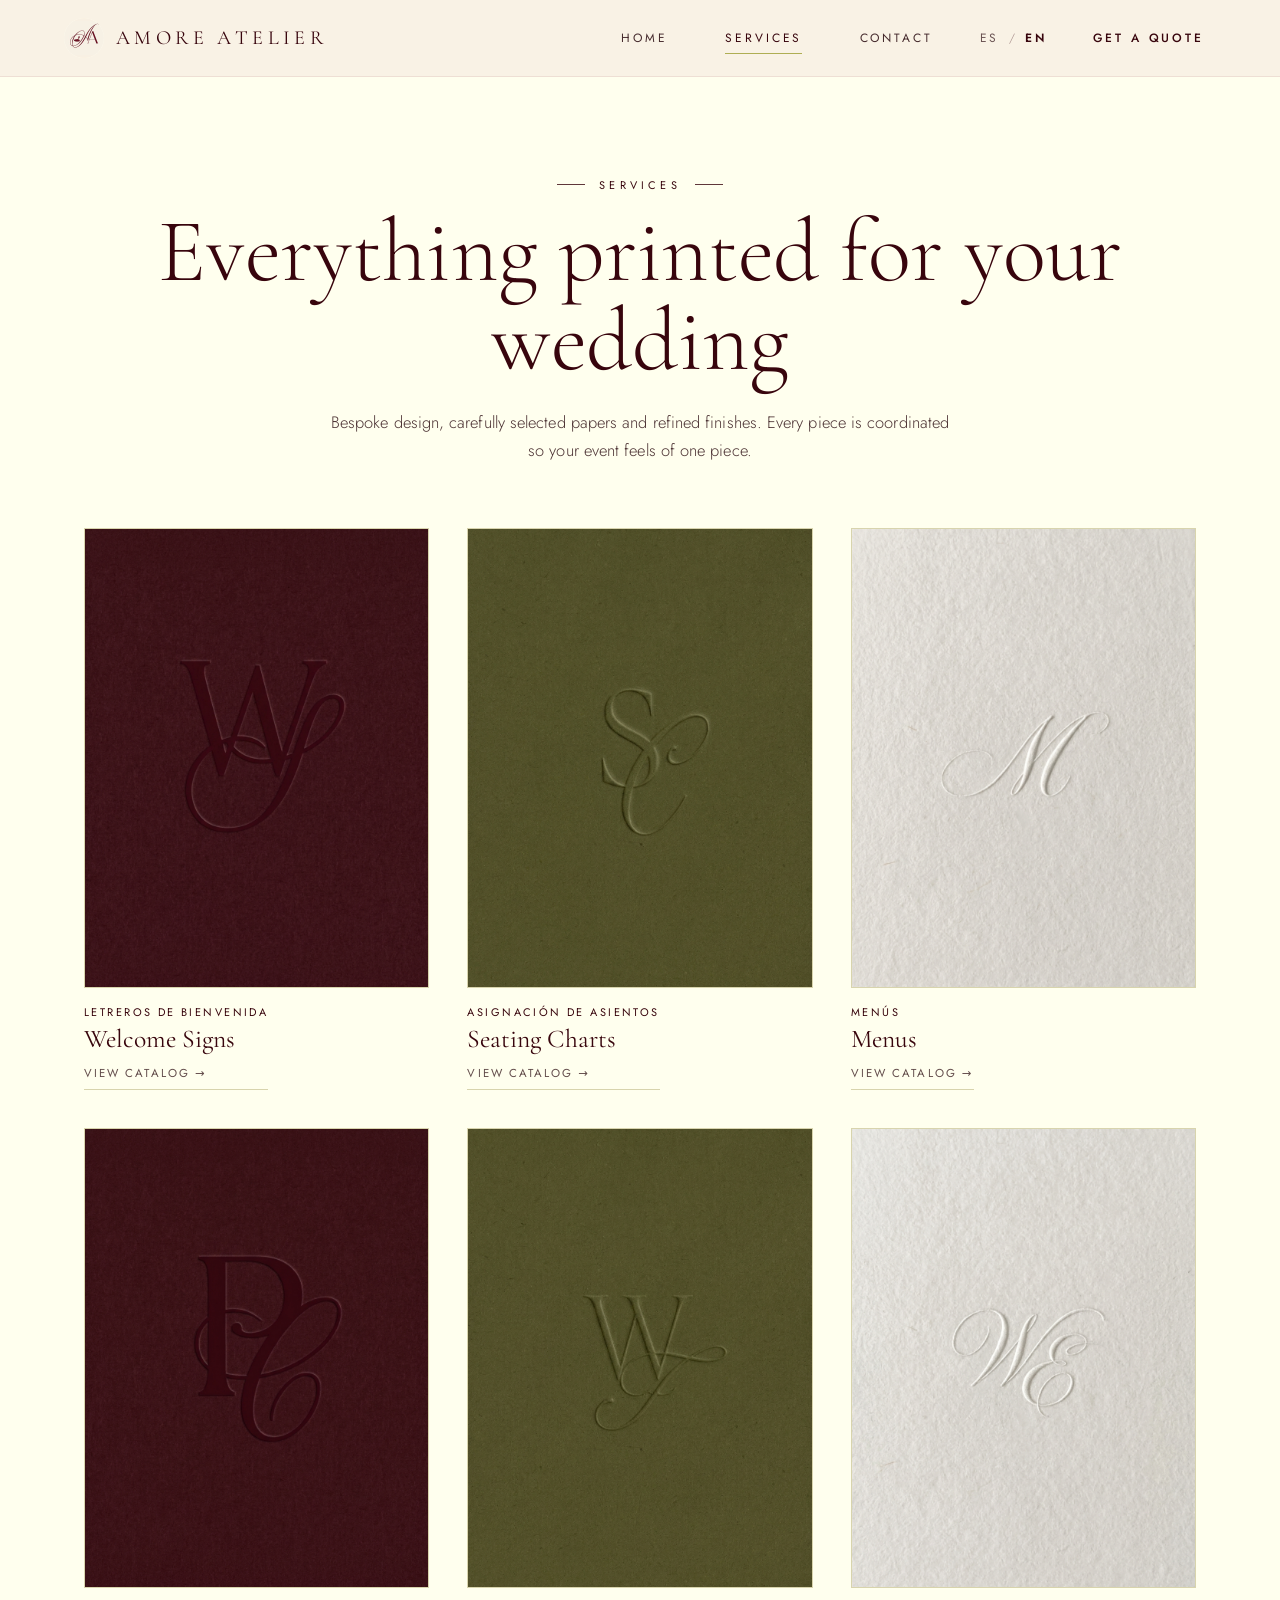
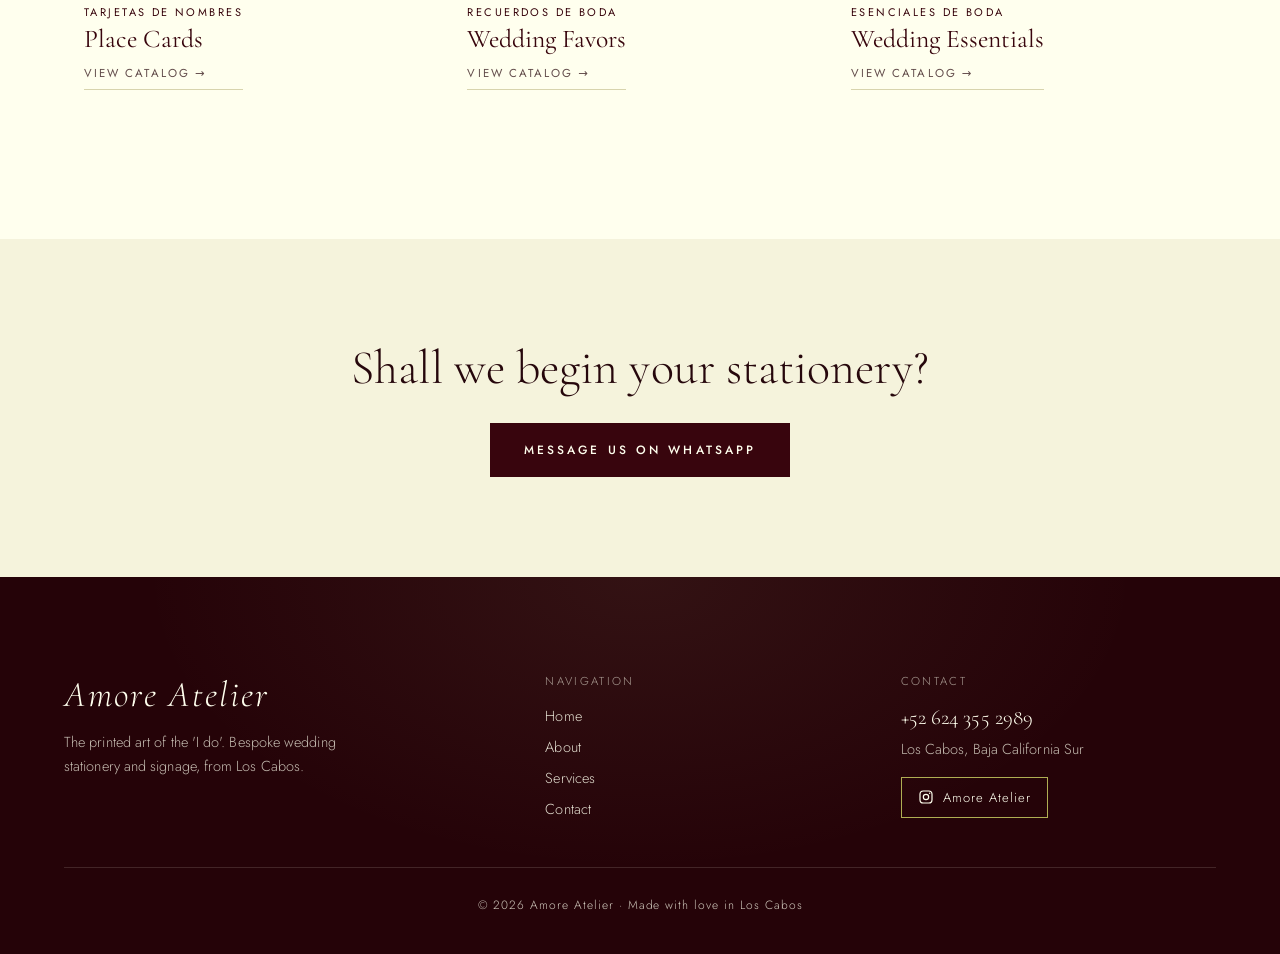
<file: en/services/index.html>
<!DOCTYPE html>
<html lang="en">
<head>
<meta charset="utf-8">
<meta name="viewport" content="width=device-width, initial-scale=1">
<link rel="icon" type="image/jpeg" href="../../assets/monogram.jpeg">

<link rel="preconnect" href="https://fonts.googleapis.com">
<link rel="preconnect" href="https://fonts.gstatic.com" crossorigin>
<link href="https://fonts.googleapis.com/css2?family=Cormorant+Garamond:ital,wght@0,300;0,400;0,500;0,600;1,300;1,400&family=Jost:wght@300;400;500;600&family=Pinyon+Script&display=swap" rel="stylesheet">

<!-- ===================== SEO ===================== -->
<title>Welcome Signs, Seating Charts & Menus Cabo | Amore Atelier</title>
<meta name="description" content="Custom wedding signage and stationery in Los Cabos: acrylic and mirror welcome signs, seating charts, menus, place cards and on-site venue installation.">
<meta name="keywords" content="wedding signage Cabo San Lucas, custom welcome sign Los Cabos, destination wedding stationery, seating chart designer Los Cabos, wedding planner Los Cabos, hand-crafted wedding signage, day-of stationery, Los Cabos wedding stationery">
<meta name="author" content="Amore Atelier">
<meta name="robots" content="index, follow">
<link rel="canonical" href="https://amoreatelierdesign.com/en/services/">
<link rel="alternate" hreflang="es" href="https://amoreatelierdesign.com/servicios/">
<link rel="alternate" hreflang="en" href="https://amoreatelierdesign.com/en/services/">
<link rel="alternate" hreflang="x-default" href="https://amoreatelierdesign.com/servicios/">
<meta name="geo.region" content="MX-BCS">
<meta name="geo.placename" content="Los Cabos, Baja California Sur">
<meta name="geo.position" content="22.8905;-109.9167">
<meta name="ICBM" content="22.8905, -109.9167">
<meta property="og:type" content="website">
<meta property="og:site_name" content="Amore Atelier">
<meta property="og:locale" content="en_US">
<meta property="og:locale:alternate" content="es_MX">
<meta property="og:title" content="Welcome Signs, Seating Charts & Menus Cabo | Amore Atelier">
<meta property="og:description" content="Custom wedding signage and stationery in Los Cabos: acrylic and mirror welcome signs, seating charts, menus, place cards and on-site venue installation.">
<meta property="og:url" content="https://amoreatelierdesign.com/en/services/">
<meta property="og:image" content="https://amoreatelierdesign.com/assets/hero-poster.jpg">
<meta name="twitter:card" content="summary_large_image">
<meta name="twitter:title" content="Welcome Signs, Seating Charts & Menus Cabo | Amore Atelier">
<meta name="twitter:description" content="Custom wedding signage and stationery in Los Cabos: acrylic and mirror welcome signs, seating charts, menus, place cards and on-site venue installation.">
<meta name="twitter:image" content="https://amoreatelierdesign.com/assets/hero-poster.jpg">
<script type="application/ld+json">
{
  "@context": "https://schema.org",
  "@type": "ProfessionalService",
  "name": "Amore Atelier",
  "description": "Custom wedding signage and day-of stationery studio in Los Cabos: welcome signs, seating charts, menus and event signage, delivered and installed at your venue.",
  "url": "https://amoreatelierdesign.com/en/",
  "image": "https://amoreatelierdesign.com/assets/hero-poster.jpg",
  "logo": "https://amoreatelierdesign.com/assets/monogram.jpeg",
  "telephone": "+52 624 355 2989",
  "knowsLanguage": ["es", "en"],
  "founder": [
    { "@type": "Person", "name": "Dariana" },
    { "@type": "Person", "name": "Aldo" }
  ],
  "areaServed": [
    { "@type": "Place", "name": "Los Cabos, Baja California Sur, Mexico" },
    { "@type": "City", "name": "Cabo San Lucas" },
    { "@type": "City", "name": "San José del Cabo" },
    { "@type": "City", "name": "La Paz" }
  ],
  "address": {
    "@type": "PostalAddress",
    "addressLocality": "Los Cabos",
    "addressRegion": "Baja California Sur",
    "addressCountry": "MX"
  },
  "geo": { "@type": "GeoCoordinates", "latitude": 22.8905, "longitude": -109.9167 },
  "sameAs": ["https://www.instagram.com/amoreatelier.design"],
  "makesOffer": [
    { "@type": "Offer", "itemOffered": { "@type": "Service", "name": "Custom wedding welcome signs" } },
    { "@type": "Offer", "itemOffered": { "@type": "Service", "name": "Wedding seating charts" } },
    { "@type": "Offer", "itemOffered": { "@type": "Service", "name": "Day-of wedding stationery" } },
    { "@type": "Offer", "itemOffered": { "@type": "Service", "name": "Event directional signage" } }
  ]
}
</script>
<script type="application/ld+json">
{
  "@context": "https://schema.org",
  "@type": "FAQPage",
  "mainEntity": [
    {
      "@type": "Question",
      "name": "How far in advance should we order wedding signage and stationery in Los Cabos?",
      "acceptedAnswer": { "@type": "Answer", "text": "Design and production timelines depend on the pieces, quantities, and requirements of each project. We recommend reaching out in advance. Rush orders are considered subject to availability." }
    },
    {
      "@type": "Question",
      "name": "Do you deliver and install signage at Los Cabos hotels and wedding venues?",
      "acceptedAnswer": { "@type": "Answer", "text": "Yes. We personally deliver and install your welcome signs, seating charts, and event signage at resorts, villas, and venues across Los Cabos (Cabo San Lucas and San José del Cabo) and La Paz." }
    },
    {
      "@type": "Question",
      "name": "What materials do you use for welcome signs and seating charts?",
      "acceptedAnswer": { "@type": "Answer", "text": "We craft large-format signs in acrylic, mirror, wood, linen/fabric, and fine handmade paper, plus coordinated day-of stationery (menus, programs, place cards) with calligraphic typography and custom finishes." }
    },
    {
      "@type": "Question",
      "name": "Do you work with destination wedding planners in Los Cabos?",
      "acceptedAnswer": { "@type": "Answer", "text": "Yes. We partner closely with wedding planners in Los Cabos and La Paz, providing digital mockups for pre-production approval, clear timelines, and on-site installation on the wedding day." }
    },
    {
      "@type": "Question",
      "name": "How do I request a quote?",
      "acceptedAnswer": { "@type": "Answer", "text": "Message us directly on WhatsApp at +52 624 355 2989 with your wedding date, venue, and the pieces you have in mind. We reply personally with a custom proposal." }
    }
  ]
}
</script>

<script type="application/ld+json">
{
  "@context": "https://schema.org",
  "@type": "BreadcrumbList",
  "itemListElement": [
    { "@type": "ListItem", "position": 1, "name": "Home", "item": "https://amoreatelierdesign.com/en/" },
    { "@type": "ListItem", "position": 2, "name": "Services", "item": "https://amoreatelierdesign.com/en/services/" }
  ]
}
</script>
<link rel="stylesheet" href="../../css/style.css">
</head>
<body>
<div id="aa-root">
  <a class="aa-skip-link" href="#aa-app">Skip to content</a>

  <!-- ===================== NAV ===================== -->
  <header id="aa-nav">
    <a class="aa-brand" href="../" data-go="inicio">
      <img src="../../assets/monogram.jpeg" alt="Amore Atelier">
      <span>AMORE ATELIER</span>
    </a>
    <div class="aa-mobile-bar">
      <div class="aa-langswitch aa-langswitch-mobile">
        <button data-site-lang="es">ES</button>
        <button data-site-lang="en" class="is-active">EN</button>
      </div>
      <button class="aa-nav-toggle" id="aa-nav-toggle" aria-label="Open menu" aria-expanded="false" aria-controls="aa-navlinks">
        <span></span><span></span><span></span>
      </button>
    </div>
    <nav class="aa-navlinks" id="aa-navlinks">
      <a class="aa-navlink" href="../" data-nav="inicio" data-go="inicio" data-t="navInicio">Home</a>
      <a class="aa-navlink" href="../services/" data-nav="servicios" data-go="servicios" data-t="navServicios">Services</a>
      <a class="aa-navlink aa-hidden" href="../portfolio/" data-nav="portafolio" data-go="portafolio" data-t="navPortafolio" data-if="showPortfolio">Portfolio</a>
      <a class="aa-navlink" href="../contact/" data-nav="contacto" data-go="contacto" data-t="navContacto">Contact</a>
      <div class="aa-langswitch">
        <button data-site-lang="es">ES</button>
        <button data-site-lang="en" class="is-active">EN</button>
      </div>
      <a class="aa-btn-pill" id="aa-nav-cta" data-if="showNavCta" target="_blank" rel="noopener">
        <span data-t="cotizar">Get a quote</span>
      </a>
    </nav>
  </header>

  <main id="aa-app">

  <!-- ===================== HOME ===================== -->
  <section class="aa-page aa-hidden" data-page="inicio">
    <div class="aa-hero aa-hero--video">
      <div class="aa-hero-copy">
        <span class="aa-hero-loc script" data-t="heroLoc">Los Cabos, B.C.S.</span>
        <span class="aa-hero-rule" data-hline></span>
        <h2 class="aa-hero-title"><span data-t="heroTitleA">The printed art</span><br><em data-t="heroTitleB">of the 'I do'</em></h2>
        <p class="aa-hero-sub" data-t="heroSub">Hand-crafted welcome signs, seating charts and day-of stationery — bespoke pieces made in our Los Cabos studio for destination weddings that don't feel off-the-shelf.</p>
      </div>
      <div class="aa-hero-media" aria-hidden="true">
        <video class="aa-hero-video" id="aa-hero-video" autoplay muted loop playsinline preload="metadata" poster="../../assets/hero-poster.jpg">
          <source src="../../assets/hero-video.webm" type="video/webm">
          <source src="../../assets/hero-video.mp4" type="video/mp4">
        </video>
        <div class="aa-hero-veil"></div>
      </div>
    </div>

    <div class="aa-marquee" id="aa-marquee" aria-hidden="true"><div class="aa-marquee-track"><span>Welcome signs</span><b>&#10022;</b><span>Seating charts</span><b>&#10022;</b><span>Day-of stationery</span><b>&#10022;</b><span>Event signage</span><b>&#10022;</b><span>Handcrafted in Los Cabos</span><b>&#10022;</b><span>Welcome signs</span><b>&#10022;</b><span>Seating charts</span><b>&#10022;</b><span>Day-of stationery</span><b>&#10022;</b><span>Event signage</span><b>&#10022;</b><span>Handcrafted in Los Cabos</span><b>&#10022;</b></div></div>

    <div class="aa-manifesto">
      <img src="../../assets/wordmark-transparent.png" alt="Amore Atelier" data-reveal>
      <p data-reveal data-t="manifesto">Every wedding has a voice. Our job is to print it by hand — on the paper, in the ink, and in every detail your guests receive.</p>
    </div>

    <div class="aa-services-section">
      <div class="aa-section-head" data-reveal>
        <div>
          <span class="aa-eyebrow" data-t="servEyebrow">What we create</span>
          <h2 data-t="servTitle">Our services</h2>
        </div>
        <a class="aa-link-underline" href="../services/" data-go="servicios" data-t="verTodo">View all →</a>
      </div>
      <div class="aa-services-grid" id="aa-services-grid">
        <button class="aa-svc-card aa-svc-card-textonly" type="button">
          <div class="aa-svc-body">
            <span class="aa-svc-n">01</span>
            <h3>Welcome signs</h3>
            <p>The first piece your guests see on arrival.</p>
          </div>
        </button>
        <button class="aa-svc-card aa-svc-card-textonly" type="button">
          <div class="aa-svc-body">
            <span class="aa-svc-n">02</span>
            <h3>Seating charts</h3>
            <p>So every guest finds their place in style.</p>
          </div>
        </button>
        <button class="aa-svc-card aa-svc-card-textonly" type="button">
          <div class="aa-svc-body">
            <span class="aa-svc-n">03</span>
            <h3>Table stationery</h3>
            <p>Menus, place cards and details in harmony.</p>
          </div>
        </button>
        <button class="aa-svc-card aa-svc-card-textonly" type="button">
          <div class="aa-svc-body">
            <span class="aa-svc-n">04</span>
            <h3>Event signage</h3>
            <p>Guide your guests through every moment.</p>
          </div>
        </button>
      </div>
    </div>

    <div class="aa-process">
      <div class="aa-process-head" data-reveal>
        <span class="aa-eyebrow" data-t="procEyebrow">How we work</span>
        <h2 data-t="procTitle">An unhurried process</h2>
      </div>
      <div class="aa-process-grid" id="aa-process-grid">
        <div class="aa-step">
          <span class="aa-step-n">01</span>
          <h3>We talk</h3>
          <p>We listen to your story, your date and your aesthetic. It all starts with a no-obligation chat.</p>
        </div>
        <div class="aa-step">
          <span class="aa-step-n">02</span>
          <h3>We design</h3>
          <p>We create bespoke proposals and refine every detail with you until it is perfect.</p>
        </div>
        <div class="aa-step">
          <span class="aa-step-n">03</span>
          <h3>We print & deliver</h3>
          <p>Careful production, fine materials and punctual delivery on the day that matters most.</p>
        </div>
      </div>
    </div>

    <div class="aa-cta-band aa-planners-band">
      <span class="aa-eyebrow" data-t="plannersEyebrow">Wedding Planners</span>
      <h2 data-t="plannersTitle">Your logistics partner for every wedding</h2>
      <p data-t="plannersText">We work hand in hand with planners: an approval mockup before we print, clear production timelines, and on-site delivery and installation at your venue on the day. No last-minute surprises.</p>
      <a class="aa-btn-solid-lg" id="aa-planners-cta" target="_blank" rel="noopener" data-t="plannersCta">Let's coordinate your next wedding</a>
    </div>

    <div class="aa-faq" id="aa-faq">
      <div class="aa-faq-head" data-reveal>
        <span class="aa-eyebrow">Frequently asked questions</span>
        <h2>Everything you need to know</h2>
      </div>
      <div class="aa-faq-list" data-reveal>
        <div class="aa-faq-item is-open">
          <button class="aa-faq-q" type="button" data-faq-btn aria-expanded="true"><span>How far in advance should we order our wedding signage?</span><span class="aa-faq-icon" aria-hidden="true"></span></button>
          <div class="aa-faq-a"><div><p>Design and production timelines depend on the pieces, quantities, and requirements of each project. We recommend reaching out in advance. Rush orders are considered subject to availability.</p></div></div>
        </div>
        <div class="aa-faq-item">
          <button class="aa-faq-q" type="button" data-faq-btn aria-expanded="false"><span>Do you deliver and install at Los Cabos resorts and venues?</span><span class="aa-faq-icon" aria-hidden="true"></span></button>
          <div class="aa-faq-a"><div><p>Yes. We personally deliver and install your welcome signs, seating charts, and event signage at resorts, villas, and venues across Los Cabos (Cabo San Lucas and San José del Cabo) and La Paz.</p></div></div>
        </div>
        <div class="aa-faq-item">
          <button class="aa-faq-q" type="button" data-faq-btn aria-expanded="false"><span>What materials do you work with?</span><span class="aa-faq-icon" aria-hidden="true"></span></button>
          <div class="aa-faq-a"><div><p>We craft large-format signs in acrylic, mirror, wood, linen, and handmade paper, plus coordinated day-of stationery (menus, ceremony programs, place cards) with calligraphic typography and custom finishes.</p></div></div>
        </div>
        <div class="aa-faq-item">
          <button class="aa-faq-q" type="button" data-faq-btn aria-expanded="false"><span>Do you partner with destination wedding planners?</span><span class="aa-faq-icon" aria-hidden="true"></span></button>
          <div class="aa-faq-a"><div><p>Yes. We work alongside wedding planners in Los Cabos and La Paz, providing digital mockups for approval, clear production timelines, and on-site setup on the wedding day.</p></div></div>
        </div>
        <div class="aa-faq-item">
          <button class="aa-faq-q" type="button" data-faq-btn aria-expanded="false"><span>How do we request a quote?</span><span class="aa-faq-icon" aria-hidden="true"></span></button>
          <div class="aa-faq-a"><div><p>Message us on WhatsApp at +52 624 355 2989 with your wedding date, venue, and the pieces you envision. We reply personally with a custom proposal.</p></div></div>
        </div>
      </div>
    </div>

    <div class="aa-closing">
      <span class="aa-eyebrow" data-t="closingEyebrow">Your celebration</span>
      <h2 data-t="closingTitle">Ready to design your wedding pieces?</h2>
      <p data-t="closingText">Tell us your date, venue, and what you envision. We reply personally.</p>
      <div class="aa-closing-actions">
        <a class="aa-btn-solid-lg" id="aa-closing-wa" target="_blank" rel="noopener" data-t="closingWa">Request a proposal on WhatsApp</a>
        <a class="aa-link-underline" href="../contact/" data-go="contacto" data-t="closingContact">Go to Contact →</a>
      </div>
    </div>
  </section>

  <!-- ===================== ABOUT ===================== -->
  <section class="aa-page aa-page-top-pad aa-hidden" data-page="nosotros">
    <div class="aa-page-head">
      <span class="aa-eyebrow" data-t="ebNosotros">About us</span>
    </div>

    <div class="aa-about-block1" data-reveal>
      <div>
        <h2 data-t="aboutHeading">About Us</h2>
        <p data-t="aboutBody1">Amore Atelier was born from a passion for design, love and, of course, weddings. We love bringing each couple's ideas to life, transforming them into thoughtfully designed pieces that enhance their special day with intention and meaning.</p>
        <p data-t="aboutBody2">Our work focuses on creating harmony, aesthetic balance, coherence and personality, ensuring every detail feels refined and beautifully connected.</p>
        <p data-t="aboutBody3">For us, it is essential that our couples feel heard, guided and confident that their vision will be carefully translated into their wedding day with attention and care.</p>
      </div>
      <div id="aa-about1-slot"></div>
    </div>

    <div class="aa-about-block2">
      <div class="aa-about-block2-inner">
        <div class="aa-about-frame" data-reveal>
          <div class="aa-about-frame-inner">
            <div id="aa-about2-slot"></div>
          </div>
        </div>
        <div class="aa-founders" data-reveal>
          <h2 data-t="aboutHeading2">About Us</h2>
          <p><span data-t="aboutFoundersLead">Behind this project are</span> <strong data-t="aboutFoundersNames">Dariana &amp; Aldo</strong><span data-t="aboutFoundersRest">, who work hand in hand to create visual proposals where every detail reflects professionalism, sensitivity and heartfelt care.</span></p>
          <span class="aa-heart">♥</span>
        </div>
      </div>
    </div>

    <div class="aa-cta-band">
      <h2 data-t="svcCtaTitle">Shall we begin your stationery?</h2>
      <a class="aa-btn-solid-lg" id="aa-about-cta" target="_blank" rel="noopener" data-t="ctaWhatsapp">Message us on WhatsApp</a>
    </div>
  </section>

  <!-- ===================== SERVICES ===================== -->
  <section class="aa-page aa-page-top-pad" data-page="servicios">
    <div class="aa-page-head">
      <span class="aa-eyebrow" data-t="ebServicios">Services</span>
      <h1 data-t="svcPageTitle">Everything printed for your wedding</h1>
      <p data-t="svcPageIntro">Bespoke design, carefully selected papers and refined finishes. Every piece is coordinated so your event feels of one piece.</p>
    </div>
    <div class="aa-svc-rows" id="aa-svc-rows">
      <div class="aa-svc-row">
        <div>
          <span class="aa-svc-row-n">01</span>
          <h2>Welcome signs</h2>
          <p>Large-format acrylic, mirror, wood or paper signs, crafted with calligraphic typography and custom finishes in our studio. Your custom welcome sign sets the tone the moment guests step into the venue.</p>
          <ul class="aa-tag-list"><li>Acrylic</li><li>Mirror</li><li>Calligraphic typography</li><li>Large format</li></ul>
        </div>
      </div>
      <div class="aa-svc-row">
        <div>
          <span class="aa-svc-row-n">02</span>
          <h2>Seating charts</h2>
          <p>Clear, beautiful seating charts: by table, alphabetical or by family — delivered and installed on-site so it's one less thing on your day-of checklist.</p>
          <ul class="aa-tag-list"><li>By table</li><li>Alphabetical</li><li>Printed</li><li>Display</li></ul>
        </div>
      </div>
      <div class="aa-svc-row">
        <div>
          <span class="aa-svc-row-n">03</span>
          <h2>Table stationery</h2>
          <p>Menus, place cards, table numbers and vow books — your day-of stationery, coordinated in one visual language and ready for your destination wedding.</p>
          <ul class="aa-tag-list"><li>Menus</li><li>Programs</li><li>Place cards</li><li>Numbers</li></ul>
        </div>
      </div>
      <div class="aa-svc-row">
        <div>
          <span class="aa-svc-row-n">04</span>
          <h2>Event signage</h2>
          <p>Ceremony, cocktail hour, dinner and party: directional signs and details, installed on-site so every moment flows without a doubt.</p>
          <ul class="aa-tag-list"><li>Directional</li><li>Program</li><li>Bar</li><li>Details</li></ul>
        </div>
      </div>
    </div>
    <div class="aa-svc-cta-wrap">
      <div class="aa-cta-band">
        <h2 data-t="svcCtaTitle">Shall we begin your stationery?</h2>
        <a class="aa-btn-solid-lg" id="aa-svc-cta" target="_blank" rel="noopener" data-t="ctaWhatsapp">Message us on WhatsApp</a>
      </div>
    </div>
  </section>

  <!-- ===================== PORTFOLIO ===================== -->
  <section class="aa-page aa-page-top-pad aa-hidden" data-page="portafolio">
    <div class="aa-page-head">
      <span class="aa-eyebrow" data-t="ebPortafolio">Portfolio</span>
      <h2 data-t="portTitle">Weddings we have dressed</h2>
    </div>
    <div class="aa-filters" id="aa-filters"></div>
    <div class="aa-gallery" id="aa-gallery"></div>
  </section>

  <!-- ===================== CONTACT ===================== -->
  <section class="aa-page aa-page-top-pad aa-hidden" data-page="contacto">
    <div class="aa-contact-grid">
      <div>
        <span class="aa-eyebrow" data-t="ebContacto">Contact</span>
        <h2 data-t="contactTitle">Let's talk about your wedding</h2>
        <p data-t="contactIntro">Tell us your date and what you imagine. We reply personally, no templates.</p>
        <a class="aa-wa-card" id="aa-contact-wa" target="_blank" rel="noopener">
          <span><span class="aa-wa-label" data-t="waLabel">WhatsApp</span><span class="aa-wa-number">+52 624 355 2989</span></span>
        </a>
        <div class="aa-info-cards">
          <div class="aa-info-card">
            <span class="aa-info-label" data-t="lEstudio">Studio</span>
            <span class="aa-info-value" data-t="estudioVal">Los Cabos, B.C.S.</span>
          </div>
          <div class="aa-info-card">
            <span class="aa-info-label" data-t="lCobertura">Coverage</span>
            <span class="aa-info-value" data-t="coberturaVal">Los Cabos and La Paz</span>
          </div>
        </div>
      </div>
      <div class="aa-form-card">
        <h2 data-t="formTitle">Request your quote</h2>
        <label class="aa-field-label" data-t="fNombre">Name</label>
        <input class="aa-input" id="aa-f-nombre" type="text">
        <label class="aa-field-label" data-t="fFecha">Wedding date</label>
        <input class="aa-input" id="aa-f-fecha" type="text">
        <label class="aa-field-label" data-t="fVenue">Event venue or area (optional)</label>
        <input class="aa-input" id="aa-f-venue" type="text">
        <label class="aa-field-label" data-t="fServicio">Service of interest</label>
        <select class="aa-select" id="aa-f-servicio">
          <option>Welcome signs</option>
          <option>Seating chart</option>
          <option>Table stationery</option>
          <option>Event signage</option>
          <option>All of the above</option>
        </select>
        <label class="aa-field-label" data-t="fMensaje">Message</label>
        <textarea class="aa-textarea" id="aa-f-mensaje" rows="4"></textarea>
        <a class="aa-form-submit" id="aa-f-submit" target="_blank" rel="noopener" data-t="fEnviar">Send via WhatsApp</a>
      </div>
    </div>
  </section>

  </main>

  <!-- ===================== FOOTER ===================== -->
  <footer id="aa-footer">
    <div class="aa-footer-grid">
      <div>
        <h3>Amore Atelier</h3>
        <p data-t="footerDesc">The printed art of the 'I do'. Bespoke wedding stationery and signage, from Los Cabos.</p>
      </div>
      <div>
        <span class="aa-footer-col-label" data-t="footNav">Navigation</span>
        <div class="aa-footer-links">
          <a href="../" data-go="inicio" data-t="navInicio">Home</a>
          <a href="../about/" data-go="nosotros" data-t="navNosotros">About</a>
          <a href="../services/" data-go="servicios" data-t="navServicios">Services</a>
          <a class="aa-hidden" href="../portfolio/" data-go="portafolio" data-t="navPortafolio" data-if="showPortfolio">Portfolio</a>
          <a href="../contact/" data-go="contacto" data-t="navContacto">Contact</a>
        </div>
      </div>
      <div>
        <span class="aa-footer-col-label" data-t="footContacto">Contact</span>
        <a class="aa-footer-wa" id="aa-footer-wa" target="_blank" rel="noopener">+52 624 355 2989</a>
        <span class="aa-footer-loc">Los Cabos, Baja California Sur</span>
        <a class="aa-ig-btn" href="https://www.instagram.com/amoreatelier.design" target="_blank" rel="noopener">
          <svg width="16" height="16" viewBox="0 0 24 24" fill="none" stroke="currentColor" stroke-width="1.8"><rect x="3" y="3" width="18" height="18" rx="5"></rect><circle cx="12" cy="12" r="4"></circle><circle cx="17.5" cy="6.5" r="1.1" fill="currentColor" stroke="none"></circle></svg>
          Amore Atelier
        </a>
      </div>
    </div>
    <div class="aa-footer-bottom">
      <span data-t="copyright">© 2026 Amore Atelier · Made with love in Los Cabos</span>
    </div>
  </footer>

</div>

<script>window.AA_SITE_LANG = 'en'; window.AA_DEFAULT_PAGE = 'servicios'; window.AA_ASSET_BASE = '../../'; window.AA_LANG_BASE = '../'; window.AA_SITE_BASE = '../../'; window.AA_ADMIN_BASE = '../../admin/'; window.AA_ALT_LANG_URL = '../../servicios/';</script>
<script src="../../js/content.js" defer></script>
<script src="../../js/imageslot.js" defer></script>
<script src="../../js/app.js" defer></script>
</body>
</html>
</file>
<file: css/style.css>
/* ============================================================
   Amore Atelier — design tokens & base
   ============================================================ */
:root{
  --bg:#FFFFEE;
  --cream2:#F5F3DC;
  --burg:#38050D;
  --burg2:#250308;
  --ink:#26070C;
  --muted:#4E3438;
  --gold:#AFAE53;
  --gold-text:#38050D;
}

*{box-sizing:border-box}
html{scroll-behavior:smooth}
body{
  margin:0;
  background:var(--bg);
  color:var(--ink);
  font-family:'Jost',system-ui,sans-serif;
  overflow-x:hidden;
}
::selection{background:var(--burg);color:var(--bg)}
img{max-width:100%}
button{font-family:inherit}
a{color:inherit}

.serif{font-family:'Cormorant Garamond',serif}
.script{font-family:'Pinyon Script',cursive}

@keyframes aaFade{from{opacity:0}to{opacity:1}}
#aa-app{animation:aaFade .6s ease both}

[data-reveal]{opacity:0;transform:translateY(26px)}
[data-reveal].is-visible{opacity:1;transform:none}

/* ============================================================
   NAV
   ============================================================ */
#aa-nav{
  position:fixed;top:0;left:0;right:0;z-index:50;
  display:flex;align-items:center;justify-content:space-between;
  padding:18px clamp(20px,5vw,64px);
  background:rgba(248,240,227,0.82);
  backdrop-filter:blur(12px);
  border-bottom:1px solid rgba(115,1,33,0.08);
  transition:padding .4s ease,background .4s ease,box-shadow .4s ease;
}
#aa-nav.is-scrolled{
  padding:12px clamp(20px,5vw,64px);
  background:rgba(248,240,227,0.94);
  box-shadow:0 10px 30px -20px rgba(82,0,26,.5);
}
.aa-brand{display:flex;align-items:center;gap:12px;background:none;border:none;cursor:pointer;padding:0}
.aa-brand img{height:40px;width:40px;object-fit:contain;border-radius:50%;background:var(--bg);flex:none}
.aa-brand span{font-family:'Cormorant Garamond',serif;font-size:22px;letter-spacing:.12em;color:var(--burg);font-weight:500;line-height:1;white-space:nowrap}

.aa-navlinks{display:flex;align-items:center;gap:clamp(14px,2.6vw,36px)}
.aa-navlink{background:none;border:none;cursor:pointer;font-family:'Jost';font-size:13.5px;letter-spacing:.14em;text-transform:uppercase;color:var(--ink);padding:6px 0;opacity:.72;border-bottom:1px solid transparent}
.aa-navlink.is-active{color:var(--burg);opacity:1;border-bottom:1px solid var(--gold)}

.aa-langswitch{display:flex;align-items:center;border:1px solid rgba(115,1,33,.22);border-radius:999px;overflow:hidden}
.aa-langswitch button{background:transparent;border:none;cursor:pointer;font-family:'Jost';font-size:11.5px;letter-spacing:.1em;font-weight:500;color:var(--ink);padding:7px 11px}
.aa-langswitch button.is-active{background:var(--burg);color:var(--bg)}

.aa-btn-pill{
  display:inline-flex;align-items:center;gap:8px;
  background:var(--burg);color:var(--bg);text-decoration:none;
  font-family:'Jost';font-size:13px;letter-spacing:.1em;text-transform:uppercase;
  padding:11px 20px;border-radius:999px;border:none;cursor:pointer;
  transition:background .3s ease,transform .3s ease;
}
.aa-btn-pill:hover{background:var(--burg2)}
.aa-dot{width:7px;height:7px;border-radius:50%;background:#7bd88f;box-shadow:0 0 0 3px rgba(123,216,143,.25);flex:none;display:inline-block}

.aa-mobile-bar{display:contents}
.aa-langswitch-mobile{display:none}
.aa-nav-toggle{display:none;flex-direction:column;justify-content:center;gap:5px;width:36px;height:36px;background:none;border:none;cursor:pointer;padding:0;flex:none}
.aa-nav-toggle span{display:block;width:100%;height:2px;background:var(--burg);transition:transform .3s ease,opacity .3s ease}
.aa-nav-toggle[aria-expanded="true"] span:nth-child(1){transform:translateY(7px) rotate(45deg)}
.aa-nav-toggle[aria-expanded="true"] span:nth-child(2){opacity:0}
.aa-nav-toggle[aria-expanded="true"] span:nth-child(3){transform:translateY(-7px) rotate(-45deg)}

/* ============================================================
   HERO (Inicio)
   ============================================================ */
.aa-hero{position:relative;min-height:100vh;display:grid;grid-template-columns:1.05fr .95fr;align-items:stretch;overflow:hidden}
.aa-hero-copy{display:flex;flex-direction:column;justify-content:center;padding:clamp(96px,12vw,140px) clamp(24px,6vw,84px) 64px;position:relative;z-index:2}
.aa-hero-loc{font-family:'Pinyon Script',cursive;font-size:clamp(30px,4vw,44px);color:var(--gold);line-height:1;margin-bottom:6px;display:block}
.aa-hero-rule{width:64px;height:1px;background:var(--gold);transform-origin:left;margin:14px 0 26px;display:block;transform:scaleX(0);transition:transform 1s ease .3s}
.aa-hero-rule.is-drawn{transform:scaleX(1)}
.aa-hero-title{font-family:'Cormorant Garamond',serif;font-weight:300;font-size:clamp(44px,6.4vw,88px);line-height:.98;letter-spacing:-.01em;color:var(--burg);margin:0}
.aa-hero-title em{font-style:italic;font-weight:400}
.aa-hero-sub{max-width:440px;font-size:17px;line-height:1.7;color:var(--ink);margin:28px 0 0;opacity:.85}
.aa-hero-ctas{display:flex;flex-wrap:wrap;gap:14px;margin-top:38px}
.aa-btn-outline{
  display:inline-flex;align-items:center;gap:10px;background:transparent;color:var(--burg);
  border:1px solid rgba(115,1,33,.28);cursor:pointer;font-family:'Jost';font-size:13.5px;
  letter-spacing:.12em;text-transform:uppercase;padding:16px 30px;border-radius:999px;
  transition:border-color .3s ease;text-decoration:none;
}
.aa-btn-outline:hover{border-color:var(--burg)}
.aa-btn-solid-lg{
  display:inline-flex;align-items:center;gap:10px;background:var(--burg);color:var(--bg);
  text-decoration:none;font-size:13.5px;letter-spacing:.12em;text-transform:uppercase;
  padding:16px 30px;border-radius:999px;transition:transform .3s ease,background .3s ease;border:none;cursor:pointer;
}
.aa-btn-solid-lg:hover{background:var(--burg2);transform:translateY(-2px)}

.aa-hero-media{position:relative;overflow:hidden;background:linear-gradient(165deg,#731c24 0%,#5c1017 55%,#470609 100%)}
#aa-heroimg{position:absolute;inset:-6% -2% -6% -2%;will-change:transform}
.aa-hero-photo{width:100%;height:100%}

/* ============================================================
   MANIFESTO band
   ============================================================ */
.aa-manifesto{background:var(--burg);color:var(--bg);padding:clamp(80px,11vw,140px) clamp(24px,6vw,64px);text-align:center}
.aa-manifesto img{max-width:min(420px,72vw);width:100%;height:auto;margin:0 auto 34px;display:block}
.aa-manifesto p{max-width:760px;margin:0 auto;font-family:'Cormorant Garamond',serif;font-weight:300;font-size:clamp(24px,3.4vw,38px);line-height:1.4}

/* ============================================================
   Section heading pattern (eyebrow + title)
   ============================================================ */
.aa-eyebrow{font-size:12.5px;letter-spacing:.28em;text-transform:uppercase;color:var(--gold)}
.aa-section-head{display:flex;align-items:flex-end;justify-content:space-between;flex-wrap:wrap;gap:20px;margin-bottom:52px}
.aa-section-head h2{font-family:'Cormorant Garamond',serif;font-weight:300;font-size:clamp(34px,4.6vw,58px);color:var(--burg);margin:12px 0 0;line-height:1}
.aa-link-underline{background:none;border:none;cursor:pointer;font-family:'Jost';font-size:13px;letter-spacing:.14em;text-transform:uppercase;color:var(--burg);border-bottom:1px solid var(--burg);padding-bottom:4px}

/* ============================================================
   Services preview grid (home)
   ============================================================ */
.aa-services-section{padding:clamp(76px,10vw,132px) clamp(24px,6vw,64px)}
.aa-services-grid{display:grid;grid-template-columns:repeat(auto-fit,minmax(230px,1fr));gap:clamp(18px,2.4vw,30px)}
.aa-svc-card{
  text-align:left;background:var(--cream2);border:1px solid rgba(115,1,33,.08);border-radius:3px;
  overflow:hidden;cursor:pointer;padding:0;transition:transform .4s ease,box-shadow .4s ease;display:block;width:100%;
}
.aa-svc-card:hover{transform:translateY(-6px);box-shadow:0 30px 60px -34px rgba(82,0,26,.5)}
.aa-svc-card .aa-svc-body{padding:22px 24px 26px}
.aa-svc-card-photo{width:100%;height:230px;display:block}
.aa-svc-card-textonly{border-top:3px solid var(--gold)}
.aa-svc-card-textonly .aa-svc-body{padding:32px 26px 34px}
.aa-svc-card .aa-svc-n{font-family:'Cormorant Garamond',serif;font-size:15px;color:var(--gold);letter-spacing:.02em}
.aa-svc-card h3{font-family:'Cormorant Garamond',serif;font-weight:400;font-size:25px;color:var(--burg);margin:2px 0 8px;line-height:1.1}
.aa-svc-card p{margin:0;font-size:14px;line-height:1.6;color:var(--ink);opacity:.75}

/* ============================================================
   Process steps
   ============================================================ */
.aa-process{background:var(--cream2);padding:clamp(76px,10vw,128px) clamp(24px,6vw,64px);border-top:1px solid rgba(115,1,33,.07);border-bottom:1px solid rgba(115,1,33,.07)}
.aa-process-head{text-align:center;margin-bottom:60px}
.aa-process-grid{display:grid;grid-template-columns:repeat(auto-fit,minmax(220px,1fr));gap:clamp(24px,4vw,56px);max-width:1000px;margin:0 auto}
.aa-step{text-align:center}
.aa-step-n{font-family:'Cormorant Garamond',serif;font-style:italic;font-size:46px;color:var(--gold);line-height:1}
.aa-step h3{font-family:'Cormorant Garamond',serif;font-weight:500;font-size:24px;color:var(--burg);margin:14px 0 10px}
.aa-step p{margin:0 auto;font-size:14.5px;line-height:1.7;color:var(--ink);opacity:.78;max-width:280px}

/* ============================================================
   Testimonial
   ============================================================ */
.aa-testimonial{padding:clamp(80px,11vw,140px) clamp(24px,6vw,64px);text-align:center}
.aa-testimonial-script{font-family:'Pinyon Script',cursive;font-size:clamp(36px,5vw,58px);color:var(--gold);display:block;margin-bottom:8px}
.aa-testimonial p.aa-quote{max-width:820px;margin:0 auto;font-family:'Cormorant Garamond',serif;font-weight:300;font-style:italic;font-size:clamp(26px,3.6vw,40px);line-height:1.4;color:var(--burg)}
.aa-testimonial .aa-author{margin:26px 0 0;font-size:13px;letter-spacing:.18em;text-transform:uppercase;color:var(--muted)}

/* ============================================================
   Page header (Nosotros / Servicios / Portafolio / Contacto)
   ============================================================ */
.aa-page-head{text-align:center;padding:0 clamp(24px,6vw,64px) clamp(30px,4vw,48px)}
.aa-page-head h1{font-family:'Cormorant Garamond',serif;font-weight:300;font-size:clamp(40px,6vw,76px);color:var(--burg);margin:14px 0 0;line-height:1}
.aa-page-head p{max-width:620px;margin:22px auto 0;font-size:16.5px;line-height:1.7;color:var(--ink);opacity:.82}
.aa-page-top-pad{padding-top:clamp(120px,14vw,168px)}

/* ============================================================
   Nosotros
   ============================================================ */
.aa-about-block1{
  display:grid;grid-template-columns:1.05fr .95fr;gap:clamp(32px,5vw,72px);align-items:center;
  max-width:1200px;margin:0 auto;padding:clamp(20px,4vw,48px) clamp(24px,6vw,64px) clamp(48px,7vw,88px);
}
.aa-about-block1 h1{font-family:'Pinyon Script',cursive;font-weight:400;font-size:clamp(56px,8vw,104px);color:var(--burg);margin:0 0 24px;line-height:.9}
.aa-about-block1 p{font-size:16.5px;line-height:1.8;color:var(--ink);opacity:.85;margin:0 0 18px;max-width:520px}
.aa-about-block1 p:last-child{margin-bottom:0}
.aa-about-photo{width:100%;height:clamp(360px,42vw,520px);display:block;border-radius:3px;overflow:hidden;box-shadow:0 30px 70px -34px rgba(82,0,26,.5)}

.aa-about-block2{background:var(--cream2);border-top:1px solid rgba(115,1,33,.08);border-bottom:1px solid rgba(115,1,33,.08)}
.aa-about-block2-inner{display:grid;grid-template-columns:.9fr 1.1fr;gap:clamp(32px,5vw,72px);align-items:center;max-width:1200px;margin:0 auto;padding:clamp(56px,8vw,104px) clamp(24px,6vw,64px)}
.aa-about-frame{justify-self:center;background:linear-gradient(135deg,#e8d9b8,#c9ab72);padding:clamp(12px,1.6vw,20px);border-radius:2px;box-shadow:0 30px 70px -30px rgba(82,0,26,.5);max-width:340px;width:100%}
.aa-about-frame-inner{border:1px solid rgba(115,1,33,.25);padding:6px;background:var(--cream2)}
.aa-about-photo2{width:100%;height:clamp(360px,44vw,460px);display:block}
.aa-founders{text-align:center}
.aa-founders h2{font-family:'Pinyon Script',cursive;font-weight:400;font-size:clamp(52px,7vw,92px);color:var(--burg);margin:0 0 20px;line-height:.9}
.aa-founders p{font-family:'Cormorant Garamond',serif;font-weight:300;font-size:clamp(21px,2.6vw,30px);line-height:1.5;color:var(--ink);margin:0 auto;max-width:560px}
.aa-founders strong{font-weight:600;font-style:italic;color:var(--burg)}
.aa-founders .aa-heart{font-family:'Pinyon Script',cursive;font-size:clamp(30px,4vw,44px);color:var(--gold);display:block;margin-top:28px}

.aa-cta-band{background:var(--burg);color:var(--bg);text-align:center;padding:clamp(64px,8vw,100px) clamp(24px,6vw,64px)}
.aa-cta-band h2{font-family:'Cormorant Garamond',serif;font-weight:300;font-size:clamp(28px,4vw,48px);margin:0 0 26px}
.aa-cta-band .aa-btn-solid-lg{background:var(--bg);color:var(--burg)}
.aa-cta-band .aa-btn-solid-lg:hover{background:var(--bg);transform:translateY(-2px)}
.aa-planners-band .aa-eyebrow{display:block;margin-bottom:14px}
.aa-planners-band p{font-size:16px;line-height:1.7;opacity:.9;max-width:640px;margin:0 auto 30px}

/* ============================================================
   Servicios (detail rows)
   ============================================================ */
.aa-svc-rows{display:flex;flex-direction:column}
.aa-svc-row{display:grid;grid-template-columns:1fr 1fr;gap:clamp(28px,5vw,80px);align-items:center;padding:clamp(40px,6vw,72px) clamp(24px,6vw,64px);border-top:1px solid rgba(115,1,33,.08)}
.aa-svc-row-photo{width:100%;height:clamp(300px,42vw,480px);display:block;border-radius:3px;overflow:hidden}
.aa-svc-row-n{font-family:'Cormorant Garamond',serif;font-style:italic;font-size:40px;color:var(--gold);line-height:1}
.aa-svc-row h2{font-family:'Cormorant Garamond',serif;font-weight:400;font-size:clamp(30px,3.8vw,46px);color:var(--burg);margin:6px 0 16px;line-height:1.05}
.aa-svc-row p{margin:0 0 20px;font-size:16px;line-height:1.75;color:var(--ink);opacity:.85;max-width:460px}
.aa-tag-list{list-style:none;padding:0;margin:0;display:flex;flex-wrap:wrap;gap:10px}
.aa-tag-list li{font-size:12.5px;letter-spacing:.06em;color:var(--burg);border:1px solid rgba(115,1,33,.22);padding:7px 14px;border-radius:999px}
.aa-svc-cta-wrap .aa-cta-band{margin-top:clamp(40px,6vw,72px)}

/* ============================================================
   Portafolio
   ============================================================ */
.aa-filters{display:flex;justify-content:center;flex-wrap:wrap;gap:10px;padding:0 clamp(24px,6vw,64px) clamp(36px,5vw,56px)}
.aa-filter-btn{background:none;border:1px solid rgba(115,1,33,.22);cursor:pointer;font-family:'Jost';font-size:11.5px;letter-spacing:.18em;text-transform:uppercase;color:var(--ink);padding:10px 20px;border-radius:0;transition:all .35s var(--ease)}
.aa-filter-btn:hover{border-color:var(--burg)}
.aa-filter-btn.is-active{background:var(--burg);color:var(--ivory);border-color:var(--burg)}
.aa-gallery{
  display:grid;grid-template-columns:repeat(3,1fr);gap:clamp(22px,2.8vw,36px);align-items:start;
  max-width:1360px;margin:0 auto;padding:0 clamp(24px,6vw,64px) clamp(70px,9vw,110px);
}
.aa-gallery-item{margin:0;display:flex;flex-direction:column}
.aa-gallery-item.is-hidden{display:none}
.aa-gallery-frame{position:relative;overflow:hidden;width:100%;background:var(--cream2)}
.aa-gallery-photo{width:100%;height:100%;display:block}
.aa-gallery-photo img{transition:transform 1.1s var(--ease)}
.aa-gallery-item:hover .aa-gallery-photo img{transform:scale(1.04)}
.aa-gallery-tag{position:absolute;left:14px;bottom:14px;font-size:10px;letter-spacing:.18em;text-transform:uppercase;color:var(--ivory);background:rgba(42,4,14,.72);backdrop-filter:blur(4px);padding:6px 12px;pointer-events:none}
.aa-gallery-cap{padding:14px 2px 4px;border-bottom:1px solid var(--line);display:flex;flex-direction:column;gap:4px}
.aa-gallery-title{font-family:'Cormorant Garamond',serif;font-weight:400;font-size:22px;line-height:1.2;color:var(--burg)}
.aa-gallery-event{font-size:11.5px;letter-spacing:.14em;text-transform:uppercase;color:var(--gold-text)}
@media(max-width:960px){.aa-gallery{grid-template-columns:repeat(2,1fr)}}
@media(max-width:600px){.aa-gallery{grid-template-columns:1fr}}

/* ============================================================
   Contacto
   ============================================================ */
.aa-contact-grid{display:grid;grid-template-columns:1fr 1fr;gap:clamp(40px,6vw,88px);align-items:start;padding:0 clamp(24px,6vw,64px) clamp(70px,9vw,110px);max-width:1200px;margin:0 auto}
.aa-contact-grid h1{font-family:'Cormorant Garamond',serif;font-weight:300;font-size:clamp(40px,5.4vw,68px);color:var(--burg);margin:14px 0 0;line-height:1}
.aa-contact-grid > div:first-child p{font-size:16.5px;line-height:1.75;color:var(--ink);opacity:.85;margin:22px 0 34px;max-width:440px}
.aa-wa-card{display:flex;align-items:center;gap:14px;background:var(--burg);color:var(--bg);text-decoration:none;padding:20px 24px;border-radius:4px;margin-bottom:16px;transition:background .3s ease}
.aa-wa-card:hover{background:var(--burg2)}
.aa-wa-card .aa-dot{width:9px;height:9px;box-shadow:0 0 0 4px rgba(123,216,143,.25)}
.aa-wa-card .aa-wa-label{display:block;font-size:11px;letter-spacing:.16em;text-transform:uppercase;opacity:.7}
.aa-wa-card .aa-wa-number{font-family:'Cormorant Garamond',serif;font-size:24px}
.aa-info-cards{display:flex;gap:14px;flex-wrap:wrap;color:var(--ink)}
.aa-info-card{flex:1;min-width:180px;background:var(--cream2);border:1px solid rgba(115,1,33,.08);padding:18px 20px;border-radius:4px}
.aa-info-card .aa-info-label{display:block;font-size:11px;letter-spacing:.16em;text-transform:uppercase;color:var(--gold);margin-bottom:6px}
.aa-info-card .aa-info-value{font-family:'Cormorant Garamond',serif;font-size:20px;color:var(--burg)}

.aa-form-card{background:var(--cream2);border:1px solid rgba(115,1,33,.1);border-radius:6px;padding:clamp(26px,3vw,40px)}
.aa-form-card h2{font-family:'Cormorant Garamond',serif;font-weight:400;font-size:28px;color:var(--burg);margin:0 0 22px}
.aa-field-label{display:block;font-size:12px;letter-spacing:.1em;text-transform:uppercase;color:var(--muted);margin-bottom:6px}
.aa-input,.aa-select,.aa-textarea{width:100%;font-family:'Jost';font-size:15px;padding:13px 15px;border:1px solid rgba(115,1,33,.2);border-radius:4px;background:#fff;color:var(--ink);margin-bottom:16px;outline:none}
.aa-textarea{resize:vertical;margin-bottom:22px}
.aa-form-submit{display:block;width:100%;text-align:center;background:var(--burg);color:var(--bg);text-decoration:none;font-size:13.5px;letter-spacing:.12em;text-transform:uppercase;padding:16px;border-radius:999px;border:none;cursor:pointer;transition:background .3s ease}
.aa-form-submit:hover{background:var(--burg2)}

/* ============================================================
   Admin (Edit panel)
   ============================================================ */
.aa-admin-section{padding:clamp(112px,14vw,150px) clamp(20px,5vw,48px) 80px;max-width:1080px;margin:0 auto}
.aa-admin-head{display:flex;align-items:flex-end;justify-content:space-between;flex-wrap:wrap;gap:16px;margin-bottom:10px}
.aa-admin-head h1{font-family:'Cormorant Garamond',serif;font-weight:300;font-size:clamp(34px,5vw,54px);color:var(--burg);margin:10px 0 0;line-height:1}
.aa-admin-actions{display:flex;gap:10px;flex-wrap:wrap}
.aa-btn-ghost{background:transparent;border:1px solid rgba(115,1,33,.28);color:var(--burg);cursor:pointer;font-family:'Jost';font-size:12.5px;letter-spacing:.1em;text-transform:uppercase;padding:11px 18px;border-radius:999px}
.aa-btn-solid-sm{background:var(--burg);border:none;color:var(--bg);cursor:pointer;font-family:'Jost';font-size:12.5px;letter-spacing:.1em;text-transform:uppercase;padding:11px 18px;border-radius:999px;text-decoration:none;display:inline-block}
.aa-admin-note{font-size:14.5px;line-height:1.6;color:var(--ink);opacity:.72;margin:0 0 4px;max-width:680px}
.aa-admin-langrow{display:flex;align-items:center;gap:12px;margin:14px 0 4px}
.aa-admin-langrow > span{font-size:12px;letter-spacing:.1em;text-transform:uppercase;color:var(--muted)}
.aa-admin-langswitch{display:flex;border:1px solid rgba(115,1,33,.22);border-radius:999px;overflow:hidden}
.aa-admin-langswitch button{background:none;border:none;cursor:pointer;font-family:'Jost';font-size:12px;letter-spacing:.08em;color:var(--ink);padding:8px 16px}
.aa-admin-langswitch button.is-active{background:var(--burg);color:var(--bg)}

.aa-admin-login{display:flex;justify-content:center;padding:40px 0 10px}
.aa-admin-login-card{background:var(--cream2);border:1px solid rgba(115,1,33,.1);border-radius:8px;padding:clamp(28px,4vw,40px);max-width:360px;width:100%;text-align:center}
.aa-admin-login-card h2{font-family:'Cormorant Garamond',serif;font-weight:500;font-size:26px;color:var(--burg);margin:0 0 10px}
.aa-admin-login-card p{font-size:13.5px;color:var(--muted);margin:0 0 18px}
.aa-admin-login-card .aa-input{text-align:center}
.aa-admin-login-card .aa-btn-solid-lg{width:100%;border:none;cursor:pointer}
.aa-admin-login-error{color:var(--burg);font-size:12.5px;margin:12px 0 0}

.aa-admin-card{background:var(--cream2);border:1px solid rgba(115,1,33,.1);border-radius:8px;padding:clamp(22px,3vw,32px);margin-top:22px}
.aa-admin-card h2{font-family:'Cormorant Garamond',serif;font-weight:500;font-size:24px;color:var(--burg);margin:0 0 20px;padding-bottom:12px;border-bottom:1px solid rgba(115,1,33,.1)}
.aa-admin-card > p{font-size:13px;color:var(--muted);margin:12px 0 18px}
.aa-admin-fields{display:grid;grid-template-columns:repeat(auto-fit,minmax(280px,1fr));gap:16px 22px}
.aa-admin-field{display:flex;flex-direction:column}
.aa-admin-field.aa-field-wide{grid-column:1 / -1}
.aa-admin-field label{font-size:11.5px;letter-spacing:.1em;text-transform:uppercase;color:var(--muted);margin-bottom:6px}
.aa-admin-field input,.aa-admin-field textarea{width:100%;font-family:'Jost';font-size:14.5px;padding:11px 13px;border:1px solid rgba(115,1,33,.2);border-radius:5px;background:#fff;color:var(--ink);outline:none}
.aa-admin-field textarea{line-height:1.5;resize:vertical}

.aa-toggle-list{display:flex;flex-direction:column;gap:12px}
.aa-toggle-row{display:flex;align-items:center;justify-content:space-between;gap:16px;background:#fff;border:1px solid rgba(115,1,33,.12);border-radius:6px;padding:14px 16px}
.aa-toggle-row span{font-size:14.5px;color:var(--ink)}
.aa-toggle{flex:none;width:46px;height:26px;border-radius:999px;border:none;cursor:pointer;position:relative;padding:0;background:rgba(115,1,33,.18);transition:background .25s ease}
.aa-toggle .aa-toggle-knob{position:absolute;top:3px;left:3px;width:20px;height:20px;border-radius:50%;background:#fff;box-shadow:0 1px 3px rgba(0,0,0,.3);transition:transform .25s ease}
.aa-toggle.is-on{background:var(--burg)}
.aa-toggle.is-on .aa-toggle-knob{transform:translateX(20px)}

.aa-admin-imggroup-label{display:block;font-size:11.5px;letter-spacing:.12em;text-transform:uppercase;color:var(--gold);margin:6px 0 10px}
.aa-admin-imggroup-label small{text-transform:none;letter-spacing:0;color:var(--muted);font-size:11px}
.aa-admin-img-single{max-width:300px;margin-bottom:26px}
.aa-admin-img-grid{display:grid;grid-template-columns:repeat(auto-fill,minmax(180px,1fr));gap:14px;margin-bottom:26px;max-width:520px}
.aa-admin-img-grid.aa-svc-grid{grid-template-columns:repeat(auto-fill,minmax(150px,1fr));max-width:none}
.aa-admin-img-grid.aa-gal-grid{grid-template-columns:repeat(auto-fill,minmax(140px,1fr));max-width:none;margin-bottom:0}
.aa-admin-img-size{display:block;font-size:10.5px;color:var(--muted);margin-top:5px}
.aa-admin-img-single .aa-admin-img-size{font-size:11px}
.aa-admin-thumb-400{width:100%;height:400px;display:block;border-radius:6px}
.aa-admin-thumb-200{width:100%;height:200px;display:block;border-radius:6px}
.aa-admin-thumb-130{width:100%;height:130px;display:block;border-radius:6px}
.aa-admin-thumb-120{width:100%;height:120px;display:block;border-radius:6px}
.aa-admin-img-item{display:flex;flex-direction:column}
.aa-admin-img-actions{display:flex;gap:8px;margin-top:8px;flex-wrap:wrap}
.aa-admin-img-action{background:none;border:1px solid rgba(115,1,33,.25);color:var(--burg);cursor:pointer;font-family:'Jost';font-size:10.5px;letter-spacing:.06em;text-transform:uppercase;padding:6px 10px;border-radius:999px}
.aa-admin-img-action:hover{background:rgba(115,1,33,.06)}
.aa-admin-img-action-danger{border-color:rgba(180,40,40,.35);color:#a12727}
.aa-admin-img-action-danger:hover{background:rgba(180,40,40,.06)}

/* ============================================================
   Image slot component
   ============================================================ */
.aa-imgslot{
  position:relative;display:block;overflow:hidden;background:var(--efe3cf,#efe3cf);
  border:none;padding:0;width:100%;cursor:default;text-align:left;
}
.aa-imgslot.has-image{cursor:zoom-in}
.aa-imgslot.is-editable{cursor:pointer}
.aa-imgslot.is-editable.has-image{cursor:grab}
.aa-imgslot.is-editable.is-repositioning{cursor:grabbing}
.aa-imgslot.is-editable.has-image img{touch-action:none}
.aa-imgslot img{width:100%;height:100%;object-fit:cover;display:block}
.aa-imgslot.aa-fit-contain img{object-fit:contain}
.aa-imgslot .aa-imgslot-placeholder{
  position:absolute;inset:0;display:flex;align-items:center;justify-content:center;
  padding:14px;text-align:center;font-size:13px;line-height:1.4;color:var(--burg);opacity:.55;
  background:repeating-linear-gradient(135deg,rgba(115,1,33,.05) 0 12px,rgba(115,1,33,.02) 12px 24px);
}
.aa-imgslot .aa-imgslot-dropzone{
  position:absolute;inset:0;display:none;align-items:center;justify-content:center;
  background:rgba(115,1,33,.72);color:var(--bg);font-size:12.5px;letter-spacing:.08em;text-transform:uppercase;
}
.aa-imgslot.is-editable.is-dragover .aa-imgslot-dropzone{display:flex}
.aa-imgslot.is-uploading{opacity:.55;pointer-events:none}
.aa-imgslot input[type="file"]{display:none}

.aa-lightbox{
  position:fixed;inset:0;z-index:200;display:none;align-items:center;justify-content:center;
  background:rgba(20,4,8,.92);padding:clamp(24px,6vw,64px);cursor:zoom-out;
}
.aa-lightbox.is-open{display:flex}
.aa-lightbox img{max-width:100%;max-height:100%;object-fit:contain;box-shadow:0 30px 80px rgba(0,0,0,.5);cursor:default}
.aa-lightbox-close{
  position:absolute;top:18px;right:22px;background:none;border:none;color:#fff;
  font-size:34px;line-height:1;cursor:pointer;opacity:.75;padding:6px;
}
.aa-lightbox-close:hover{opacity:1}

/* ============================================================
   Footer
   ============================================================ */
#aa-footer{background:var(--burg2);color:var(--bg);padding:clamp(60px,8vw,96px) clamp(24px,6vw,64px) 40px}
.aa-footer-grid{display:grid;grid-template-columns:1.4fr 1fr 1fr;gap:40px;max-width:1200px;margin:0 auto;padding-bottom:48px;border-bottom:1px solid rgba(248,240,227,.14)}
.aa-footer-grid h3{font-family:'Cormorant Garamond',serif;font-size:30px;letter-spacing:.06em;display:block;margin:0 0 14px;font-weight:400}
.aa-footer-grid p{max-width:320px;font-size:14.5px;line-height:1.7;opacity:.72;margin:0}
.aa-footer-col-label{font-size:11.5px;letter-spacing:.2em;text-transform:uppercase;opacity:.6;display:block;margin-bottom:16px}
.aa-footer-links{display:flex;flex-direction:column;gap:10px}
.aa-footer-links button{text-align:left;background:none;border:none;color:var(--bg);cursor:pointer;font-family:'Jost';font-size:14.5px;opacity:.85;padding:0}
.aa-footer-wa{display:block;color:var(--bg);text-decoration:none;font-family:'Cormorant Garamond',serif;font-size:21px;margin-bottom:8px}
.aa-footer-loc{font-size:14.5px;opacity:.72;display:block;margin-bottom:18px}
.aa-ig-btn{display:inline-flex;align-items:center;gap:9px;color:var(--bg);text-decoration:none;font-size:13px;letter-spacing:.08em;border:1px solid rgba(248,240,227,.35);padding:10px 16px;border-radius:999px;transition:background .3s ease,color .3s ease}
.aa-ig-btn:hover{background:var(--bg);color:var(--burg2)}
.aa-footer-bottom{display:flex;justify-content:center;align-items:center;gap:8px;margin:28px 0 0;font-size:12px;letter-spacing:.08em;opacity:.55;flex-wrap:wrap}
.aa-footer-bottom button{background:none;border:none;color:var(--bg);opacity:.85;cursor:pointer;font-family:'Jost';font-size:12px;letter-spacing:.08em;text-decoration:underline;padding:0}

/* ============================================================
   Utility
   ============================================================ */
.aa-hidden{display:none !important}

/* ============================================================
   Responsive
   ============================================================ */
@media(max-width:860px){
  .aa-hero,.aa-about-block1,.aa-about-block2-inner,.aa-svc-row,.aa-contact-grid{grid-template-columns:1fr !important;min-height:auto !important}
  .aa-svc-row-photo{order:2 !important}
  .aa-svc-row>div:not(.aa-svc-row-photo){order:1 !important}
  #aa-heroimg{position:relative !important;inset:auto !important;height:360px}
  .aa-footer-grid{grid-template-columns:1fr !important}

  .aa-mobile-bar{display:flex;align-items:center;gap:12px}
  .aa-langswitch-mobile{display:flex}
  .aa-nav-toggle{display:flex}
  .aa-navlinks .aa-langswitch{display:none}
  .aa-navlinks{
    position:absolute;top:100%;left:0;right:0;z-index:49;
    flex-direction:column;align-items:stretch;gap:0;
    background:var(--cream2);
    border-top:1px solid rgba(115,1,33,.1);
    box-shadow:0 20px 40px -20px rgba(82,0,26,.35);
    max-height:0;overflow:hidden;opacity:0;
    transition:max-height .35s ease,opacity .25s ease;
    padding:0 clamp(20px,5vw,64px);
  }
  .aa-navlinks.is-open{max-height:80vh;opacity:1;padding:18px clamp(20px,5vw,64px) 26px;overflow-y:auto}
  .aa-navlink{width:100%;text-align:left;padding:14px 0;border-bottom:1px solid rgba(115,1,33,.08)}
  .aa-langswitch{margin:16px 0}
  .aa-btn-pill{width:100%;justify-content:center;margin-top:4px}
}
@media(max-width:600px){
  .aa-gallery{columns:1 !important}
}
@media(max-width:480px){
  .aa-brand span{display:none}
  .aa-btn-pill{padding:10px 14px;font-size:12px}
  .aa-langswitch button{padding:6px 9px}
}


/* ============================================================
   REDISEÑO 2026 — Editorial luxury
   (capa de estilos sobre la base; borrar este bloque revierte)
   ============================================================ */
:root{
  --ivory:#FFFFEE;
  --gold-l:#AFAE53;
  --line:#D8D4AD;
  --ease:cubic-bezier(.22,1,.36,1);
}
body{font-weight:300;letter-spacing:.005em}
[data-reveal]{transition:opacity 1.1s var(--ease),transform 1.1s var(--ease)}

/* ---------- Botones: líneas finas, esquinas rectas ---------- */
.aa-btn-solid-lg,.aa-btn-outline,.aa-form-submit{
  border-radius:0;font-size:12px;letter-spacing:.26em;font-weight:400;
  padding:18px 34px;position:relative;overflow:hidden;
  transition:color .5s var(--ease),background .5s var(--ease),border-color .5s var(--ease),transform .5s var(--ease);
}
.aa-btn-solid-lg::after,.aa-form-submit::after{
  content:"";position:absolute;inset:0;background:var(--gold);transform:scaleX(0);transform-origin:right;
  transition:transform .6s var(--ease);z-index:-1;
}
.aa-btn-solid-lg,.aa-form-submit{isolation:isolate}
.aa-btn-solid-lg:hover::after,.aa-form-submit:hover::after{transform:scaleX(1);transform-origin:left}
.aa-btn-solid-lg:hover,.aa-form-submit:hover{background:var(--burg);transform:none}
.aa-cta-band .aa-btn-solid-lg{background:#d2b27c;color:#3d0011;font-weight:500}
.aa-cta-band .aa-btn-solid-lg::after{background:var(--ivory)}
.aa-cta-band .aa-btn-solid-lg:hover{background:#d2b27c;color:#3d0011}
.aa-link-underline{border:none;position:relative;padding-bottom:6px;font-size:12px;letter-spacing:.24em}
.aa-link-underline::after{content:"";position:absolute;left:0;right:0;bottom:0;height:1px;background:currentColor;transform-origin:right;transition:transform .6s var(--ease)}
.aa-link-underline:hover::after{transform:scaleX(.35)}

/* ---------- Nav ---------- */
#aa-nav{transition:padding .5s var(--ease),background .5s var(--ease),box-shadow .5s var(--ease),border-color .5s var(--ease),color .5s var(--ease),opacity .35s var(--ease),transform .35s var(--ease)}
#aa-nav.is-nav-hidden{opacity:0;transform:translateY(-10px);pointer-events:none}
.aa-navlink{font-size:12px;letter-spacing:.24em;font-weight:400;position:relative;border-bottom:none !important;padding:7px 12px;transition:background .28s var(--ease),color .28s var(--ease),opacity .28s var(--ease)}
.aa-navlink::after{content:"";position:absolute;left:12px;right:12px;bottom:0;height:1px;background:var(--gold);transform:scaleX(0);transition:transform .5s var(--ease)}
.aa-navlink.is-active::after{transform:scaleX(1)}
.aa-navlink:hover,.aa-navlink:focus-visible{background:var(--gold) !important;color:var(--burg) !important;opacity:1;text-shadow:none !important}
.aa-navlink:hover::after{transform:scaleX(0)}
.aa-brand span{font-weight:400;letter-spacing:.22em;font-size:20px}

/* ES / EN y Cotizar solo como texto limpio, sin contorno ni cuadro */
.aa-langswitch{border:none !important;border-radius:0;gap:6px;overflow:visible}
.aa-langswitch button{
  background:transparent !important;border:none;padding:4px 2px;
  font-size:12px;letter-spacing:.2em;font-weight:400;color:var(--ink);opacity:.74;
  transition:opacity .2s var(--ease),color .2s var(--ease);
}
.aa-langswitch button + button::before{content:"/";margin-right:8px;opacity:.45;font-weight:300}
.aa-langswitch button:hover{opacity:1}
.aa-langswitch button.is-active{background:transparent !important;color:var(--burg);opacity:1;font-weight:600}

.aa-btn-pill{
  background:transparent !important;border:none !important;border-radius:0;
  color:var(--burg);padding:7px 12px;font-size:12px;letter-spacing:.24em;font-weight:500;
  position:relative;width:auto;transition:background .28s var(--ease),color .28s var(--ease);
}
.aa-btn-pill::after{
  content:"";position:absolute;left:12px;right:12px;bottom:0;height:1px;background:var(--gold);
  transform:scaleX(0);transition:transform .5s var(--ease);
}
.aa-btn-pill:hover,.aa-btn-pill:focus-visible{background:var(--gold) !important;color:var(--burg) !important;transform:none;text-shadow:none !important}
.aa-btn-pill:hover::after{transform:scaleX(0)}

/* Nav transparente sobre el video */
@media(min-width:861px){
  #aa-nav.is-over-hero{background:transparent;backdrop-filter:none;border-bottom-color:rgba(251,246,238,.18);box-shadow:none}
  #aa-nav.is-over-hero .aa-brand span,
  #aa-nav.is-over-hero .aa-navlink,
  #aa-nav.is-over-hero .aa-btn-pill{color:var(--ivory);text-shadow:0 1px 8px rgba(20,2,6,.4)}
  #aa-nav.is-over-hero .aa-navlink.is-active{color:var(--ivory)}
  #aa-nav.is-over-hero .aa-langswitch button{color:var(--ivory);opacity:.82;text-shadow:0 1px 8px rgba(20,2,6,.4)}
  #aa-nav.is-over-hero .aa-langswitch button.is-active{color:var(--ivory);opacity:1}
}
@media(max-width:860px){
  #aa-nav.is-over-hero:not(.is-menu-open){background:transparent;backdrop-filter:none;border-bottom-color:transparent}
  #aa-nav.is-over-hero:not(.is-menu-open) .aa-brand span{color:var(--ivory)}
  #aa-nav.is-over-hero:not(.is-menu-open) .aa-nav-toggle span{background:var(--ivory)}
  #aa-nav.is-over-hero:not(.is-menu-open) .aa-langswitch-mobile button{color:var(--ivory)}
  #aa-nav.is-over-hero:not(.is-menu-open) .aa-langswitch-mobile button.is-active{color:var(--ivory)}
  .aa-btn-pill{justify-content:flex-start;padding:14px 0}
}

/* ---------- HERO con video ---------- */
.aa-hero.aa-hero--video{
  display:flex;align-items:flex-end;min-height:100vh;min-height:100svh;
  background:#2a0710;color:var(--ivory);grid-template-columns:none;
}
.aa-hero--video .aa-hero-media{position:absolute;inset:0;background:#2a0710;z-index:0}
.aa-hero-video{
  position:absolute;inset:0;width:100%;height:100%;object-fit:cover;
  transform:scale(1.04);will-change:transform;animation:aaHeroIn 2.4s var(--ease) both;
}
@keyframes aaHeroIn{from{opacity:0}to{opacity:1}}
.aa-hero-veil{
  position:absolute;inset:0;pointer-events:none;
  background:
    linear-gradient(90deg,rgba(28,6,11,.82) 0%,rgba(28,6,11,.55) 38%,rgba(28,6,11,.12) 70%,rgba(28,6,11,0) 100%),
    linear-gradient(0deg,rgba(28,6,11,.75) 0%,rgba(28,6,11,0) 45%),
    linear-gradient(180deg,rgba(20,18,16,.45) 0%,rgba(20,18,16,0) 22%);
}
.aa-hero--video::after{
  content:"";position:absolute;left:0;right:0;bottom:-1px;height:clamp(140px,22vh,240px);
  background:linear-gradient(180deg,transparent 0%,var(--burg) 92%,var(--burg) 100%);
  pointer-events:none;z-index:1;
}
.aa-hero--video .aa-hero-copy{
  position:relative;z-index:2;max-width:760px;
  padding:clamp(120px,16vh,180px) clamp(24px,6vw,96px) clamp(72px,12vh,128px);
}
.aa-hero--video .aa-hero-loc{color:var(--gold-l);animation:aaUp 1.2s var(--ease) .5s both}
.aa-hero--video .aa-hero-rule{background:var(--gold-l)}
.aa-hero--video .aa-hero-title{color:var(--ivory);font-size:clamp(46px,7vw,104px);text-shadow:0 2px 30px rgba(20,2,6,.35)}
.aa-hero--video .aa-hero-title span{display:inline-block;animation:aaUp 1.3s var(--ease) .7s both}
.aa-hero--video .aa-hero-title em{display:inline-block;color:var(--gold-l);animation:aaUp 1.3s var(--ease) .9s both}
.aa-hero--video .aa-hero-sub{color:var(--ivory);opacity:.88;max-width:500px;font-size:16.5px;animation:aaUp 1.3s var(--ease) 1.1s both}
.aa-hero--video .aa-hero-ctas{animation:aaUp 1.3s var(--ease) 1.3s both}
.aa-hero--video .aa-btn-solid-lg{background:var(--ivory);color:var(--burg)}
.aa-hero--video .aa-btn-solid-lg:hover{color:var(--ivory)}
.aa-hero--video .aa-btn-outline{color:var(--ivory);border-color:rgba(251,246,238,.55)}
.aa-hero--video .aa-btn-outline:hover{border-color:var(--ivory);background:rgba(251,246,238,.08)}
@keyframes aaUp{from{opacity:0;transform:translateY(28px)}to{opacity:1;transform:none}}

.aa-hero-scroll{
  position:absolute;z-index:2;right:clamp(24px,5vw,64px);bottom:clamp(28px,5vh,48px);
  display:flex;flex-direction:column;align-items:center;gap:14px;background:none;border:none;cursor:pointer;
  color:var(--ivory);font-family:'Jost';font-size:10.5px;letter-spacing:.34em;text-transform:uppercase;opacity:.8;
}
.aa-hero-scroll span{writing-mode:vertical-rl}
.aa-hero-scroll i{display:block;width:1px;height:64px;background:linear-gradient(var(--gold-l),transparent);position:relative;overflow:hidden}
.aa-hero-scroll i::after{content:"";position:absolute;left:0;top:-30%;width:1px;height:30%;background:var(--ivory);animation:aaDrip 2.2s var(--ease) infinite}
@keyframes aaDrip{to{top:100%}}

@media (prefers-reduced-motion: reduce){
  .aa-hero-video{animation:none}
  .aa-hero--video *{animation:none !important}
}
@media(max-width:860px){
  .aa-hero.aa-hero--video{display:flex !important;min-height:100svh !important}
  .aa-hero-veil{background:linear-gradient(0deg,rgba(28,6,11,.92) 0%,rgba(28,6,11,.6) 45%,rgba(28,6,11,.15) 75%,rgba(20,18,16,.45) 100%)}
  .aa-hero--video .aa-hero-copy{padding:120px 24px 92px}
  .aa-hero--video .aa-hero-sub{font-size:15.5px}
  .aa-hero-scroll{left:50%;right:auto;transform:translateX(-50%);bottom:18px}
  .aa-hero-scroll span{display:none}
  .aa-hero-scroll i{height:44px}
}

/* ---------- Marquesina de servicios ---------- */
.aa-marquee{background:var(--burg2);color:var(--gold-l);overflow:hidden;border-top:1px solid rgba(217,194,154,.25);padding:20px 0}
.aa-marquee-track{display:flex;align-items:center;gap:40px;width:max-content;animation:aaMarquee 38s linear infinite;white-space:nowrap}
.aa-marquee span{font-family:'Cormorant Garamond',serif;font-style:italic;font-size:clamp(20px,2.2vw,28px);font-weight:300;color:var(--ivory)}
.aa-marquee b{font-weight:400;font-size:12px;color:var(--gold)}
@keyframes aaMarquee{to{transform:translateX(-50%)}}
@media (prefers-reduced-motion: reduce){.aa-marquee-track{animation:none}}

/* ---------- Manifiesto ---------- */
.aa-manifesto{
  position:relative;
  background:
    radial-gradient(ellipse at 50% 50%,rgba(175,174,83,.09),transparent 58%),
    var(--burg);
}
.aa-manifesto::before,.aa-manifesto::after{
  content:"";position:absolute;left:50%;width:1px;height:clamp(40px,6vw,72px);background:linear-gradient(transparent,var(--gold));transform:translateX(-50%)
}
.aa-manifesto::before{top:0}
.aa-manifesto::after{bottom:0;background:linear-gradient(var(--gold),transparent)}
.aa-manifesto img{border-radius:2px}
.aa-manifesto p{font-style:italic;letter-spacing:.005em}

/* ---------- Encabezados de sección ---------- */
.aa-eyebrow{font-size:11px;letter-spacing:.38em;font-weight:400;display:inline-flex;align-items:center;gap:14px}
.aa-eyebrow::before{content:"";width:28px;height:1px;background:currentColor;opacity:.8}
.aa-process-head .aa-eyebrow::after,.aa-page-head .aa-eyebrow::after,.aa-planners-band .aa-eyebrow::after{content:"";width:28px;height:1px;background:currentColor;opacity:.8}
.aa-planners-band .aa-eyebrow{display:inline-flex !important}
.aa-section-head h2,.aa-process-head h2{font-size:clamp(38px,5.2vw,68px)}
.aa-process-head h2{font-family:'Cormorant Garamond',serif;font-weight:300;color:var(--burg);margin:14px 0 0;line-height:1}

/* ---------- Tarjetas de servicios ---------- */
.aa-services-section{max-width:1320px;margin:0 auto}
.aa-services-grid{gap:0;border-top:1px solid var(--line);border-left:1px solid var(--line)}
.aa-svc-card,.aa-svc-card-textonly{
  border:none;border-right:1px solid var(--line);border-bottom:1px solid var(--line);border-radius:0;
  background:transparent;position:relative;min-height:300px;
  transition:background .7s var(--ease),color .7s var(--ease);
}
.aa-svc-card::before{content:"";position:absolute;left:0;top:0;height:2px;width:100%;background:var(--gold);transform:scaleX(0);transform-origin:left;transition:transform .8s var(--ease)}
.aa-svc-card:hover{transform:none;box-shadow:none;background:var(--burg)}
.aa-svc-card:hover::before{transform:scaleX(1)}
.aa-svc-card-textonly .aa-svc-body{padding:40px 32px 44px;height:100%;display:flex;flex-direction:column}
.aa-svc-card .aa-svc-n{font-size:56px;font-style:italic;font-weight:300;line-height:1;color:var(--gold);margin-bottom:auto;padding-bottom:48px;transition:color .7s var(--ease)}
.aa-svc-card h3{font-size:28px;font-weight:400;transition:color .7s var(--ease)}
.aa-svc-card p{font-size:14.5px;transition:color .7s var(--ease),opacity .7s var(--ease)}
.aa-svc-card:hover h3{color:var(--ivory)}
.aa-svc-card:hover p{color:var(--ivory);opacity:.8}
.aa-svc-card:hover .aa-svc-n{color:var(--gold-l)}

/* ---------- Proceso ---------- */
.aa-process{background:var(--ivory);border-color:var(--line)}
.aa-process-grid{position:relative;max-width:1100px}
@media(min-width:861px){
  .aa-process-grid::before{content:"";position:absolute;top:30px;left:16%;right:16%;height:1px;background:linear-gradient(90deg,transparent,var(--gold) 15%,var(--gold) 85%,transparent);opacity:.6}
}
.aa-step{position:relative}
.aa-step-n{
  display:inline-flex;align-items:center;justify-content:center;width:60px;height:60px;border-radius:50%;
  background:var(--ivory);border:1px solid var(--gold);font-size:26px;position:relative;z-index:1;
}
.aa-step h3{font-size:27px;font-weight:400}

/* ---------- Banda planners ---------- */
.aa-cta-band{position:relative;overflow:hidden}
.aa-planners-band{background:linear-gradient(135deg,var(--burg) 0%,var(--burg2) 100%)}
.aa-planners-band::before{
  content:"";position:absolute;inset:clamp(14px,2vw,26px);border:1px solid rgba(217,194,154,.35);pointer-events:none
}
.aa-planners-band h2{font-size:clamp(32px,4.6vw,56px);font-style:italic}

/* ---------- Testimonio ---------- */
.aa-testimonial{position:relative}
.aa-testimonial::before{
  content:"\201C";position:absolute;left:50%;top:clamp(20px,4vw,50px);transform:translateX(-50%);
  font-family:'Cormorant Garamond',serif;font-size:clamp(180px,22vw,300px);line-height:1;color:var(--gold);opacity:.12;pointer-events:none
}
.aa-testimonial .aa-author{display:inline-flex;align-items:center;gap:14px}
.aa-testimonial .aa-author::before,.aa-testimonial .aa-author::after{content:"";width:28px;height:1px;background:var(--gold)}

/* ---------- Páginas interiores ---------- */
.aa-page-head h1{font-size:clamp(44px,7vw,92px)}
.aa-svc-row{max-width:1200px;margin:0 auto;border-top-color:var(--line)}
.aa-svc-row-n{font-size:64px;font-weight:300}
.aa-tag-list li{border-radius:0;letter-spacing:.14em;text-transform:uppercase;font-size:10.5px;padding:8px 14px}
.aa-about-photo,.aa-svc-row-photo{border-radius:0}
.aa-wa-card,.aa-info-card,.aa-form-card,.aa-input,.aa-select,.aa-textarea{border-radius:0}
.aa-input,.aa-select,.aa-textarea{background:transparent;border:none;border-bottom:1px solid rgba(115,1,33,.28);padding:12px 2px;transition:border-color .4s var(--ease)}
.aa-input:focus,.aa-select:focus,.aa-textarea:focus{border-bottom-color:var(--gold)}
.aa-form-card{background:var(--ivory);box-shadow:0 40px 80px -50px rgba(82,0,26,.45)}

/* ---------- Footer ---------- */
#aa-footer{background:radial-gradient(ellipse at 50% 0%,rgba(217,194,154,.08),transparent 55%),var(--burg2)}
.aa-footer-grid h3{font-style:italic;font-weight:300;font-size:36px}
.aa-footer-links button{transition:opacity .4s var(--ease),transform .4s var(--ease)}
.aa-footer-links button:hover{opacity:1;transform:translateX(4px)}
.aa-ig-btn{border-radius:0}

/* ---------- Preguntas frecuentes (AEO) ---------- */
.aa-faq{padding:clamp(72px,9vw,116px) clamp(24px,6vw,64px);max-width:960px;margin:0 auto}
.aa-faq-head{text-align:center;margin-bottom:clamp(36px,5vw,56px)}
.aa-faq-head .aa-eyebrow::after{content:"";width:28px;height:1px;background:currentColor;opacity:.8}
.aa-faq-head h2{font-family:'Cormorant Garamond',serif;font-weight:300;font-size:clamp(34px,4.6vw,56px);color:var(--burg);margin:14px 0 0;line-height:1.05}
.aa-faq-list{border-top:1px solid var(--line)}
.aa-faq-item{border-bottom:1px solid var(--line)}
.aa-faq-q{
  width:100%;display:flex;align-items:center;justify-content:space-between;gap:20px;
  background:none;border:none;cursor:pointer;text-align:left;padding:24px 0;
  font-family:'Cormorant Garamond',serif;font-size:clamp(21px,2.4vw,27px);font-weight:400;line-height:1.25;color:var(--burg);
}
.aa-faq-icon{
  flex:none;width:16px;height:16px;position:relative;color:var(--gold);
  transition:transform .4s var(--ease);
}
.aa-faq-icon::before,.aa-faq-icon::after{content:"";position:absolute;background:currentColor;left:50%;top:50%;transform:translate(-50%,-50%)}
.aa-faq-icon::before{width:14px;height:1px}
.aa-faq-icon::after{width:1px;height:14px;transition:transform .4s var(--ease),opacity .3s ease}
.aa-faq-item.is-open .aa-faq-icon::after{transform:translate(-50%,-50%) rotate(90deg);opacity:0}
.aa-faq-a{
  display:grid;grid-template-rows:0fr;transition:grid-template-rows .45s var(--ease);
}
.aa-faq-item.is-open .aa-faq-a{grid-template-rows:1fr}
.aa-faq-a > div{overflow:hidden}
.aa-faq-a p{margin:0 0 24px;font-size:15.5px;line-height:1.75;color:var(--ink);opacity:.84;max-width:740px}

/* ============================================================
   FASE 1 — Accesibilidad, contraste y enlaces semánticos
   ============================================================ */
.aa-skip-link{
  position:fixed;left:16px;top:-100px;z-index:300;
  background:var(--burg);color:var(--ivory);
  padding:12px 20px;font-size:12px;letter-spacing:.18em;text-transform:uppercase;text-decoration:none;
  transition:top .2s ease;
}
.aa-skip-link:focus{top:16px;outline:2px solid var(--gold-l);outline-offset:2px}

:focus-visible{outline:2px solid var(--gold);outline-offset:3px}
#aa-nav.is-over-hero :focus-visible{outline-color:var(--ivory)}

.aa-brand,.aa-navlink,.aa-svc-card,.aa-footer-links a{text-decoration:none}
.aa-footer-links a{text-align:left;color:var(--bg);font-family:'Jost';font-size:14.5px;opacity:.85;padding:0;transition:opacity .4s var(--ease),transform .4s var(--ease)}
.aa-footer-links a:hover{opacity:1;transform:translateX(4px)}

/* Contraste WCAG AA para textos pequeños sobre crema/marfil */
.aa-eyebrow,.aa-info-card .aa-info-label,.aa-admin-imggroup-label{color:var(--gold-text)}
.aa-planners-band .aa-eyebrow{color:var(--gold-l)}
.aa-navlink{opacity:.85}
.aa-langswitch button{opacity:.68}
.aa-footer-bottom{opacity:.78}

@media(max-width:860px), (orientation:portrait) and (max-width:1024px){
  .aa-hero-video{transform:none;object-position:center center}
}

/* ============================================================
   PASO 2 — Transición Manifesto, Obra seleccionada & Testimonio
   ============================================================ */
.aa-manifesto{border-top:none}

.aa-featured{
  max-width:1320px;margin:0 auto;
  padding:clamp(76px,9.5vw,124px) clamp(24px,6vw,64px) clamp(64px,8vw,104px);
}
.aa-featured-grid{
  display:grid;grid-template-columns:repeat(12,1fr);
  gap:clamp(24px,3vw,42px);align-items:start;
}
.aa-featured-item{margin:0;display:flex;flex-direction:column}
.aa-featured-item--lead{grid-column:1 / span 5}
.aa-featured-item--mid{grid-column:6 / span 4;margin-top:clamp(40px,5.5vw,84px)}
.aa-featured-item--detail{grid-column:10 / span 3}
.aa-featured-frame{
  position:relative;overflow:hidden;width:100%;aspect-ratio:3 / 4;
  background:var(--cream2);
}
.aa-featured-photo{width:100%;height:100%;display:block}
.aa-featured-photo img{transition:transform 1.1s var(--ease)}
.aa-featured-item:hover .aa-featured-photo img{transform:scale(1.03)}
.aa-featured-cap{
  padding:16px 0 6px;border-bottom:1px solid var(--line);
  display:flex;flex-direction:column;gap:4px;
}
.aa-featured-event{font-size:11px;letter-spacing:.2em;text-transform:uppercase;color:var(--gold-text)}
.aa-featured-title{font-family:'Cormorant Garamond',serif;font-weight:400;font-size:clamp(20px,1.9vw,24px);line-height:1.25;color:var(--burg)}

.aa-services-section{border-top:1px solid var(--line);padding-top:clamp(64px,8vw,108px)}
.aa-testimonial{border-top:1px solid var(--line);background:var(--cream2)}

@media(max-width:860px){
  .aa-featured-grid{grid-template-columns:1fr;gap:40px}
  .aa-featured-item--lead,.aa-featured-item--mid,.aa-featured-item--detail{grid-column:auto;margin-top:0}
  .aa-featured-frame{aspect-ratio:3 / 4}
}

/* ============================================================
   PASO 3 — Cierre editorial, Servicios CTA, Portafolio & Móvil
   ============================================================ */
#aa-featured,#aa-faq{scroll-margin-top:84px}

.aa-closing{
  padding:clamp(56px,7vw,88px) clamp(24px,6vw,64px);
  text-align:center;border-top:1px solid var(--line);background:var(--cream2);
}
.aa-closing .aa-eyebrow::after{content:"";width:28px;height:1px;background:currentColor;opacity:.8}
.aa-closing h2{
  font-family:'Cormorant Garamond',serif;font-weight:300;font-size:clamp(32px,4.4vw,54px);
  color:var(--burg);margin:16px auto 0;line-height:1.1;max-width:720px;
}
.aa-closing p{max-width:520px;margin:18px auto 0;font-size:16px;line-height:1.75;color:var(--ink);opacity:.82}
.aa-closing-actions{display:flex;flex-wrap:wrap;justify-content:center;align-items:center;gap:22px;margin-top:34px}
.aa-closing-actions .aa-link-underline{color:var(--burg);text-decoration:none}

.aa-svc-cta-link{display:inline-block;margin-top:26px;color:var(--burg);text-decoration:none}

@media(max-width:860px){
  .aa-filters{padding-bottom:28px;gap:8px}
  .aa-filter-btn{padding:9px 14px;font-size:11px}
  .aa-svc-row{gap:28px;padding:36px 24px}
  .aa-svc-cta-link{margin-top:20px}
}

/* ============================================================
   PALETA DEFINITIVA — Burgundy & Olive (#38050D / #AFAE53 / #FFFFEE)
   ============================================================ */
.aa-svc-card .aa-svc-n,.aa-svc-row-n,.aa-step-n,.aa-faq-icon,.aa-founders .aa-heart{color:var(--gold-text)}
.aa-svc-card:hover .aa-svc-n{color:var(--gold-l)}
.aa-step-n{background:var(--bg);border-color:var(--line)}
.aa-planners-band .aa-btn-solid-lg{
  background:var(--gold);color:var(--burg);font-weight:500;overflow:visible;
  box-shadow:inset 0 0 0 1px var(--gold);
}
.aa-planners-band .aa-btn-solid-lg::before{
  content:"";display:block;position:absolute;inset:4px;border:1px solid rgba(56,5,13,.45);
  pointer-events:none;transition:inset .45s var(--ease),border-color .45s;z-index:1;
}
.aa-planners-band .aa-btn-solid-lg::after{background:var(--bg)}
.aa-planners-band .aa-btn-solid-lg:hover{background:var(--gold);color:var(--burg)}
.aa-planners-band .aa-btn-solid-lg:hover::before{inset:0;border-color:var(--burg)}
.aa-cta-band:not(.aa-planners-band){background:var(--cream2);color:var(--ink)}
.aa-cta-band:not(.aa-planners-band) h2{color:var(--ink)}
.aa-cta-band:not(.aa-planners-band) .aa-btn-solid-lg{background:var(--burg);color:var(--bg)}
.aa-cta-band:not(.aa-planners-band) .aa-btn-solid-lg::after{background:var(--gold)}
.aa-cta-band:not(.aa-planners-band) .aa-btn-solid-lg:hover{background:var(--burg);color:var(--burg)}
#aa-footer .aa-ig-btn{border-color:var(--gold-l)}
#aa-footer .aa-ig-btn:hover{background:var(--bg);color:var(--burg2)}

/* ============================================================
   LIGHTBOX CON NOMBRE Y FLECHAS LATERALES
   ============================================================ */
.aa-lightbox-stage{
  margin:0;display:flex;flex-direction:column;align-items:center;justify-content:center;
  max-width:min(92vw,1080px);max-height:88vh;cursor:default;
}
.aa-lightbox-stage img{
  max-width:100%;max-height:calc(88vh - 56px);object-fit:contain;
  box-shadow:0 30px 80px rgba(0,0,0,.55);display:block;
}
.aa-lightbox-cap{
  margin-top:16px;font-family:'Cormorant Garamond',serif;font-size:clamp(18px,2.2vw,24px);
  color:#FFFFEE;text-align:center;letter-spacing:.02em;line-height:1.3;
}
.aa-lightbox-nav{
  position:absolute;top:50%;transform:translateY(-50%);
  width:48px;height:48px;border:1px solid rgba(255,255,238,.28);background:rgba(37,3,8,.65);
  color:#FFFFEE;font-size:32px;line-height:1;cursor:pointer;
  display:flex;align-items:center;justify-content:center;
  transition:background .25s var(--ease),border-color .25s var(--ease),color .25s var(--ease);
  z-index:2;
}
.aa-lightbox-prev{left:clamp(12px,3vw,36px)}
.aa-lightbox-next{right:clamp(12px,3vw,36px)}
.aa-lightbox-nav:hover,.aa-lightbox-nav:focus-visible{
  background:var(--gold);border-color:var(--gold);color:var(--burg);
}
@media(max-width:600px){
  .aa-lightbox-nav{width:40px;height:40px;font-size:26px}
  .aa-lightbox-prev{left:8px}
  .aa-lightbox-next{right:8px}
}

/* ============================================================
   SERVICIOS — PORTADAS DE 6 SEGMENTOS Y CATÁLOGO POR SEGMENTO
   ============================================================ */
#aa-svc-rows{scroll-margin-top:96px}
.aa-svc-covers{
  max-width:1240px;margin:0 auto;padding:16px clamp(24px,6vw,64px) clamp(48px,6vw,84px);
  display:grid;grid-template-columns:repeat(3,1fr);gap:clamp(24px,3vw,42px);
}
.aa-svc-cover{
  background:none;border:none;padding:0;text-align:left;cursor:pointer;
  display:flex;flex-direction:column;color:inherit;
}
.aa-svc-cover-frame{
  position:relative;width:100%;aspect-ratio:3 / 4;overflow:hidden;
  background:var(--cream2);border:1px solid var(--line);
}
.aa-svc-cover-frame img{
  width:100%;height:100%;object-fit:cover;display:block;
  transition:transform .9s var(--ease);
}
.aa-svc-cover:hover .aa-svc-cover-frame img,
.aa-svc-cover:focus-visible .aa-svc-cover-frame img{transform:scale(1.04)}
.aa-svc-cover-cap{
  padding:16px 0 8px;border-bottom:1px solid var(--line);
  display:flex;flex-direction:column;gap:4px;
}
.aa-svc-cover-sub{
  font-size:11px;letter-spacing:.22em;text-transform:uppercase;color:var(--gold-text);
}
.aa-svc-cover-title{
  font-family:'Cormorant Garamond',serif;font-weight:400;
  font-size:clamp(22px,2vw,26px);line-height:1.2;color:var(--burg);
}
.aa-svc-cover-cta{
  margin-top:6px;font-size:11.5px;letter-spacing:.18em;text-transform:uppercase;
  color:var(--ink);opacity:.72;transition:opacity .25s var(--ease),transform .25s var(--ease);
}
.aa-svc-cover:hover .aa-svc-cover-cta{opacity:1;transform:translateX(4px)}

.aa-svc-catalog{
  max-width:1240px;margin:0 auto;padding:8px clamp(24px,6vw,64px) clamp(48px,6vw,84px);
}
.aa-svc-catalog-head{
  display:flex;flex-wrap:wrap;align-items:flex-end;justify-content:space-between;gap:18px;
  padding-bottom:24px;margin-bottom:36px;border-bottom:1px solid var(--line);
}
.aa-svc-catalog-titlewrap h2{
  font-family:'Cormorant Garamond',serif;font-weight:300;
  font-size:clamp(30px,4vw,48px);color:var(--burg);margin:8px 0 0;line-height:1.05;
}
.aa-svc-back{background:none;border:none;cursor:pointer;color:var(--burg);padding-left:0}
.aa-svc-catalog-grid{
  display:grid;grid-template-columns:repeat(3,1fr);gap:clamp(22px,2.8vw,36px);align-items:start;
}
.aa-svc-empty{
  padding:clamp(44px,6vw,72px) 24px;text-align:center;
  background:var(--cream2);border:1px solid var(--line);
}
.aa-svc-empty p{
  max-width:540px;margin:0 auto 26px;font-size:16px;line-height:1.7;color:var(--ink);
}
@media(max-width:960px){
  .aa-svc-covers,.aa-svc-catalog-grid{grid-template-columns:repeat(2,1fr)}
}
@media(max-width:600px){
  .aa-svc-covers,.aa-svc-catalog-grid{grid-template-columns:1fr}
}
</file>
